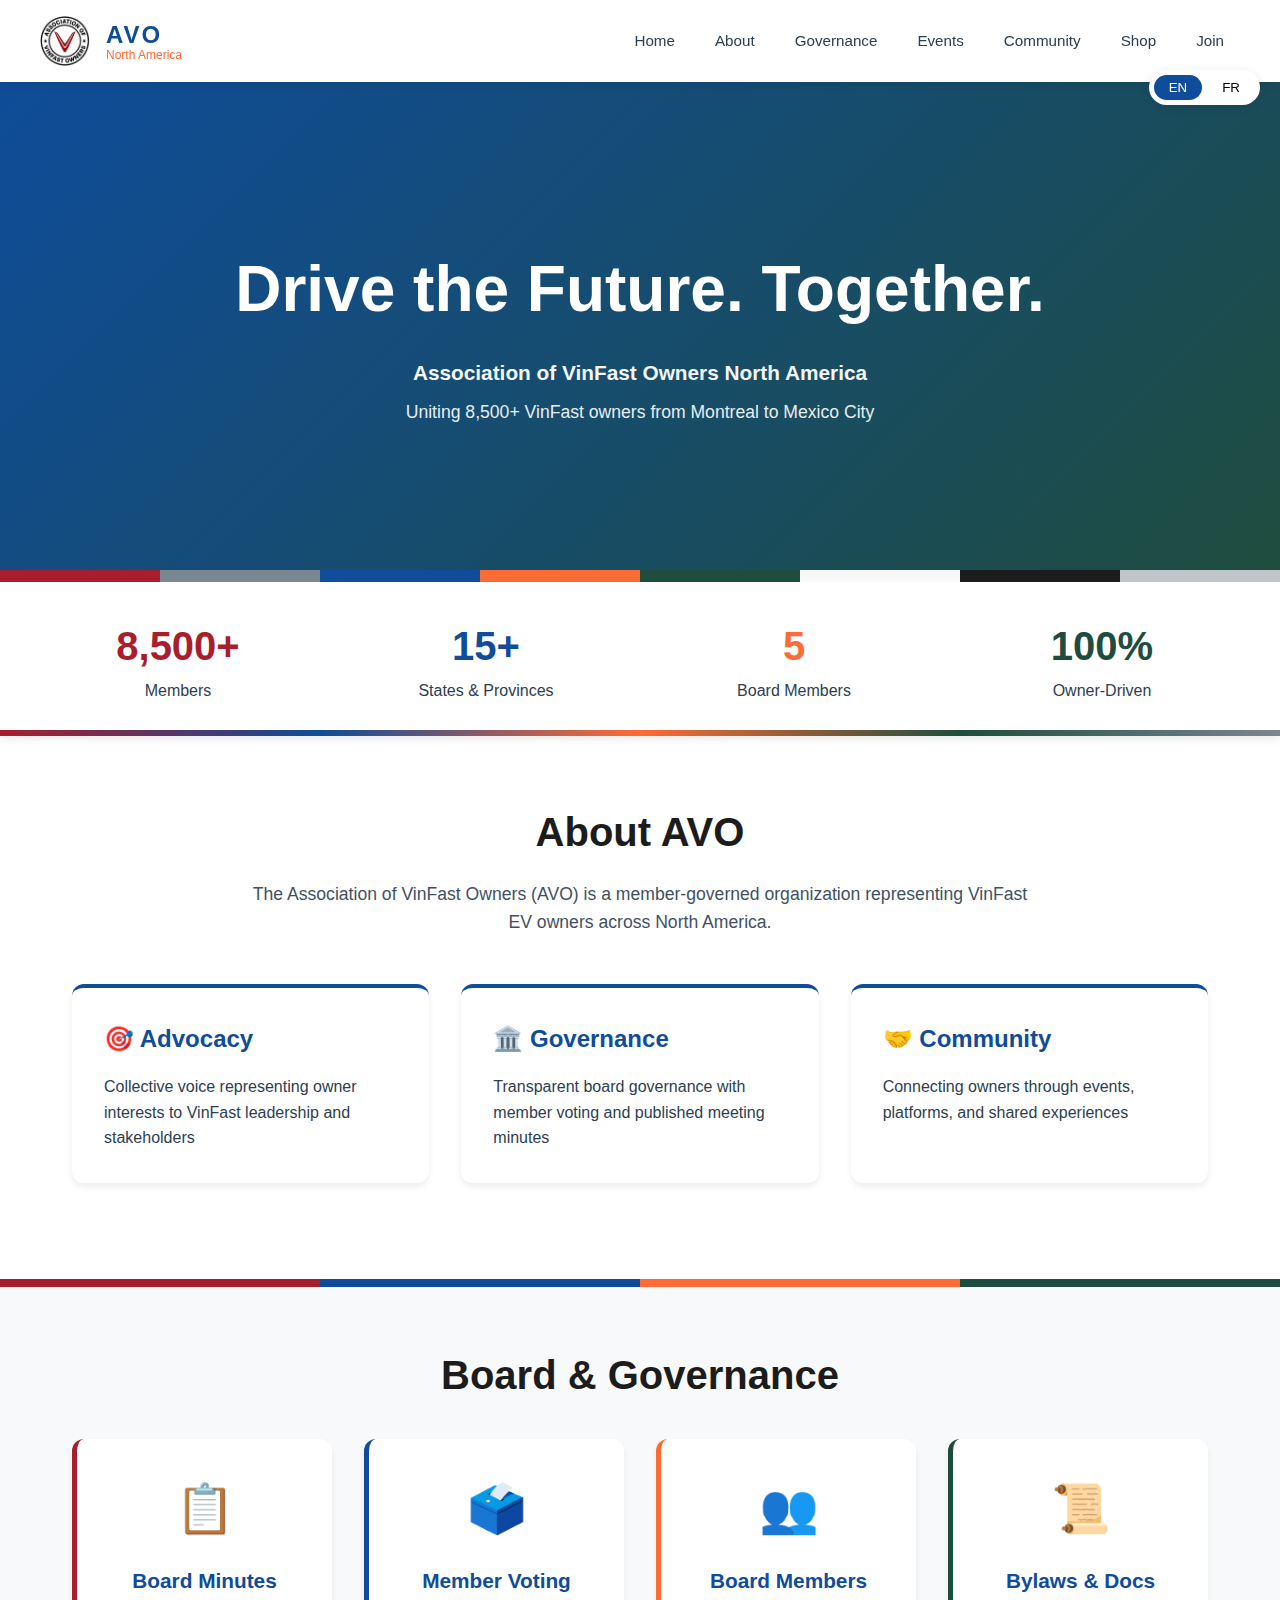
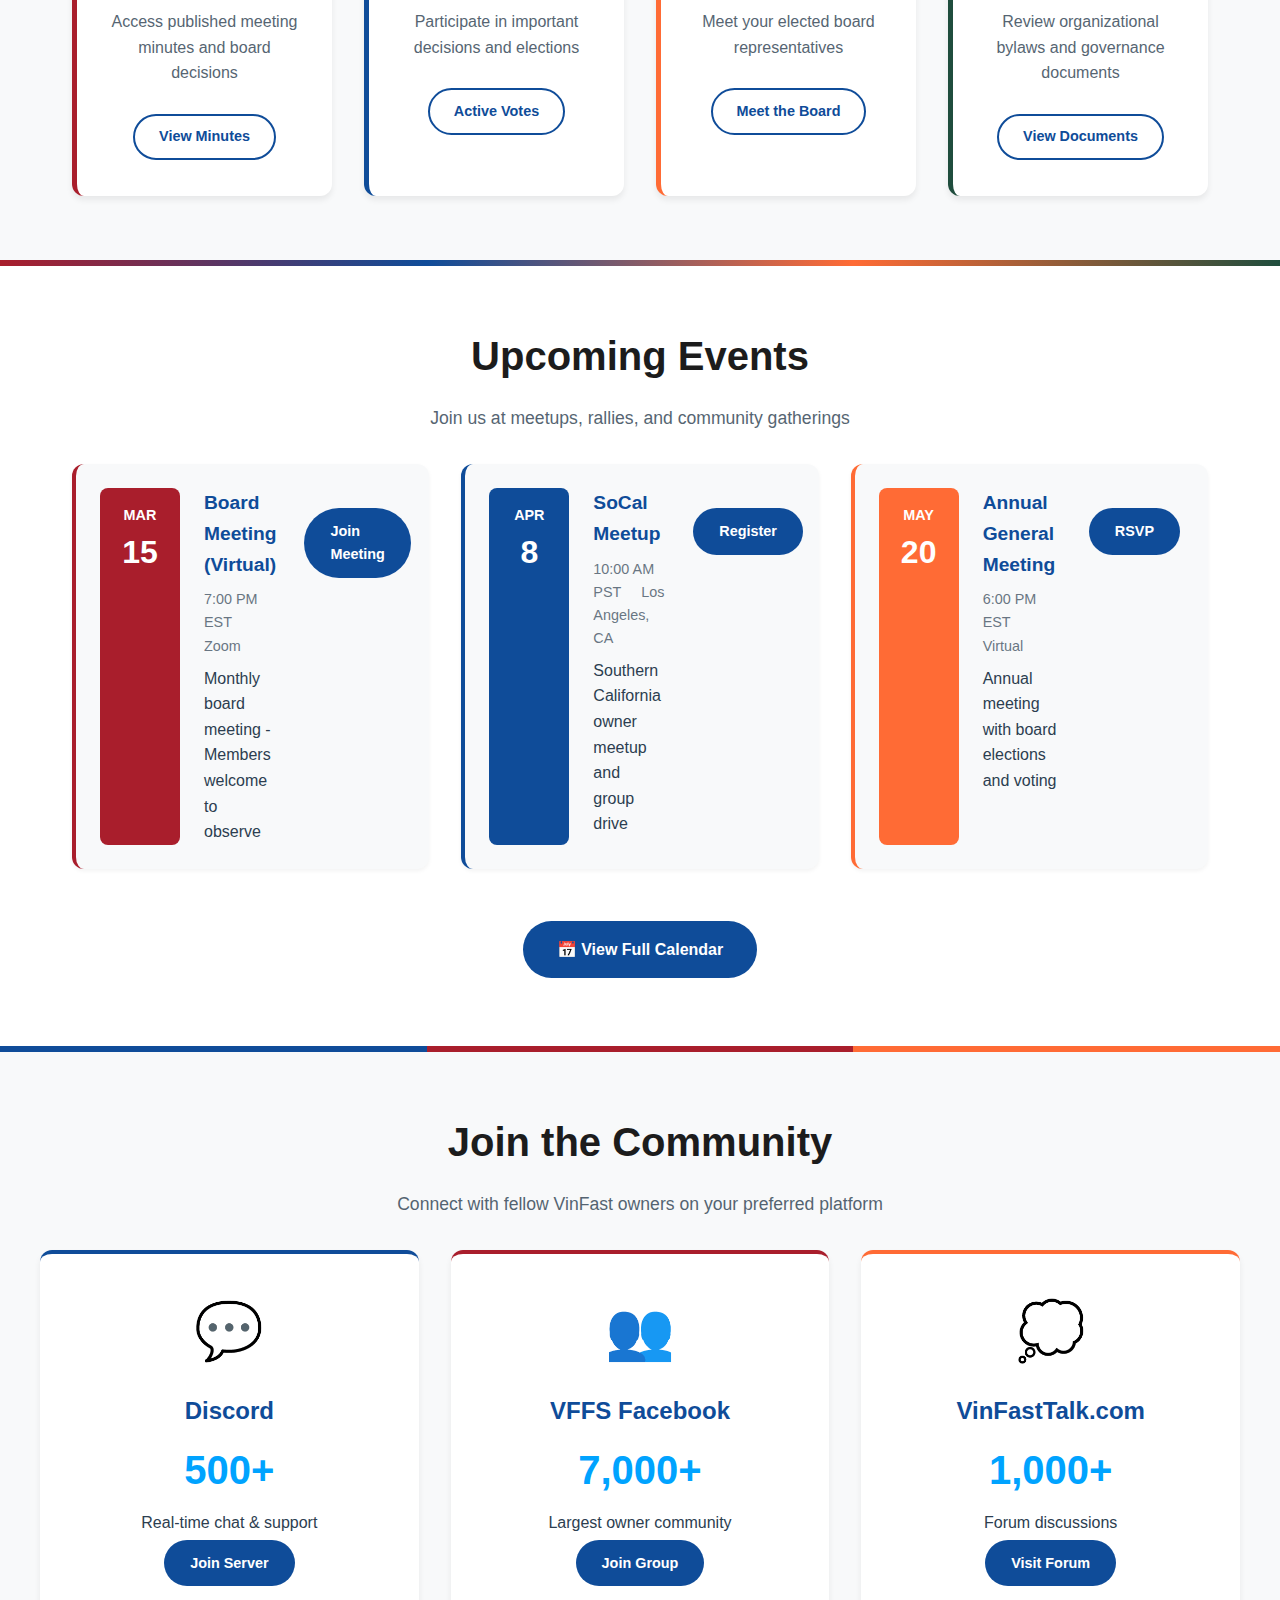
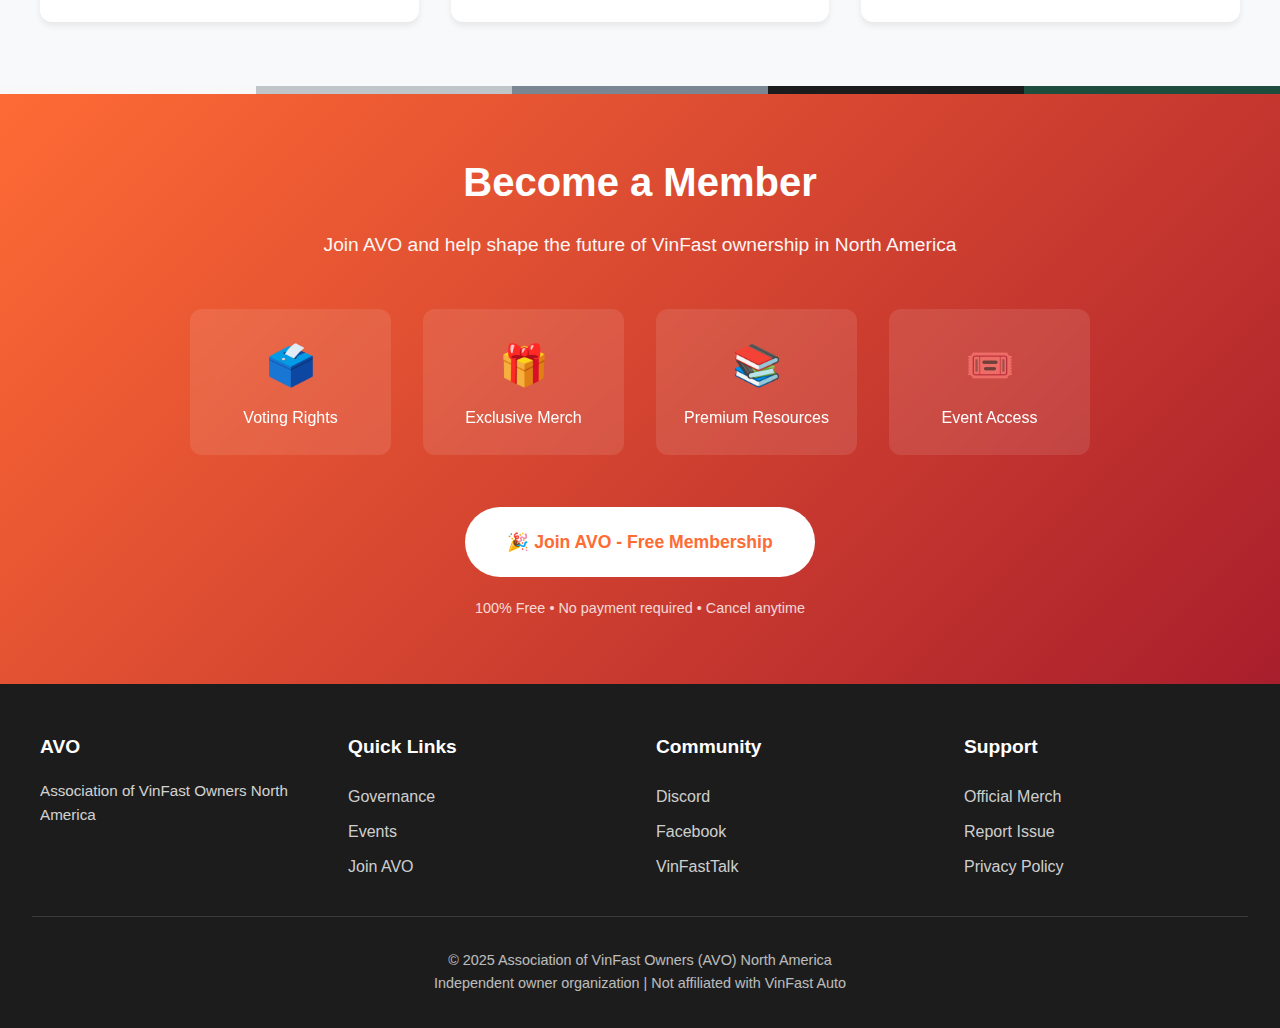
<file: index.html>
<!DOCTYPE html>
<html lang="en">
<head>
    <meta charset="UTF-8">
    <meta name="viewport" content="width=device-width, initial-scale=1.0">
    <title>AVO - Association of VinFast Owners North America</title>
    <meta name="description" content="Association of VinFast Owners (AVO) - North American advocacy, governance, and community for VinFast EV owners.">
    <link rel="stylesheet" href="css/styles.css">
</head>
<body>
    <!-- Language Toggle -->
    <div class="lang-toggle">
        <button class="active" onclick="setLang('en')">EN</button>
        <button onclick="setLang('fr')">FR</button>
    </div>

    <!-- Navigation -->
    <nav>
        <div class="nav-container">
            <div class="logo">
                <img src="images/icons/avo-logo.png" alt="AVO Logo" class="logo-img">
                <div class="logo-text-container">
                    <span class="logo-text">AVO</span>
                    <span class="logo-subtitle">
                        <span lang="en">North America</span>
                        <span lang="fr">Amérique du Nord</span>
                    </span>
                </div>
            </div>
            <div class="nav-links">
                <a href="#home">
                    <span lang="en">Home</span>
                    <span lang="fr">Accueil</span>
                </a>
                <a href="#about">
                    <span lang="en">About</span>
                    <span lang="fr">À Propos</span>
                </a>
                <a href="#governance">
                    <span lang="en">Governance</span>
                    <span lang="fr">Gouvernance</span>
                </a>
                <a href="#events">
                    <span lang="en">Events</span>
                    <span lang="fr">Événements</span>
                </a>
                <a href="#community">
                    <span lang="en">Community</span>
                    <span lang="fr">Communauté</span>
                </a>
                <a href="https://www.bonfire.com/store/association-of-vinfast-owners/" target="_blank">
                    <span lang="en">Shop</span>
                    <span lang="fr">Boutique</span>
                </a>
                <a href="#membership">
                    <span lang="en">Join</span>
                    <span lang="fr">Rejoindre</span>
                </a>
            </div>
        </div>
    </nav>

    <!-- Hero Section -->
    <section class="hero" id="home">
        <div class="hero-overlay"></div>
        <div class="hero-content">
            <h1>
                <span lang="en">Drive the Future. Together.</span>
                <span lang="fr">Conduisons l'Avenir. Ensemble.</span>
            </h1>
            <p class="tagline">
                <span lang="en">Association of VinFast Owners North America</span>
                <span lang="fr">Association des Propriétaires VinFast Amérique du Nord</span>
            </p>
            <p class="hero-subtitle">
                <span lang="en">Uniting 8,500+ VinFast owners from Montreal to Mexico City</span>
                <span lang="fr">Unissant 8,500+ propriétaires VinFast de Montréal à Mexico</span>
            </p>
        </div>
    </section>

    <!-- Stats Bar -->
    <section class="stats-bar">
        <div class="stats-container">
            <div class="stat-item">
                <strong>8,500+</strong>
                <span lang="en">Members</span>
                <span lang="fr">Membres</span>
            </div>
            <div class="stat-item">
                <strong>15+</strong>
                <span lang="en">States & Provinces</span>
                <span lang="fr">États et Provinces</span>
            </div>
            <div class="stat-item">
                <strong>5</strong>
                <span lang="en">Board Members</span>
                <span lang="fr">Membres du Conseil</span>
            </div>
            <div class="stat-item">
                <strong>100%</strong>
                <span lang="en">Owner-Driven</span>
                <span lang="fr">Par les Propriétaires</span>
            </div>
        </div>
    </section>

    <!-- About AVO Section -->
    <section class="content-section" id="about">
        <h2>
            <span lang="en">About AVO</span>
            <span lang="fr">À Propos d'AVO</span>
        </h2>
        <p class="section-intro">
            <span lang="en">The Association of VinFast Owners (AVO) is a member-governed organization representing VinFast EV owners across North America.</span>
            <span lang="fr">L'Association des Propriétaires VinFast (AVO) est une organisation gouvernée par ses membres représentant les propriétaires de VE VinFast en Amérique du Nord.</span>
        </p>

        <div class="card-grid">
            <div class="card">
                <h3>
                    <span lang="en">🎯 Advocacy</span>
                    <span lang="fr">🎯 Défense</span>
                </h3>
                <p lang="en">Collective voice representing owner interests to VinFast leadership and stakeholders</p>
                <p lang="fr">Voix collective représentant les intérêts des propriétaires auprès de VinFast</p>
            </div>

            <div class="card">
                <h3>
                    <span lang="en">🏛️ Governance</span>
                    <span lang="fr">🏛️ Gouvernance</span>
                </h3>
                <p lang="en">Transparent board governance with member voting and published meeting minutes</p>
                <p lang="fr">Gouvernance transparente avec vote des membres et procès-verbaux publiés</p>
            </div>

            <div class="card">
                <h3>
                    <span lang="en">🤝 Community</span>
                    <span lang="fr">🤝 Communauté</span>
                </h3>
                <p lang="en">Connecting owners through events, platforms, and shared experiences</p>
                <p lang="fr">Connecter les propriétaires par des événements et expériences partagées</p>
            </div>
        </div>
    </section>

    <!-- Governance Section -->
    <section class="governance-section" id="governance">
        <div class="container">
            <h2>
                <span lang="en">Board & Governance</span>
                <span lang="fr">Conseil et Gouvernance</span>
            </h2>

            <div class="governance-grid">
                <div class="governance-card">
                    <div class="card-icon">📋</div>
                    <h3>
                        <span lang="en">Board Minutes</span>
                        <span lang="fr">Procès-Verbaux</span>
                    </h3>
                    <p lang="en">Access published meeting minutes and board decisions</p>
                    <p lang="fr">Accéder aux procès-verbaux et décisions du conseil</p>
                    <a href="#" class="btn btn-small btn-outline">
                        <span lang="en">View Minutes</span>
                        <span lang="fr">Voir Procès-Verbaux</span>
                    </a>
                </div>

                <div class="governance-card">
                    <div class="card-icon">🗳️</div>
                    <h3>
                        <span lang="en">Member Voting</span>
                        <span lang="fr">Vote des Membres</span>
                    </h3>
                    <p lang="en">Participate in important decisions and elections</p>
                    <p lang="fr">Participer aux décisions importantes et élections</p>
                    <a href="#" class="btn btn-small btn-outline">
                        <span lang="en">Active Votes</span>
                        <span lang="fr">Votes Actifs</span>
                    </a>
                </div>

                <div class="governance-card">
                    <div class="card-icon">👥</div>
                    <h3>
                        <span lang="en">Board Members</span>
                        <span lang="fr">Membres du Conseil</span>
                    </h3>
                    <p lang="en">Meet your elected board representatives</p>
                    <p lang="fr">Rencontrez vos représentants élus</p>
                    <a href="board.html" class="btn btn-small btn-outline">
                        <span lang="en">Meet the Board</span>
                        <span lang="fr">Voir le Conseil</span>
                    </a>
                </div>

                <div class="governance-card">
                    <div class="card-icon">📜</div>
                    <h3>
                        <span lang="en">Bylaws & Docs</span>
                        <span lang="fr">Règlements</span>
                    </h3>
                    <p lang="en">Review organizational bylaws and governance documents</p>
                    <p lang="fr">Consulter les règlements et documents de gouvernance</p>
                    <a href="documents.html" class="btn btn-small btn-outline">
                        <span lang="en">View Documents</span>
                        <span lang="fr">Voir Documents</span>
                    </a>
                </div>
            </div>
        </div>
    </section>

    <!-- Events Calendar Section -->
    <section class="events-section" id="events">
        <div class="container">
            <h2>
                <span lang="en">Upcoming Events</span>
                <span lang="fr">Événements à Venir</span>
            </h2>
            <p class="section-description">
                <span lang="en">Join us at meetups, rallies, and community gatherings</span>
                <span lang="fr">Rejoignez-nous lors de rencontres, rallyes et rassemblements</span>
            </p>

            <div class="events-grid">
                <div class="event-card">
                    <div class="event-date">
                        <span class="month">
                            <span lang="en">MAR</span>
                            <span lang="fr">MARS</span>
                        </span>
                        <span class="day">15</span>
                    </div>
                    <div class="event-details">
                        <h3>
                            <span lang="en">Board Meeting (Virtual)</span>
                            <span lang="fr">Réunion du Conseil (Virtuelle)</span>
                        </h3>
                        <p class="event-info">
                            <span class="event-time">7:00 PM EST</span>
                            <span class="event-location">
                                <span lang="en">Zoom</span>
                                <span lang="fr">Zoom</span>
                            </span>
                        </p>
                        <p lang="en">Monthly board meeting - Members welcome to observe</p>
                        <p lang="fr">Réunion mensuelle du conseil - Membres bienvenus</p>
                    </div>
                    <div class="event-actions">
                        <a href="#" class="btn btn-small">
                            <span lang="en">Join Meeting</span>
                            <span lang="fr">Rejoindre</span>
                        </a>
                    </div>
                </div>

                <div class="event-card">
                    <div class="event-date">
                        <span class="month">
                            <span lang="en">APR</span>
                            <span lang="fr">AVR</span>
                        </span>
                        <span class="day">8</span>
                    </div>
                    <div class="event-details">
                        <h3>
                            <span lang="en">SoCal Meetup</span>
                            <span lang="fr">Rencontre SoCal</span>
                        </h3>
                        <p class="event-info">
                            <span class="event-time">10:00 AM PST</span>
                            <span class="event-location">Los Angeles, CA</span>
                        </p>
                        <p lang="en">Southern California owner meetup and group drive</p>
                        <p lang="fr">Rencontre et conduite de groupe en Californie du Sud</p>
                    </div>
                    <div class="event-actions">
                        <a href="#" class="btn btn-small">
                            <span lang="en">Register</span>
                            <span lang="fr">S'inscrire</span>
                        </a>
                    </div>
                </div>

                <div class="event-card">
                    <div class="event-date">
                        <span class="month">
                            <span lang="en">MAY</span>
                            <span lang="fr">MAI</span>
                        </span>
                        <span class="day">20</span>
                    </div>
                    <div class="event-details">
                        <h3>
                            <span lang="en">Annual General Meeting</span>
                            <span lang="fr">Assemblée Générale Annuelle</span>
                        </h3>
                        <p class="event-info">
                            <span class="event-time">6:00 PM EST</span>
                            <span class="event-location">
                                <span lang="en">Virtual</span>
                                <span lang="fr">Virtuel</span>
                            </span>
                        </p>
                        <p lang="en">Annual meeting with board elections and voting</p>
                        <p lang="fr">Assemblée annuelle avec élections et votes</p>
                    </div>
                    <div class="event-actions">
                        <a href="#" class="btn btn-small">
                            <span lang="en">RSVP</span>
                            <span lang="fr">RSVP</span>
                        </a>
                    </div>
                </div>
            </div>

            <div class="events-cta">
                <a href="#" class="btn">
                    <span lang="en">📅 View Full Calendar</span>
                    <span lang="fr">📅 Voir Calendrier Complet</span>
                </a>
            </div>
        </div>
    </section>

    <!-- Community Platforms -->
    <section class="communities-section" id="community">
        <h2>
            <span lang="en">Join the Community</span>
            <span lang="fr">Rejoindre la Communauté</span>
        </h2>
        <p class="section-description">
            <span lang="en">Connect with fellow VinFast owners on your preferred platform</span>
            <span lang="fr">Connectez-vous avec d'autres propriétaires VinFast</span>
        </p>

        <div class="platform-grid">
            <div class="platform">
                <div class="platform-icon">💬</div>
                <h3>Discord</h3>
                <div class="platform-number">500+</div>
                <p lang="en">Real-time chat & support</p>
                <p lang="fr">Chat et support en temps réel</p>
                <a href="https://discord.gg/puQqaEZFAQ" class="btn btn-small" target="_blank" rel="noopener noreferrer">
                    <span lang="en">Join Server</span>
                    <span lang="fr">Rejoindre</span>
                </a>
            </div>

            <div class="platform">
                <div class="platform-icon">👥</div>
                <h3>VFFS Facebook</h3>
                <div class="platform-number">7,000+</div>
                <p lang="en">Largest owner community</p>
                <p lang="fr">Plus grande communauté</p>
                <a href="https://www.facebook.com/share/g/17dH6oZRA4/" class="btn btn-small" target="_blank" rel="noopener noreferrer">
                    <span lang="en">Join Group</span>
                    <span lang="fr">Rejoindre</span>
                </a>
            </div>

            <div class="platform">
                <div class="platform-icon">💭</div>
                <h3>VinFastTalk.com</h3>
                <div class="platform-number">1,000+</div>
                <p lang="en">Forum discussions</p>
                <p lang="fr">Discussions forum</p>
                <a href="https://vinfasttalk.com" class="btn btn-small" target="_blank">
                    <span lang="en">Visit Forum</span>
                    <span lang="fr">Visiter</span>
                </a>
            </div>
        </div>
    </section>

    <!-- Membership Section -->
    <section class="membership-section" id="membership">
        <div class="membership-content">
            <h2>
                <span lang="en">Become a Member</span>
                <span lang="fr">Devenir Membre</span>
            </h2>
            <p lang="en">Join AVO and help shape the future of VinFast ownership in North America</p>
            <p lang="fr">Rejoignez AVO et aidez à façonner l'avenir de la propriété VinFast</p>

            <div class="membership-benefits">
                <div class="benefit">
                    <span class="benefit-icon">🗳️</span>
                    <span lang="en">Voting Rights</span>
                    <span lang="fr">Droit de Vote</span>
                </div>
                <div class="benefit">
                    <span class="benefit-icon">🎁</span>
                    <span lang="en">Exclusive Merch</span>
                    <span lang="fr">Marchandise Exclusive</span>
                </div>
                <div class="benefit">
                    <span class="benefit-icon">📚</span>
                    <span lang="en">Premium Resources</span>
                    <span lang="fr">Ressources Premium</span>
                </div>
                <div class="benefit">
                    <span class="benefit-icon">🎟️</span>
                    <span lang="en">Event Access</span>
                    <span lang="fr">Accès Événements</span>
                </div>
            </div>

            <div class="membership-cta">
                <a href="join.html" class="btn btn-large">
                    <span lang="en">🎉 Join AVO - Free Membership</span>
                    <span lang="fr">🎉 Rejoindre AVO - Adhésion Gratuite</span>
                </a>
                <p class="small-text">
                    <span lang="en">100% Free • No payment required • Cancel anytime</span>
                    <span lang="fr">100% Gratuit • Aucun paiement requis • Annuler à tout moment</span>
                </p>
            </div>
        </div>
    </section>

    <!-- Footer -->
    <footer>
        <div class="footer-content">
            <div class="footer-section">
                <h4>AVO</h4>
                <p lang="en">Association of VinFast Owners North America</p>
                <p lang="fr">Association des Propriétaires VinFast Amérique du Nord</p>
            </div>

            <div class="footer-section">
                <h4>
                    <span lang="en">Quick Links</span>
                    <span lang="fr">Liens Rapides</span>
                </h4>
                <ul class="footer-links">
                    <li><a href="#governance">
                        <span lang="en">Governance</span>
                        <span lang="fr">Gouvernance</span>
                    </a></li>
                    <li><a href="#events">
                        <span lang="en">Events</span>
                        <span lang="fr">Événements</span>
                    </a></li>
                    <li><a href="#membership">
                        <span lang="en">Join AVO</span>
                        <span lang="fr">Rejoindre AVO</span>
                    </a></li>
                </ul>
            </div>

            <div class="footer-section">
                <h4>
                    <span lang="en">Community</span>
                    <span lang="fr">Communauté</span>
                </h4>
                <ul class="footer-links">
                    <li><a href="https://discord.gg/puQqaEZFAQ" target="_blank">Discord</a></li>
                    <li><a href="https://www.facebook.com/share/g/17dH6oZRA4/" target="_blank">Facebook</a></li>
                    <li><a href="https://vinfasttalk.com" target="_blank">VinFastTalk</a></li>
                </ul>
            </div>

            <div class="footer-section">
                <h4>
                    <span lang="en">Support</span>
                    <span lang="fr">Support</span>
                </h4>
                <ul class="footer-links">
                    <li><a href="https://www.bonfire.com/store/association-of-vinfast-owners/" target="_blank">
                        <span lang="en">Official Merch</span>
                        <span lang="fr">Marchandise Officielle</span>
                    </a></li>
                    <li><a href="report-issue.html">
                        <span lang="en">Report Issue</span>
                        <span lang="fr">Signaler un Problème</span>
                    </a></li>
                    <li><a href="privacy.html">
                        <span lang="en">Privacy Policy</span>
                        <span lang="fr">Politique de Confidentialité</span>
                    </a></li>
                </ul>
            </div>
        </div>

        <div class="footer-bottom">
            <p>
                <span lang="en">© 2025 Association of VinFast Owners (AVO) North America</span>
                <span lang="fr">© 2025 Association des Propriétaires VinFast (AVO) Amérique du Nord</span>
            </p>
            <p>
                <span lang="en">Independent owner organization | Not affiliated with VinFast Auto</span>
                <span lang="fr">Organisation indépendante | Non affiliée à VinFast Auto</span>
            </p>
        </div>
    </footer>

    <script src="js/main.js"></script>
</body>
</html>
</file>
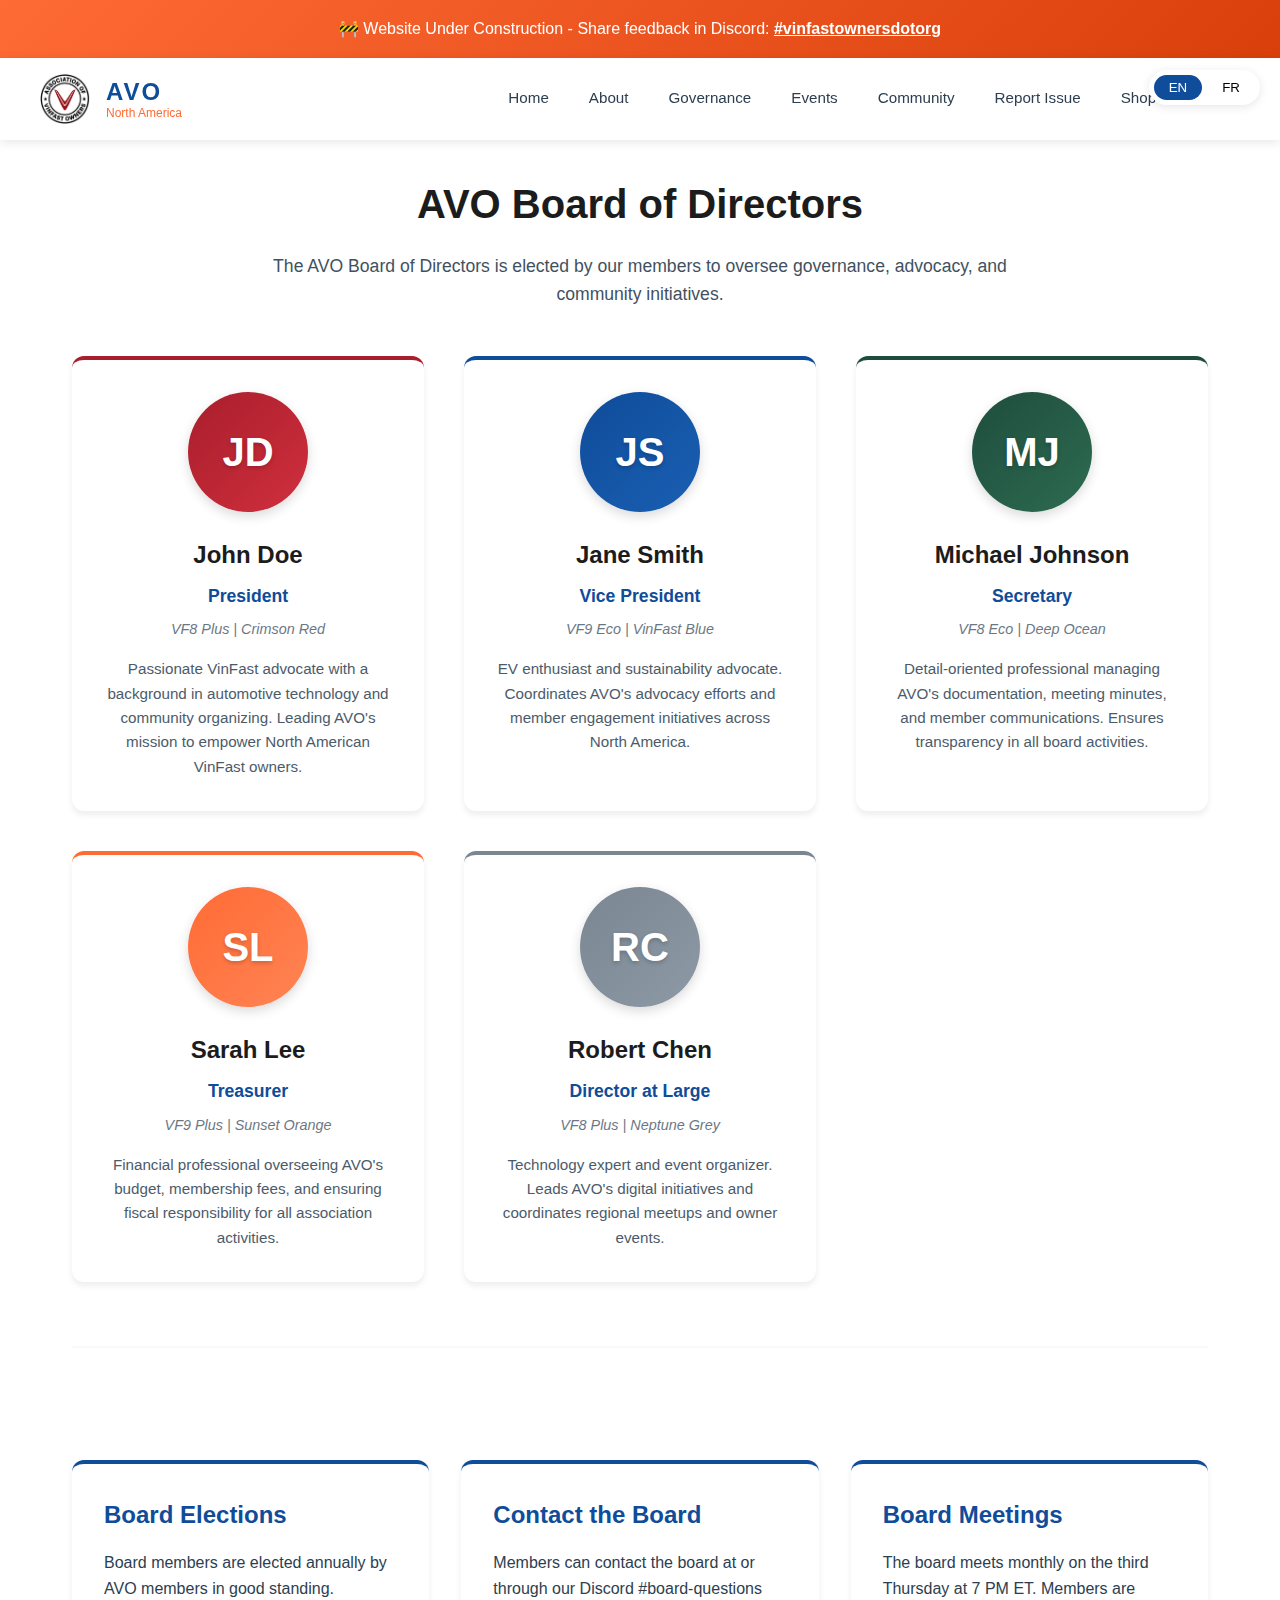
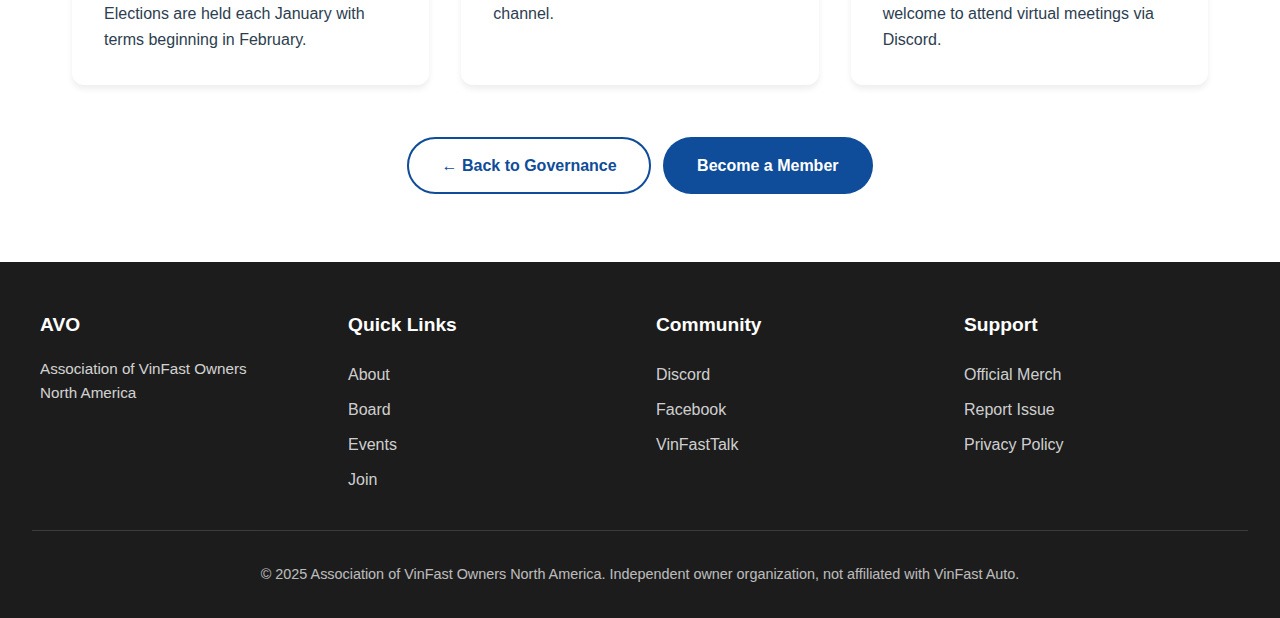
<file: board.html>
<!DOCTYPE html>
<html lang="en">
<head>
    <meta charset="UTF-8">
    <meta name="viewport" content="width=device-width, initial-scale=1.0">

    <!-- Primary Meta Tags -->
    <title>AVO Board of Directors | VinFast Owner Leadership | North America</title>
    <meta name="title" content="AVO Board of Directors | VinFast Owner Leadership | North America">
    <meta name="description" content="Meet the elected Board of Directors representing 8,500+ VinFast owners across North America. Transparent governance, monthly meetings, and member advocacy for VF8 & VF9 owners.">
    <meta name="keywords" content="VinFast board of directors, VinFast owner leadership, AVO board members, VinFast governance, owner elected board">

    <!-- Multilingual SEO -->
    <link rel="alternate" hreflang="en" href="https://vinfastowners.org/board.html" />
    <link rel="alternate" hreflang="en-US" href="https://vinfastowners.org/board.html" />
    <link rel="alternate" hreflang="en-CA" href="https://vinfastowners.org/board.html" />
    <link rel="alternate" hreflang="fr-CA" href="https://vinfastowners.org/board.html?lang=fr" />
    <link rel="alternate" hreflang="x-default" href="https://vinfastowners.org/board.html" />

    <!-- Open Graph / Facebook -->
    <meta property="og:type" content="website">
    <meta property="og:url" content="https://vinfastowners.org/board.html">
    <meta property="og:title" content="AVO Board of Directors | VinFast Owner Leadership">
    <meta property="og:description" content="Meet the elected Board of Directors representing 8,500+ VinFast owners across North America.">
    <meta property="og:image" content="https://vinfastowners.org/images/icons/avo-logo.png">

    <!-- Twitter Card -->
    <meta name="twitter:card" content="summary">
    <meta name="twitter:url" content="https://vinfastowners.org/board.html">
    <meta name="twitter:title" content="AVO Board of Directors | VinFast Owner Leadership">
    <meta name="twitter:description" content="Meet the elected Board of Directors representing 8,500+ VinFast owners.">

    <!-- Canonical URL -->
    <link rel="canonical" href="https://vinfastowners.org/board.html" />

    <link rel="stylesheet" href="css/styles.css">
</head>
<body>
    <!-- Under Construction Banner -->
    <div style="background: linear-gradient(135deg, #FF6B35 0%, #d93f0b 100%); color: white; text-align: center; padding: 1rem 1.5rem; font-weight: 500; box-shadow: 0 2px 8px rgba(0,0,0,0.1); position: sticky; top: 0; z-index: 1000;">
        <span lang="en">🚧 Website Under Construction - Share feedback in Discord: <a href="https://discord.gg/WRVqmKuFFA" target="_blank" style="color: white; text-decoration: underline; font-weight: 700;">#vinfastownersdotorg</a></span>
        <span lang="fr">🚧 Site en Construction - Partagez vos commentaires sur Discord: <a href="https://discord.gg/WRVqmKuFFA" target="_blank" style="color: white; text-decoration: underline; font-weight: 700;">#vinfastownersdotorg</a></span>
    </div>

    <!-- Language Toggle -->
    <div class="lang-toggle">
        <button onclick="setLang('en')" class="active">EN</button>
        <button onclick="setLang('fr')">FR</button>
    </div>

    <!-- Navigation -->
    <nav>
        <div class="nav-container">
            <div class="logo">
                <img src="images/icons/avo-logo.png" alt="AVO Logo" class="logo-img">
                <div class="logo-text-container">
                    <span class="logo-text">AVO</span>
                    <span class="logo-subtitle">
                        <span lang="en">North America</span>
                        <span lang="fr">Amérique du Nord</span>
                    </span>
                </div>
            </div>
            <div class="nav-links">
                <a href="index.html">
                    <span lang="en">Home</span>
                    <span lang="fr">Accueil</span>
                </a>
                <a href="index.html#about">
                    <span lang="en">About</span>
                    <span lang="fr">À Propos</span>
                </a>
                <a href="index.html#governance">
                    <span lang="en">Governance</span>
                    <span lang="fr">Gouvernance</span>
                </a>
                <a href="index.html#events">
                    <span lang="en">Events</span>
                    <span lang="fr">Événements</span>
                </a>
                <a href="index.html#community">
                    <span lang="en">Community</span>
                    <span lang="fr">Communauté</span>
                </a>
                <a href="report-issue.html">
                    <span lang="en">Report Issue</span>
                    <span lang="fr">Signaler</span>
                </a>
                <a href="https://www.bonfire.com/store/association-of-vinfast-owners/" target="_blank">
                    <span lang="en">Shop</span>
                    <span lang="fr">Boutique</span>
                </a>
                <a href="index.html#membership">
                    <span lang="en">Join</span>
                    <span lang="fr">Adhérer</span>
                </a>
            </div>
        </div>
    </nav>

    <!-- Board Members Section -->
    <section class="content-section" style="padding-top: 2rem;">
        <h2>
            <span lang="en">AVO Board of Directors</span>
            <span lang="fr">Conseil d'Administration AVO</span>
        </h2>
        <p class="section-intro" lang="en">
            The AVO Board of Directors is elected by our members to oversee governance, advocacy, and community initiatives.
        </p>
        <p class="section-intro" lang="fr">
            Le conseil d'administration d'AVO est élu par nos membres pour superviser la gouvernance, le plaidoyer et les initiatives communautaires.
        </p>

        <div class="board-grid">
            <!-- Board Member 1 - President -->
            <div class="board-member-card">
                <div class="board-member-photo">
                    <div class="photo-placeholder">
                        <span class="initials">JD</span>
                    </div>
                </div>
                <div class="board-member-info">
                    <h3 class="board-member-name">John Doe</h3>
                    <div class="board-member-title">
                        <span lang="en">President</span>
                        <span lang="fr">Président</span>
                    </div>
                    <div class="board-member-vehicle">VF8 Plus | Crimson Red</div>
                    <p class="board-member-bio" lang="en">
                        Passionate VinFast advocate with a background in automotive technology and community organizing. Leading AVO's mission to empower North American VinFast owners.
                    </p>
                    <p class="board-member-bio" lang="fr">
                        Défenseur passionné de VinFast avec une expérience en technologie automobile et organisation communautaire.
                    </p>
                </div>
            </div>

            <!-- Board Member 2 - Vice President -->
            <div class="board-member-card">
                <div class="board-member-photo">
                    <div class="photo-placeholder">
                        <span class="initials">JS</span>
                    </div>
                </div>
                <div class="board-member-info">
                    <h3 class="board-member-name">Jane Smith</h3>
                    <div class="board-member-title">
                        <span lang="en">Vice President</span>
                        <span lang="fr">Vice-Présidente</span>
                    </div>
                    <div class="board-member-vehicle">VF9 Eco | VinFast Blue</div>
                    <p class="board-member-bio" lang="en">
                        EV enthusiast and sustainability advocate. Coordinates AVO's advocacy efforts and member engagement initiatives across North America.
                    </p>
                    <p class="board-member-bio" lang="fr">
                        Passionnée de VE et défenseure de la durabilité. Coordonne les efforts de plaidoyer d'AVO.
                    </p>
                </div>
            </div>

            <!-- Board Member 3 - Secretary -->
            <div class="board-member-card">
                <div class="board-member-photo">
                    <div class="photo-placeholder">
                        <span class="initials">MJ</span>
                    </div>
                </div>
                <div class="board-member-info">
                    <h3 class="board-member-name">Michael Johnson</h3>
                    <div class="board-member-title">
                        <span lang="en">Secretary</span>
                        <span lang="fr">Secrétaire</span>
                    </div>
                    <div class="board-member-vehicle">VF8 Eco | Deep Ocean</div>
                    <p class="board-member-bio" lang="en">
                        Detail-oriented professional managing AVO's documentation, meeting minutes, and member communications. Ensures transparency in all board activities.
                    </p>
                    <p class="board-member-bio" lang="fr">
                        Professionnel méticuleux gérant la documentation d'AVO et les communications avec les membres.
                    </p>
                </div>
            </div>

            <!-- Board Member 4 - Treasurer -->
            <div class="board-member-card">
                <div class="board-member-photo">
                    <div class="photo-placeholder">
                        <span class="initials">SL</span>
                    </div>
                </div>
                <div class="board-member-info">
                    <h3 class="board-member-name">Sarah Lee</h3>
                    <div class="board-member-title">
                        <span lang="en">Treasurer</span>
                        <span lang="fr">Trésorière</span>
                    </div>
                    <div class="board-member-vehicle">VF9 Plus | Sunset Orange</div>
                    <p class="board-member-bio" lang="en">
                        Financial professional overseeing AVO's budget, membership fees, and ensuring fiscal responsibility for all association activities.
                    </p>
                    <p class="board-member-bio" lang="fr">
                        Professionnelle financière supervisant le budget d'AVO et garantissant la responsabilité fiscale.
                    </p>
                </div>
            </div>

            <!-- Board Member 5 - Director at Large -->
            <div class="board-member-card">
                <div class="board-member-photo">
                    <div class="photo-placeholder">
                        <span class="initials">RC</span>
                    </div>
                </div>
                <div class="board-member-info">
                    <h3 class="board-member-name">Robert Chen</h3>
                    <div class="board-member-title">
                        <span lang="en">Director at Large</span>
                        <span lang="fr">Directeur Général</span>
                    </div>
                    <div class="board-member-vehicle">VF8 Plus | Neptune Grey</div>
                    <p class="board-member-bio" lang="en">
                        Technology expert and event organizer. Leads AVO's digital initiatives and coordinates regional meetups and owner events.
                    </p>
                    <p class="board-member-bio" lang="fr">
                        Expert en technologie et organisateur d'événements. Dirige les initiatives numériques d'AVO.
                    </p>
                </div>
            </div>
        </div>

        <!-- Board Information -->
        <div class="board-info-section">
            <div class="card-grid" style="margin-top: 4rem;">
                <div class="card">
                    <h3>
                        <span lang="en">Board Elections</span>
                        <span lang="fr">Élections du Conseil</span>
                    </h3>
                    <p lang="en">
                        Board members are elected annually by AVO members in good standing. Elections are held each January with terms beginning in February.
                    </p>
                    <p lang="fr">
                        Les membres du conseil sont élus chaque année par les membres d'AVO en règle.
                    </p>
                </div>

                <div class="card">
                    <h3>
                        <span lang="en">Contact the Board</span>
                        <span lang="fr">Contacter le Conseil</span>
                    </h3>
                    <p lang="en">
                        Members can contact the board at <strong data-email="obneq@ivasnfgbjaref.bet"></strong> or through our Discord #board-questions channel.
                    </p>
                    <p lang="fr">
                        Les membres peuvent contacter le conseil à <strong data-email="obneq@ivasnfgbjaref.bet"></strong>.
                    </p>
                </div>

                <div class="card">
                    <h3>
                        <span lang="en">Board Meetings</span>
                        <span lang="fr">Réunions du Conseil</span>
                    </h3>
                    <p lang="en">
                        The board meets monthly on the third Thursday at 7 PM ET. Members are welcome to attend virtual meetings via Discord.
                    </p>
                    <p lang="fr">
                        Le conseil se réunit mensuellement le troisième jeudi à 19h HE.
                    </p>
                </div>
            </div>
        </div>

        <div class="text-center" style="margin-top: 3rem;">
            <a href="index.html#governance" class="btn btn-outline">
                <span lang="en">← Back to Governance</span>
                <span lang="fr">← Retour à la Gouvernance</span>
            </a>
            <a href="index.html#membership" class="btn">
                <span lang="en">Become a Member</span>
                <span lang="fr">Devenir Membre</span>
            </a>
        </div>
    </section>

    <!-- Footer -->
    <footer>
        <div class="footer-content">
            <div class="footer-section">
                <h4>AVO</h4>
                <p lang="en">Association of VinFast Owners<br>North America</p>
                <p lang="fr">Association des Propriétaires VinFast<br>Amérique du Nord</p>
            </div>
            <div class="footer-section">
                <h4>
                    <span lang="en">Quick Links</span>
                    <span lang="fr">Liens Rapides</span>
                </h4>
                <ul class="footer-links">
                    <li><a href="index.html#about"><span lang="en">About</span><span lang="fr">À Propos</span></a></li>
                    <li><a href="board.html"><span lang="en">Board</span><span lang="fr">Conseil</span></a></li>
                    <li><a href="index.html#events"><span lang="en">Events</span><span lang="fr">Événements</span></a></li>
                    <li><a href="index.html#membership"><span lang="en">Join</span><span lang="fr">Adhérer</span></a></li>
                </ul>
            </div>
            <div class="footer-section">
                <h4>
                    <span lang="en">Community</span>
                    <span lang="fr">Communauté</span>
                </h4>
                <ul class="footer-links">
                    <li><a href="https://discord.gg/puQqaEZFAQ" target="_blank">Discord</a></li>
                    <li><a href="https://www.facebook.com/share/g/17dH6oZRA4/" target="_blank">Facebook</a></li>
                    <li><a href="https://vinfasttalk.com" target="_blank">VinFastTalk</a></li>
                </ul>
            </div>
            <div class="footer-section">
                <h4>
                    <span lang="en">Support</span>
                    <span lang="fr">Support</span>
                </h4>
                <ul class="footer-links">
                    <li><a href="https://www.bonfire.com/store/association-of-vinfast-owners/" target="_blank">
                        <span lang="en">Official Merch</span>
                        <span lang="fr">Marchandise Officielle</span>
                    </a></li>
                    <li><a href="report-issue.html">
                        <span lang="en">Report Issue</span>
                        <span lang="fr">Signaler un Problème</span>
                    </a></li>
                    <li><a href="privacy.html">
                        <span lang="en">Privacy Policy</span>
                        <span lang="fr">Politique de Confidentialité</span>
                    </a></li>
                </ul>
            </div>
        </div>
        <div class="footer-bottom">
            <p lang="en">&copy; 2025 Association of VinFast Owners North America. Independent owner organization, not affiliated with VinFast Auto.</p>
            <p lang="fr">&copy; 2025 Association des Propriétaires VinFast Amérique du Nord. Organisation indépendante, non affiliée à VinFast Auto.</p>
        </div>
    </footer>

    <script src="js/main.js"></script>
</body>
</html>
</file>
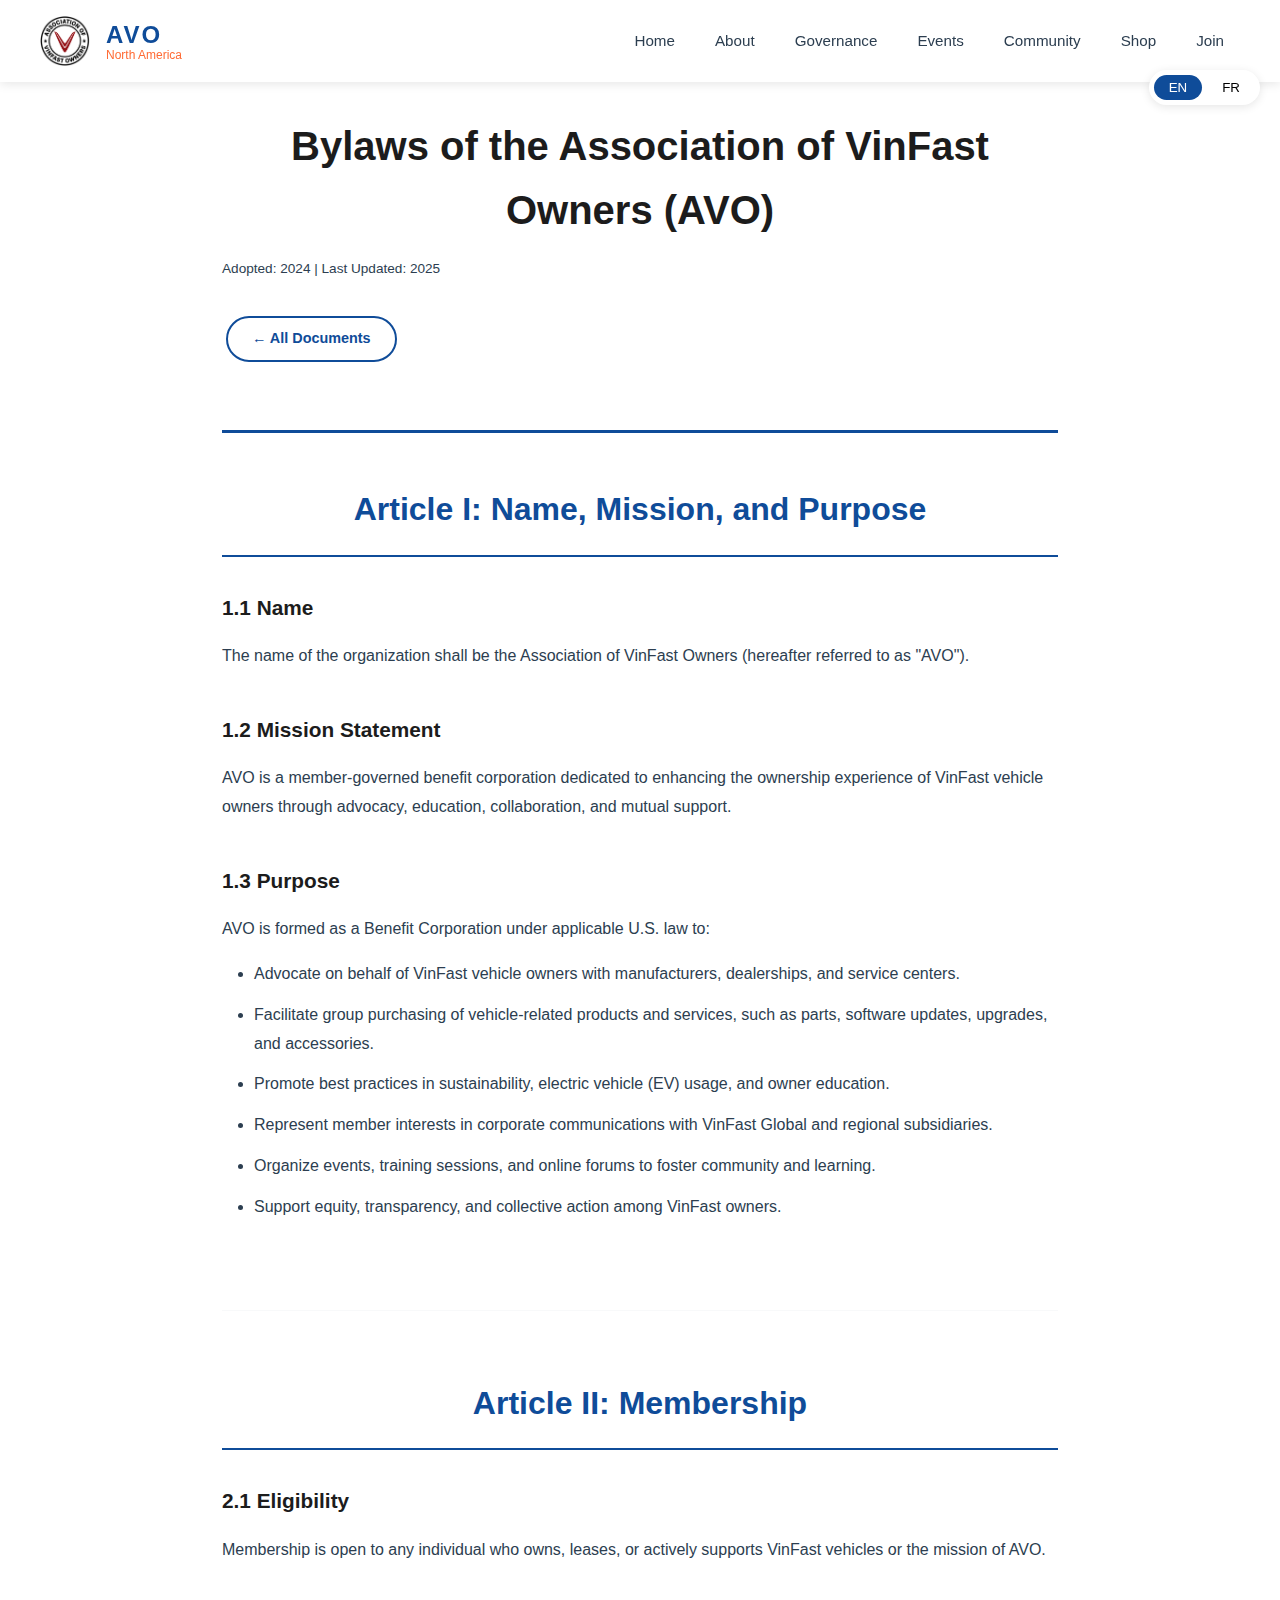
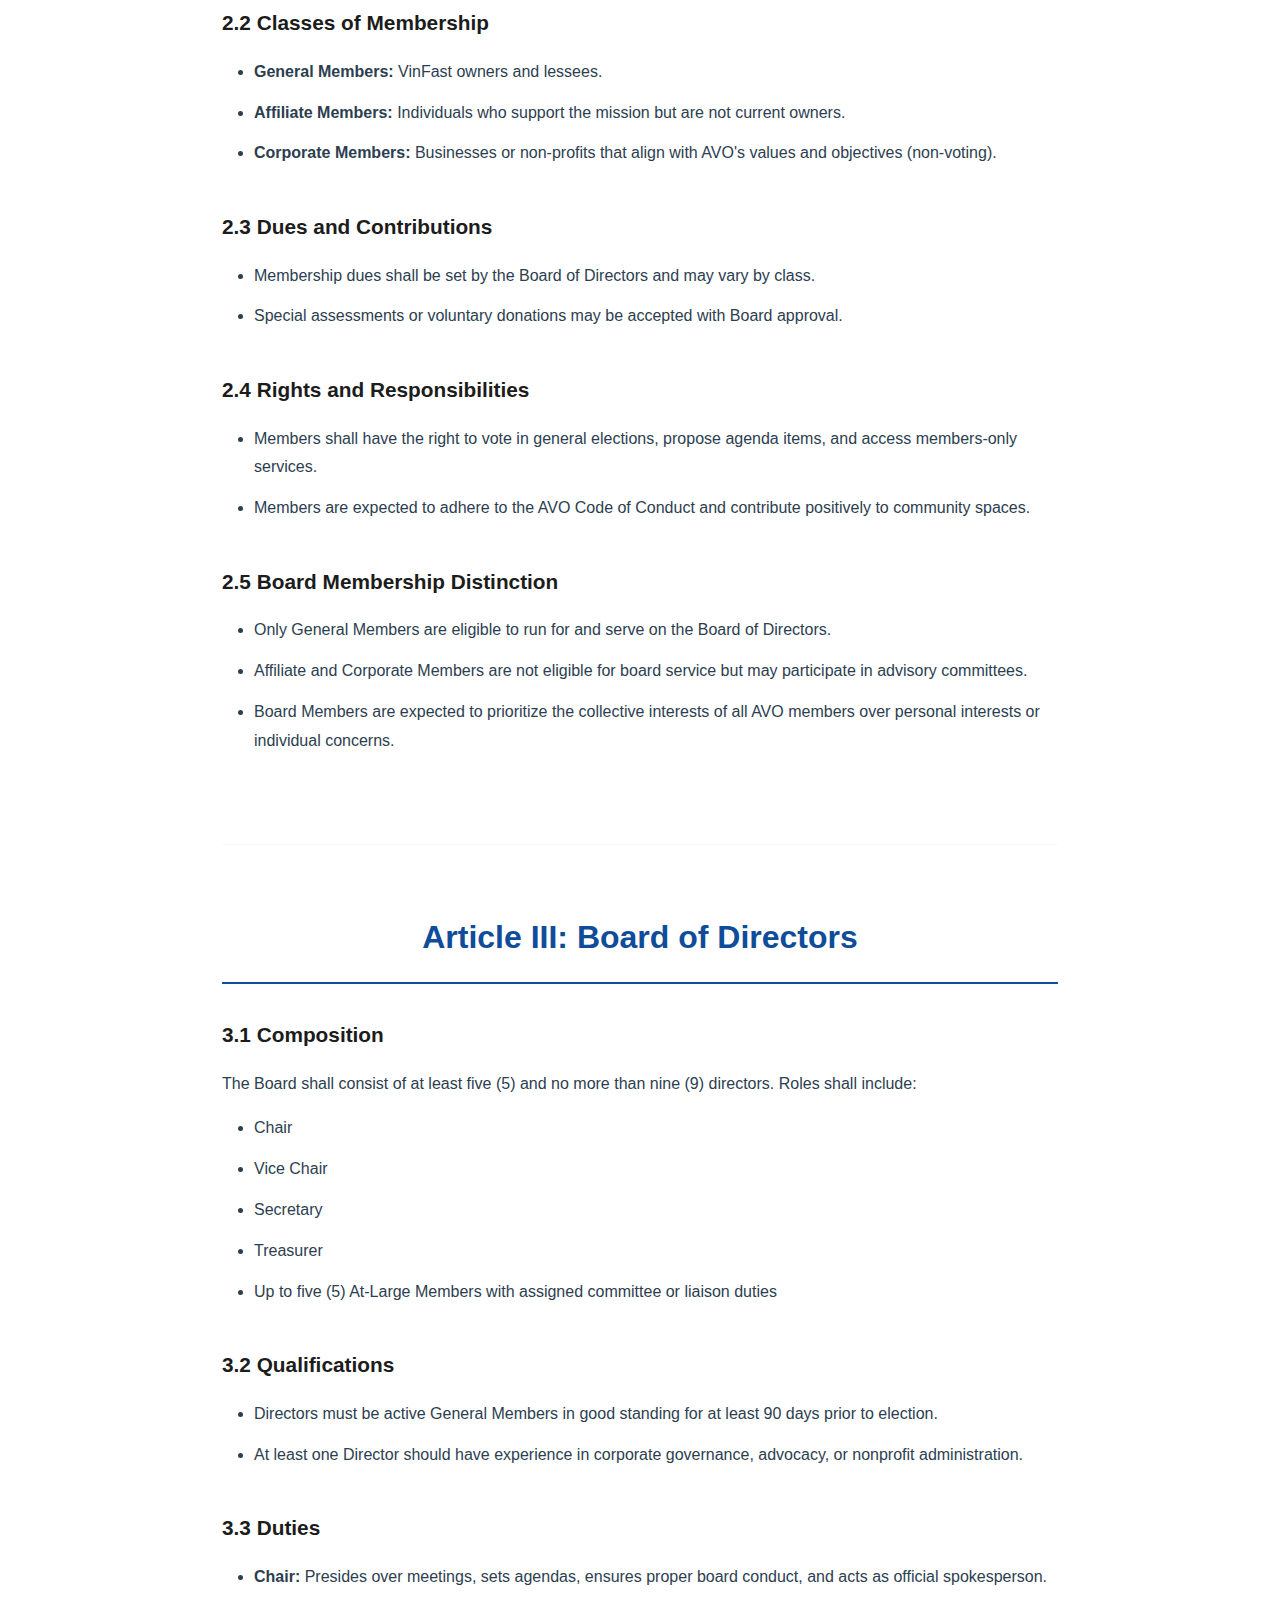
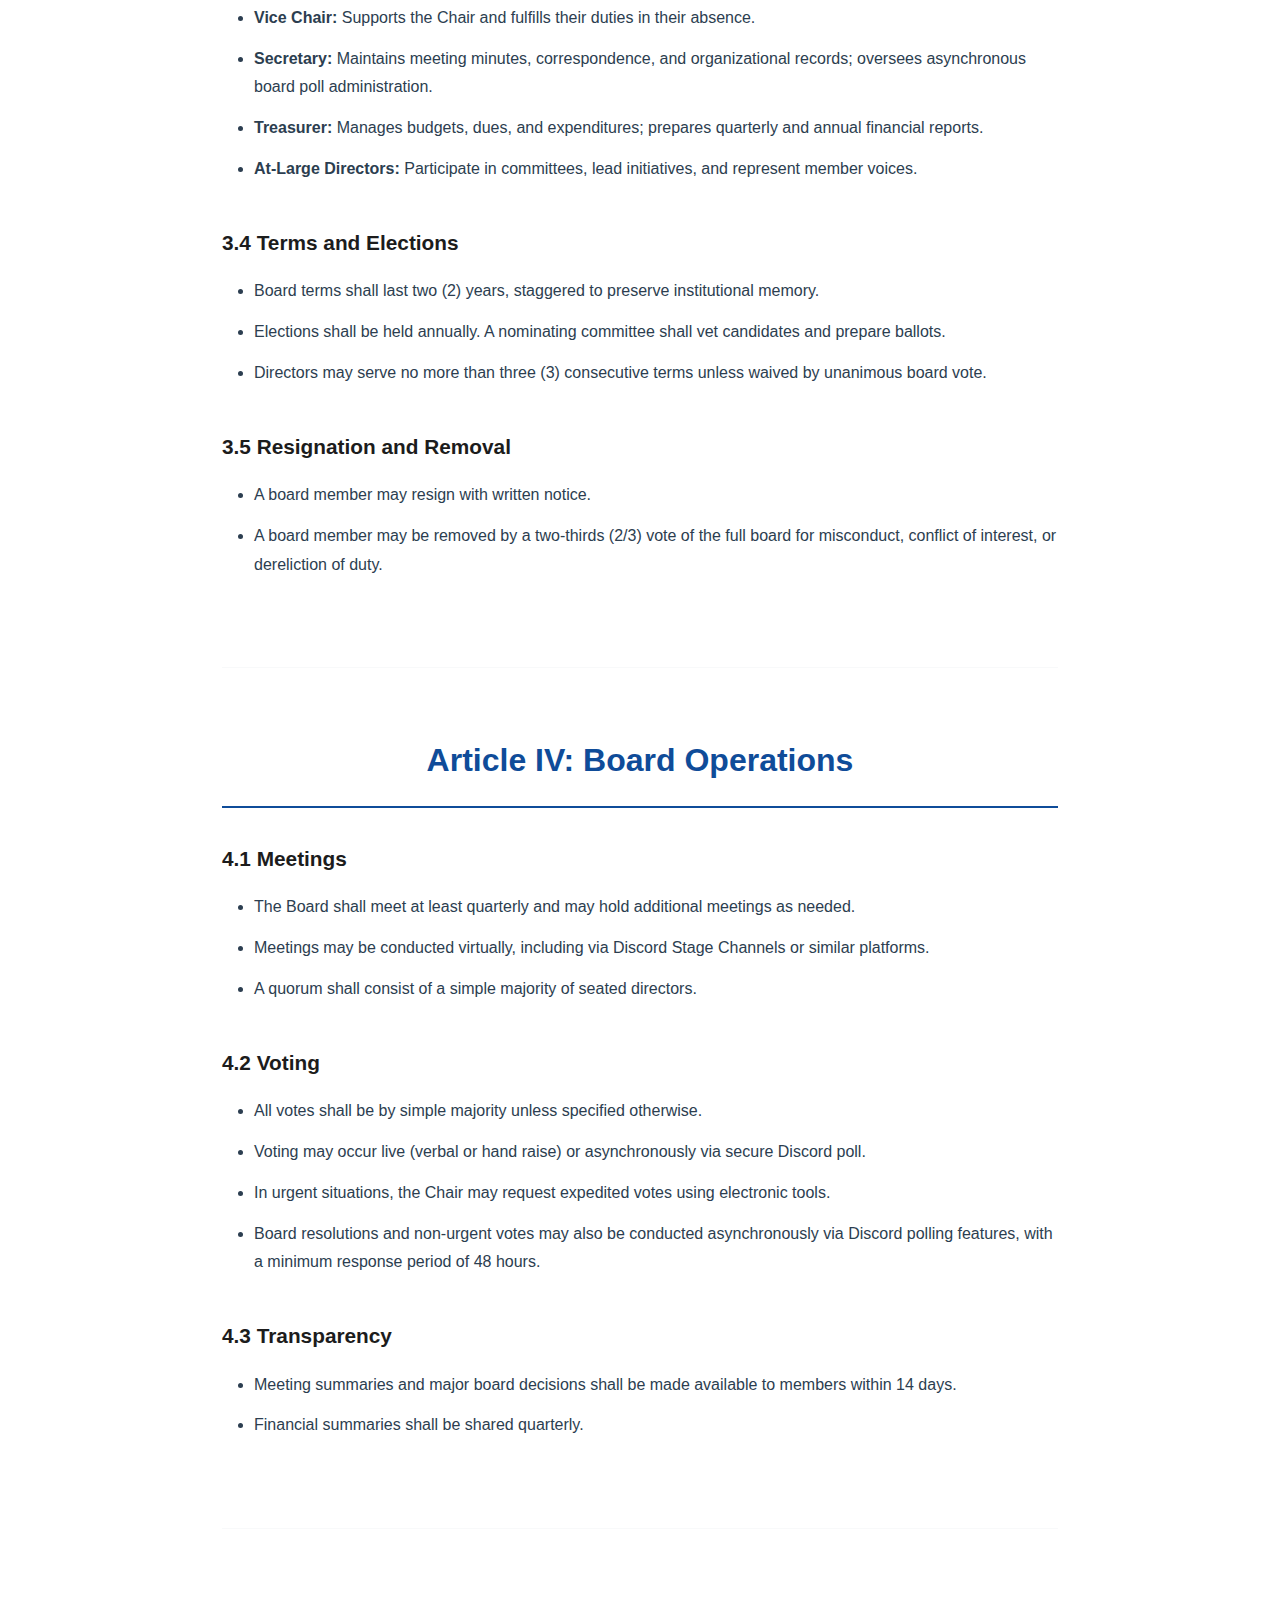
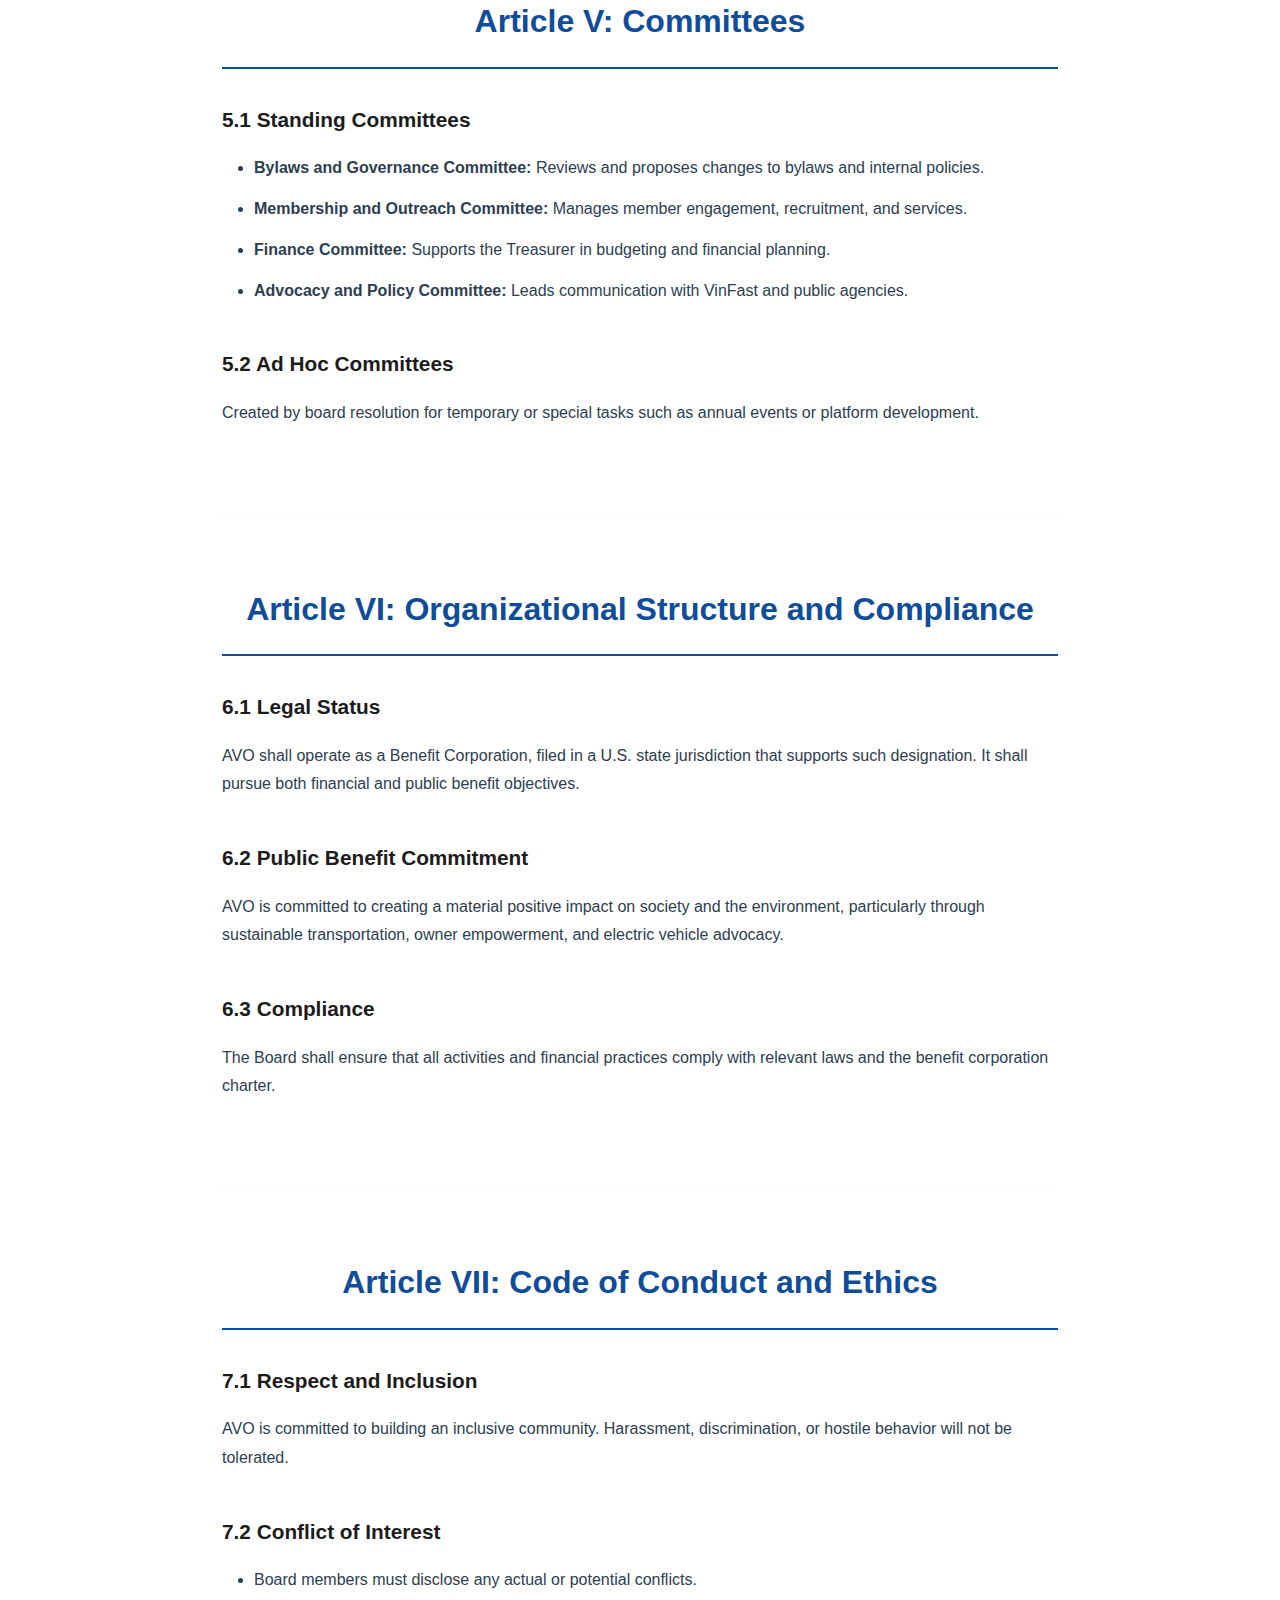
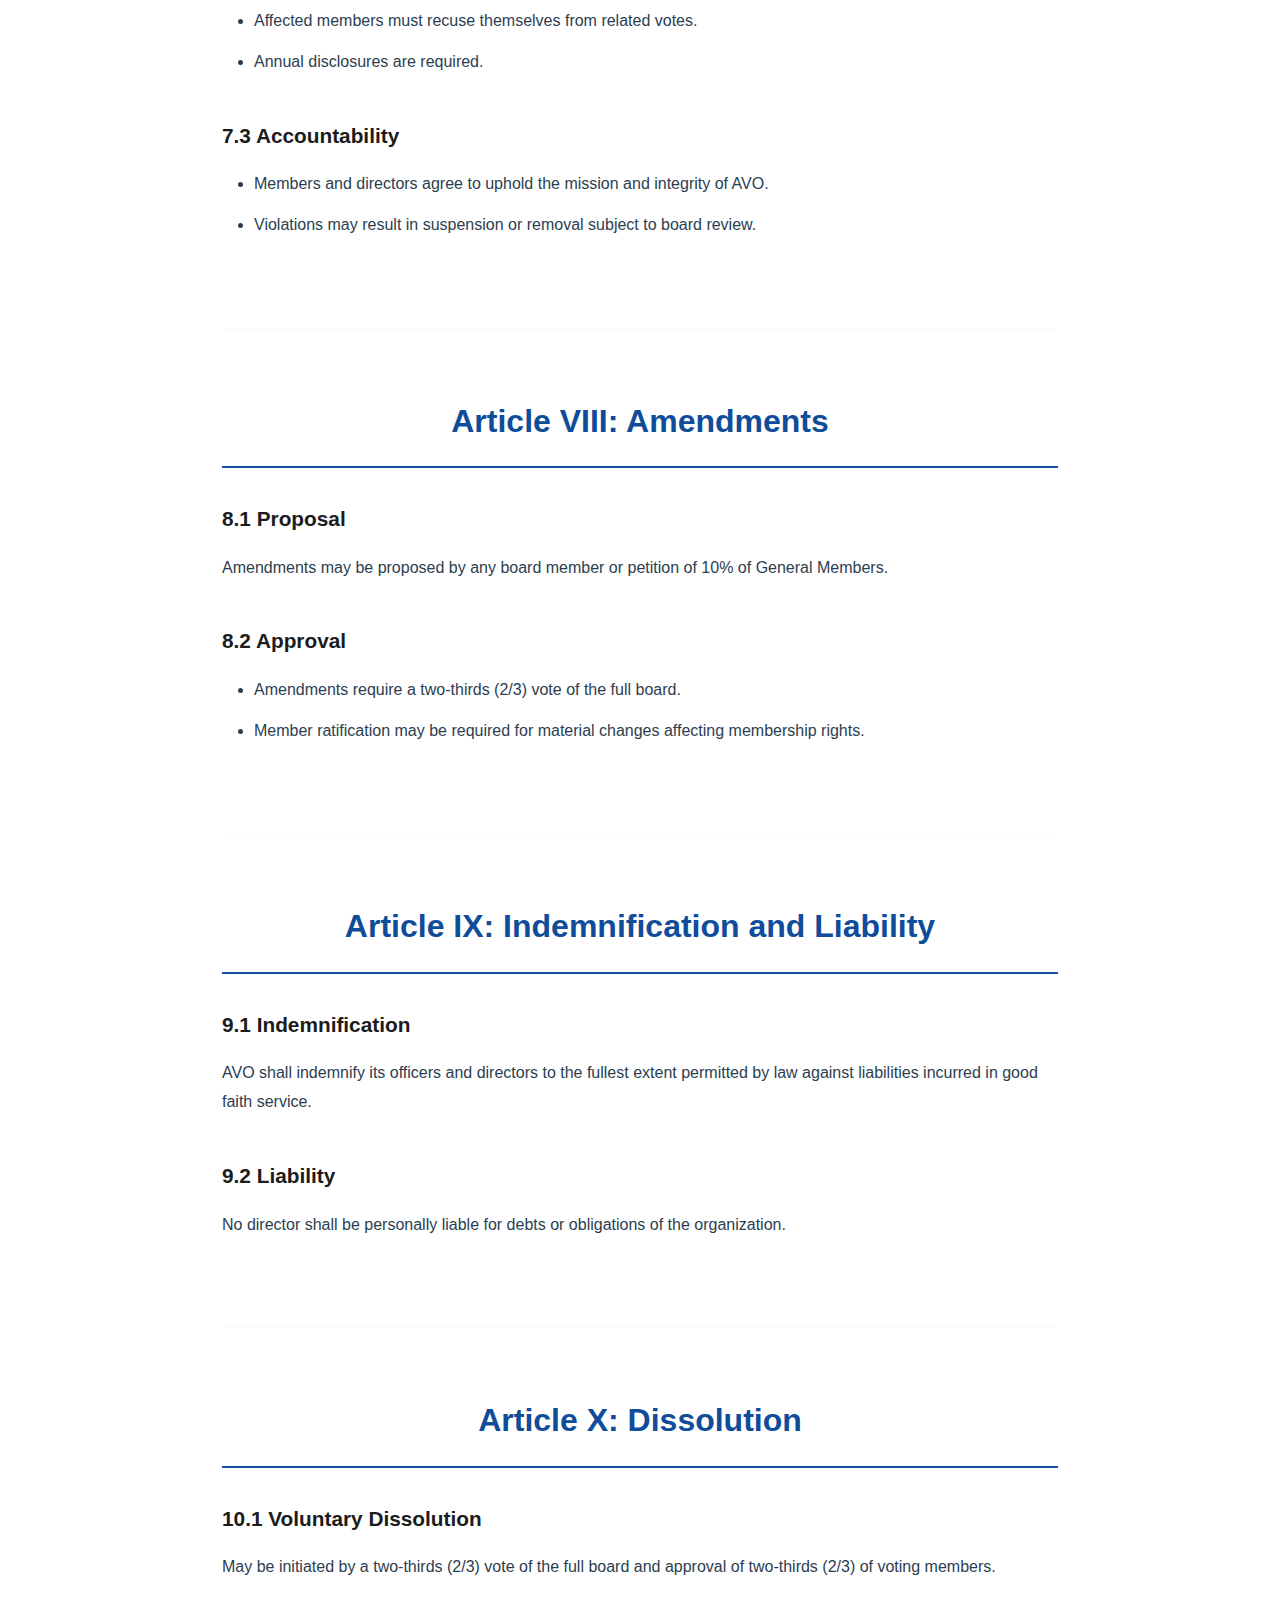
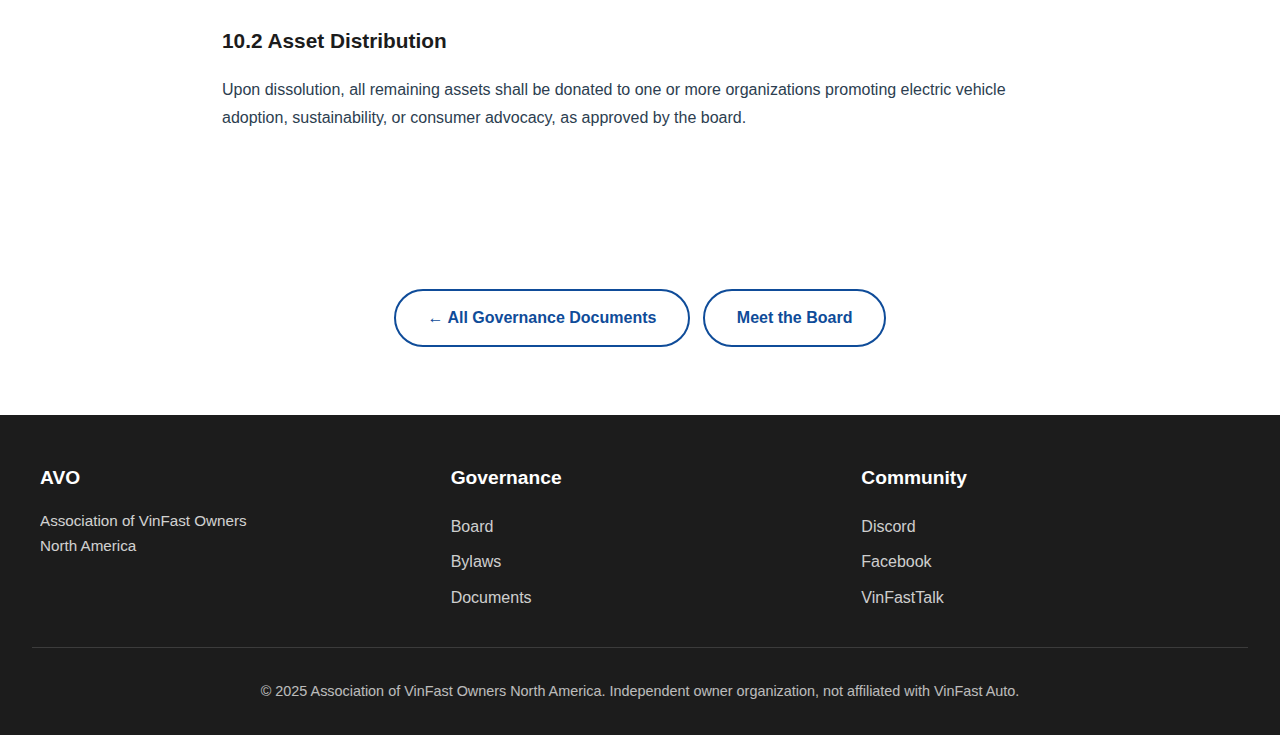
<file: bylaws.html>
<!DOCTYPE html>
<html lang="en">
<head>
    <meta charset="UTF-8">
    <meta name="viewport" content="width=device-width, initial-scale=1.0">
    <title>AVO Bylaws - Association of VinFast Owners</title>
    <link rel="stylesheet" href="css/styles.css">
</head>
<body>
    <!-- Language Toggle -->
    <div class="lang-toggle">
        <button onclick="setLang('en')" class="active">EN</button>
        <button onclick="setLang('fr')">FR</button>
    </div>

    <!-- Navigation -->
    <nav>
        <div class="nav-container">
            <div class="logo">
                <img src="images/icons/avo-logo.png" alt="AVO Logo" class="logo-img">
                <div class="logo-text-container">
                    <span class="logo-text">AVO</span>
                    <span class="logo-subtitle">
                        <span lang="en">North America</span>
                        <span lang="fr">Amérique du Nord</span>
                    </span>
                </div>
            </div>
            <div class="nav-links">
                <a href="index.html">
                    <span lang="en">Home</span>
                    <span lang="fr">Accueil</span>
                </a>
                <a href="index.html#about">
                    <span lang="en">About</span>
                    <span lang="fr">À Propos</span>
                </a>
                <a href="index.html#governance">
                    <span lang="en">Governance</span>
                    <span lang="fr">Gouvernance</span>
                </a>
                <a href="index.html#events">
                    <span lang="en">Events</span>
                    <span lang="fr">Événements</span>
                </a>
                <a href="index.html#community">
                    <span lang="en">Community</span>
                    <span lang="fr">Communauté</span>
                </a>
                <a href="https://www.bonfire.com/store/association-of-vinfast-owners/" target="_blank">
                    <span lang="en">Shop</span>
                    <span lang="fr">Boutique</span>
                </a>
                <a href="index.html#membership">
                    <span lang="en">Join</span>
                    <span lang="fr">Adhérer</span>
                </a>
            </div>
        </div>
    </nav>

    <!-- Bylaws Content -->
    <section class="content-section bylaws-page" style="padding-top: 2rem;">
        <div class="document-header">
            <h1>
                <span lang="en">Bylaws of the Association of VinFast Owners (AVO)</span>
                <span lang="fr">Règlements de l'Association des Propriétaires VinFast (AVO)</span>
            </h1>
            <p class="document-meta">
                <span lang="en">Adopted: 2024 | Last Updated: 2025</span>
                <span lang="fr">Adopté: 2024 | Dernière mise à jour: 2025</span>
            </p>
            <div class="document-actions" style="text-align: center; margin: 2rem 0;">
                <a href="documents.html" class="btn btn-small btn-outline">
                    <span lang="en">← All Documents</span>
                    <span lang="fr">← Tous les Documents</span>
                </a>
            </div>
        </div>

        <div class="bylaws-content">
            <!-- Article I -->
            <article class="bylaws-article">
                <h2>
                    <span lang="en">Article I: Name, Mission, and Purpose</span>
                    <span lang="fr">Article I: Nom, Mission et Objectif</span>
                </h2>

                <div class="bylaws-section">
                    <h3>
                        <span lang="en">1.1 Name</span>
                        <span lang="fr">1.1 Nom</span>
                    </h3>
                    <p lang="en">The name of the organization shall be the Association of VinFast Owners (hereafter referred to as "AVO").</p>
                    <p lang="fr">Le nom de l'organisation sera l'Association des Propriétaires VinFast (ci-après dénommée « AVO »).</p>
                </div>

                <div class="bylaws-section">
                    <h3>
                        <span lang="en">1.2 Mission Statement</span>
                        <span lang="fr">1.2 Énoncé de Mission</span>
                    </h3>
                    <p lang="en">AVO is a member-governed benefit corporation dedicated to enhancing the ownership experience of VinFast vehicle owners through advocacy, education, collaboration, and mutual support.</p>
                    <p lang="fr">AVO est une société à bénéfice commun gouvernée par ses membres, dédiée à améliorer l'expérience de propriété des propriétaires de véhicules VinFast par le plaidoyer, l'éducation, la collaboration et le soutien mutuel.</p>
                </div>

                <div class="bylaws-section">
                    <h3>
                        <span lang="en">1.3 Purpose</span>
                        <span lang="fr">1.3 Objectif</span>
                    </h3>
                    <p lang="en">AVO is formed as a Benefit Corporation under applicable U.S. law to:</p>
                    <p lang="fr">AVO est constituée en tant que Société à Bénéfice Commun en vertu de la loi américaine applicable pour:</p>
                    <ul>
                        <li lang="en">Advocate on behalf of VinFast vehicle owners with manufacturers, dealerships, and service centers.</li>
                        <li lang="fr">Plaider au nom des propriétaires de véhicules VinFast auprès des fabricants, concessionnaires et centres de service.</li>

                        <li lang="en">Facilitate group purchasing of vehicle-related products and services, such as parts, software updates, upgrades, and accessories.</li>
                        <li lang="fr">Faciliter l'achat groupé de produits et services liés aux véhicules, tels que pièces, mises à jour logicielles, améliorations et accessoires.</li>

                        <li lang="en">Promote best practices in sustainability, electric vehicle (EV) usage, and owner education.</li>
                        <li lang="fr">Promouvoir les meilleures pratiques en matière de durabilité, d'utilisation de véhicules électriques (VE) et d'éducation des propriétaires.</li>

                        <li lang="en">Represent member interests in corporate communications with VinFast Global and regional subsidiaries.</li>
                        <li lang="fr">Représenter les intérêts des membres dans les communications d'entreprise avec VinFast Global et ses filiales régionales.</li>

                        <li lang="en">Organize events, training sessions, and online forums to foster community and learning.</li>
                        <li lang="fr">Organiser des événements, séances de formation et forums en ligne pour favoriser la communauté et l'apprentissage.</li>

                        <li lang="en">Support equity, transparency, and collective action among VinFast owners.</li>
                        <li lang="fr">Soutenir l'équité, la transparence et l'action collective parmi les propriétaires VinFast.</li>
                    </ul>
                </div>
            </article>

            <!-- Article II -->
            <article class="bylaws-article">
                <h2>
                    <span lang="en">Article II: Membership</span>
                    <span lang="fr">Article II: Adhésion</span>
                </h2>

                <div class="bylaws-section">
                    <h3>
                        <span lang="en">2.1 Eligibility</span>
                        <span lang="fr">2.1 Admissibilité</span>
                    </h3>
                    <p lang="en">Membership is open to any individual who owns, leases, or actively supports VinFast vehicles or the mission of AVO.</p>
                    <p lang="fr">L'adhésion est ouverte à toute personne qui possède, loue ou soutient activement les véhicules VinFast ou la mission d'AVO.</p>
                </div>

                <div class="bylaws-section">
                    <h3>
                        <span lang="en">2.2 Classes of Membership</span>
                        <span lang="fr">2.2 Classes d'Adhésion</span>
                    </h3>
                    <ul>
                        <li><strong lang="en">General Members:</strong><strong lang="fr">Membres Généraux:</strong> <span lang="en">VinFast owners and lessees.</span><span lang="fr">Propriétaires et locataires VinFast.</span></li>
                        <li><strong lang="en">Affiliate Members:</strong><strong lang="fr">Membres Affiliés:</strong> <span lang="en">Individuals who support the mission but are not current owners.</span><span lang="fr">Personnes qui soutiennent la mission mais ne sont pas propriétaires actuels.</span></li>
                        <li><strong lang="en">Corporate Members:</strong><strong lang="fr">Membres Corporatifs:</strong> <span lang="en">Businesses or non-profits that align with AVO's values and objectives (non-voting).</span><span lang="fr">Entreprises ou organisations à but non lucratif alignées avec les valeurs et objectifs d'AVO (sans droit de vote).</span></li>
                    </ul>
                </div>

                <div class="bylaws-section">
                    <h3>
                        <span lang="en">2.3 Dues and Contributions</span>
                        <span lang="fr">2.3 Cotisations et Contributions</span>
                    </h3>
                    <ul>
                        <li lang="en">Membership dues shall be set by the Board of Directors and may vary by class.</li>
                        <li lang="fr">Les cotisations d'adhésion seront fixées par le conseil d'administration et peuvent varier selon la classe.</li>
                        <li lang="en">Special assessments or voluntary donations may be accepted with Board approval.</li>
                        <li lang="fr">Des évaluations spéciales ou des dons volontaires peuvent être acceptés avec l'approbation du conseil.</li>
                    </ul>
                </div>

                <div class="bylaws-section">
                    <h3>
                        <span lang="en">2.4 Rights and Responsibilities</span>
                        <span lang="fr">2.4 Droits et Responsabilités</span>
                    </h3>
                    <ul>
                        <li lang="en">Members shall have the right to vote in general elections, propose agenda items, and access members-only services.</li>
                        <li lang="fr">Les membres ont le droit de voter aux élections générales, de proposer des points à l'ordre du jour et d'accéder aux services réservés aux membres.</li>
                        <li lang="en">Members are expected to adhere to the AVO Code of Conduct and contribute positively to community spaces.</li>
                        <li lang="fr">Les membres sont tenus de respecter le code de conduite d'AVO et de contribuer positivement aux espaces communautaires.</li>
                    </ul>
                </div>

                <div class="bylaws-section">
                    <h3>
                        <span lang="en">2.5 Board Membership Distinction</span>
                        <span lang="fr">2.5 Distinction des Membres du Conseil</span>
                    </h3>
                    <ul>
                        <li lang="en">Only General Members are eligible to run for and serve on the Board of Directors.</li>
                        <li lang="fr">Seuls les membres généraux sont éligibles pour se présenter et siéger au conseil d'administration.</li>
                        <li lang="en">Affiliate and Corporate Members are not eligible for board service but may participate in advisory committees.</li>
                        <li lang="fr">Les membres affiliés et corporatifs ne sont pas éligibles au conseil mais peuvent participer aux comités consultatifs.</li>
                        <li lang="en">Board Members are expected to prioritize the collective interests of all AVO members over personal interests or individual concerns.</li>
                        <li lang="fr">Les membres du conseil doivent prioriser les intérêts collectifs de tous les membres d'AVO plutôt que les intérêts personnels ou individuels.</li>
                    </ul>
                </div>
            </article>

            <!-- Article III -->
            <article class="bylaws-article">
                <h2>
                    <span lang="en">Article III: Board of Directors</span>
                    <span lang="fr">Article III: Conseil d'Administration</span>
                </h2>

                <div class="bylaws-section">
                    <h3>
                        <span lang="en">3.1 Composition</span>
                        <span lang="fr">3.1 Composition</span>
                    </h3>
                    <p lang="en">The Board shall consist of at least five (5) and no more than nine (9) directors. Roles shall include:</p>
                    <p lang="fr">Le conseil sera composé d'au moins cinq (5) et d'au plus neuf (9) administrateurs. Les rôles comprennent:</p>
                    <ul>
                        <li lang="en">Chair</li>
                        <li lang="fr">Président</li>
                        <li lang="en">Vice Chair</li>
                        <li lang="fr">Vice-Président</li>
                        <li lang="en">Secretary</li>
                        <li lang="fr">Secrétaire</li>
                        <li lang="en">Treasurer</li>
                        <li lang="fr">Trésorier</li>
                        <li lang="en">Up to five (5) At-Large Members with assigned committee or liaison duties</li>
                        <li lang="fr">Jusqu'à cinq (5) membres généraux avec des fonctions de comité ou de liaison assignées</li>
                    </ul>
                </div>

                <div class="bylaws-section">
                    <h3>
                        <span lang="en">3.2 Qualifications</span>
                        <span lang="fr">3.2 Qualifications</span>
                    </h3>
                    <ul>
                        <li lang="en">Directors must be active General Members in good standing for at least 90 days prior to election.</li>
                        <li lang="fr">Les administrateurs doivent être des membres généraux actifs en règle depuis au moins 90 jours avant l'élection.</li>
                        <li lang="en">At least one Director should have experience in corporate governance, advocacy, or nonprofit administration.</li>
                        <li lang="fr">Au moins un administrateur devrait avoir de l'expérience en gouvernance d'entreprise, plaidoyer ou administration d'organismes à but non lucratif.</li>
                    </ul>
                </div>

                <div class="bylaws-section">
                    <h3>
                        <span lang="en">3.3 Duties</span>
                        <span lang="fr">3.3 Fonctions</span>
                    </h3>
                    <ul>
                        <li><strong lang="en">Chair:</strong><strong lang="fr">Président:</strong> <span lang="en">Presides over meetings, sets agendas, ensures proper board conduct, and acts as official spokesperson.</span><span lang="fr">Préside les réunions, établit les ordres du jour, assure la bonne conduite du conseil et agit comme porte-parole officiel.</span></li>
                        <li><strong lang="en">Vice Chair:</strong><strong lang="fr">Vice-Président:</strong> <span lang="en">Supports the Chair and fulfills their duties in their absence.</span><span lang="fr">Soutient le président et remplit ses fonctions en son absence.</span></li>
                        <li><strong lang="en">Secretary:</strong><strong lang="fr">Secrétaire:</strong> <span lang="en">Maintains meeting minutes, correspondence, and organizational records; oversees asynchronous board poll administration.</span><span lang="fr">Maintient les procès-verbaux, la correspondance et les dossiers organisationnels; supervise l'administration des sondages du conseil asynchrones.</span></li>
                        <li><strong lang="en">Treasurer:</strong><strong lang="fr">Trésorier:</strong> <span lang="en">Manages budgets, dues, and expenditures; prepares quarterly and annual financial reports.</span><span lang="fr">Gère les budgets, cotisations et dépenses; prépare les rapports financiers trimestriels et annuels.</span></li>
                        <li><strong lang="en">At-Large Directors:</strong><strong lang="fr">Administrateurs Généraux:</strong> <span lang="en">Participate in committees, lead initiatives, and represent member voices.</span><span lang="fr">Participent aux comités, dirigent des initiatives et représentent les voix des membres.</span></li>
                    </ul>
                </div>

                <div class="bylaws-section">
                    <h3>
                        <span lang="en">3.4 Terms and Elections</span>
                        <span lang="fr">3.4 Mandats et Élections</span>
                    </h3>
                    <ul>
                        <li lang="en">Board terms shall last two (2) years, staggered to preserve institutional memory.</li>
                        <li lang="fr">Les mandats du conseil durent deux (2) ans, échelonnés pour préserver la mémoire institutionnelle.</li>
                        <li lang="en">Elections shall be held annually. A nominating committee shall vet candidates and prepare ballots.</li>
                        <li lang="fr">Les élections ont lieu annuellement. Un comité de nomination examinera les candidats et préparera les bulletins de vote.</li>
                        <li lang="en">Directors may serve no more than three (3) consecutive terms unless waived by unanimous board vote.</li>
                        <li lang="fr">Les administrateurs ne peuvent servir plus de trois (3) mandats consécutifs sauf si renoncé par vote unanime du conseil.</li>
                    </ul>
                </div>

                <div class="bylaws-section">
                    <h3>
                        <span lang="en">3.5 Resignation and Removal</span>
                        <span lang="fr">3.5 Démission et Révocation</span>
                    </h3>
                    <ul>
                        <li lang="en">A board member may resign with written notice.</li>
                        <li lang="fr">Un membre du conseil peut démissionner avec un avis écrit.</li>
                        <li lang="en">A board member may be removed by a two-thirds (2/3) vote of the full board for misconduct, conflict of interest, or dereliction of duty.</li>
                        <li lang="fr">Un membre du conseil peut être révoqué par un vote des deux tiers (2/3) du conseil complet pour faute, conflit d'intérêts ou manquement au devoir.</li>
                    </ul>
                </div>
            </article>

            <!-- Article IV -->
            <article class="bylaws-article">
                <h2>
                    <span lang="en">Article IV: Board Operations</span>
                    <span lang="fr">Article IV: Opérations du Conseil</span>
                </h2>

                <div class="bylaws-section">
                    <h3>
                        <span lang="en">4.1 Meetings</span>
                        <span lang="fr">4.1 Réunions</span>
                    </h3>
                    <ul>
                        <li lang="en">The Board shall meet at least quarterly and may hold additional meetings as needed.</li>
                        <li lang="fr">Le conseil se réunira au moins trimestriellement et pourra tenir des réunions supplémentaires au besoin.</li>
                        <li lang="en">Meetings may be conducted virtually, including via Discord Stage Channels or similar platforms.</li>
                        <li lang="fr">Les réunions peuvent être menées virtuellement, y compris via Discord Stage Channels ou des plateformes similaires.</li>
                        <li lang="en">A quorum shall consist of a simple majority of seated directors.</li>
                        <li lang="fr">Un quorum consistera en une simple majorité des administrateurs siégeants.</li>
                    </ul>
                </div>

                <div class="bylaws-section">
                    <h3>
                        <span lang="en">4.2 Voting</span>
                        <span lang="fr">4.2 Vote</span>
                    </h3>
                    <ul>
                        <li lang="en">All votes shall be by simple majority unless specified otherwise.</li>
                        <li lang="fr">Tous les votes se feront à la majorité simple sauf indication contraire.</li>
                        <li lang="en">Voting may occur live (verbal or hand raise) or asynchronously via secure Discord poll.</li>
                        <li lang="fr">Le vote peut se faire en direct (verbal ou lever la main) ou de manière asynchrone via un sondage Discord sécurisé.</li>
                        <li lang="en">In urgent situations, the Chair may request expedited votes using electronic tools.</li>
                        <li lang="fr">Dans des situations urgentes, le président peut demander des votes accélérés à l'aide d'outils électroniques.</li>
                        <li lang="en">Board resolutions and non-urgent votes may also be conducted asynchronously via Discord polling features, with a minimum response period of 48 hours.</li>
                        <li lang="fr">Les résolutions du conseil et les votes non urgents peuvent également être effectués de manière asynchrone via les fonctionnalités de sondage Discord, avec une période de réponse minimale de 48 heures.</li>
                    </ul>
                </div>

                <div class="bylaws-section">
                    <h3>
                        <span lang="en">4.3 Transparency</span>
                        <span lang="fr">4.3 Transparence</span>
                    </h3>
                    <ul>
                        <li lang="en">Meeting summaries and major board decisions shall be made available to members within 14 days.</li>
                        <li lang="fr">Les résumés de réunions et les décisions importantes du conseil seront mis à disposition des membres dans les 14 jours.</li>
                        <li lang="en">Financial summaries shall be shared quarterly.</li>
                        <li lang="fr">Les résumés financiers seront partagés trimestriellement.</li>
                    </ul>
                </div>
            </article>

            <!-- Article V -->
            <article class="bylaws-article">
                <h2>
                    <span lang="en">Article V: Committees</span>
                    <span lang="fr">Article V: Comités</span>
                </h2>

                <div class="bylaws-section">
                    <h3>
                        <span lang="en">5.1 Standing Committees</span>
                        <span lang="fr">5.1 Comités Permanents</span>
                    </h3>
                    <ul>
                        <li><strong lang="en">Bylaws and Governance Committee:</strong><strong lang="fr">Comité des Règlements et de la Gouvernance:</strong> <span lang="en">Reviews and proposes changes to bylaws and internal policies.</span><span lang="fr">Examine et propose des modifications aux règlements et aux politiques internes.</span></li>
                        <li><strong lang="en">Membership and Outreach Committee:</strong><strong lang="fr">Comité des Membres et de la Sensibilisation:</strong> <span lang="en">Manages member engagement, recruitment, and services.</span><span lang="fr">Gère l'engagement, le recrutement et les services des membres.</span></li>
                        <li><strong lang="en">Finance Committee:</strong><strong lang="fr">Comité des Finances:</strong> <span lang="en">Supports the Treasurer in budgeting and financial planning.</span><span lang="fr">Soutient le trésorier dans la budgétisation et la planification financière.</span></li>
                        <li><strong lang="en">Advocacy and Policy Committee:</strong><strong lang="fr">Comité de Plaidoyer et de Politique:</strong> <span lang="en">Leads communication with VinFast and public agencies.</span><span lang="fr">Dirige la communication avec VinFast et les agences publiques.</span></li>
                    </ul>
                </div>

                <div class="bylaws-section">
                    <h3>
                        <span lang="en">5.2 Ad Hoc Committees</span>
                        <span lang="fr">5.2 Comités Ad Hoc</span>
                    </h3>
                    <p lang="en">Created by board resolution for temporary or special tasks such as annual events or platform development.</p>
                    <p lang="fr">Créés par résolution du conseil pour des tâches temporaires ou spéciales telles que des événements annuels ou le développement de plateformes.</p>
                </div>
            </article>

            <!-- Article VI -->
            <article class="bylaws-article">
                <h2>
                    <span lang="en">Article VI: Organizational Structure and Compliance</span>
                    <span lang="fr">Article VI: Structure Organisationnelle et Conformité</span>
                </h2>

                <div class="bylaws-section">
                    <h3>
                        <span lang="en">6.1 Legal Status</span>
                        <span lang="fr">6.1 Statut Juridique</span>
                    </h3>
                    <p lang="en">AVO shall operate as a Benefit Corporation, filed in a U.S. state jurisdiction that supports such designation. It shall pursue both financial and public benefit objectives.</p>
                    <p lang="fr">AVO opérera en tant que société à avantages, enregistrée dans une juridiction d'État américain qui supporte une telle désignation. Elle poursuivra des objectifs financiers et d'avantages publics.</p>
                </div>

                <div class="bylaws-section">
                    <h3>
                        <span lang="en">6.2 Public Benefit Commitment</span>
                        <span lang="fr">6.2 Engagement d'Avantage Public</span>
                    </h3>
                    <p lang="en">AVO is committed to creating a material positive impact on society and the environment, particularly through sustainable transportation, owner empowerment, and electric vehicle advocacy.</p>
                    <p lang="fr">AVO s'engage à créer un impact positif matériel sur la société et l'environnement, en particulier par le transport durable, l'autonomisation des propriétaires et le plaidoyer pour les véhicules électriques.</p>
                </div>

                <div class="bylaws-section">
                    <h3>
                        <span lang="en">6.3 Compliance</span>
                        <span lang="fr">6.3 Conformité</span>
                    </h3>
                    <p lang="en">The Board shall ensure that all activities and financial practices comply with relevant laws and the benefit corporation charter.</p>
                    <p lang="fr">Le conseil veillera à ce que toutes les activités et pratiques financières soient conformes aux lois pertinentes et à la charte de la société à avantages.</p>
                </div>
            </article>

            <!-- Article VII -->
            <article class="bylaws-article">
                <h2>
                    <span lang="en">Article VII: Code of Conduct and Ethics</span>
                    <span lang="fr">Article VII: Code de Conduite et Éthique</span>
                </h2>

                <div class="bylaws-section">
                    <h3>
                        <span lang="en">7.1 Respect and Inclusion</span>
                        <span lang="fr">7.1 Respect et Inclusion</span>
                    </h3>
                    <p lang="en">AVO is committed to building an inclusive community. Harassment, discrimination, or hostile behavior will not be tolerated.</p>
                    <p lang="fr">AVO s'engage à bâtir une communauté inclusive. Le harcèlement, la discrimination ou les comportements hostiles ne seront pas tolérés.</p>
                </div>

                <div class="bylaws-section">
                    <h3>
                        <span lang="en">7.2 Conflict of Interest</span>
                        <span lang="fr">7.2 Conflit d'Intérêts</span>
                    </h3>
                    <ul>
                        <li lang="en">Board members must disclose any actual or potential conflicts.</li>
                        <li lang="fr">Les membres du conseil doivent divulguer tout conflit réel ou potentiel.</li>
                        <li lang="en">Affected members must recuse themselves from related votes.</li>
                        <li lang="fr">Les membres concernés doivent se récuser des votes connexes.</li>
                        <li lang="en">Annual disclosures are required.</li>
                        <li lang="fr">Des divulgations annuelles sont requises.</li>
                    </ul>
                </div>

                <div class="bylaws-section">
                    <h3>
                        <span lang="en">7.3 Accountability</span>
                        <span lang="fr">7.3 Responsabilité</span>
                    </h3>
                    <ul>
                        <li lang="en">Members and directors agree to uphold the mission and integrity of AVO.</li>
                        <li lang="fr">Les membres et administrateurs s'engagent à maintenir la mission et l'intégrité d'AVO.</li>
                        <li lang="en">Violations may result in suspension or removal subject to board review.</li>
                        <li lang="fr">Les violations peuvent entraîner une suspension ou une révocation sous réserve d'examen du conseil.</li>
                    </ul>
                </div>
            </article>

            <!-- Article VIII -->
            <article class="bylaws-article">
                <h2>
                    <span lang="en">Article VIII: Amendments</span>
                    <span lang="fr">Article VIII: Amendements</span>
                </h2>

                <div class="bylaws-section">
                    <h3>
                        <span lang="en">8.1 Proposal</span>
                        <span lang="fr">8.1 Proposition</span>
                    </h3>
                    <p lang="en">Amendments may be proposed by any board member or petition of 10% of General Members.</p>
                    <p lang="fr">Des amendements peuvent être proposés par n'importe quel membre du conseil ou par pétition de 10% des membres généraux.</p>
                </div>

                <div class="bylaws-section">
                    <h3>
                        <span lang="en">8.2 Approval</span>
                        <span lang="fr">8.2 Approbation</span>
                    </h3>
                    <ul>
                        <li lang="en">Amendments require a two-thirds (2/3) vote of the full board.</li>
                        <li lang="fr">Les amendements nécessitent un vote des deux tiers (2/3) du conseil complet.</li>
                        <li lang="en">Member ratification may be required for material changes affecting membership rights.</li>
                        <li lang="fr">La ratification des membres peut être requise pour les changements matériels affectant les droits des membres.</li>
                    </ul>
                </div>
            </article>

            <!-- Article IX -->
            <article class="bylaws-article">
                <h2>
                    <span lang="en">Article IX: Indemnification and Liability</span>
                    <span lang="fr">Article IX: Indemnisation et Responsabilité</span>
                </h2>

                <div class="bylaws-section">
                    <h3>
                        <span lang="en">9.1 Indemnification</span>
                        <span lang="fr">9.1 Indemnisation</span>
                    </h3>
                    <p lang="en">AVO shall indemnify its officers and directors to the fullest extent permitted by law against liabilities incurred in good faith service.</p>
                    <p lang="fr">AVO indemnisera ses dirigeants et administrateurs dans toute la mesure permise par la loi contre les responsabilités encourues dans le service de bonne foi.</p>
                </div>

                <div class="bylaws-section">
                    <h3>
                        <span lang="en">9.2 Liability</span>
                        <span lang="fr">9.2 Responsabilité</span>
                    </h3>
                    <p lang="en">No director shall be personally liable for debts or obligations of the organization.</p>
                    <p lang="fr">Aucun administrateur ne sera personnellement responsable des dettes ou obligations de l'organisation.</p>
                </div>
            </article>

            <!-- Article X -->
            <article class="bylaws-article">
                <h2>
                    <span lang="en">Article X: Dissolution</span>
                    <span lang="fr">Article X: Dissolution</span>
                </h2>

                <div class="bylaws-section">
                    <h3>
                        <span lang="en">10.1 Voluntary Dissolution</span>
                        <span lang="fr">10.1 Dissolution Volontaire</span>
                    </h3>
                    <p lang="en">May be initiated by a two-thirds (2/3) vote of the full board and approval of two-thirds (2/3) of voting members.</p>
                    <p lang="fr">Peut être initiée par un vote des deux tiers (2/3) du conseil complet et approbation des deux tiers (2/3) des membres votants.</p>
                </div>

                <div class="bylaws-section">
                    <h3>
                        <span lang="en">10.2 Asset Distribution</span>
                        <span lang="fr">10.2 Distribution des Actifs</span>
                    </h3>
                    <p lang="en">Upon dissolution, all remaining assets shall be donated to one or more organizations promoting electric vehicle adoption, sustainability, or consumer advocacy, as approved by the board.</p>
                    <p lang="fr">Lors de la dissolution, tous les actifs restants seront donnés à une ou plusieurs organisations promouvant l'adoption de véhicules électriques, la durabilité ou le plaidoyer des consommateurs, tel qu'approuvé par le conseil.</p>
                </div>
            </article>
        </div>

        <div class="text-center" style="margin-top: 3rem;">
            <a href="documents.html" class="btn btn-outline">
                <span lang="en">← All Governance Documents</span>
                <span lang="fr">← Tous les Documents de Gouvernance</span>
            </a>
            <a href="board.html" class="btn btn-outline">
                <span lang="en">Meet the Board</span>
                <span lang="fr">Rencontrer le Conseil</span>
            </a>
        </div>
    </section>

    <!-- Footer -->
    <footer>
        <div class="footer-content">
            <div class="footer-section">
                <h4>AVO</h4>
                <p lang="en">Association of VinFast Owners<br>North America</p>
                <p lang="fr">Association des Propriétaires VinFast<br>Amérique du Nord</p>
            </div>
            <div class="footer-section">
                <h4>
                    <span lang="en">Governance</span>
                    <span lang="fr">Gouvernance</span>
                </h4>
                <ul class="footer-links">
                    <li><a href="board.html"><span lang="en">Board</span><span lang="fr">Conseil</span></a></li>
                    <li><a href="bylaws.html"><span lang="en">Bylaws</span><span lang="fr">Règlements</span></a></li>
                    <li><a href="documents.html"><span lang="en">Documents</span><span lang="fr">Documents</span></a></li>
                </ul>
            </div>
            <div class="footer-section">
                <h4>
                    <span lang="en">Community</span>
                    <span lang="fr">Communauté</span>
                </h4>
                <ul class="footer-links">
                    <li><a href="https://discord.gg/puQqaEZFAQ" target="_blank">Discord</a></li>
                    <li><a href="https://www.facebook.com/share/g/17dH6oZRA4/" target="_blank">Facebook</a></li>
                    <li><a href="https://vinfasttalk.com" target="_blank">VinFastTalk</a></li>
                </ul>
            </div>
        </div>
        <div class="footer-bottom">
            <p lang="en">&copy; 2025 Association of VinFast Owners North America. Independent owner organization, not affiliated with VinFast Auto.</p>
            <p lang="fr">&copy; 2025 Association des Propriétaires VinFast Amérique du Nord. Organisation indépendante, non affiliée à VinFast Auto.</p>
        </div>
    </footer>

    <script src="js/main.js"></script>
</body>
</html>
</file>
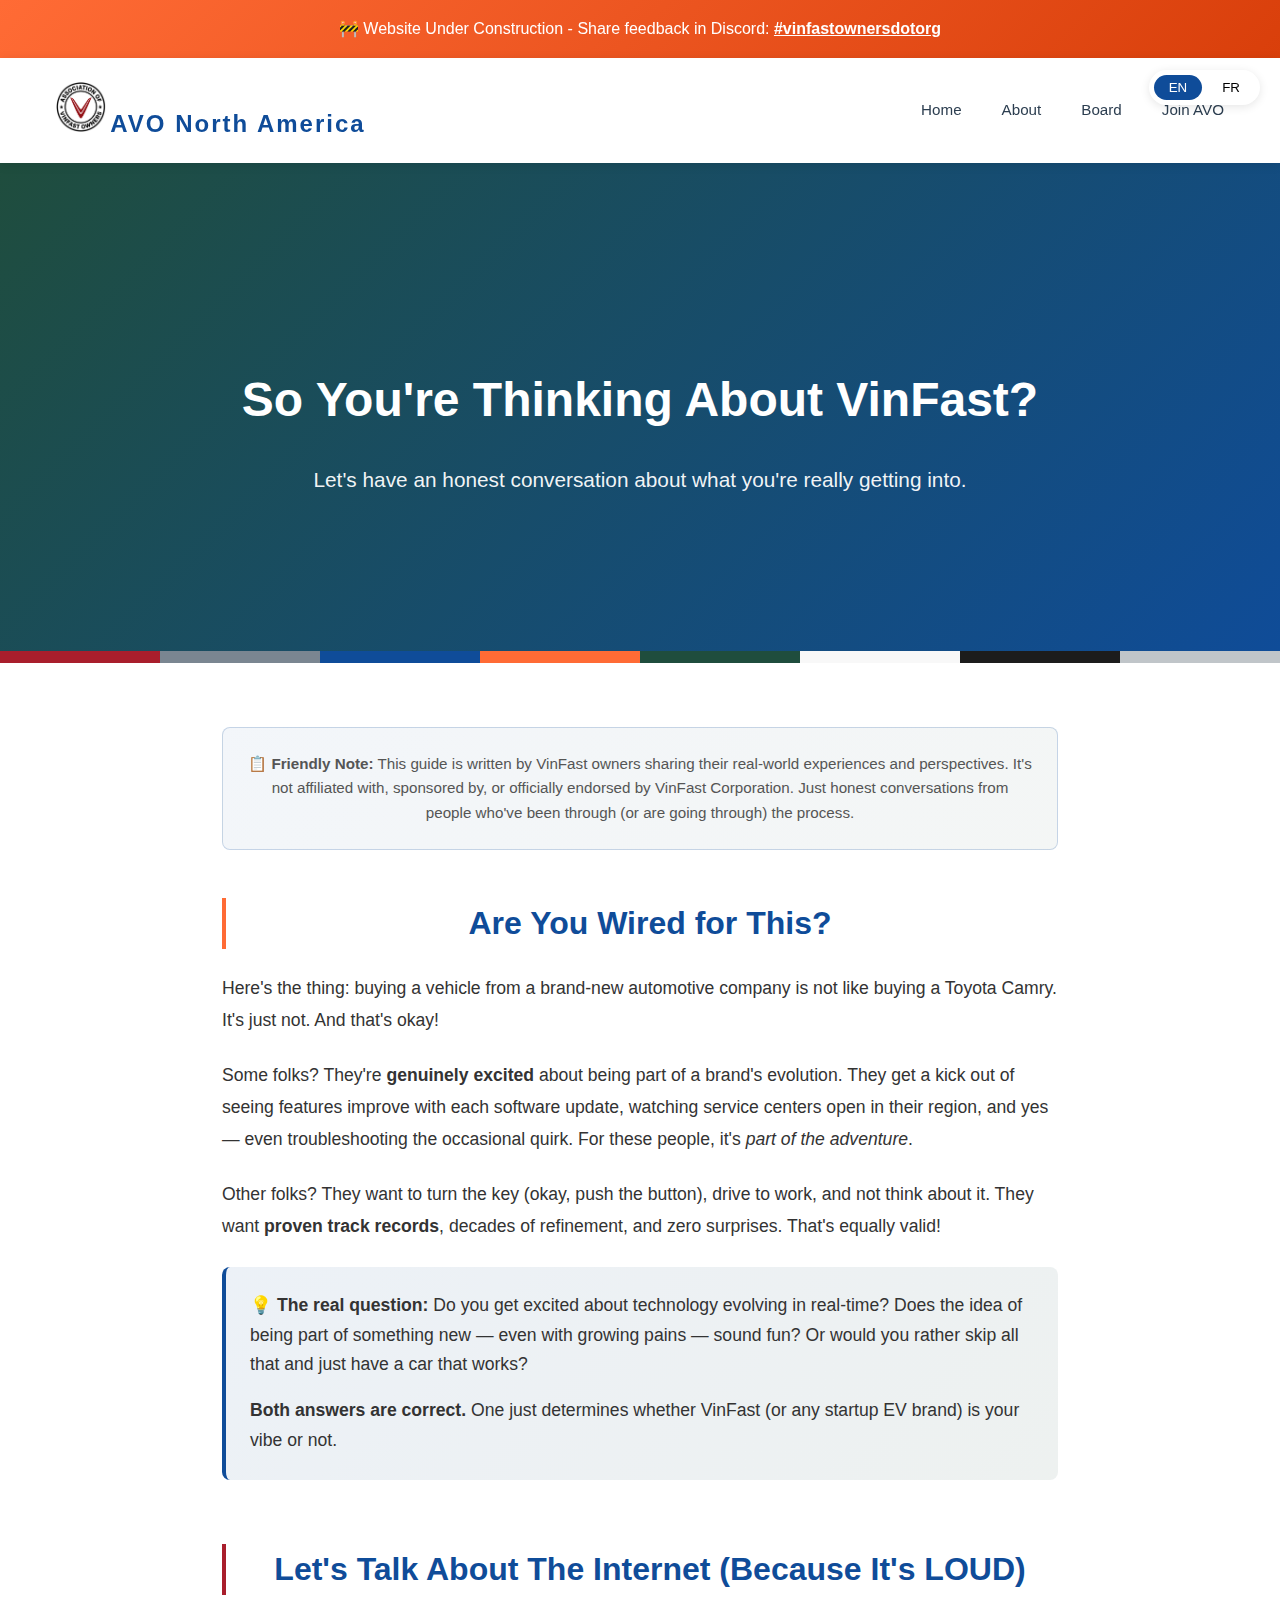
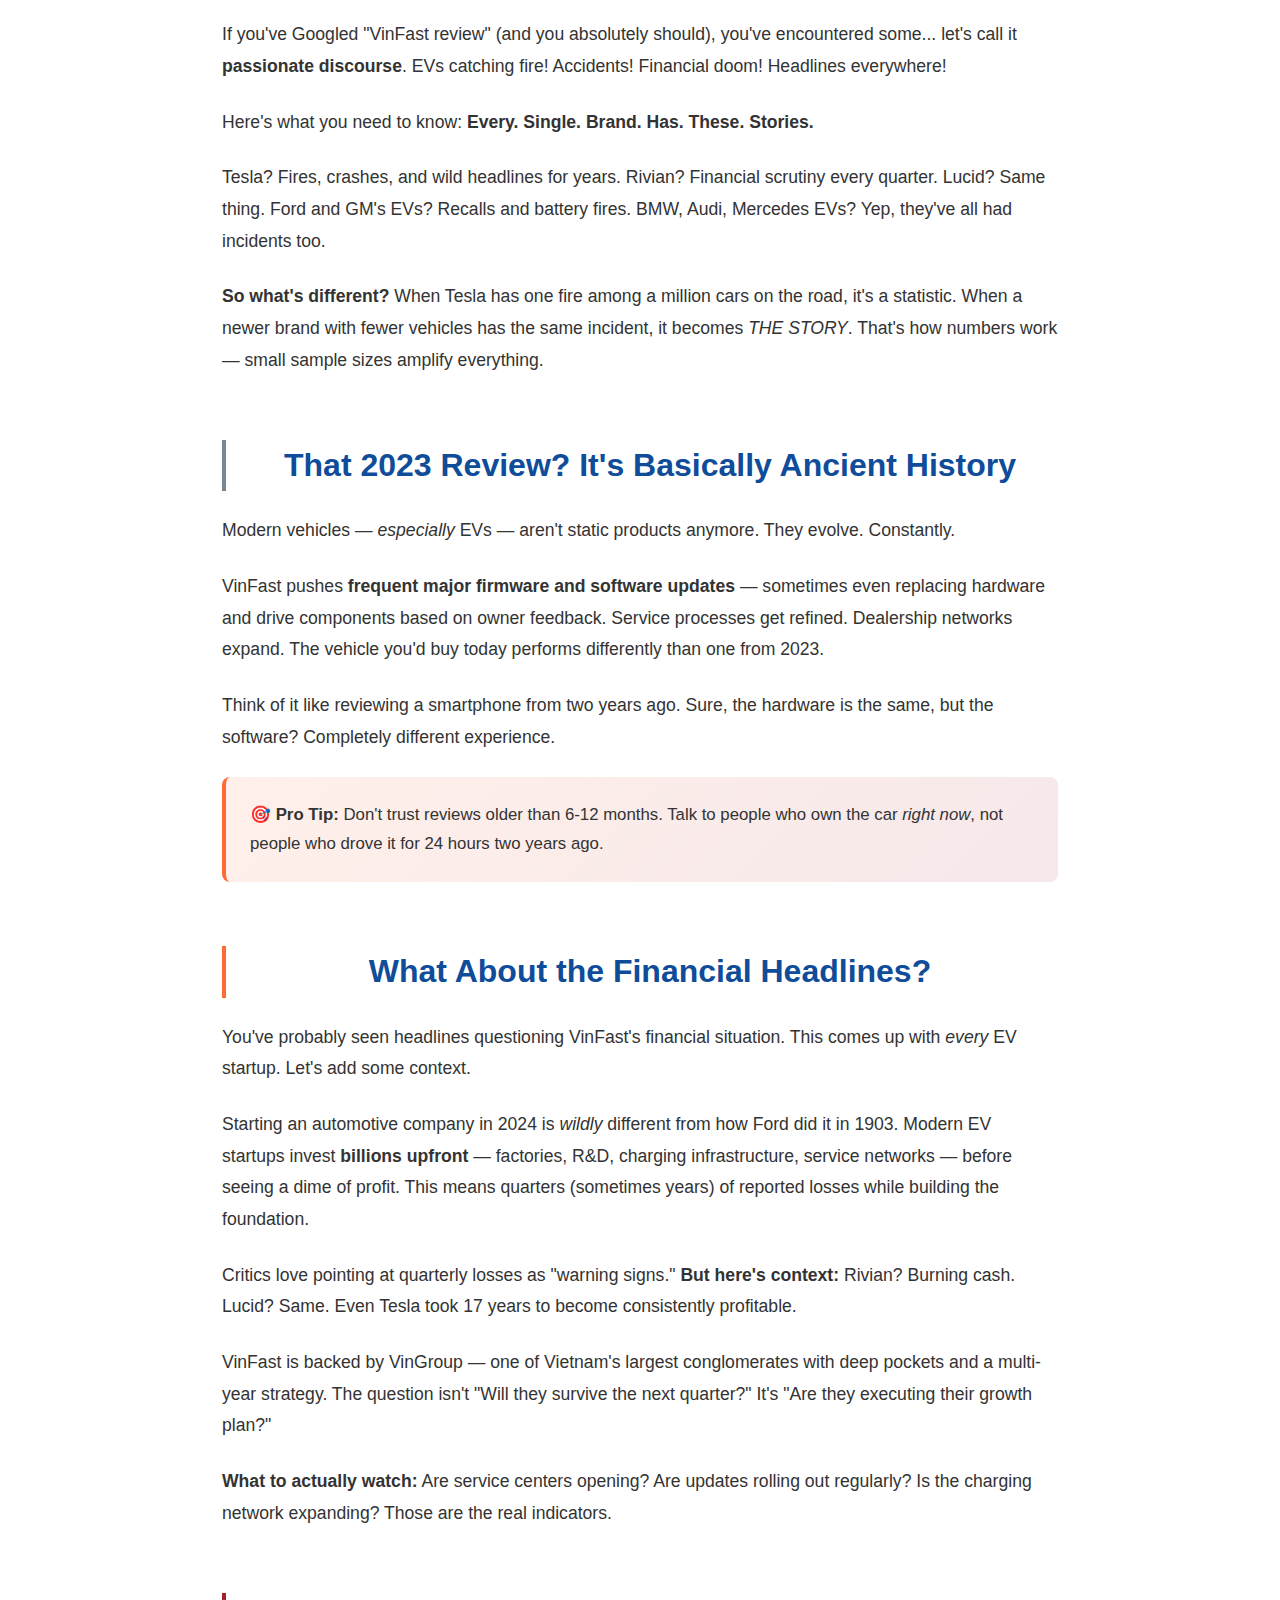
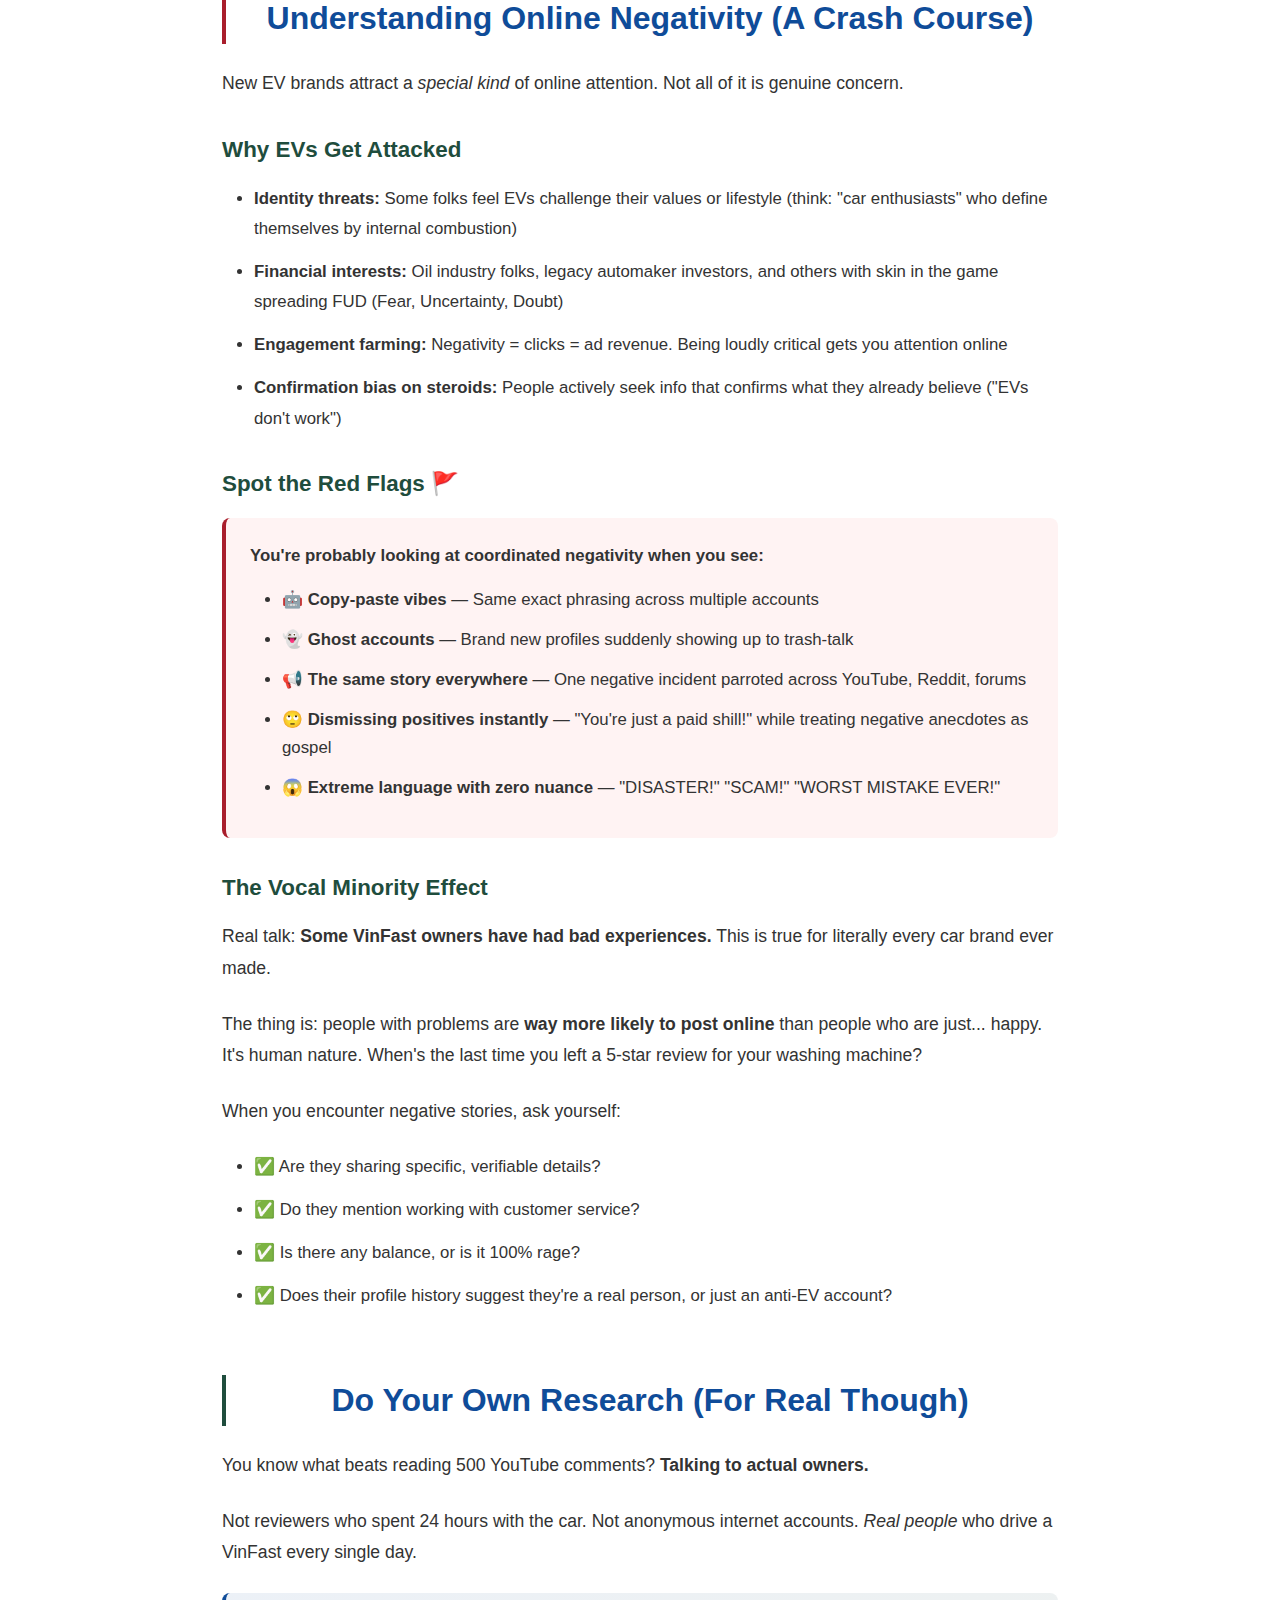
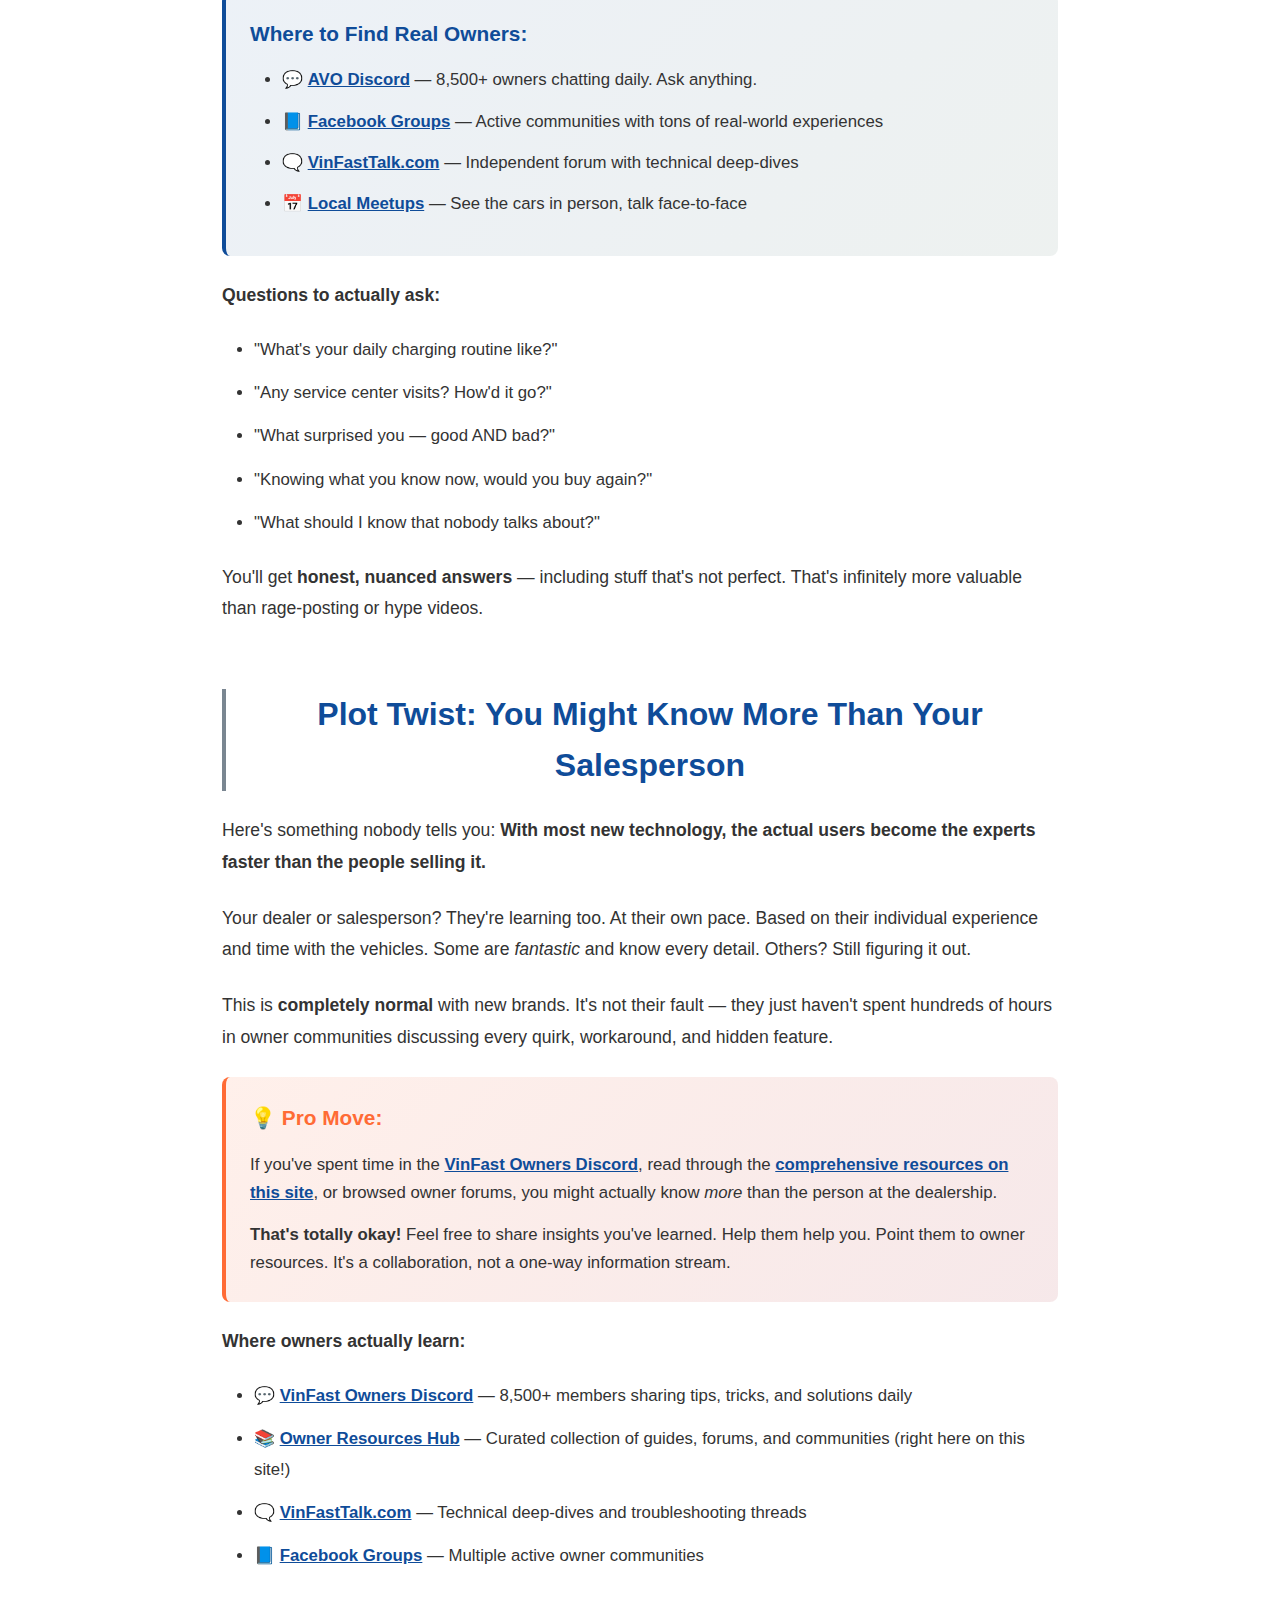
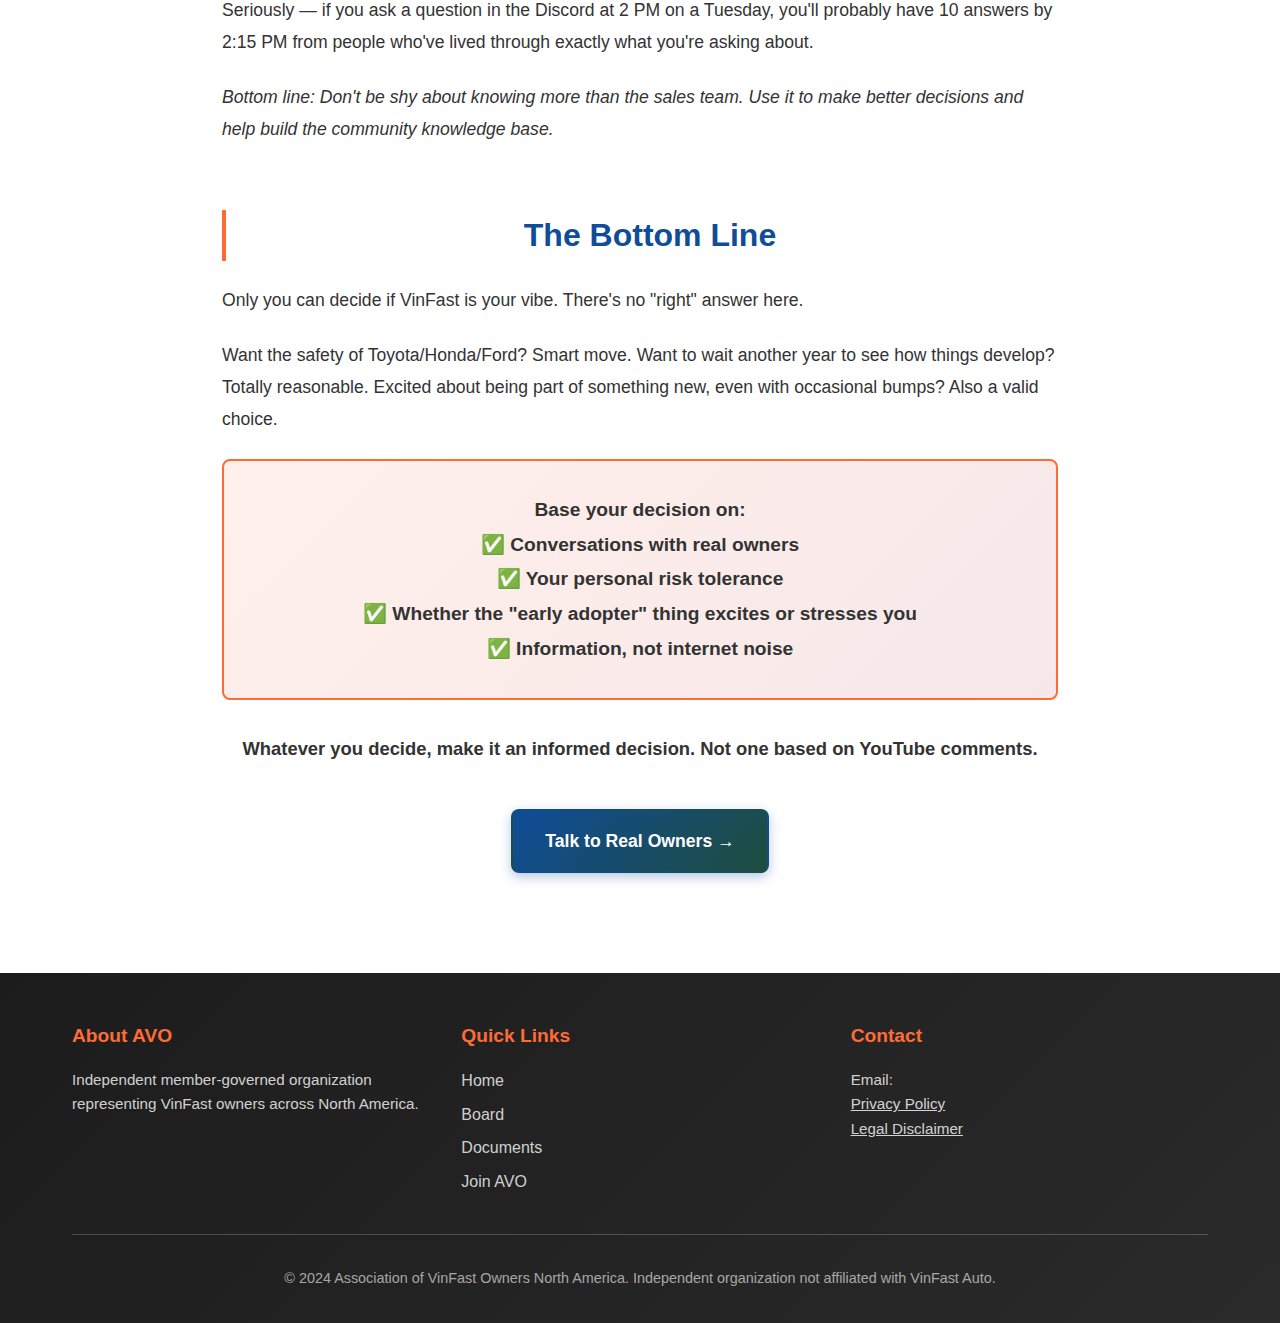
<file: considering-vinfast.html>
<!DOCTYPE html>
<html lang="en">
<head>
    <meta charset="UTF-8">
    <meta name="viewport" content="width=device-width, initial-scale=1.0">

    <!-- Primary Meta Tags -->
    <title>Considering VinFast? | A Guide for Prospective Buyers | AVO</title>
    <meta name="title" content="Considering VinFast? | A Guide for Prospective Buyers">
    <meta name="description" content="Honest insights for prospective VinFast buyers on the early adopter journey, navigating online information, and understanding the EV startup landscape.">

    <!-- Open Graph / Facebook -->
    <meta property="og:type" content="website">
    <meta property="og:url" content="https://vinfastowners.org/considering-vinfast.html">
    <meta property="og:title" content="Considering VinFast? A Guide for Prospective Buyers">
    <meta property="og:description" content="Honest insights for prospective VinFast buyers on the early adopter journey and understanding the EV landscape.">

    <!-- Canonical URL -->
    <link rel="canonical" href="https://vinfastowners.org/considering-vinfast.html" />

    <link rel="stylesheet" href="css/styles.css">
</head>
<body>
    <!-- Under Construction Banner -->
    <div style="background: linear-gradient(135deg, #FF6B35 0%, #d93f0b 100%); color: white; text-align: center; padding: 1rem 1.5rem; font-weight: 500; box-shadow: 0 2px 8px rgba(0,0,0,0.1); position: sticky; top: 0; z-index: 1000;">
        <span lang="en">🚧 Website Under Construction - Share feedback in Discord: <a href="https://discord.gg/WRVqmKuFFA" target="_blank" style="color: white; text-decoration: underline; font-weight: 700;">#vinfastownersdotorg</a></span>
        <span lang="fr">🚧 Site en Construction - Partagez vos commentaires sur Discord: <a href="https://discord.gg/WRVqmKuFFA" target="_blank" style="color: white; text-decoration: underline; font-weight: 700;">#vinfastownersdotorg</a></span>
    </div>

    <!-- Language Toggle -->
    <div class="lang-toggle">
        <button onclick="setLang('en')" class="active">EN</button>
        <button onclick="setLang('fr')">FR</button>
    </div>

    <!-- Navigation -->
    <nav>
        <div class="nav-container">
            <div class="logo">
                <a href="index.html">
                    <img src="images/icons/avo-logo.png" alt="AVO Logo" class="logo-img">
                    <span class="logo-text">
                        <strong>AVO</strong>
                        <span lang="en">North America</span>
                        <span lang="fr">Amérique du Nord</span>
                    </span>
                </a>
            </div>
            <div class="nav-links">
                <a href="index.html">
                    <span lang="en">Home</span>
                    <span lang="fr">Accueil</span>
                </a>
                <a href="index.html#about">
                    <span lang="en">About</span>
                    <span lang="fr">À Propos</span>
                </a>
                <a href="board.html">
                    <span lang="en">Board</span>
                    <span lang="fr">Conseil</span>
                </a>
                <a href="join.html" class="btn-nav">
                    <span lang="en">Join AVO</span>
                    <span lang="fr">Rejoindre</span>
                </a>
            </div>
        </div>
    </nav>

    <!-- Hero Section -->
    <section class="hero" style="background: linear-gradient(135deg, var(--vf-deep-ocean) 0%, var(--vf-vinfast-blue) 100%); padding: 6rem 2rem 4rem;">
        <div class="container" style="max-width: 900px; margin: 0 auto; text-align: center;">
            <h1 style="font-size: 3rem; margin-bottom: 1.5rem; color: white;">
                <span lang="en">So You're Thinking About VinFast?</span>
                <span lang="fr">Vous envisagez VinFast?</span>
            </h1>
            <p style="font-size: 1.3rem; color: rgba(255,255,255,0.95); max-width: 700px; margin: 0 auto; line-height: 1.6;">
                <span lang="en">Let's have an honest conversation about what you're really getting into.</span>
                <span lang="fr">Ayons une conversation honnête sur ce dans quoi vous vous engagez vraiment.</span>
            </p>
        </div>
    </section>

    <!-- Main Content -->
    <section style="padding: 4rem 2rem; background: white;">
        <div class="container" style="max-width: 900px; margin: 0 auto;">

            <!-- Friendly Disclaimer -->
            <div style="background: linear-gradient(135deg, rgba(15,76,153,0.05) 0%, rgba(31,77,61,0.05) 100%); padding: 1.5rem; border-radius: 8px; margin-bottom: 3rem; border: 1px solid rgba(15,76,153,0.2);">
                <p style="font-size: 0.95rem; line-height: 1.6; margin: 0; color: #555; text-align: center;">
                    <span lang="en">
                        <strong>📋 Friendly Note:</strong> This guide is written by VinFast owners sharing their real-world experiences and perspectives. It's not affiliated with, sponsored by, or officially endorsed by VinFast Corporation. Just honest conversations from people who've been through (or are going through) the process.
                    </span>
                    <span lang="fr">
                        <strong>📋 Note Amicale:</strong> Ce guide est écrit par des propriétaires de VinFast partageant leurs expériences et perspectives réelles. Il n'est pas affilié, sponsorisé ou officiellement approuvé par VinFast Corporation. Juste des conversations honnêtes de personnes qui ont vécu (ou vivent) le processus.
                    </span>
                </p>
            </div>

            <!-- Early Adopter Mindset -->
            <div style="margin-bottom: 4rem;">
                <h2 style="font-size: 2rem; color: var(--vf-vinfast-blue); margin-bottom: 1.5rem; border-left: 4px solid var(--vf-sunset-orange); padding-left: 1rem;">
                    <span lang="en">Are You Wired for This?</span>
                    <span lang="fr">Êtes-vous fait pour cela?</span>
                </h2>

                <p style="font-size: 1.1rem; line-height: 1.8; margin-bottom: 1.5rem; color: #333;">
                    <span lang="en">
                        Here's the thing: buying a vehicle from a brand-new automotive company is not like buying a Toyota Camry. It's just not. And that's okay!
                    </span>
                    <span lang="fr">
                        Voici la chose: acheter un véhicule d'une toute nouvelle entreprise automobile n'est pas comme acheter une Toyota Camry. Ce n'est tout simplement pas le cas. Et c'est correct!
                    </span>
                </p>

                <p style="font-size: 1.1rem; line-height: 1.8; margin-bottom: 1.5rem; color: #333;">
                    <span lang="en">
                        Some folks? They're <strong>genuinely excited</strong> about being part of a brand's evolution. They get a kick out of seeing features improve with each software update, watching service centers open in their region, and yes — even troubleshooting the occasional quirk. For these people, it's <em>part of the adventure</em>.
                    </span>
                    <span lang="fr">
                        Certaines personnes? Elles sont <strong>vraiment enthousiastes</strong> à l'idée de faire partie de l'évolution d'une marque. Elles sont ravies de voir les fonctionnalités s'améliorer avec chaque mise à jour logicielle, de voir des centres de service ouvrir dans leur région, et oui — même de résoudre des problèmes occasionnels. Pour ces personnes, cela <em>fait partie de l'aventure</em>.
                    </span>
                </p>

                <p style="font-size: 1.1rem; line-height: 1.8; margin-bottom: 1.5rem; color: #333;">
                    <span lang="en">
                        Other folks? They want to turn the key (okay, push the button), drive to work, and not think about it. They want <strong>proven track records</strong>, decades of refinement, and zero surprises. That's equally valid!
                    </span>
                    <span lang="fr">
                        D'autres personnes? Elles veulent tourner la clé (d'accord, appuyer sur le bouton), se rendre au travail et ne pas y penser. Elles veulent des <strong>antécédents éprouvés</strong>, des décennies de raffinement et zéro surprise. C'est tout aussi valable!
                    </span>
                </p>

                <div style="background: linear-gradient(135deg, rgba(15,76,153,0.08) 0%, rgba(31,77,61,0.08) 100%); padding: 1.5rem; border-radius: 8px; border-left: 4px solid var(--vf-vinfast-blue);">
                    <p style="font-size: 1.1rem; line-height: 1.7; margin: 0; color: #333; font-weight: 500;">
                        <span lang="en">
                            💡 <strong>The real question:</strong> Do you get excited about technology evolving in real-time? Does the idea of being part of something new — even with growing pains — sound fun? Or would you rather skip all that and just have a car that works?
                        </span>
                        <span lang="fr">
                            💡 <strong>La vraie question:</strong> Êtes-vous enthousiasmé par la technologie qui évolue en temps réel? L'idée de faire partie de quelque chose de nouveau — même avec des difficultés de croissance — vous semble-t-elle amusante? Ou préféreriez-vous sauter tout cela et avoir simplement une voiture qui fonctionne?
                        </span>
                    </p>
                    <p style="font-size: 1.1rem; line-height: 1.7; margin: 1rem 0 0; color: #333;">
                        <span lang="en">
                            <strong>Both answers are correct.</strong> One just determines whether VinFast (or any startup EV brand) is your vibe or not.
                        </span>
                        <span lang="fr">
                            <strong>Les deux réponses sont correctes.</strong> L'une détermine simplement si VinFast (ou toute marque de VE startup) est votre style ou non.
                        </span>
                    </p>
                </div>
            </div>

            <!-- The Internet is Loud -->
            <div style="margin-bottom: 4rem;">
                <h2 style="font-size: 2rem; color: var(--vf-vinfast-blue); margin-bottom: 1.5rem; border-left: 4px solid var(--vf-crimson-red); padding-left: 1rem;">
                    <span lang="en">Let's Talk About The Internet (Because It's LOUD)</span>
                    <span lang="fr">Parlons d'Internet (parce que c'est BRUYANT)</span>
                </h2>

                <p style="font-size: 1.1rem; line-height: 1.8; margin-bottom: 1.5rem; color: #333;">
                    <span lang="en">
                        If you've Googled "VinFast review" (and you absolutely should), you've encountered some... let's call it <strong>passionate discourse</strong>. EVs catching fire! Accidents! Financial doom! Headlines everywhere!
                    </span>
                    <span lang="fr">
                        Si vous avez recherché "VinFast critique" sur Google (et vous devriez absolument le faire), vous avez rencontré certains... appelons cela un <strong>discours passionné</strong>. Des VE qui prennent feu! Des accidents! La ruine financière! Des titres partout!
                    </span>
                </p>

                <p style="font-size: 1.1rem; line-height: 1.8; margin-bottom: 1.5rem; color: #333;">
                    <span lang="en">
                        Here's what you need to know: <strong>Every. Single. Brand. Has. These. Stories.</strong>
                    </span>
                    <span lang="fr">
                        Voici ce que vous devez savoir: <strong>Chaque. Marque. A. Ces. Histoires.</strong>
                    </span>
                </p>

                <p style="font-size: 1.1rem; line-height: 1.8; margin-bottom: 1.5rem; color: #333;">
                    <span lang="en">
                        Tesla? Fires, crashes, and wild headlines for years. Rivian? Financial scrutiny every quarter. Lucid? Same thing. Ford and GM's EVs? Recalls and battery fires. BMW, Audi, Mercedes EVs? Yep, they've all had incidents too.
                    </span>
                    <span lang="fr">
                        Tesla? Incendies, accidents et titres fous pendant des années. Rivian? Examen financier à chaque trimestre. Lucid? La même chose. Les VE de Ford et GM? Rappels et incendies de batteries. Les VE de BMW, Audi, Mercedes? Oui, ils ont tous eu des incidents aussi.
                    </span>
                </p>

                <p style="font-size: 1.1rem; line-height: 1.8; margin-bottom: 1.5rem; color: #333;">
                    <span lang="en">
                        <strong>So what's different?</strong> When Tesla has one fire among a million cars on the road, it's a statistic. When a newer brand with fewer vehicles has the same incident, it becomes <em>THE STORY</em>. That's how numbers work — small sample sizes amplify everything.
                    </span>
                    <span lang="fr">
                        <strong>Alors quelle est la différence?</strong> Lorsque Tesla a un incendie parmi un million de voitures sur la route, c'est une statistique. Lorsqu'une marque plus récente avec moins de véhicules a le même incident, cela devient <em>L'HISTOIRE</em>. C'est ainsi que fonctionnent les chiffres — les petits échantillons amplifient tout.
                    </span>
                </p>
            </div>

            <!-- Reviews Get Old Fast -->
            <div style="margin-bottom: 4rem;">
                <h2 style="font-size: 2rem; color: var(--vf-vinfast-blue); margin-bottom: 1.5rem; border-left: 4px solid var(--vf-neptune-grey); padding-left: 1rem;">
                    <span lang="en">That 2023 Review? It's Basically Ancient History</span>
                    <span lang="fr">Cette critique de 2023? C'est pratiquement de l'histoire ancienne</span>
                </h2>

                <p style="font-size: 1.1rem; line-height: 1.8; margin-bottom: 1.5rem; color: #333;">
                    <span lang="en">
                        Modern vehicles — <em>especially</em> EVs — aren't static products anymore. They evolve. Constantly.
                    </span>
                    <span lang="fr">
                        Les véhicules modernes — <em>surtout</em> les VE — ne sont plus des produits statiques. Ils évoluent. Constamment.
                    </span>
                </p>

                <p style="font-size: 1.1rem; line-height: 1.8; margin-bottom: 1.5rem; color: #333;">
                    <span lang="en">
                        VinFast pushes <strong>frequent major firmware and software updates</strong> — sometimes even replacing hardware and drive components based on owner feedback. Service processes get refined. Dealership networks expand. The vehicle you'd buy today performs differently than one from 2023.
                    </span>
                    <span lang="fr">
                        VinFast déploie des <strong>mises à jour majeures fréquentes de firmware et de logiciels</strong> — parfois même en remplaçant le matériel et les composants d'entraînement en fonction des commentaires des propriétaires. Les processus de service sont affinés. Les réseaux de concessionnaires s'étendent. Le véhicule que vous achèteriez aujourd'hui fonctionne différemment de celui de 2023.
                    </span>
                </p>

                <p style="font-size: 1.1rem; line-height: 1.8; margin-bottom: 1.5rem; color: #333;">
                    <span lang="en">
                        Think of it like reviewing a smartphone from two years ago. Sure, the hardware is the same, but the software? Completely different experience.
                    </span>
                    <span lang="fr">
                        Pensez-y comme à l'évaluation d'un smartphone d'il y a deux ans. Bien sûr, le matériel est le même, mais le logiciel? Expérience complètement différente.
                    </span>
                </p>

                <div style="background: linear-gradient(135deg, rgba(255,107,53,0.1) 0%, rgba(169,30,44,0.1) 100%); padding: 1.5rem; border-radius: 8px; border-left: 4px solid var(--vf-sunset-orange);">
                    <p style="font-size: 1.05rem; line-height: 1.7; margin: 0; color: #333; font-weight: 500;">
                        <span lang="en">
                            🎯 <strong>Pro Tip:</strong> Don't trust reviews older than 6-12 months. Talk to people who own the car <em>right now</em>, not people who drove it for 24 hours two years ago.
                        </span>
                        <span lang="fr">
                            🎯 <strong>Conseil Pro:</strong> Ne faites pas confiance aux critiques de plus de 6 à 12 mois. Parlez aux personnes qui possèdent la voiture <em>en ce moment</em>, pas aux personnes qui l'ont conduite pendant 24 heures il y a deux ans.
                        </span>
                    </p>
                </div>
            </div>

            <!-- Money Talk -->
            <div style="margin-bottom: 4rem;">
                <h2 style="font-size: 2rem; color: var(--vf-vinfast-blue); margin-bottom: 1.5rem; border-left: 4px solid var(--vf-sunset-orange); padding-left: 1rem;">
                    <span lang="en">What About the Financial Headlines?</span>
                    <span lang="fr">Qu'en est-il des Titres Financiers?</span>
                </h2>

                <p style="font-size: 1.1rem; line-height: 1.8; margin-bottom: 1.5rem; color: #333;">
                    <span lang="en">
                        You've probably seen headlines questioning VinFast's financial situation. This comes up with <em>every</em> EV startup. Let's add some context.
                    </span>
                    <span lang="fr">
                        Vous avez probablement vu des titres questionnant la situation financière de VinFast. Cela arrive avec <em>chaque</em> startup de VE. Ajoutons du contexte.
                    </span>
                </p>

                <p style="font-size: 1.1rem; line-height: 1.8; margin-bottom: 1.5rem; color: #333;">
                    <span lang="en">
                        Starting an automotive company in 2024 is <em>wildly</em> different from how Ford did it in 1903. Modern EV startups invest <strong>billions upfront</strong> — factories, R&D, charging infrastructure, service networks — before seeing a dime of profit. This means quarters (sometimes years) of reported losses while building the foundation.
                    </span>
                    <span lang="fr">
                        Démarrer une entreprise automobile en 2024 est <em>radicalement</em> différent de la façon dont Ford l'a fait en 1903. Les startups modernes de VE investissent des <strong>milliards dès le départ</strong> — usines, R&D, infrastructure de recharge, réseaux de service — avant de voir un centime de profit. Cela signifie des trimestres (parfois des années) de pertes déclarées tout en construisant la fondation.
                    </span>
                </p>

                <p style="font-size: 1.1rem; line-height: 1.8; margin-bottom: 1.5rem; color: #333;">
                    <span lang="en">
                        Critics love pointing at quarterly losses as "warning signs." <strong>But here's context:</strong> Rivian? Burning cash. Lucid? Same. Even Tesla took 17 years to become consistently profitable.
                    </span>
                    <span lang="fr">
                        Les critiques adorent pointer les pertes trimestrielles comme des "signes d'avertissement". <strong>Mais voici le contexte:</strong> Rivian? Brûle de l'argent. Lucid? Pareil. Même Tesla a pris 17 ans pour devenir constamment rentable.
                    </span>
                </p>

                <p style="font-size: 1.1rem; line-height: 1.8; margin-bottom: 1.5rem; color: #333;">
                    <span lang="en">
                        VinFast is backed by VinGroup — one of Vietnam's largest conglomerates with deep pockets and a multi-year strategy. The question isn't "Will they survive the next quarter?" It's "Are they executing their growth plan?"
                    </span>
                    <span lang="fr">
                        VinFast est soutenu par VinGroup — l'un des plus grands conglomérats du Vietnam avec des poches profondes et une stratégie pluriannuelle. La question n'est pas "Vont-ils survivre au prochain trimestre?" C'est "Exécutent-ils leur plan de croissance?"
                    </span>
                </p>

                <p style="font-size: 1.1rem; line-height: 1.8; margin-bottom: 1.5rem; color: #333;">
                    <span lang="en">
                        <strong>What to actually watch:</strong> Are service centers opening? Are updates rolling out regularly? Is the charging network expanding? Those are the real indicators.
                    </span>
                    <span lang="fr">
                        <strong>Ce qu'il faut vraiment surveiller:</strong> Des centres de service s'ouvrent-ils? Les mises à jour sont-elles déployées régulièrement? Le réseau de recharge s'étend-il? Ce sont les vrais indicateurs.
                    </span>
                </p>
            </div>

            <!-- Online Negativity 101 -->
            <div style="margin-bottom: 4rem;">
                <h2 style="font-size: 2rem; color: var(--vf-vinfast-blue); margin-bottom: 1.5rem; border-left: 4px solid var(--vf-crimson-red); padding-left: 1rem;">
                    <span lang="en">Understanding Online Negativity (A Crash Course)</span>
                    <span lang="fr">Comprendre la Négativité en Ligne (un cours intensif)</span>
                </h2>

                <p style="font-size: 1.1rem; line-height: 1.8; margin-bottom: 1.5rem; color: #333;">
                    <span lang="en">
                        New EV brands attract a <em>special kind</em> of online attention. Not all of it is genuine concern.
                    </span>
                    <span lang="fr">
                        Les nouvelles marques de VE attirent une <em>sorte particulière</em> d'attention en ligne. Tout cela n'est pas une préoccupation authentique.
                    </span>
                </p>

                <h3 style="font-size: 1.4rem; color: var(--vf-deep-ocean); margin: 2rem 0 1rem;">
                    <span lang="en">Why EVs Get Attacked</span>
                    <span lang="fr">Pourquoi les VE sont attaqués</span>
                </h3>

                <ul style="font-size: 1.05rem; line-height: 1.8; margin-bottom: 1.5rem; color: #333; padding-left: 2rem;">
                    <li style="margin-bottom: 0.8rem;">
                        <span lang="en"><strong>Identity threats:</strong> Some folks feel EVs challenge their values or lifestyle (think: "car enthusiasts" who define themselves by internal combustion)</span>
                        <span lang="fr"><strong>Menaces d'identité:</strong> Certaines personnes sentent que les VE remettent en question leurs valeurs ou leur mode de vie (pensez: "passionnés de voitures" qui se définissent par la combustion interne)</span>
                    </li>
                    <li style="margin-bottom: 0.8rem;">
                        <span lang="en"><strong>Financial interests:</strong> Oil industry folks, legacy automaker investors, and others with skin in the game spreading FUD (Fear, Uncertainty, Doubt)</span>
                        <span lang="fr"><strong>Intérêts financiers:</strong> Les gens de l'industrie pétrolière, les investisseurs des constructeurs automobiles traditionnels et d'autres ayant un intérêt dans le jeu répandant la FUD (Peur, Incertitude, Doute)</span>
                    </li>
                    <li style="margin-bottom: 0.8rem;">
                        <span lang="en"><strong>Engagement farming:</strong> Negativity = clicks = ad revenue. Being loudly critical gets you attention online</span>
                        <span lang="fr"><strong>Agriculture d'engagement:</strong> Négativité = clics = revenus publicitaires. Être bruyamment critique vous attire l'attention en ligne</span>
                    </li>
                    <li style="margin-bottom: 0.8rem;">
                        <span lang="en"><strong>Confirmation bias on steroids:</strong> People actively seek info that confirms what they already believe ("EVs don't work")</span>
                        <span lang="fr"><strong>Biais de confirmation sous stéroïdes:</strong> Les gens recherchent activement des informations qui confirment ce qu'ils croient déjà ("Les VE ne fonctionnent pas")</span>
                    </li>
                </ul>

                <h3 style="font-size: 1.4rem; color: var(--vf-deep-ocean); margin: 2rem 0 1rem;">
                    <span lang="en">Spot the Red Flags 🚩</span>
                    <span lang="fr">Repérez les signaux d'alarme 🚩</span>
                </h3>

                <div style="background: #fff3f3; padding: 1.5rem; border-radius: 8px; border-left: 4px solid var(--vf-crimson-red); margin-bottom: 1.5rem;">
                    <p style="font-size: 1.05rem; line-height: 1.7; margin: 0 0 1rem; color: #333; font-weight: 600;">
                        <span lang="en">You're probably looking at coordinated negativity when you see:</span>
                        <span lang="fr">Vous regardez probablement une négativité coordonnée lorsque vous voyez:</span>
                    </p>
                    <ul style="font-size: 1.05rem; line-height: 1.7; margin: 0; padding-left: 2rem; color: #333;">
                        <li style="margin-bottom: 0.7rem;">
                            <span lang="en">🤖 <strong>Copy-paste vibes</strong> — Same exact phrasing across multiple accounts</span>
                            <span lang="fr">🤖 <strong>Vibrations copier-coller</strong> — Même formulation exacte sur plusieurs comptes</span>
                        </li>
                        <li style="margin-bottom: 0.7rem;">
                            <span lang="en">👻 <strong>Ghost accounts</strong> — Brand new profiles suddenly showing up to trash-talk</span>
                            <span lang="fr">👻 <strong>Comptes fantômes</strong> — De nouveaux profils apparaissant soudainement pour dénigrer</span>
                        </li>
                        <li style="margin-bottom: 0.7rem;">
                            <span lang="en">📢 <strong>The same story everywhere</strong> — One negative incident parroted across YouTube, Reddit, forums</span>
                            <span lang="fr">📢 <strong>La même histoire partout</strong> — Un incident négatif répété sur YouTube, Reddit, forums</span>
                        </li>
                        <li style="margin-bottom: 0.7rem;">
                            <span lang="en">🙄 <strong>Dismissing positives instantly</strong> — "You're just a paid shill!" while treating negative anecdotes as gospel</span>
                            <span lang="fr">🙄 <strong>Rejet instantané des aspects positifs</strong> — "Vous êtes juste un sbire payé!" tout en traitant les anecdotes négatives comme un évangile</span>
                        </li>
                        <li style="margin-bottom: 0.7rem;">
                            <span lang="en">😱 <strong>Extreme language with zero nuance</strong> — "DISASTER!" "SCAM!" "WORST MISTAKE EVER!"</span>
                            <span lang="fr">😱 <strong>Langage extrême sans nuance</strong> — "DÉSASTRE!" "ARNAQUE!" "PIRE ERREUR JAMAIS!"</span>
                        </li>
                    </ul>
                </div>

                <h3 style="font-size: 1.4rem; color: var(--vf-deep-ocean); margin: 2rem 0 1rem;">
                    <span lang="en">The Vocal Minority Effect</span>
                    <span lang="fr">L'effet de la minorité vocale</span>
                </h3>

                <p style="font-size: 1.1rem; line-height: 1.8; margin-bottom: 1.5rem; color: #333;">
                    <span lang="en">
                        Real talk: <strong>Some VinFast owners have had bad experiences.</strong> This is true for literally every car brand ever made.
                    </span>
                    <span lang="fr">
                        Parlons franchement: <strong>Certains propriétaires de VinFast ont eu de mauvaises expériences.</strong> C'est vrai pour littéralement chaque marque de voiture jamais fabriquée.
                    </span>
                </p>

                <p style="font-size: 1.1rem; line-height: 1.8; margin-bottom: 1.5rem; color: #333;">
                    <span lang="en">
                        The thing is: people with problems are <strong>way more likely to post online</strong> than people who are just... happy. It's human nature. When's the last time you left a 5-star review for your washing machine?
                    </span>
                    <span lang="fr">
                        Le fait est: les personnes ayant des problèmes sont <strong>beaucoup plus susceptibles de publier en ligne</strong> que les personnes qui sont juste... heureuses. C'est la nature humaine. Quand avez-vous laissé un avis 5 étoiles pour votre machine à laver la dernière fois?
                    </span>
                </p>

                <p style="font-size: 1.1rem; line-height: 1.8; margin-bottom: 1.5rem; color: #333;">
                    <span lang="en">
                        When you encounter negative stories, ask yourself:
                    </span>
                    <span lang="fr">
                        Lorsque vous rencontrez des histoires négatives, demandez-vous:
                    </span>
                </p>

                <ul style="font-size: 1.05rem; line-height: 1.8; margin-bottom: 1.5rem; color: #333; padding-left: 2rem;">
                    <li style="margin-bottom: 0.8rem;">
                        <span lang="en">✅ Are they sharing specific, verifiable details?</span>
                        <span lang="fr">✅ Partagent-ils des détails spécifiques et vérifiables?</span>
                    </li>
                    <li style="margin-bottom: 0.8rem;">
                        <span lang="en">✅ Do they mention working with customer service?</span>
                        <span lang="fr">✅ Mentionnent-ils travailler avec le service client?</span>
                    </li>
                    <li style="margin-bottom: 0.8rem;">
                        <span lang="en">✅ Is there any balance, or is it 100% rage?</span>
                        <span lang="fr">✅ Y a-t-il un équilibre, ou est-ce 100% de rage?</span>
                    </li>
                    <li style="margin-bottom: 0.8rem;">
                        <span lang="en">✅ Does their profile history suggest they're a real person, or just an anti-EV account?</span>
                        <span lang="fr">✅ L'historique de leur profil suggère-t-il qu'ils sont une vraie personne, ou juste un compte anti-VE?</span>
                    </li>
                </ul>
            </div>

            <!-- Do Your Own Research (For Real Though) -->
            <div style="margin-bottom: 4rem;">
                <h2 style="font-size: 2rem; color: var(--vf-vinfast-blue); margin-bottom: 1.5rem; border-left: 4px solid var(--vf-deep-ocean); padding-left: 1rem;">
                    <span lang="en">Do Your Own Research (For Real Though)</span>
                    <span lang="fr">Faites vos propres recherches (pour de vrai)</span>
                </h2>

                <p style="font-size: 1.1rem; line-height: 1.8; margin-bottom: 1.5rem; color: #333;">
                    <span lang="en">
                        You know what beats reading 500 YouTube comments? <strong>Talking to actual owners.</strong>
                    </span>
                    <span lang="fr">
                        Vous savez ce qui bat la lecture de 500 commentaires YouTube? <strong>Parler à de vrais propriétaires.</strong>
                    </span>
                </p>

                <p style="font-size: 1.1rem; line-height: 1.8; margin-bottom: 1.5rem; color: #333;">
                    <span lang="en">
                        Not reviewers who spent 24 hours with the car. Not anonymous internet accounts. <em>Real people</em> who drive a VinFast every single day.
                    </span>
                    <span lang="fr">
                        Pas des critiques qui ont passé 24 heures avec la voiture. Pas des comptes Internet anonymes. <em>De vraies personnes</em> qui conduisent un VinFast tous les jours.
                    </span>
                </p>

                <div style="background: linear-gradient(135deg, rgba(15,76,153,0.08) 0%, rgba(31,77,61,0.08) 100%); padding: 1.5rem; border-radius: 8px; border-left: 4px solid var(--vf-vinfast-blue);">
                    <h3 style="font-size: 1.3rem; color: var(--vf-vinfast-blue); margin: 0 0 1rem;">
                        <span lang="en">Where to Find Real Owners:</span>
                        <span lang="fr">Où trouver de vrais propriétaires:</span>
                    </h3>
                    <ul style="font-size: 1.05rem; line-height: 1.7; margin: 0; padding-left: 2rem; color: #333;">
                        <li style="margin-bottom: 0.8rem;">
                            <span lang="en">💬 <strong><a href="https://discord.gg/puQqaEZFAQ" target="_blank" style="color: var(--vf-vinfast-blue); text-decoration: underline;">AVO Discord</a></strong> — 8,500+ owners chatting daily. Ask anything.</span>
                            <span lang="fr">💬 <strong><a href="https://discord.gg/puQqaEZFAQ" target="_blank" style="color: var(--vf-vinfast-blue); text-decoration: underline;">AVO Discord</a></strong> — 8 500+ propriétaires discutant quotidiennement. Demandez n'importe quoi.</span>
                        </li>
                        <li style="margin-bottom: 0.8rem;">
                            <span lang="en">📘 <strong><a href="https://www.facebook.com/share/g/17dH6oZRA4/" target="_blank" style="color: var(--vf-vinfast-blue); text-decoration: underline;">Facebook Groups</a></strong> — Active communities with tons of real-world experiences</span>
                            <span lang="fr">📘 <strong><a href="https://www.facebook.com/share/g/17dH6oZRA4/" target="_blank" style="color: var(--vf-vinfast-blue); text-decoration: underline;">Groupes Facebook</a></strong> — Communautés actives avec des tonnes d'expériences réelles</span>
                        </li>
                        <li style="margin-bottom: 0.8rem;">
                            <span lang="en">🗨️ <strong><a href="https://vinfasttalk.com" target="_blank" style="color: var(--vf-vinfast-blue); text-decoration: underline;">VinFastTalk.com</a></strong> — Independent forum with technical deep-dives</span>
                            <span lang="fr">🗨️ <strong><a href="https://vinfasttalk.com" target="_blank" style="color: var(--vf-vinfast-blue); text-decoration: underline;">VinFastTalk.com</a></strong> — Forum indépendant avec des plongées techniques</span>
                        </li>
                        <li style="margin-bottom: 0.8rem;">
                            <span lang="en">📅 <strong><a href="index.html#events" style="color: var(--vf-vinfast-blue); text-decoration: underline;">Local Meetups</a></strong> — See the cars in person, talk face-to-face</span>
                            <span lang="fr">📅 <strong><a href="index.html#events" style="color: var(--vf-vinfast-blue); text-decoration: underline;">Rencontres locales</a></strong> — Voyez les voitures en personne, parlez face à face</span>
                        </li>
                    </ul>
                </div>

                <p style="font-size: 1.1rem; line-height: 1.8; margin: 1.5rem 0; color: #333;">
                    <span lang="en">
                        <strong>Questions to actually ask:</strong>
                    </span>
                    <span lang="fr">
                        <strong>Questions à vraiment poser:</strong>
                    </span>
                </p>

                <ul style="font-size: 1.05rem; line-height: 1.8; margin-bottom: 1.5rem; color: #333; padding-left: 2rem;">
                    <li style="margin-bottom: 0.8rem;">
                        <span lang="en">"What's your daily charging routine like?"</span>
                        <span lang="fr">"À quoi ressemble votre routine de recharge quotidienne?"</span>
                    </li>
                    <li style="margin-bottom: 0.8rem;">
                        <span lang="en">"Any service center visits? How'd it go?"</span>
                        <span lang="fr">"Des visites au centre de service? Comment ça s'est passé?"</span>
                    </li>
                    <li style="margin-bottom: 0.8rem;">
                        <span lang="en">"What surprised you — good AND bad?"</span>
                        <span lang="fr">"Qu'est-ce qui vous a surpris — le bon ET le mauvais?"</span>
                    </li>
                    <li style="margin-bottom: 0.8rem;">
                        <span lang="en">"Knowing what you know now, would you buy again?"</span>
                        <span lang="fr">"Sachant ce que vous savez maintenant, achèteriez-vous à nouveau?"</span>
                    </li>
                    <li style="margin-bottom: 0.8rem;">
                        <span lang="en">"What should I know that nobody talks about?"</span>
                        <span lang="fr">"Que devrais-je savoir dont personne ne parle?"</span>
                    </li>
                </ul>

                <p style="font-size: 1.1rem; line-height: 1.8; margin-bottom: 1.5rem; color: #333;">
                    <span lang="en">
                        You'll get <strong>honest, nuanced answers</strong> — including stuff that's not perfect. That's infinitely more valuable than rage-posting or hype videos.
                    </span>
                    <span lang="fr">
                        Vous obtiendrez des <strong>réponses honnêtes et nuancées</strong> — y compris des choses qui ne sont pas parfaites. C'est infiniment plus précieux que les publications de rage ou les vidéos de hype.
                    </span>
                </p>
            </div>

            <!-- Your Dealer Might Know Less Than You (And That's Okay) -->
            <div style="margin-bottom: 4rem;">
                <h2 style="font-size: 2rem; color: var(--vf-vinfast-blue); margin-bottom: 1.5rem; border-left: 4px solid var(--vf-neptune-grey); padding-left: 1rem;">
                    <span lang="en">Plot Twist: You Might Know More Than Your Salesperson</span>
                    <span lang="fr">Rebondissement: Vous pourriez en savoir plus que votre vendeur</span>
                </h2>

                <p style="font-size: 1.1rem; line-height: 1.8; margin-bottom: 1.5rem; color: #333;">
                    <span lang="en">
                        Here's something nobody tells you: <strong>With most new technology, the actual users become the experts faster than the people selling it.</strong>
                    </span>
                    <span lang="fr">
                        Voici quelque chose que personne ne vous dit: <strong>Avec la plupart des nouvelles technologies, les utilisateurs réels deviennent experts plus rapidement que les personnes qui les vendent.</strong>
                    </span>
                </p>

                <p style="font-size: 1.1rem; line-height: 1.8; margin-bottom: 1.5rem; color: #333;">
                    <span lang="en">
                        Your dealer or salesperson? They're learning too. At their own pace. Based on their individual experience and time with the vehicles. Some are <em>fantastic</em> and know every detail. Others? Still figuring it out.
                    </span>
                    <span lang="fr">
                        Votre concessionnaire ou vendeur? Ils apprennent aussi. À leur propre rythme. Basé sur leur expérience individuelle et leur temps avec les véhicules. Certains sont <em>fantastiques</em> et connaissent chaque détail. D'autres? Encore en train de comprendre.
                    </span>
                </p>

                <p style="font-size: 1.1rem; line-height: 1.8; margin-bottom: 1.5rem; color: #333;">
                    <span lang="en">
                        This is <strong>completely normal</strong> with new brands. It's not their fault — they just haven't spent hundreds of hours in owner communities discussing every quirk, workaround, and hidden feature.
                    </span>
                    <span lang="fr">
                        C'est <strong>complètement normal</strong> avec les nouvelles marques. Ce n'est pas leur faute — ils n'ont tout simplement pas passé des centaines d'heures dans les communautés de propriétaires à discuter de chaque bizarrerie, solution de contournement et fonctionnalité cachée.
                    </span>
                </p>

                <div style="background: linear-gradient(135deg, rgba(255,107,53,0.1) 0%, rgba(169,30,44,0.1) 100%); padding: 1.5rem; border-radius: 8px; border-left: 4px solid var(--vf-sunset-orange); margin-bottom: 1.5rem;">
                    <h3 style="font-size: 1.3rem; color: var(--vf-sunset-orange); margin: 0 0 1rem;">
                        <span lang="en">💡 Pro Move:</span>
                        <span lang="fr">💡 Coup Pro:</span>
                    </h3>
                    <p style="font-size: 1.05rem; line-height: 1.7; margin: 0 0 0.8rem; color: #333;">
                        <span lang="en">
                            If you've spent time in the <strong><a href="https://discord.gg/puQqaEZFAQ" target="_blank" style="color: var(--vf-vinfast-blue); text-decoration: underline;">VinFast Owners Discord</a></strong>, read through the <strong><a href="index.html#resources" style="color: var(--vf-vinfast-blue); text-decoration: underline;">comprehensive resources on this site</a></strong>, or browsed owner forums, you might actually know <em>more</em> than the person at the dealership.
                        </span>
                        <span lang="fr">
                            Si vous avez passé du temps sur le <strong><a href="https://discord.gg/puQqaEZFAQ" target="_blank" style="color: var(--vf-vinfast-blue); text-decoration: underline;">Discord des Propriétaires VinFast</a></strong>, lu les <strong><a href="index.html#resources" style="color: var(--vf-vinfast-blue); text-decoration: underline;">ressources complètes sur ce site</a></strong>, ou parcouru les forums de propriétaires, vous pourriez en fait en savoir <em>plus</em> que la personne au concessionnaire.
                        </span>
                    </p>
                    <p style="font-size: 1.05rem; line-height: 1.7; margin: 0; color: #333; font-weight: 500;">
                        <span lang="en">
                            <strong>That's totally okay!</strong> Feel free to share insights you've learned. Help them help you. Point them to owner resources. It's a collaboration, not a one-way information stream.
                        </span>
                        <span lang="fr">
                            <strong>C'est tout à fait correct!</strong> N'hésitez pas à partager les idées que vous avez apprises. Aidez-les à vous aider. Pointez-les vers les ressources des propriétaires. C'est une collaboration, pas un flux d'informations à sens unique.
                        </span>
                    </p>
                </div>

                <p style="font-size: 1.1rem; line-height: 1.8; margin-bottom: 1.5rem; color: #333;">
                    <span lang="en">
                        <strong>Where owners actually learn:</strong>
                    </span>
                    <span lang="fr">
                        <strong>Où les propriétaires apprennent réellement:</strong>
                    </span>
                </p>

                <ul style="font-size: 1.05rem; line-height: 1.8; margin-bottom: 1.5rem; color: #333; padding-left: 2rem;">
                    <li style="margin-bottom: 0.8rem;">
                        <span lang="en">💬 <strong><a href="https://discord.gg/puQqaEZFAQ" target="_blank" style="color: var(--vf-vinfast-blue); text-decoration: underline;">VinFast Owners Discord</a></strong> — 8,500+ members sharing tips, tricks, and solutions daily</span>
                        <span lang="fr">💬 <strong><a href="https://discord.gg/puQqaEZFAQ" target="_blank" style="color: var(--vf-vinfast-blue); text-decoration: underline;">Discord Propriétaires VinFast</a></strong> — 8 500+ membres partageant astuces, trucs et solutions quotidiennement</span>
                    </li>
                    <li style="margin-bottom: 0.8rem;">
                        <span lang="en">📚 <strong><a href="index.html#resources" style="color: var(--vf-vinfast-blue); text-decoration: underline;">Owner Resources Hub</a></strong> — Curated collection of guides, forums, and communities (right here on this site!)</span>
                        <span lang="fr">📚 <strong><a href="index.html#resources" style="color: var(--vf-vinfast-blue); text-decoration: underline;">Centre de Ressources Propriétaires</a></strong> — Collection organisée de guides, forums et communautés (ici sur ce site!)</span>
                    </li>
                    <li style="margin-bottom: 0.8rem;">
                        <span lang="en">🗨️ <strong><a href="https://vinfasttalk.com" target="_blank" style="color: var(--vf-vinfast-blue); text-decoration: underline;">VinFastTalk.com</a></strong> — Technical deep-dives and troubleshooting threads</span>
                        <span lang="fr">🗨️ <strong><a href="https://vinfasttalk.com" target="_blank" style="color: var(--vf-vinfast-blue); text-decoration: underline;">VinFastTalk.com</a></strong> — Plongées techniques et fils de dépannage</span>
                    </li>
                    <li style="margin-bottom: 0.8rem;">
                        <span lang="en">📘 <strong><a href="https://www.facebook.com/share/g/17dH6oZRA4/" target="_blank" style="color: var(--vf-vinfast-blue); text-decoration: underline;">Facebook Groups</a></strong> — Multiple active owner communities</span>
                        <span lang="fr">📘 <strong><a href="https://www.facebook.com/share/g/17dH6oZRA4/" target="_blank" style="color: var(--vf-vinfast-blue); text-decoration: underline;">Groupes Facebook</a></strong> — Plusieurs communautés de propriétaires actives</span>
                    </li>
                </ul>

                <p style="font-size: 1.1rem; line-height: 1.8; margin-bottom: 1.5rem; color: #333;">
                    <span lang="en">
                        Seriously — if you ask a question in the Discord at 2 PM on a Tuesday, you'll probably have 10 answers by 2:15 PM from people who've lived through exactly what you're asking about.
                    </span>
                    <span lang="fr">
                        Sérieusement — si vous posez une question sur Discord à 14h un mardi, vous aurez probablement 10 réponses d'ici 14h15 de personnes qui ont vécu exactement ce que vous demandez.
                    </span>
                </p>

                <p style="font-size: 1.1rem; line-height: 1.8; margin-bottom: 1.5rem; color: #333; font-style: italic;">
                    <span lang="en">
                        Bottom line: Don't be shy about knowing more than the sales team. Use it to make better decisions and help build the community knowledge base.
                    </span>
                    <span lang="fr">
                        Conclusion: N'ayez pas peur d'en savoir plus que l'équipe de vente. Utilisez-le pour prendre de meilleures décisions et aider à construire la base de connaissances communautaires.
                    </span>
                </p>
            </div>

            <!-- Bottom Line -->
            <div style="margin-bottom: 2rem;">
                <h2 style="font-size: 2rem; color: var(--vf-vinfast-blue); margin-bottom: 1.5rem; border-left: 4px solid var(--vf-sunset-orange); padding-left: 1rem;">
                    <span lang="en">The Bottom Line</span>
                    <span lang="fr">L'essentiel</span>
                </h2>

                <p style="font-size: 1.1rem; line-height: 1.8; margin-bottom: 1.5rem; color: #333;">
                    <span lang="en">
                        Only you can decide if VinFast is your vibe. There's no "right" answer here.
                    </span>
                    <span lang="fr">
                        Seul vous pouvez décider si VinFast est votre truc. Il n'y a pas de "bonne" réponse ici.
                    </span>
                </p>

                <p style="font-size: 1.1rem; line-height: 1.8; margin-bottom: 1.5rem; color: #333;">
                    <span lang="en">
                        Want the safety of Toyota/Honda/Ford? Smart move. Want to wait another year to see how things develop? Totally reasonable. Excited about being part of something new, even with occasional bumps? Also a valid choice.
                    </span>
                    <span lang="fr">
                        Vous voulez la sécurité de Toyota/Honda/Ford? Bon choix. Vous voulez attendre encore un an pour voir comment les choses évoluent? Tout à fait raisonnable. Enthousiasmé à l'idée de faire partie de quelque chose de nouveau, même avec des bosses occasionnelles? Aussi un choix valide.
                    </span>
                </p>

                <div style="background: linear-gradient(135deg, rgba(255,107,53,0.1) 0%, rgba(169,30,44,0.1) 100%); padding: 2rem; border-radius: 8px; border: 2px solid var(--vf-sunset-orange);">
                    <p style="font-size: 1.2rem; line-height: 1.8; margin: 0; color: #333; text-align: center; font-weight: 600;">
                        <span lang="en">
                            Base your decision on:<br>
                            ✅ Conversations with real owners<br>
                            ✅ Your personal risk tolerance<br>
                            ✅ Whether the "early adopter" thing excites or stresses you<br>
                            ✅ <strong>Information, not internet noise</strong>
                        </span>
                        <span lang="fr">
                            Basez votre décision sur:<br>
                            ✅ Conversations avec de vrais propriétaires<br>
                            ✅ Votre tolérance personnelle au risque<br>
                            ✅ Si la chose "adopteur précoce" vous enthousiasme ou vous stresse<br>
                            ✅ <strong>Information, pas bruit d'Internet</strong>
                        </span>
                    </p>
                </div>

                <p style="font-size: 1.15rem; line-height: 1.8; margin: 2rem 0 1rem; color: #333; text-align: center; font-weight: 500;">
                    <span lang="en">
                        <strong>Whatever you decide, make it an informed decision. Not one based on YouTube comments.</strong>
                    </span>
                    <span lang="fr">
                        <strong>Quelle que soit votre décision, faites-en une décision éclairée. Pas une basée sur les commentaires YouTube.</strong>
                    </span>
                </p>

                <div style="text-align: center; margin-top: 2.5rem;">
                    <a href="index.html#resources" class="btn" style="display: inline-block; padding: 1rem 2rem; background: linear-gradient(135deg, var(--vf-vinfast-blue) 0%, var(--vf-deep-ocean) 100%); color: white; text-decoration: none; border-radius: 8px; font-weight: 600; font-size: 1.1rem; box-shadow: 0 4px 12px rgba(15,76,153,0.3);">
                        <span lang="en">Talk to Real Owners →</span>
                        <span lang="fr">Parlez à de vrais propriétaires →</span>
                    </a>
                </div>
            </div>

        </div>
    </section>

    <!-- Footer -->
    <footer style="background: linear-gradient(135deg, var(--vf-jet-black) 0%, #2a2a2a 100%); color: white; padding: 3rem 2rem 2rem;">
        <div class="container" style="max-width: 1200px; margin: 0 auto;">
            <div style="display: grid; grid-template-columns: repeat(auto-fit, minmax(250px, 1fr)); gap: 2rem; margin-bottom: 2rem;">

                <!-- About -->
                <div>
                    <h3 style="font-size: 1.2rem; margin-bottom: 1rem; color: var(--vf-sunset-orange);">
                        <span lang="en">About AVO</span>
                        <span lang="fr">À Propos d'AVO</span>
                    </h3>
                    <p style="font-size: 0.95rem; line-height: 1.6; color: rgba(255,255,255,0.8);">
                        <span lang="en">Independent member-governed organization representing VinFast owners across North America.</span>
                        <span lang="fr">Organisation indépendante gouvernée par les membres représentant les propriétaires de VinFast en Amérique du Nord.</span>
                    </p>
                </div>

                <!-- Quick Links -->
                <div>
                    <h3 style="font-size: 1.2rem; margin-bottom: 1rem; color: var(--vf-sunset-orange);">
                        <span lang="en">Quick Links</span>
                        <span lang="fr">Liens Rapides</span>
                    </h3>
                    <ul style="list-style: none; padding: 0; margin: 0;">
                        <li style="margin-bottom: 0.5rem;"><a href="index.html" style="color: rgba(255,255,255,0.8); text-decoration: none;"><span lang="en">Home</span><span lang="fr">Accueil</span></a></li>
                        <li style="margin-bottom: 0.5rem;"><a href="board.html" style="color: rgba(255,255,255,0.8); text-decoration: none;"><span lang="en">Board</span><span lang="fr">Conseil</span></a></li>
                        <li style="margin-bottom: 0.5rem;"><a href="documents.html" style="color: rgba(255,255,255,0.8); text-decoration: none;"><span lang="en">Documents</span><span lang="fr">Documents</span></a></li>
                        <li style="margin-bottom: 0.5rem;"><a href="join.html" style="color: rgba(255,255,255,0.8); text-decoration: none;"><span lang="en">Join AVO</span><span lang="fr">Rejoindre</span></a></li>
                    </ul>
                </div>

                <!-- Contact -->
                <div>
                    <h3 style="font-size: 1.2rem; margin-bottom: 1rem; color: var(--vf-sunset-orange);">
                        <span lang="en">Contact</span>
                        <span lang="fr">Contact</span>
                    </h3>
                    <p style="font-size: 0.95rem; line-height: 1.6; color: rgba(255,255,255,0.8);">
                        <span lang="en">Email:</span>
                        <span lang="fr">Courriel:</span>
                        <span data-email="obneq@ivasnfgbjaref.bet"></span>
                    </p>
                    <p style="font-size: 0.95rem; line-height: 1.6; color: rgba(255,255,255,0.8);">
                        <a href="privacy.html" style="color: rgba(255,255,255,0.8); text-decoration: underline;">
                            <span lang="en">Privacy Policy</span>
                            <span lang="fr">Politique de Confidentialité</span>
                        </a>
                    </p>
                    <p style="font-size: 0.95rem; line-height: 1.6; color: rgba(255,255,255,0.8);">
                        <a href="disclaimer.html" style="color: rgba(255,255,255,0.8); text-decoration: underline;">
                            <span lang="en">Legal Disclaimer</span>
                            <span lang="fr">Avertissement Légal</span>
                        </a>
                    </p>
                </div>
            </div>

            <!-- Copyright -->
            <div style="text-align: center; padding-top: 2rem; border-top: 1px solid rgba(255,255,255,0.2); font-size: 0.9rem; color: rgba(255,255,255,0.6);">
                <p style="margin: 0;">
                    <span lang="en">© 2024 Association of VinFast Owners North America. Independent organization not affiliated with VinFast Auto.</span>
                    <span lang="fr">© 2024 Association des Propriétaires de VinFast Amérique du Nord. Organisation indépendante non affiliée à VinFast Auto.</span>
                </p>
            </div>
        </div>
    </footer>

    <script src="js/main.js"></script>
</body>
</html>
</file>
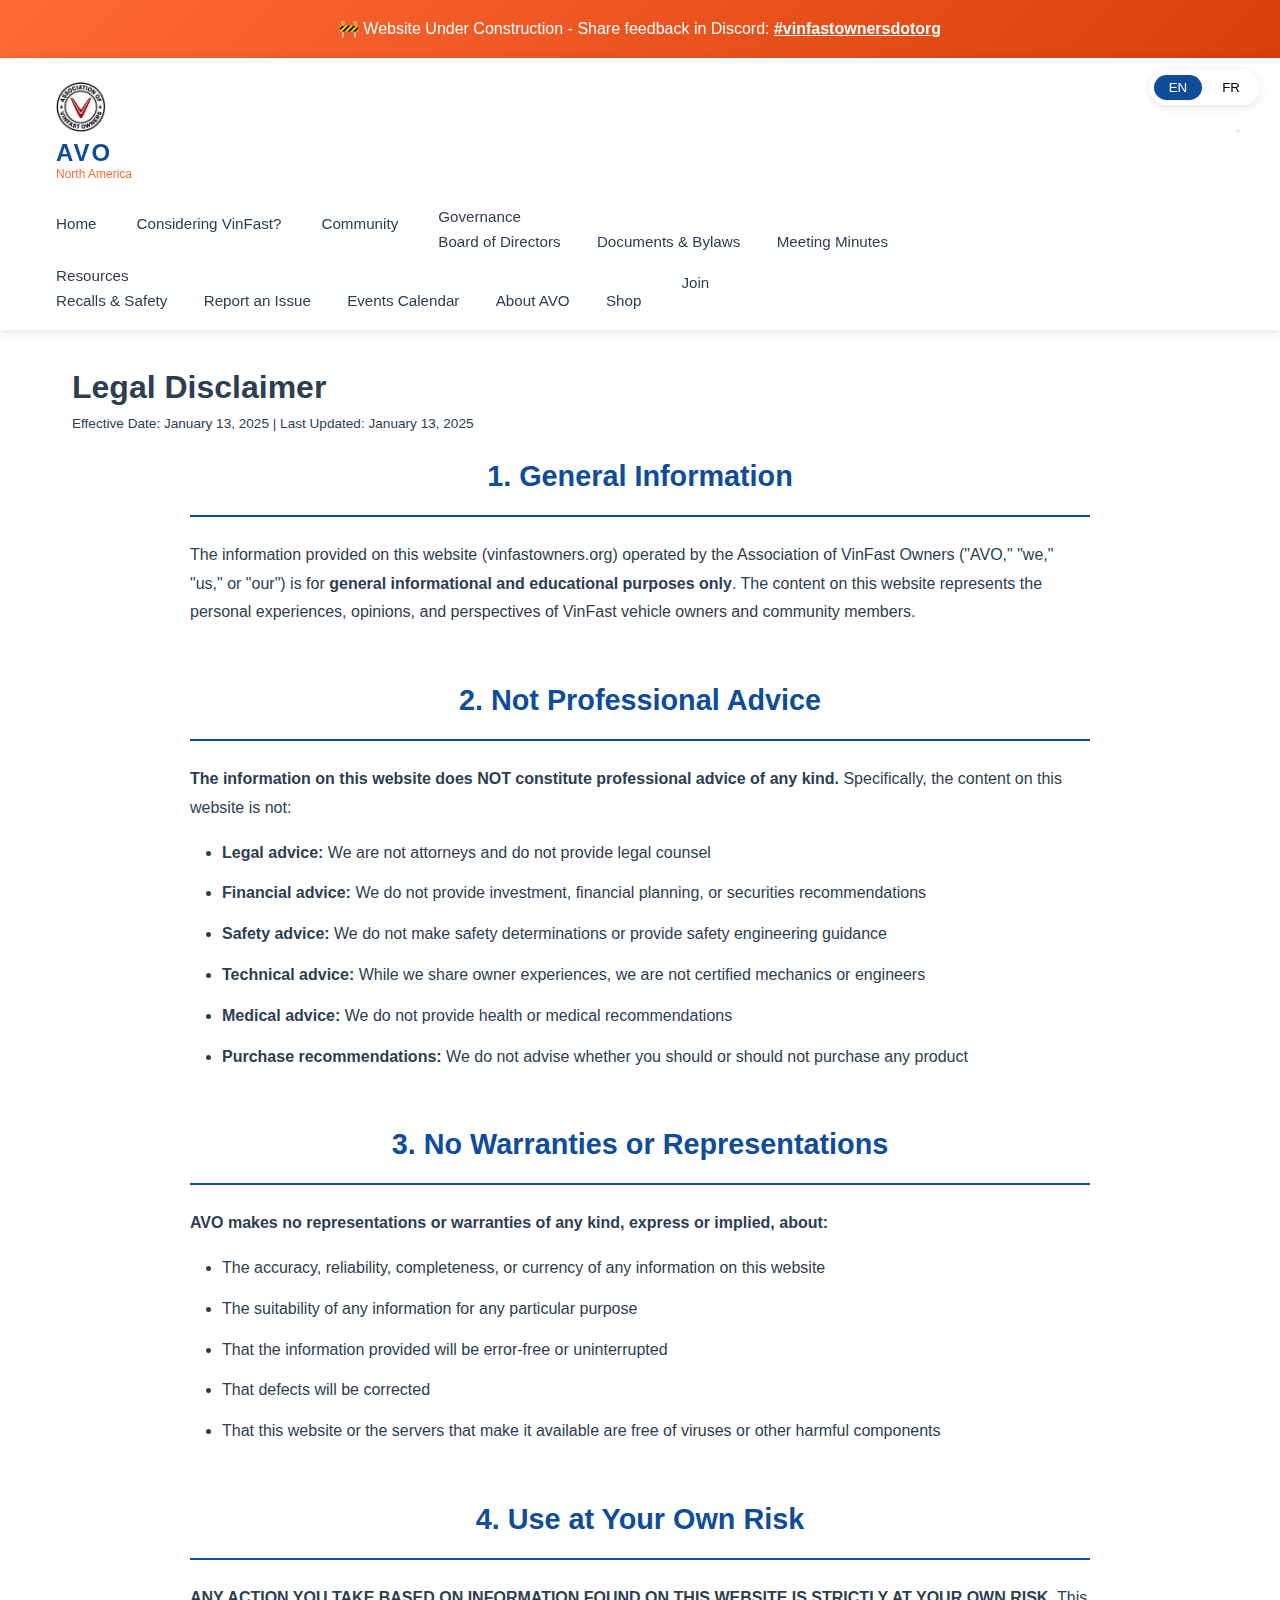
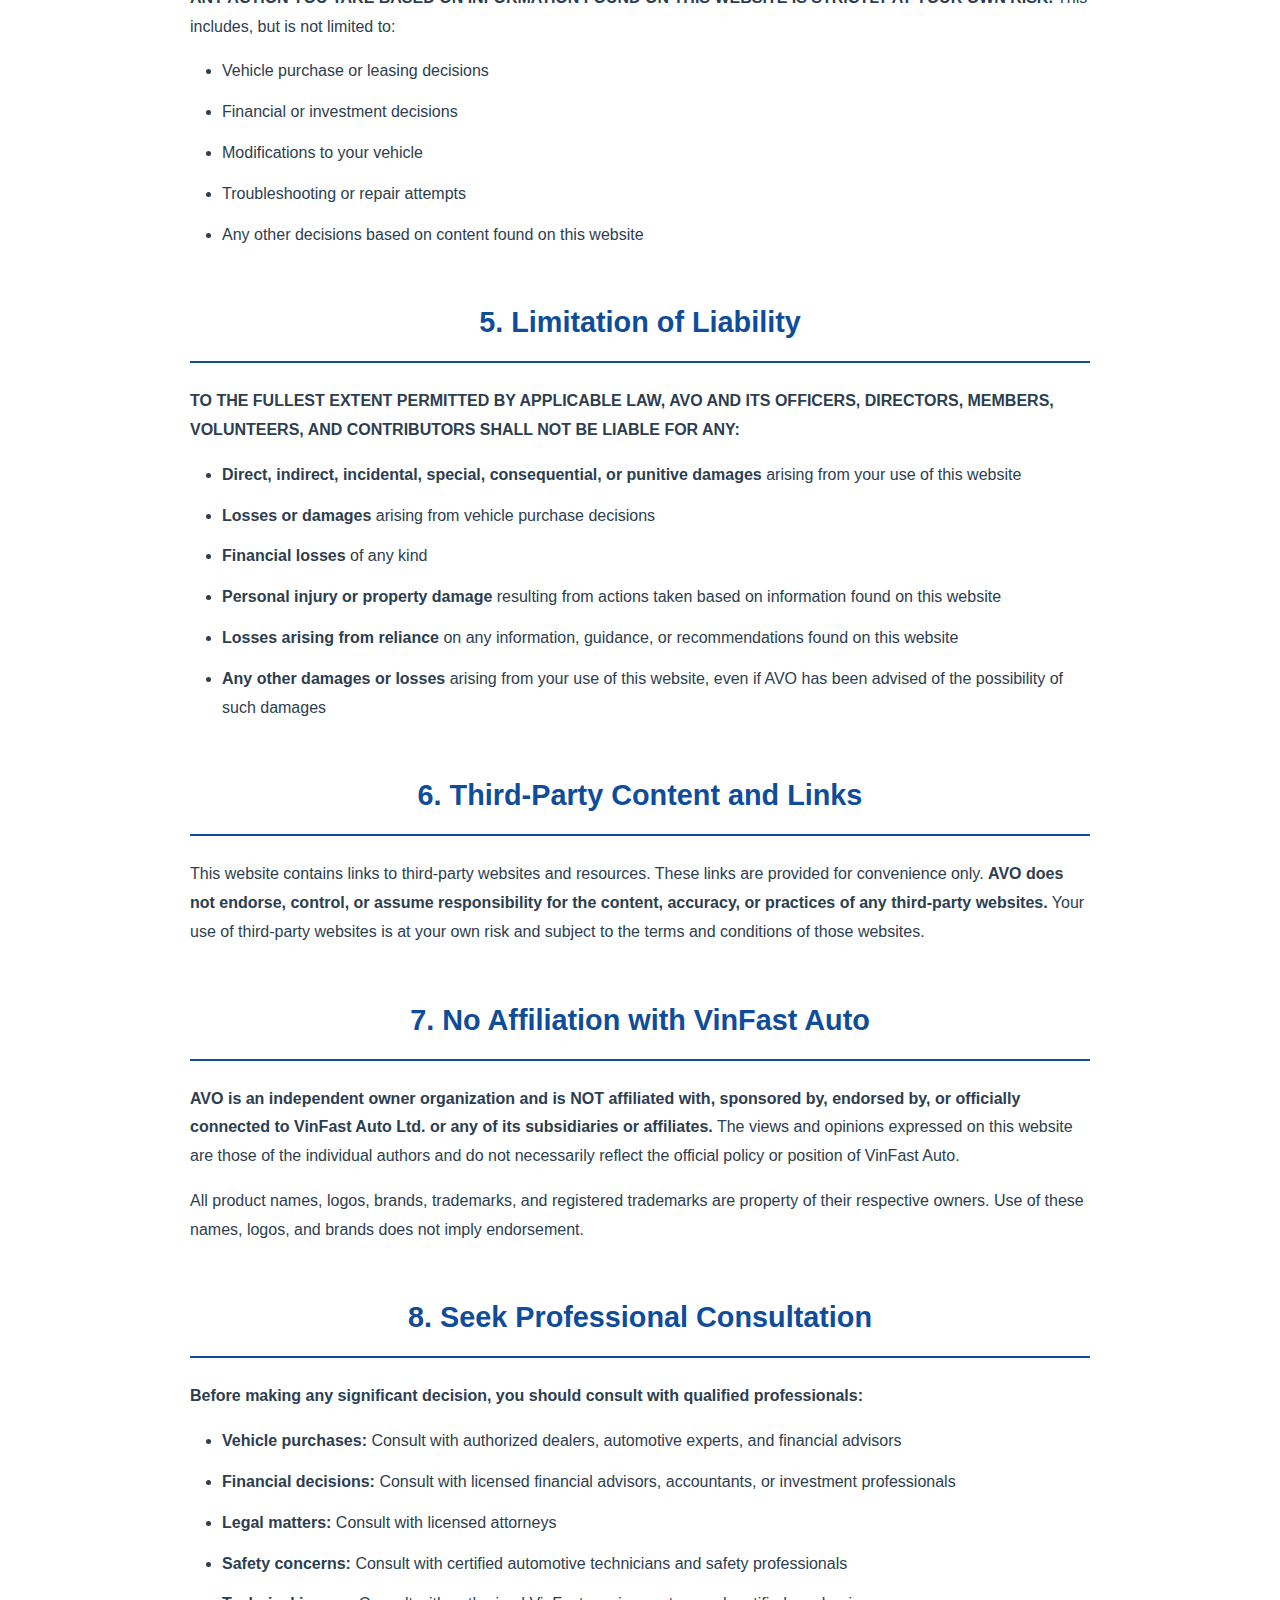
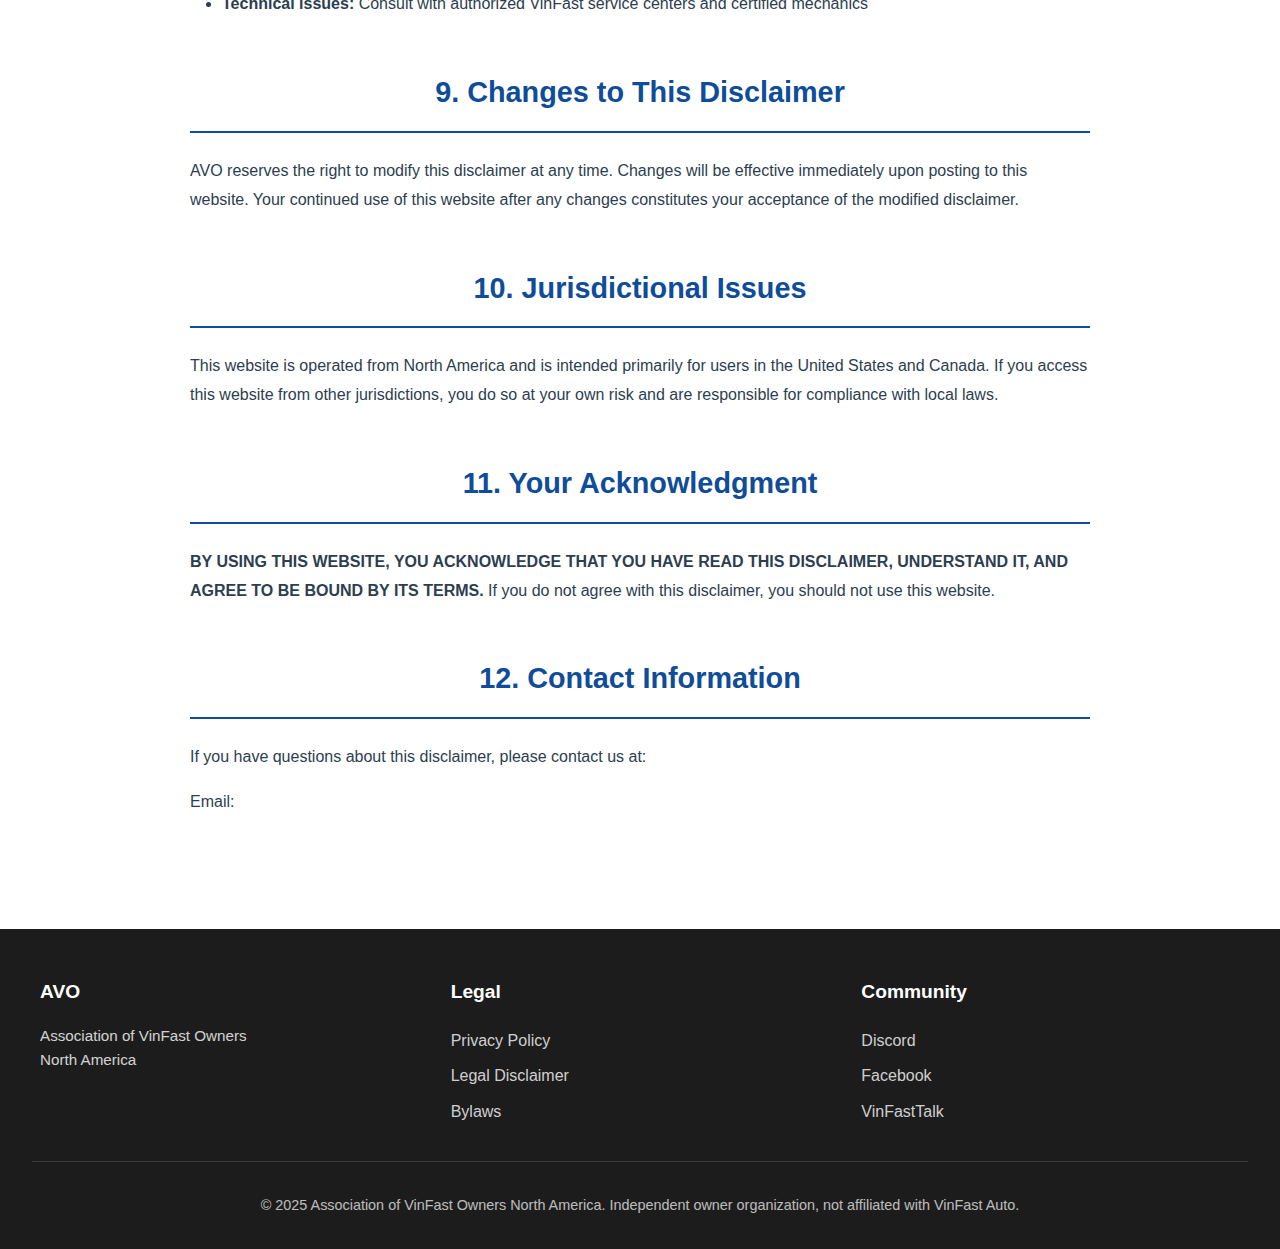
<file: disclaimer.html>
<!DOCTYPE html>
<html lang="en">
<head>
    <meta charset="UTF-8">
    <meta name="viewport" content="width=device-width, initial-scale=1.0">
    <title>Legal Disclaimer - AVO</title>
    <link rel="stylesheet" href="css/styles.css?v=202511130107">
</head>
<body>
    <!-- Under Construction Banner -->
    <div style="background: linear-gradient(135deg, #FF6B35 0%, #d93f0b 100%); color: white; text-align: center; padding: 1rem 1.5rem; font-weight: 500; box-shadow: 0 2px 8px rgba(0,0,0,0.1); position: sticky; top: 0; z-index: 1000;">
        <span lang="en">🚧 Website Under Construction - Share feedback in Discord: <a href="https://discord.gg/puQqaEZFAQ" target="_blank" style="color: white; text-decoration: underline; font-weight: 700;">#vinfastownersdotorg</a></span>
        <span lang="fr">🚧 Site en Construction - Partagez vos commentaires sur Discord: <a href="https://discord.gg/puQqaEZFAQ" target="_blank" style="color: white; text-decoration: underline; font-weight: 700;">#vinfastownersdotorg</a></span>
    </div>

    <!-- Language Toggle -->
    <div class="lang-toggle">
        <button onclick="setLang('en')" class="active">EN</button>
        <button onclick="setLang('fr')">FR</button>
    </div>    <!-- Navigation -->
    <nav>
        <div class="nav-container">
            <div class="logo">
                <a href="index.html">
                    <img src="images/icons/avo-logo.png" alt="AVO Logo" class="logo-img">
                    <div class="logo-text-container">
                        <span class="logo-text">AVO</span>
                        <span class="logo-subtitle">
                            <span lang="en">North America</span>
                            <span lang="fr">Amérique du Nord</span>
                        </span>
                    </div>
                </a>
            </div>

            <!-- Hamburger Menu for Mobile -->
            <button class="hamburger" aria-label="Toggle navigation">
                <span></span>
                <span></span>
                <span></span>
            </button>            <div class="nav-links">
                <a href="index.html">
                    <span lang="en">Home</span>
                    <span lang="fr">Accueil</span>
                </a>
                <a href="considering-vinfast.html">
                    <span lang="en">Considering VinFast?</span>
                    <span lang="fr">Vous Envisagez VinFast?</span>
                </a>
                <a href="index.html#community">
                    <span lang="en">Community</span>
                    <span lang="fr">Communauté</span>
                </a>

                <!-- Governance Dropdown -->
                <div class="nav-dropdown">
                    <a href="index.html#governance">
                        <span lang="en">Governance</span>
                        <span lang="fr">Gouvernance</span>
                    </a>
                    <div class="dropdown-menu">
                        <a href="board.html">
                            <span lang="en">Board of Directors</span>
                            <span lang="fr">Conseil d'Administration</span>
                        </a>
                        <a href="documents.html">
                            <span lang="en">Documents & Bylaws</span>
                            <span lang="fr">Documents & Règlements</span>
                        </a>
                        <a href="meeting-minutes.html">
                            <span lang="en">Meeting Minutes</span>
                            <span lang="fr">Procès-Verbaux</span>
                        </a>
                    </div>
                </div>

                <!-- Resources Dropdown -->
                <div class="nav-dropdown">
                    <a href="index.html#resources">
                        <span lang="en">Resources</span>
                        <span lang="fr">Ressources</span>
                    </a>
                    <div class="dropdown-menu">
                        <a href="recalls.html">
                            <span lang="en">Recalls & Safety</span>
                            <span lang="fr">Rappels et Sécurité</span>
                        </a>
                        <a href="report-issue.html">
                            <span lang="en">Report an Issue</span>
                            <span lang="fr">Signaler un Problème</span>
                        </a>
                        <a href="index.html#events">
                            <span lang="en">Events Calendar</span>
                            <span lang="fr">Calendrier d'Événements</span>
                        </a>
                        <a href="index.html#about">
                            <span lang="en">About AVO</span>
                            <span lang="fr">À Propos d'AVO</span>
                        </a>
                        <a href="https://www.bonfire.com/store/association-of-vinfast-owners/" target="_blank">
                            <span lang="en">Shop</span>
                            <span lang="fr">Boutique</span>
                        </a>
                    </div>
                </div>

                <!-- Join CTA Button -->
                <a href="join.html" class="btn-join-cta">
                    <span lang="en">Join</span>
                    <span lang="fr">Adhérer</span>
                </a>
            </div>
        </div>
    </nav>

    <!-- Legal Disclaimer Content -->
    <section class="content-section" style="padding-top: 2rem;">
        <h1>
            <span lang="en">Legal Disclaimer</span>
            <span lang="fr">Avertissement Légal</span>
        </h1>
        <p class="document-meta">
            <span lang="en">Effective Date: January 13, 2025 | Last Updated: January 13, 2025</span>
            <span lang="fr">Date d'entrée en vigueur: 13 janvier 2025 | Dernière mise à jour: 13 janvier 2025</span>
        </p>

        <div class="privacy-content">

            <!-- General Information -->
            <section class="privacy-section">
                <h2>
                    <span lang="en">1. General Information</span>
                    <span lang="fr">1. Informations Générales</span>
                </h2>
                <p lang="en">
                    The information provided on this website (vinfastowners.org) operated by the Association of VinFast Owners ("AVO," "we," "us," or "our") is for <strong>general informational and educational purposes only</strong>. The content on this website represents the personal experiences, opinions, and perspectives of VinFast vehicle owners and community members.
                </p>
                <p lang="fr">
                    Les informations fournies sur ce site Web (vinfastowners.org) exploité par l'Association des Propriétaires VinFast (« AVO », « nous » ou « notre ») sont à des <strong>fins d'information générale et éducatives uniquement</strong>. Le contenu de ce site Web représente les expériences personnelles, opinions et perspectives des propriétaires de véhicules VinFast et des membres de la communauté.
                </p>
            </section>

            <!-- Not Professional Advice -->
            <section class="privacy-section">
                <h2>
                    <span lang="en">2. Not Professional Advice</span>
                    <span lang="fr">2. Pas de Conseil Professionnel</span>
                </h2>
                <p lang="en">
                    <strong>The information on this website does NOT constitute professional advice of any kind.</strong> Specifically, the content on this website is not:
                </p>
                <p lang="fr">
                    <strong>Les informations sur ce site Web ne constituent PAS de conseil professionnel de quelque nature que ce soit.</strong> Plus précisément, le contenu de ce site Web n'est pas:
                </p>
                <ul lang="en">
                    <li><strong>Legal advice:</strong> We are not attorneys and do not provide legal counsel</li>
                    <li><strong>Financial advice:</strong> We do not provide investment, financial planning, or securities recommendations</li>
                    <li><strong>Safety advice:</strong> We do not make safety determinations or provide safety engineering guidance</li>
                    <li><strong>Technical advice:</strong> While we share owner experiences, we are not certified mechanics or engineers</li>
                    <li><strong>Medical advice:</strong> We do not provide health or medical recommendations</li>
                    <li><strong>Purchase recommendations:</strong> We do not advise whether you should or should not purchase any product</li>
                </ul>
                <ul lang="fr">
                    <li><strong>Conseil juridique:</strong> Nous ne sommes pas des avocats et ne fournissons pas de conseils juridiques</li>
                    <li><strong>Conseil financier:</strong> Nous ne fournissons pas de planification d'investissement, financière ou de recommandations sur les valeurs mobilières</li>
                    <li><strong>Conseil de sécurité:</strong> Nous ne faisons pas de déterminations de sécurité ni ne fournissons de conseils en ingénierie de sécurité</li>
                    <li><strong>Conseil technique:</strong> Bien que nous partagions les expériences des propriétaires, nous ne sommes pas des mécaniciens ou ingénieurs certifiés</li>
                    <li><strong>Conseil médical:</strong> Nous ne fournissons pas de recommandations de santé ou médicales</li>
                    <li><strong>Recommandations d'achat:</strong> Nous ne conseillons pas si vous devriez ou non acheter un produit</li>
                </ul>
            </section>

            <!-- No Warranties -->
            <section class="privacy-section">
                <h2>
                    <span lang="en">3. No Warranties or Representations</span>
                    <span lang="fr">3. Aucune Garantie ou Représentation</span>
                </h2>
                <p lang="en">
                    <strong>AVO makes no representations or warranties of any kind, express or implied, about:</strong>
                </p>
                <p lang="fr">
                    <strong>AVO ne fait aucune représentation ou garantie de quelque nature que ce soit, expresse ou implicite, concernant:</strong>
                </p>
                <ul lang="en">
                    <li>The accuracy, reliability, completeness, or currency of any information on this website</li>
                    <li>The suitability of any information for any particular purpose</li>
                    <li>That the information provided will be error-free or uninterrupted</li>
                    <li>That defects will be corrected</li>
                    <li>That this website or the servers that make it available are free of viruses or other harmful components</li>
                </ul>
                <ul lang="fr">
                    <li>L'exactitude, la fiabilité, l'exhaustivité ou l'actualité de toute information sur ce site Web</li>
                    <li>La pertinence de toute information pour un but particulier</li>
                    <li>Que les informations fournies seront sans erreur ou ininterrompues</li>
                    <li>Que les défauts seront corrigés</li>
                    <li>Que ce site Web ou les serveurs qui le rendent disponible sont exempts de virus ou d'autres composants nuisibles</li>
                </ul>
            </section>

            <!-- Use at Your Own Risk -->
            <section class="privacy-section">
                <h2>
                    <span lang="en">4. Use at Your Own Risk</span>
                    <span lang="fr">4. Utilisation à Vos Propres Risques</span>
                </h2>
                <p lang="en">
                    <strong>ANY ACTION YOU TAKE BASED ON INFORMATION FOUND ON THIS WEBSITE IS STRICTLY AT YOUR OWN RISK.</strong> This includes, but is not limited to:
                </p>
                <p lang="fr">
                    <strong>TOUTE ACTION QUE VOUS PRENEZ BASÉE SUR LES INFORMATIONS TROUVÉES SUR CE SITE WEB EST STRICTEMENT À VOS PROPRES RISQUES.</strong> Cela comprend, mais sans s'y limiter:
                </p>
                <ul lang="en">
                    <li>Vehicle purchase or leasing decisions</li>
                    <li>Financial or investment decisions</li>
                    <li>Modifications to your vehicle</li>
                    <li>Troubleshooting or repair attempts</li>
                    <li>Any other decisions based on content found on this website</li>
                </ul>
                <ul lang="fr">
                    <li>Décisions d'achat ou de location de véhicule</li>
                    <li>Décisions financières ou d'investissement</li>
                    <li>Modifications de votre véhicule</li>
                    <li>Tentatives de dépannage ou de réparation</li>
                    <li>Toute autre décision basée sur le contenu trouvé sur ce site Web</li>
                </ul>
            </section>

            <!-- Limitation of Liability -->
            <section class="privacy-section">
                <h2>
                    <span lang="en">5. Limitation of Liability</span>
                    <span lang="fr">5. Limitation de Responsabilité</span>
                </h2>
                <p lang="en">
                    <strong>TO THE FULLEST EXTENT PERMITTED BY APPLICABLE LAW, AVO AND ITS OFFICERS, DIRECTORS, MEMBERS, VOLUNTEERS, AND CONTRIBUTORS SHALL NOT BE LIABLE FOR ANY:</strong>
                </p>
                <p lang="fr">
                    <strong>DANS TOUTE LA MESURE PERMISE PAR LA LOI APPLICABLE, AVO ET SES DIRIGEANTS, ADMINISTRATEURS, MEMBRES, BÉNÉVOLES ET CONTRIBUTEURS NE SERONT PAS RESPONSABLES DE:</strong>
                </p>
                <ul lang="en">
                    <li><strong>Direct, indirect, incidental, special, consequential, or punitive damages</strong> arising from your use of this website</li>
                    <li><strong>Losses or damages</strong> arising from vehicle purchase decisions</li>
                    <li><strong>Financial losses</strong> of any kind</li>
                    <li><strong>Personal injury or property damage</strong> resulting from actions taken based on information found on this website</li>
                    <li><strong>Losses arising from reliance</strong> on any information, guidance, or recommendations found on this website</li>
                    <li><strong>Any other damages or losses</strong> arising from your use of this website, even if AVO has been advised of the possibility of such damages</li>
                </ul>
                <ul lang="fr">
                    <li><strong>Dommages directs, indirects, accessoires, spéciaux, consécutifs ou punitifs</strong> découlant de votre utilisation de ce site Web</li>
                    <li><strong>Pertes ou dommages</strong> découlant de décisions d'achat de véhicule</li>
                    <li><strong>Pertes financières</strong> de toute nature</li>
                    <li><strong>Blessures corporelles ou dommages matériels</strong> résultant d'actions prises sur la base d'informations trouvées sur ce site Web</li>
                    <li><strong>Pertes découlant de la confiance</strong> en toute information, conseil ou recommandation trouvée sur ce site Web</li>
                    <li><strong>Tout autre dommage ou perte</strong> découlant de votre utilisation de ce site Web, même si AVO a été informé de la possibilité de tels dommages</li>
                </ul>
            </section>

            <!-- Third-Party Content -->
            <section class="privacy-section">
                <h2>
                    <span lang="en">6. Third-Party Content and Links</span>
                    <span lang="fr">6. Contenu et Liens Tiers</span>
                </h2>
                <p lang="en">
                    This website contains links to third-party websites and resources. These links are provided for convenience only. <strong>AVO does not endorse, control, or assume responsibility for the content, accuracy, or practices of any third-party websites.</strong> Your use of third-party websites is at your own risk and subject to the terms and conditions of those websites.
                </p>
                <p lang="fr">
                    Ce site Web contient des liens vers des sites Web et des ressources tiers. Ces liens sont fournis pour la commodité seulement. <strong>AVO n'approuve, ne contrôle ni n'assume la responsabilité du contenu, de l'exactitude ou des pratiques de tout site Web tiers.</strong> Votre utilisation de sites Web tiers est à vos propres risques et soumise aux termes et conditions de ces sites Web.
                </p>
            </section>

            <!-- No Affiliation with VinFast -->
            <section class="privacy-section">
                <h2>
                    <span lang="en">7. No Affiliation with VinFast Auto</span>
                    <span lang="fr">7. Aucune Affiliation avec VinFast Auto</span>
                </h2>
                <p lang="en">
                    <strong>AVO is an independent owner organization and is NOT affiliated with, sponsored by, endorsed by, or officially connected to VinFast Auto Ltd. or any of its subsidiaries or affiliates.</strong> The views and opinions expressed on this website are those of the individual authors and do not necessarily reflect the official policy or position of VinFast Auto.
                </p>
                <p lang="fr">
                    <strong>AVO est une organisation de propriétaires indépendante et n'est PAS affiliée, sponsorisée, approuvée ou officiellement connectée à VinFast Auto Ltd. ou à l'une de ses filiales ou affiliées.</strong> Les points de vue et opinions exprimés sur ce site Web sont ceux des auteurs individuels et ne reflètent pas nécessairement la politique officielle ou la position de VinFast Auto.
                </p>
                <p lang="en">
                    All product names, logos, brands, trademarks, and registered trademarks are property of their respective owners. Use of these names, logos, and brands does not imply endorsement.
                </p>
                <p lang="fr">
                    Tous les noms de produits, logos, marques et marques déposées sont la propriété de leurs propriétaires respectifs. L'utilisation de ces noms, logos et marques n'implique pas d'approbation.
                </p>
            </section>

            <!-- Professional Consultation -->
            <section class="privacy-section">
                <h2>
                    <span lang="en">8. Seek Professional Consultation</span>
                    <span lang="fr">8. Consultez des Professionnels</span>
                </h2>
                <p lang="en">
                    <strong>Before making any significant decision, you should consult with qualified professionals:</strong>
                </p>
                <p lang="fr">
                    <strong>Avant de prendre toute décision importante, vous devriez consulter des professionnels qualifiés:</strong>
                </p>
                <ul lang="en">
                    <li><strong>Vehicle purchases:</strong> Consult with authorized dealers, automotive experts, and financial advisors</li>
                    <li><strong>Financial decisions:</strong> Consult with licensed financial advisors, accountants, or investment professionals</li>
                    <li><strong>Legal matters:</strong> Consult with licensed attorneys</li>
                    <li><strong>Safety concerns:</strong> Consult with certified automotive technicians and safety professionals</li>
                    <li><strong>Technical issues:</strong> Consult with authorized VinFast service centers and certified mechanics</li>
                </ul>
                <ul lang="fr">
                    <li><strong>Achats de véhicules:</strong> Consultez des concessionnaires autorisés, des experts automobiles et des conseillers financiers</li>
                    <li><strong>Décisions financières:</strong> Consultez des conseillers financiers agréés, des comptables ou des professionnels de l'investissement</li>
                    <li><strong>Questions juridiques:</strong> Consultez des avocats agréés</li>
                    <li><strong>Préoccupations de sécurité:</strong> Consultez des techniciens automobiles certifiés et des professionnels de la sécurité</li>
                    <li><strong>Problèmes techniques:</strong> Consultez des centres de service VinFast autorisés et des mécaniciens certifiés</li>
                </ul>
            </section>

            <!-- Changes to Disclaimer -->
            <section class="privacy-section">
                <h2>
                    <span lang="en">9. Changes to This Disclaimer</span>
                    <span lang="fr">9. Modifications de Cet Avertissement</span>
                </h2>
                <p lang="en">
                    AVO reserves the right to modify this disclaimer at any time. Changes will be effective immediately upon posting to this website. Your continued use of this website after any changes constitutes your acceptance of the modified disclaimer.
                </p>
                <p lang="fr">
                    AVO se réserve le droit de modifier cet avertissement à tout moment. Les modifications prendront effet immédiatement après leur publication sur ce site Web. Votre utilisation continue de ce site Web après toute modification constitue votre acceptation de l'avertissement modifié.
                </p>
            </section>

            <!-- Jurisdictional Issues -->
            <section class="privacy-section">
                <h2>
                    <span lang="en">10. Jurisdictional Issues</span>
                    <span lang="fr">10. Questions Juridictionnelles</span>
                </h2>
                <p lang="en">
                    This website is operated from North America and is intended primarily for users in the United States and Canada. If you access this website from other jurisdictions, you do so at your own risk and are responsible for compliance with local laws.
                </p>
                <p lang="fr">
                    Ce site Web est exploité depuis l'Amérique du Nord et est principalement destiné aux utilisateurs aux États-Unis et au Canada. Si vous accédez à ce site Web à partir d'autres juridictions, vous le faites à vos propres risques et êtes responsable du respect des lois locales.
                </p>
            </section>

            <!-- Acknowledgment -->
            <section class="privacy-section">
                <h2>
                    <span lang="en">11. Your Acknowledgment</span>
                    <span lang="fr">11. Votre Reconnaissance</span>
                </h2>
                <p lang="en">
                    <strong>BY USING THIS WEBSITE, YOU ACKNOWLEDGE THAT YOU HAVE READ THIS DISCLAIMER, UNDERSTAND IT, AND AGREE TO BE BOUND BY ITS TERMS.</strong> If you do not agree with this disclaimer, you should not use this website.
                </p>
                <p lang="fr">
                    <strong>EN UTILISANT CE SITE WEB, VOUS RECONNAISSEZ AVOIR LU CET AVERTISSEMENT, LE COMPRENDRE ET ACCEPTER D'ÊTRE LIÉ PAR SES TERMES.</strong> Si vous n'êtes pas d'accord avec cet avertissement, vous ne devriez pas utiliser ce site Web.
                </p>
            </section>

            <!-- Contact -->
            <section class="privacy-section">
                <h2>
                    <span lang="en">12. Contact Information</span>
                    <span lang="fr">12. Coordonnées</span>
                </h2>
                <p lang="en">
                    If you have questions about this disclaimer, please contact us at:
                </p>
                <p lang="fr">
                    Si vous avez des questions concernant cet avertissement, veuillez nous contacter à:
                </p>
                <p>
                    <span lang="en">Email:</span>
                    <span lang="fr">Courriel:</span>
                    <span data-email="obneq@ivasnfgbjaref.bet"></span>
                </p>
            </section>

        </div>
    </section>

    <footer>
        <div class="footer-content">
            <div class="footer-section">
                <h4>AVO</h4>
                <p lang="en">Association of VinFast Owners<br>North America</p>
                <p lang="fr">Association des Propriétaires VinFast<br>Amérique du Nord</p>
            </div>
            <div class="footer-section">
                <h4>
                    <span lang="en">Legal</span>
                    <span lang="fr">Légal</span>
                </h4>
                <ul class="footer-links">
                    <li><a href="privacy.html"><span lang="en">Privacy Policy</span><span lang="fr">Confidentialité</span></a></li>
                    <li><a href="disclaimer.html"><span lang="en">Legal Disclaimer</span><span lang="fr">Avertissement</span></a></li>
                    <li><a href="bylaws.html"><span lang="en">Bylaws</span><span lang="fr">Règlements</span></a></li>
                </ul>
            </div>
            <div class="footer-section">
                <h4>
                    <span lang="en">Community</span>
                    <span lang="fr">Communauté</span>
                </h4>
                <ul class="footer-links">
                    <li><a href="https://discord.gg/puQqaEZFAQ" target="_blank">Discord</a></li>
                    <li><a href="https://www.facebook.com/share/g/17dH6oZRA4/" target="_blank">Facebook</a></li>
                    <li><a href="https://vinfasttalk.com" target="_blank">VinFastTalk</a></li>
                </ul>
            </div>
        </div>
        <div class="footer-bottom">
            <p lang="en">&copy; 2025 Association of VinFast Owners North America. Independent owner organization, not affiliated with VinFast Auto.</p>
            <p lang="fr">&copy; 2025 Association des Propriétaires VinFast Amérique du Nord. Organisation indépendante, non affiliée à VinFast Auto.</p>
        </div>
    </footer>

    <script src="js/main.js?v=202511130107"></script>
</body>
</html>
</file>
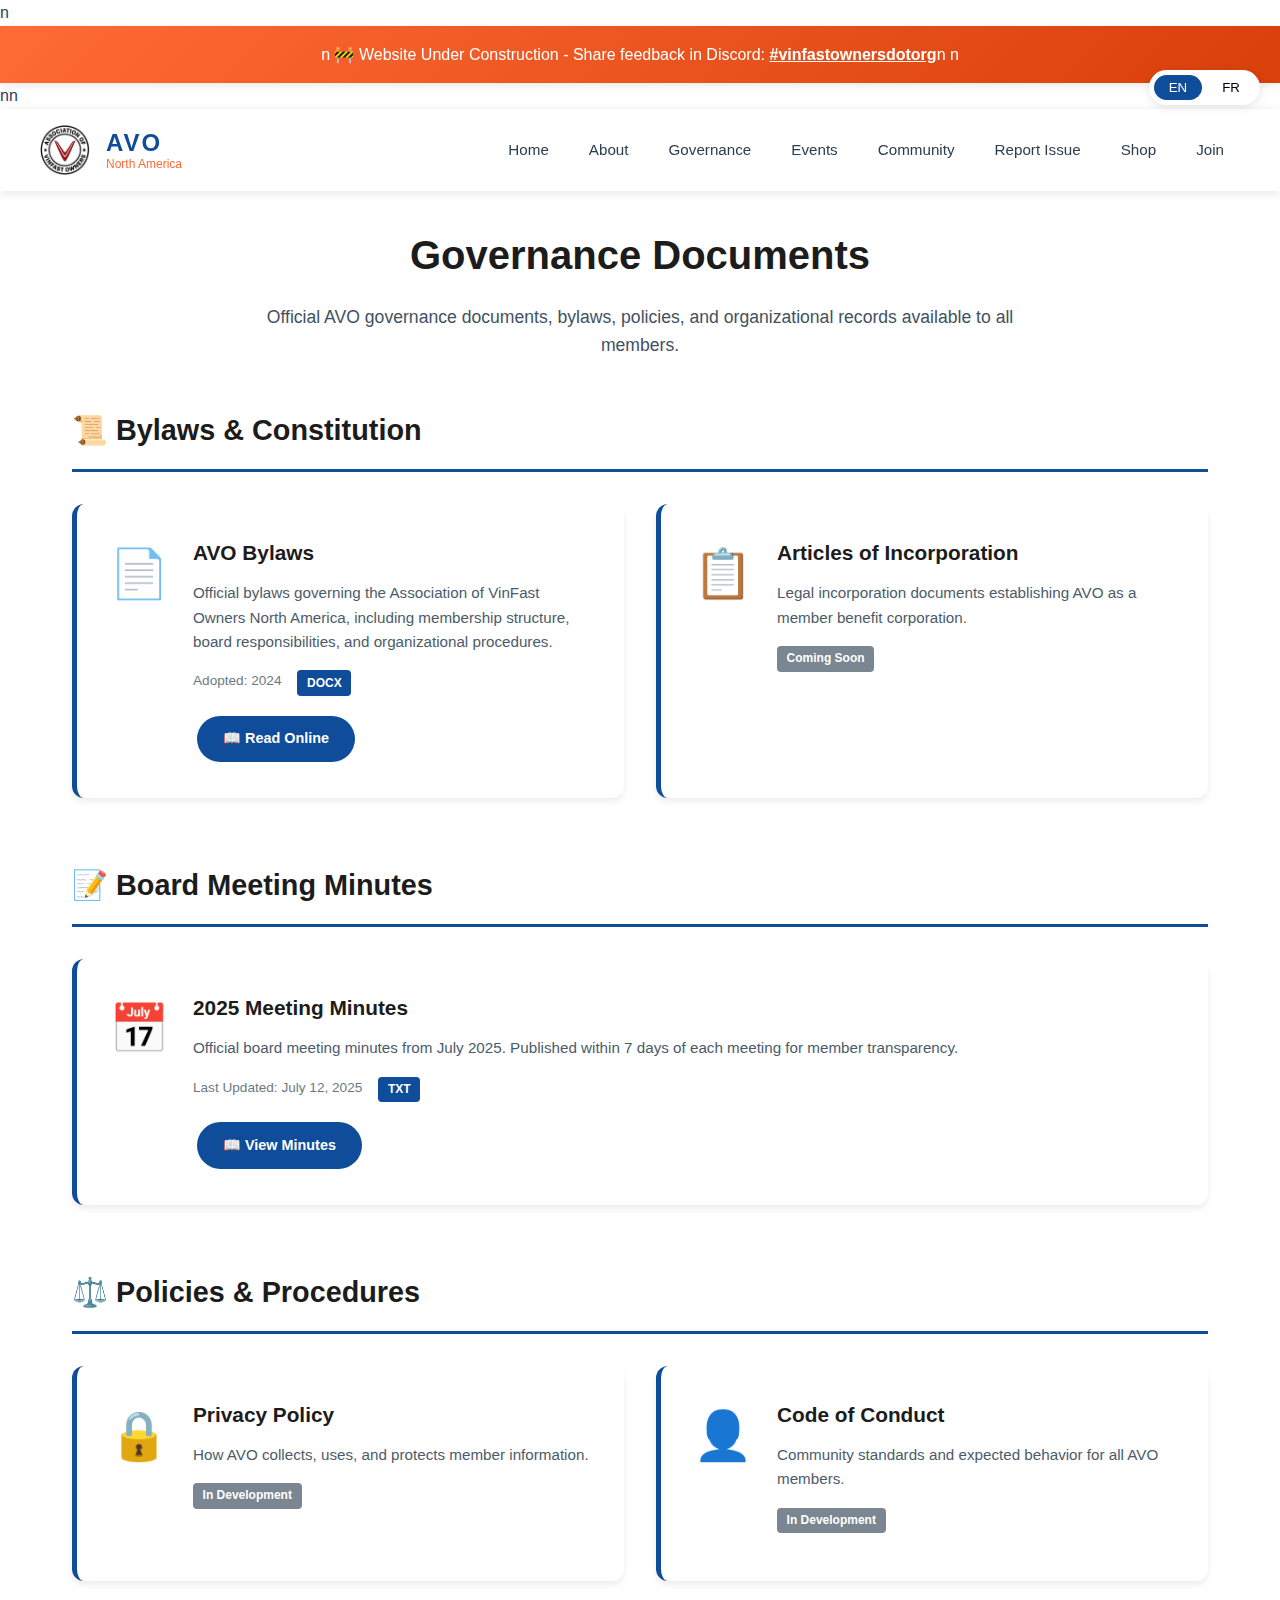
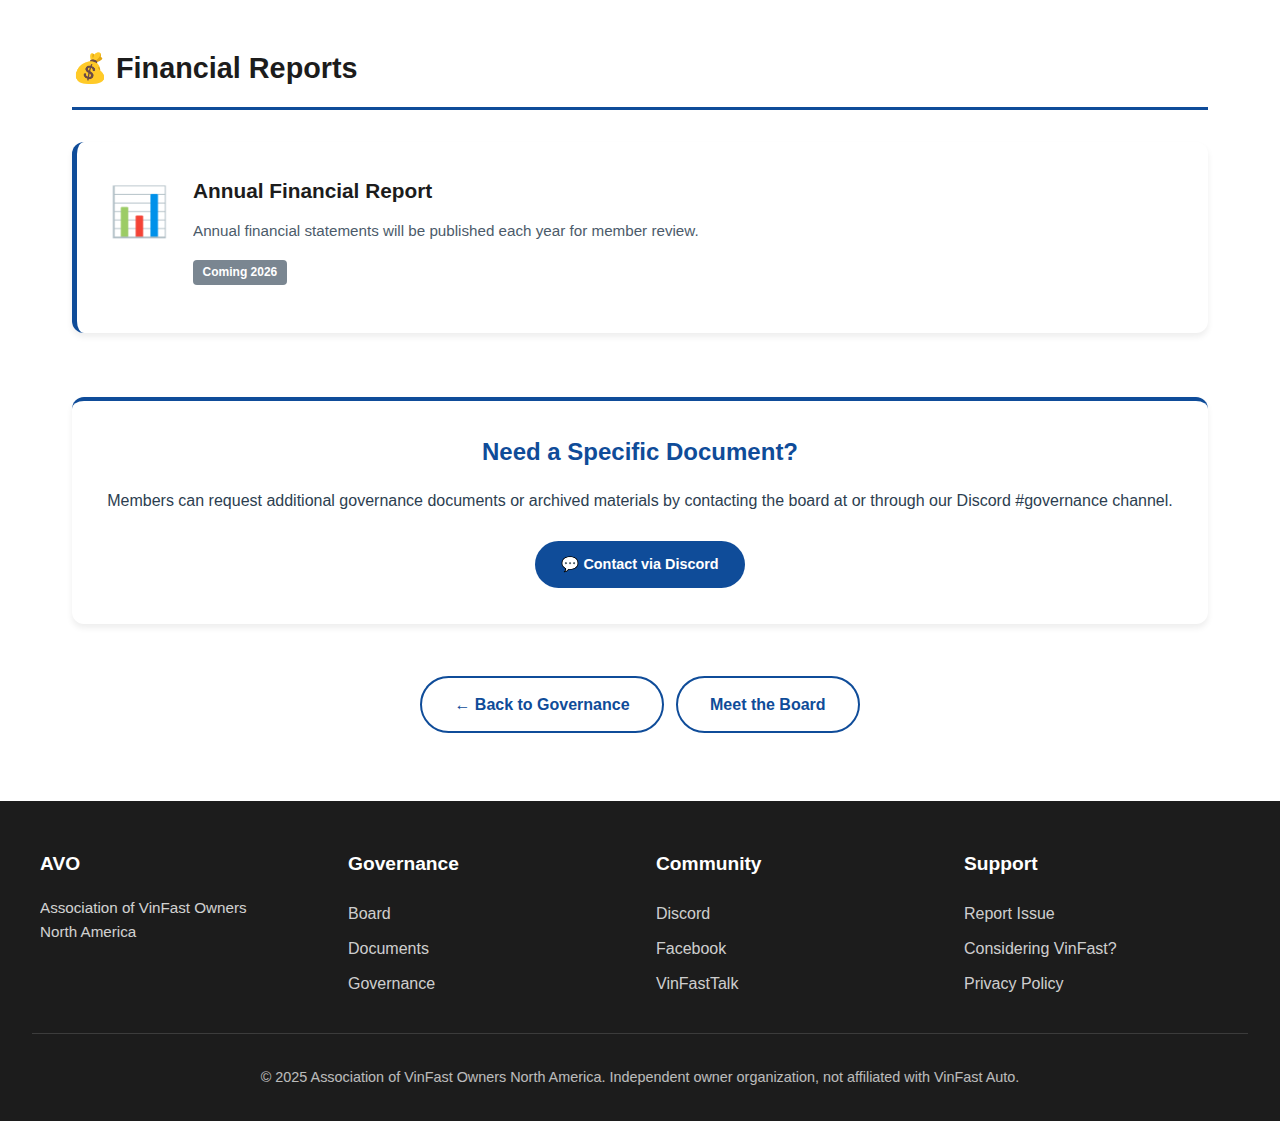
<file: documents.html>
<!DOCTYPE html>
<html lang="en">
<head>
    <meta charset="UTF-8">
    <meta name="viewport" content="width=device-width, initial-scale=1.0">
    <title>Governance Documents - AVO North America</title>
    <link rel="stylesheet" href="css/styles.css">
</head>
<body>
    <!-- Under Construction Banner -->n    <div style="background: linear-gradient(135deg, #FF6B35 0%, #d93f0b 100%); color: white; text-align: center; padding: 1rem 1.5rem; font-weight: 500; box-shadow: 0 2px 8px rgba(0,0,0,0.1); position: sticky; top: 0; z-index: 1000;">n        <span lang="en">🚧 Website Under Construction - Share feedback in Discord: <a href="https://discord.gg/WRVqmKuFFA" target="_blank" style="color: white; text-decoration: underline; font-weight: 700;">#vinfastownersdotorg</a></span>n        <span lang="fr">🚧 Site en Construction - Partagez vos commentaires sur Discord: <a href="https://discord.gg/WRVqmKuFFA" target="_blank" style="color: white; text-decoration: underline; font-weight: 700;">#vinfastownersdotorg</a></span>n    </div>nn
    <!-- Language Toggle -->
    <div class="lang-toggle">
        <button onclick="setLang('en')" class="active">EN</button>
        <button onclick="setLang('fr')">FR</button>
    </div>

    <!-- Navigation -->
    <nav>
        <div class="nav-container">
            <div class="logo">
                <img src="images/icons/avo-logo.png" alt="AVO Logo" class="logo-img">
                <div class="logo-text-container">
                    <span class="logo-text">AVO</span>
                    <span class="logo-subtitle">
                        <span lang="en">North America</span>
                        <span lang="fr">Amérique du Nord</span>
                    </span>
                </div>
            </div>
            <div class="nav-links">
                <a href="index.html">
                    <span lang="en">Home</span>
                    <span lang="fr">Accueil</span>
                </a>
                <a href="index.html#about">
                    <span lang="en">About</span>
                    <span lang="fr">À Propos</span>
                </a>
                <a href="index.html#governance">
                    <span lang="en">Governance</span>
                    <span lang="fr">Gouvernance</span>
                </a>
                <a href="index.html#events">
                    <span lang="en">Events</span>
                    <span lang="fr">Événements</span>
                </a>
                <a href="index.html#community">
                    <span lang="en">Community</span>
                    <span lang="fr">Communauté</span>
                </a>
                <a href="report-issue.html">
                    <span lang="en">Report Issue</span>
                    <span lang="fr">Signaler</span>
                </a>
                <a href="https://www.bonfire.com/store/association-of-vinfast-owners/" target="_blank">
                    <span lang="en">Shop</span>
                    <span lang="fr">Boutique</span>
                </a>
                <a href="index.html#membership">
                    <span lang="en">Join</span>
                    <span lang="fr">Adhérer</span>
                </a>
            </div>
        </div>
    </nav>

    <!-- Governance Documents Section -->
    <section class="content-section" style="padding-top: 2rem;">
        <h2>
            <span lang="en">Governance Documents</span>
            <span lang="fr">Documents de Gouvernance</span>
        </h2>
        <p class="section-intro" lang="en">
            Official AVO governance documents, bylaws, policies, and organizational records available to all members.
        </p>
        <p class="section-intro" lang="fr">
            Documents officiels de gouvernance d'AVO, règlements, politiques et registres organisationnels disponibles pour tous les membres.
        </p>

        <!-- Bylaws Section -->
        <div class="documents-section">
            <div class="document-category">
                <h3>
                    <span lang="en">📜 Bylaws & Constitution</span>
                    <span lang="fr">📜 Règlements & Constitution</span>
                </h3>
                <div class="document-grid">
                    <div class="document-card">
                        <div class="document-icon">📄</div>
                        <div class="document-info">
                            <h4 class="document-title">AVO Bylaws</h4>
                            <p class="document-description" lang="en">
                                Official bylaws governing the Association of VinFast Owners North America, including membership structure, board responsibilities, and organizational procedures.
                            </p>
                            <p class="document-description" lang="fr">
                                Règlements officiels régissant l'Association des Propriétaires VinFast Amérique du Nord.
                            </p>
                            <div class="document-meta">
                                <span class="document-date">
                                    <span lang="en">Adopted: 2024</span>
                                    <span lang="fr">Adopté: 2024</span>
                                </span>
                                <span class="document-type">DOCX</span>
                            </div>
                            <div class="document-actions">
                                <a href="bylaws.html" class="btn btn-small">
                                    <span lang="en">📖 Read Online</span>
                                    <span lang="fr">📖 Lire en Ligne</span>
                                </a>
                            </div>
                        </div>
                    </div>

                    <div class="document-card">
                        <div class="document-icon">📋</div>
                        <div class="document-info">
                            <h4 class="document-title">
                                <span lang="en">Articles of Incorporation</span>
                                <span lang="fr">Statuts Constitutifs</span>
                            </h4>
                            <p class="document-description" lang="en">
                                Legal incorporation documents establishing AVO as a member benefit corporation.
                            </p>
                            <p class="document-description" lang="fr">
                                Documents légaux d'incorporation établissant AVO en tant que société à but non lucratif.
                            </p>
                            <div class="document-meta">
                                <span class="document-status">
                                    <span lang="en">Coming Soon</span>
                                    <span lang="fr">Bientôt Disponible</span>
                                </span>
                            </div>
                        </div>
                    </div>
                </div>
            </div>

            <!-- Board Minutes Section -->
            <div class="document-category">
                <h3>
                    <span lang="en">📝 Board Meeting Minutes</span>
                    <span lang="fr">📝 Procès-Verbaux des Réunions</span>
                </h3>
                <div class="document-grid">
                    <div class="document-card">
                        <div class="document-icon">📅</div>
                        <div class="document-info">
                            <h4 class="document-title">
                                <span lang="en">2025 Meeting Minutes</span>
                                <span lang="fr">Procès-Verbaux 2025</span>
                            </h4>
                            <p class="document-description" lang="en">
                                Official board meeting minutes from July 2025. Published within 7 days of each meeting for member transparency.
                            </p>
                            <p class="document-description" lang="fr">
                                Procès-verbaux officiels de la réunion du conseil de juillet 2025. Publiés dans les 7 jours suivant chaque réunion.
                            </p>
                            <div class="document-meta">
                                <span class="document-date">
                                    <span lang="en">Last Updated: July 12, 2025</span>
                                    <span lang="fr">Dernière mise à jour: 12 juillet 2025</span>
                                </span>
                                <span class="document-type">TXT</span>
                            </div>
                            <div class="document-actions">
                                <a href="meeting-minutes.html" class="btn btn-small">
                                    <span lang="en">📖 View Minutes</span>
                                    <span lang="fr">📖 Voir Procès-Verbaux</span>
                                </a>
                            </div>
                        </div>
                    </div>
                </div>
            </div>

            <!-- Policies Section -->
            <div class="document-category">
                <h3>
                    <span lang="en">⚖️ Policies & Procedures</span>
                    <span lang="fr">⚖️ Politiques & Procédures</span>
                </h3>
                <div class="document-grid">
                    <div class="document-card">
                        <div class="document-icon">🔒</div>
                        <div class="document-info">
                            <h4 class="document-title">
                                <span lang="en">Privacy Policy</span>
                                <span lang="fr">Politique de Confidentialité</span>
                            </h4>
                            <p class="document-description" lang="en">
                                How AVO collects, uses, and protects member information.
                            </p>
                            <p class="document-description" lang="fr">
                                Comment AVO collecte, utilise et protège les informations des membres.
                            </p>
                            <div class="document-meta">
                                <span class="document-status">
                                    <span lang="en">In Development</span>
                                    <span lang="fr">En Développement</span>
                                </span>
                            </div>
                        </div>
                    </div>

                    <div class="document-card">
                        <div class="document-icon">👤</div>
                        <div class="document-info">
                            <h4 class="document-title">
                                <span lang="en">Code of Conduct</span>
                                <span lang="fr">Code de Conduite</span>
                            </h4>
                            <p class="document-description" lang="en">
                                Community standards and expected behavior for all AVO members.
                            </p>
                            <p class="document-description" lang="fr">
                                Normes communautaires et comportement attendu de tous les membres d'AVO.
                            </p>
                            <div class="document-meta">
                                <span class="document-status">
                                    <span lang="en">In Development</span>
                                    <span lang="fr">En Développement</span>
                                </span>
                            </div>
                        </div>
                    </div>
                </div>
            </div>

            <!-- Financial Reports -->
            <div class="document-category">
                <h3>
                    <span lang="en">💰 Financial Reports</span>
                    <span lang="fr">💰 Rapports Financiers</span>
                </h3>
                <div class="document-grid">
                    <div class="document-card">
                        <div class="document-icon">📊</div>
                        <div class="document-info">
                            <h4 class="document-title">
                                <span lang="en">Annual Financial Report</span>
                                <span lang="fr">Rapport Financier Annuel</span>
                            </h4>
                            <p class="document-description" lang="en">
                                Annual financial statements will be published each year for member review.
                            </p>
                            <p class="document-description" lang="fr">
                                Les états financiers annuels seront publiés chaque année.
                            </p>
                            <div class="document-meta">
                                <span class="document-status">
                                    <span lang="en">Coming 2026</span>
                                    <span lang="fr">Bientôt 2026</span>
                                </span>
                            </div>
                        </div>
                    </div>
                </div>
            </div>
        </div>

        <!-- Document Request Section -->
        <div class="card" style="margin-top: 4rem; text-align: center;">
            <h3>
                <span lang="en">Need a Specific Document?</span>
                <span lang="fr">Besoin d'un Document Spécifique?</span>
            </h3>
            <p lang="en">
                Members can request additional governance documents or archived materials by contacting the board at <strong data-email="obneq@ivasnfgbjaref.bet"></strong> or through our Discord #governance channel.
            </p>
            <p lang="fr">
                Les membres peuvent demander des documents de gouvernance supplémentaires en contactant le conseil à <strong data-email="obneq@ivasnfgbjaref.bet"></strong>.
            </p>
            <div style="margin-top: 1.5rem;">
                <a href="https://discord.gg/puQqaEZFAQ" class="btn btn-small" target="_blank">
                    <span lang="en">💬 Contact via Discord</span>
                    <span lang="fr">💬 Contacter via Discord</span>
                </a>
            </div>
        </div>

        <div class="text-center" style="margin-top: 3rem;">
            <a href="index.html#governance" class="btn btn-outline">
                <span lang="en">← Back to Governance</span>
                <span lang="fr">← Retour à la Gouvernance</span>
            </a>
            <a href="board.html" class="btn btn-outline">
                <span lang="en">Meet the Board</span>
                <span lang="fr">Voir le Conseil</span>
            </a>
        </div>
    </section>

    <!-- Footer -->
    <footer>
        <div class="footer-content">
            <div class="footer-section">
                <h4>AVO</h4>
                <p lang="en">Association of VinFast Owners<br>North America</p>
                <p lang="fr">Association des Propriétaires VinFast<br>Amérique du Nord</p>
            </div>
            <div class="footer-section">
                <h4>
                    <span lang="en">Governance</span>
                    <span lang="fr">Gouvernance</span>
                </h4>
                <ul class="footer-links">
                    <li><a href="board.html"><span lang="en">Board</span><span lang="fr">Conseil</span></a></li>
                    <li><a href="documents.html"><span lang="en">Documents</span><span lang="fr">Documents</span></a></li>
                    <li><a href="index.html#governance"><span lang="en">Governance</span><span lang="fr">Gouvernance</span></a></li>
                </ul>
            </div>
            <div class="footer-section">
                <h4>
                    <span lang="en">Community</span>
                    <span lang="fr">Communauté</span>
                </h4>
                <ul class="footer-links">
                    <li><a href="https://discord.gg/puQqaEZFAQ" target="_blank">Discord</a></li>
                    <li><a href="https://www.facebook.com/share/g/17dH6oZRA4/" target="_blank">Facebook</a></li>
                    <li><a href="https://vinfasttalk.com" target="_blank">VinFastTalk</a></li>
                </ul>
            </div>
            <div class="footer-section">
                <h4>
                    <span lang="en">Support</span>
                    <span lang="fr">Support</span>
                </h4>
                <ul class="footer-links">
                    <li><a href="report-issue.html">
                        <span lang="en">Report Issue</span>
                        <span lang="fr">Signaler un Problème</span>
                    </a></li>
                    <li><a href="considering-vinfast.html">
                        <span lang="en">Considering VinFast?</span>
                        <span lang="fr">Vous envisagez VinFast?</span>
                    </a></li>
                    <li><a href="privacy.html">
                        <span lang="en">Privacy Policy</span>
                        <span lang="fr">Politique de Confidentialité</span>
                    </a></li>
                </ul>
            </div>
        </div>
        <div class="footer-bottom">
            <p lang="en">&copy; 2025 Association of VinFast Owners North America. Independent owner organization, not affiliated with VinFast Auto.</p>
            <p lang="fr">&copy; 2025 Association des Propriétaires VinFast Amérique du Nord. Organisation indépendante, non affiliée à VinFast Auto.</p>
        </div>
    </footer>

    <script src="js/main.js"></script>
</body>
</html>
</file>
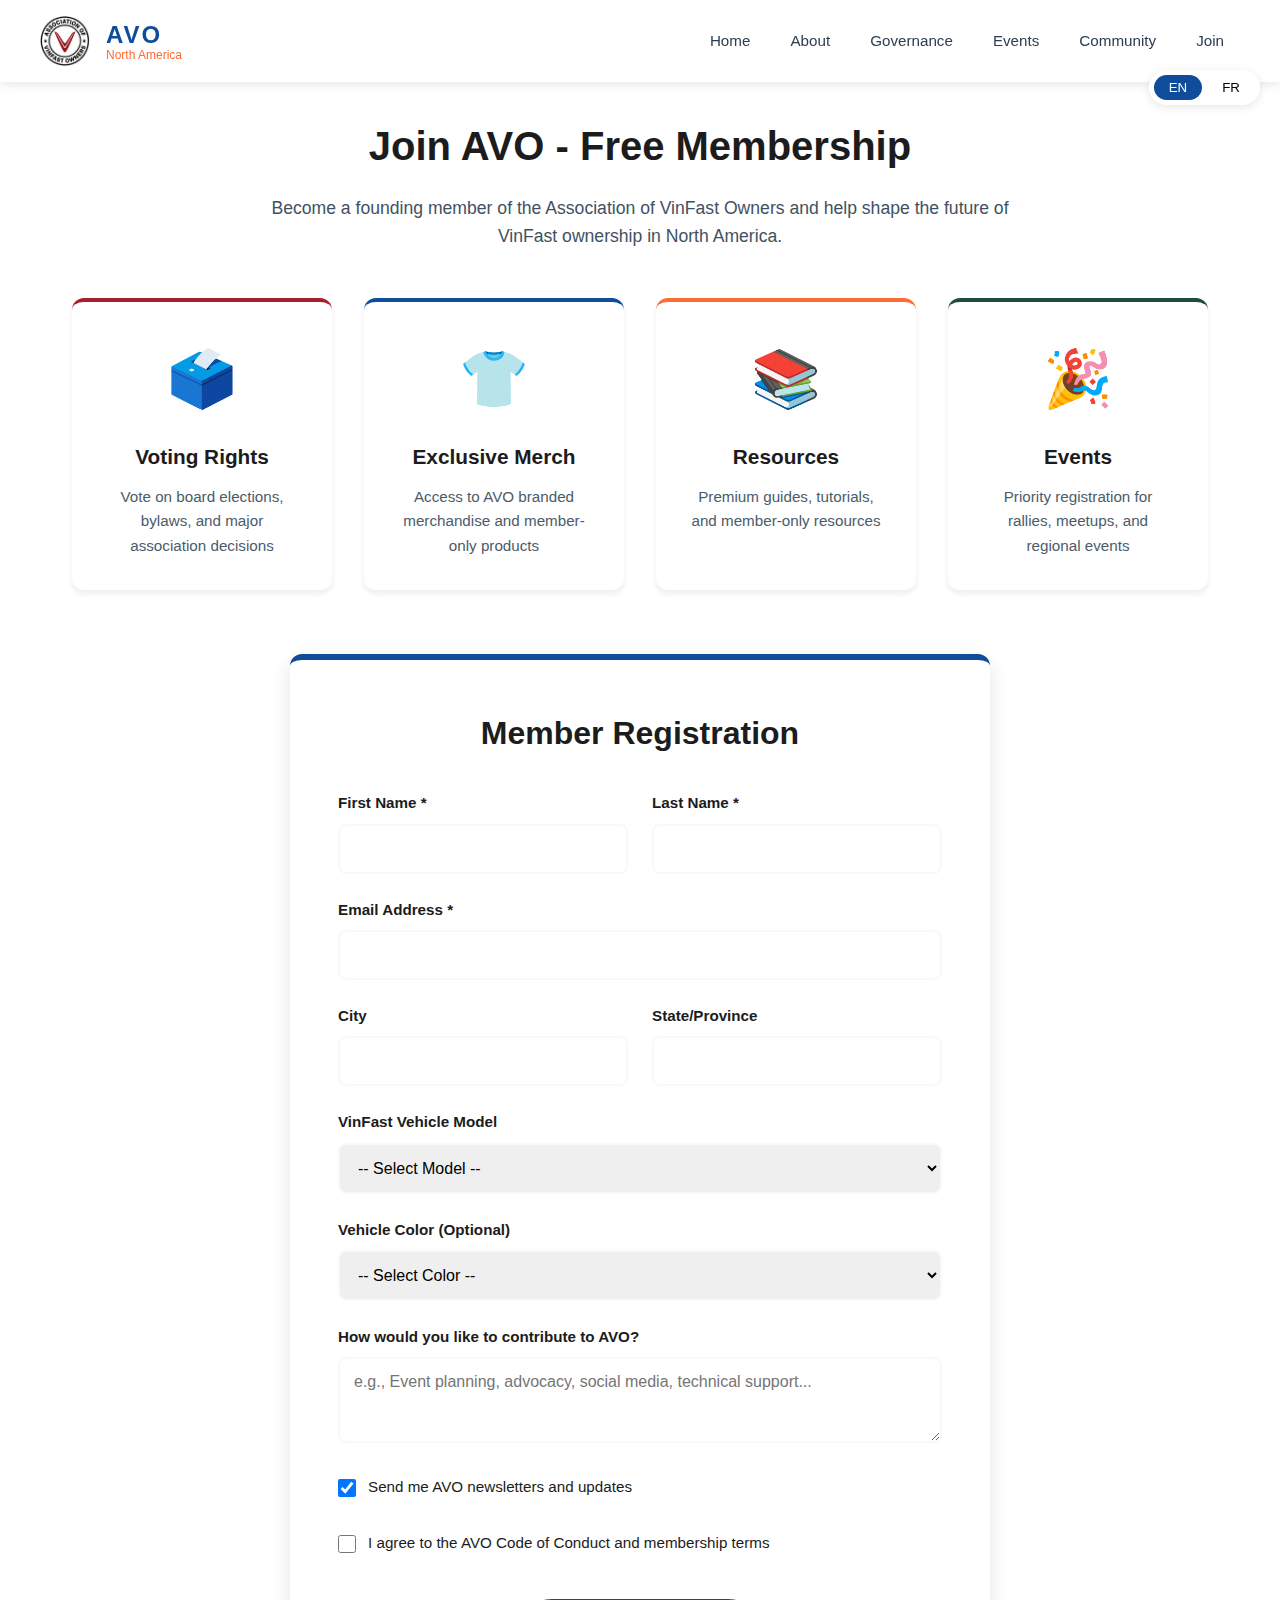
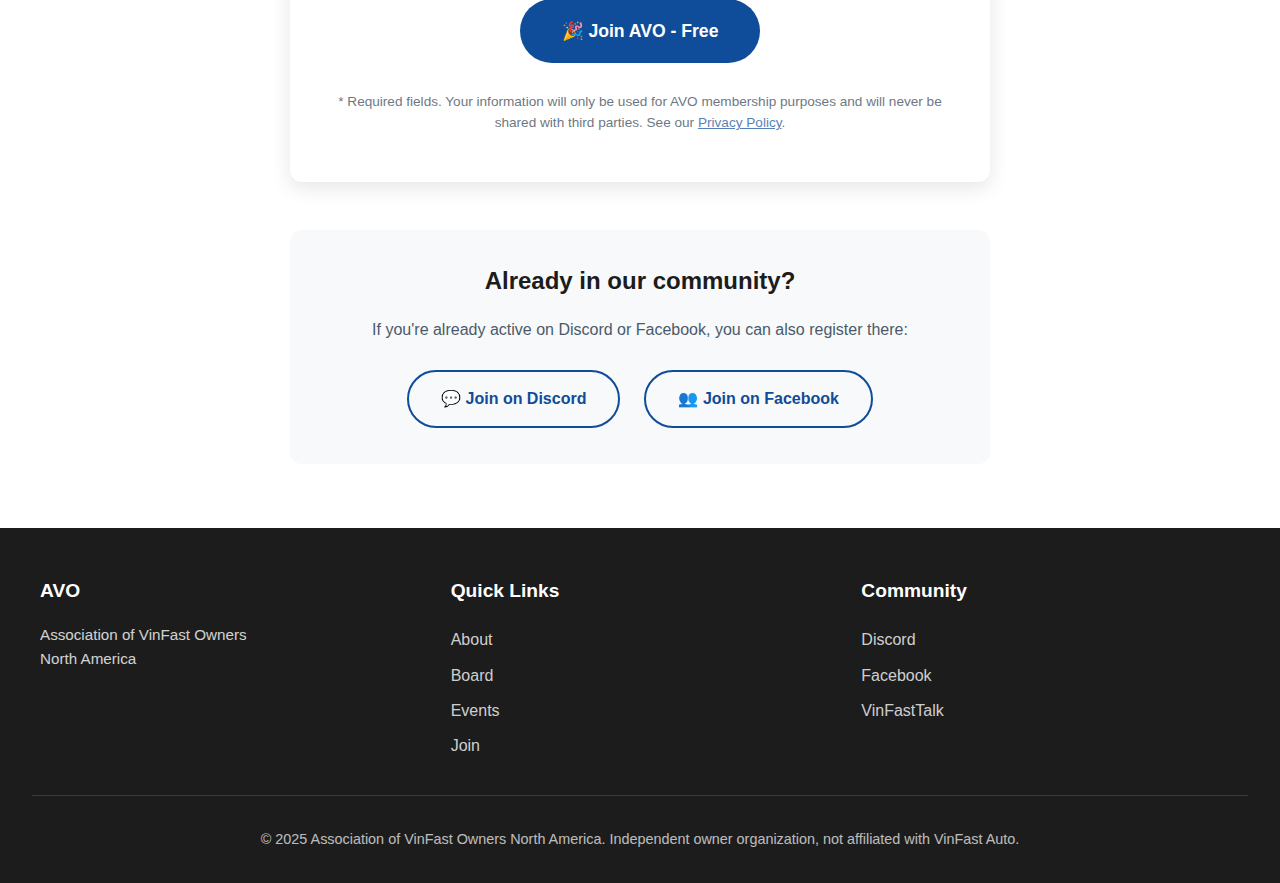
<file: join.html>
<!DOCTYPE html>
<html lang="en">
<head>
    <meta charset="UTF-8">
    <meta name="viewport" content="width=device-width, initial-scale=1.0">
    <title>Join AVO - Free Membership</title>
    <link rel="stylesheet" href="css/styles.css">
</head>
<body>
    <!-- Language Toggle -->
    <div class="lang-toggle">
        <button onclick="setLang('en')" class="active">EN</button>
        <button onclick="setLang('fr')">FR</button>
    </div>

    <!-- Navigation -->
    <nav>
        <div class="nav-container">
            <div class="logo">
                <img src="images/icons/avo-logo.png" alt="AVO Logo" class="logo-img">
                <div class="logo-text-container">
                    <span class="logo-text">AVO</span>
                    <span class="logo-subtitle">
                        <span lang="en">North America</span>
                        <span lang="fr">Amérique du Nord</span>
                    </span>
                </div>
            </div>
            <div class="nav-links">
                <a href="index.html">
                    <span lang="en">Home</span>
                    <span lang="fr">Accueil</span>
                </a>
                <a href="index.html#about">
                    <span lang="en">About</span>
                    <span lang="fr">À Propos</span>
                </a>
                <a href="index.html#governance">
                    <span lang="en">Governance</span>
                    <span lang="fr">Gouvernance</span>
                </a>
                <a href="index.html#events">
                    <span lang="en">Events</span>
                    <span lang="fr">Événements</span>
                </a>
                <a href="index.html#community">
                    <span lang="en">Community</span>
                    <span lang="fr">Communauté</span>
                </a>
                <a href="join.html">
                    <span lang="en">Join</span>
                    <span lang="fr">Adhérer</span>
                </a>
            </div>
        </div>
    </nav>

    <!-- Membership Section -->
    <section class="content-section" style="padding-top: 2rem;">
        <h2>
            <span lang="en">Join AVO - Free Membership</span>
            <span lang="fr">Rejoignez AVO - Adhésion Gratuite</span>
        </h2>
        <p class="section-intro" lang="en">
            Become a founding member of the Association of VinFast Owners and help shape the future of VinFast ownership in North America.
        </p>
        <p class="section-intro" lang="fr">
            Devenez membre fondateur de l'Association des Propriétaires VinFast et aidez à façonner l'avenir de la propriété VinFast en Amérique du Nord.
        </p>

        <!-- Membership Benefits -->
        <div class="membership-benefits-grid">
            <div class="benefit-card">
                <div class="benefit-icon-large">🗳️</div>
                <h3 lang="en">Voting Rights</h3>
                <h3 lang="fr">Droit de Vote</h3>
                <p lang="en">Vote on board elections, bylaws, and major association decisions</p>
                <p lang="fr">Votez pour les élections du conseil et les décisions importantes</p>
            </div>
            <div class="benefit-card">
                <div class="benefit-icon-large">👕</div>
                <h3 lang="en">Exclusive Merch</h3>
                <h3 lang="fr">Marchandise Exclusive</h3>
                <p lang="en">Access to AVO branded merchandise and member-only products</p>
                <p lang="fr">Accès à la marchandise de marque AVO et produits exclusifs</p>
            </div>
            <div class="benefit-card">
                <div class="benefit-icon-large">📚</div>
                <h3 lang="en">Resources</h3>
                <h3 lang="fr">Ressources</h3>
                <p lang="en">Premium guides, tutorials, and member-only resources</p>
                <p lang="fr">Guides premium, tutoriels et ressources exclusives</p>
            </div>
            <div class="benefit-card">
                <div class="benefit-icon-large">🎉</div>
                <h3 lang="en">Events</h3>
                <h3 lang="fr">Événements</h3>
                <p lang="en">Priority registration for rallies, meetups, and regional events</p>
                <p lang="fr">Inscription prioritaire pour les rallyes et événements</p>
            </div>
        </div>

        <!-- Membership Form -->
        <div class="membership-form-container">
            <form class="membership-form" id="membershipForm" netlify>
                <h3 lang="en">Member Registration</h3>
                <h3 lang="fr">Inscription des Membres</h3>

                <div class="form-row">
                    <div class="form-group">
                        <label for="firstName">
                            <span lang="en">First Name *</span>
                            <span lang="fr">Prénom *</span>
                        </label>
                        <input type="text" id="firstName" name="firstName" required>
                    </div>
                    <div class="form-group">
                        <label for="lastName">
                            <span lang="en">Last Name *</span>
                            <span lang="fr">Nom *</span>
                        </label>
                        <input type="text" id="lastName" name="lastName" required>
                    </div>
                </div>

                <div class="form-group">
                    <label for="email">
                        <span lang="en">Email Address *</span>
                        <span lang="fr">Adresse Email *</span>
                    </label>
                    <input type="email" id="email" name="email" required>
                </div>

                <div class="form-row">
                    <div class="form-group">
                        <label for="city">
                            <span lang="en">City</span>
                            <span lang="fr">Ville</span>
                        </label>
                        <input type="text" id="city" name="city">
                    </div>
                    <div class="form-group">
                        <label for="state">
                            <span lang="en">State/Province</span>
                            <span lang="fr">État/Province</span>
                        </label>
                        <input type="text" id="state" name="state">
                    </div>
                </div>

                <div class="form-group">
                    <label for="vehicle">
                        <span lang="en">VinFast Vehicle Model</span>
                        <span lang="fr">Modèle de Véhicule VinFast</span>
                    </label>
                    <select id="vehicle" name="vehicle">
                        <option value="">-- Select Model --</option>
                        <option value="VF8 Eco">VF8 Eco</option>
                        <option value="VF8 Plus">VF8 Plus</option>
                        <option value="VF9 Eco">VF9 Eco</option>
                        <option value="VF9 Plus">VF9 Plus</option>
                        <option value="VF5">VF5</option>
                        <option value="VF6">VF6</option>
                        <option value="VF7">VF7</option>
                        <option value="Future Owner">Future Owner (Don't own yet)</option>
                    </select>
                </div>

                <div class="form-group">
                    <label for="vehicleColor">
                        <span lang="en">Vehicle Color (Optional)</span>
                        <span lang="fr">Couleur du Véhicule (Optionnel)</span>
                    </label>
                    <select id="vehicleColor" name="vehicleColor">
                        <option value="">-- Select Color --</option>
                        <option value="Crimson Red">Crimson Red Metallic</option>
                        <option value="VinFast Blue">VinFast Blue Metallic</option>
                        <option value="Sunset Orange">Sunset Orange Metallic</option>
                        <option value="Deep Ocean">Deep Ocean Metallic</option>
                        <option value="Neptune Grey">Neptune Grey Metallic</option>
                        <option value="Desat Silver">Desat Silver Metallic</option>
                        <option value="Brahminy White">Brahminy White</option>
                        <option value="Jet Black">Jet Black</option>
                    </select>
                </div>

                <div class="form-group">
                    <label for="interests">
                        <span lang="en">How would you like to contribute to AVO?</span>
                        <span lang="fr">Comment souhaitez-vous contribuer à AVO?</span>
                    </label>
                    <textarea id="interests" name="interests" rows="3" placeholder="e.g., Event planning, advocacy, social media, technical support..."></textarea>
                </div>

                <div class="form-group checkbox-group">
                    <label>
                        <input type="checkbox" name="newsletter" value="yes" checked>
                        <span lang="en">Send me AVO newsletters and updates</span>
                        <span lang="fr">Envoyez-moi les newsletters et mises à jour d'AVO</span>
                    </label>
                </div>

                <div class="form-group checkbox-group">
                    <label>
                        <input type="checkbox" name="agreeTerms" value="yes" required>
                        <span lang="en">I agree to the AVO Code of Conduct and membership terms</span>
                        <span lang="fr">J'accepte le code de conduite et les conditions d'adhésion d'AVO</span>
                    </label>
                </div>

                <div class="form-actions">
                    <button type="submit" class="btn btn-large">
                        <span lang="en">🎉 Join AVO - Free</span>
                        <span lang="fr">🎉 Rejoindre AVO - Gratuit</span>
                    </button>
                </div>

                <p class="form-note" lang="en">
                    * Required fields. Your information will only be used for AVO membership purposes and will never be shared with third parties. See our <a href="documents.html">Privacy Policy</a>.
                </p>
                <p class="form-note" lang="fr">
                    * Champs requis. Vos informations ne seront utilisées qu'à des fins d'adhésion à AVO et ne seront jamais partagées avec des tiers.
                </p>
            </form>

            <!-- Alternative Signup Options -->
            <div class="signup-alternatives">
                <h3 lang="en">Already in our community?</h3>
                <h3 lang="fr">Déjà dans notre communauté?</h3>
                <p lang="en">If you're already active on Discord or Facebook, you can also register there:</p>
                <p lang="fr">Si vous êtes déjà actif sur Discord ou Facebook, vous pouvez également vous inscrire là-bas:</p>
                <div style="margin-top: 1rem; display: flex; gap: 1rem; flex-wrap: wrap; justify-content: center;">
                    <a href="https://discord.gg/puQqaEZFAQ" class="btn btn-outline" target="_blank">
                        <span lang="en">💬 Join on Discord</span>
                        <span lang="fr">💬 Rejoindre sur Discord</span>
                    </a>
                    <a href="https://www.facebook.com/share/g/17dH6oZRA4/" class="btn btn-outline" target="_blank">
                        <span lang="en">👥 Join on Facebook</span>
                        <span lang="fr">👥 Rejoindre sur Facebook</span>
                    </a>
                </div>
            </div>
        </div>
    </section>

    <!-- Footer -->
    <footer>
        <div class="footer-content">
            <div class="footer-section">
                <h4>AVO</h4>
                <p lang="en">Association of VinFast Owners<br>North America</p>
                <p lang="fr">Association des Propriétaires VinFast<br>Amérique du Nord</p>
            </div>
            <div class="footer-section">
                <h4>
                    <span lang="en">Quick Links</span>
                    <span lang="fr">Liens Rapides</span>
                </h4>
                <ul class="footer-links">
                    <li><a href="index.html#about"><span lang="en">About</span><span lang="fr">À Propos</span></a></li>
                    <li><a href="board.html"><span lang="en">Board</span><span lang="fr">Conseil</span></a></li>
                    <li><a href="index.html#events"><span lang="en">Events</span><span lang="fr">Événements</span></a></li>
                    <li><a href="join.html"><span lang="en">Join</span><span lang="fr">Adhérer</span></a></li>
                </ul>
            </div>
            <div class="footer-section">
                <h4>
                    <span lang="en">Community</span>
                    <span lang="fr">Communauté</span>
                </h4>
                <ul class="footer-links">
                    <li><a href="https://discord.gg/puQqaEZFAQ" target="_blank">Discord</a></li>
                    <li><a href="https://www.facebook.com/share/g/17dH6oZRA4/" target="_blank">Facebook</a></li>
                    <li><a href="https://vinfasttalk.com" target="_blank">VinFastTalk</a></li>
                </ul>
            </div>
        </div>
        <div class="footer-bottom">
            <p lang="en">&copy; 2025 Association of VinFast Owners North America. Independent owner organization, not affiliated with VinFast Auto.</p>
            <p lang="fr">&copy; 2025 Association des Propriétaires VinFast Amérique du Nord. Organisation indépendante, non affiliée à VinFast Auto.</p>
        </div>
    </footer>

    <script src="js/main.js"></script>
    <script>
        // Form submission handler
        document.getElementById('membershipForm').addEventListener('submit', function(e) {
            e.preventDefault();

            // Show success message
            alert('Thank you for joining AVO! We will send a confirmation email to ' + document.getElementById('email').value + ' within 24 hours.');

            // Reset form
            this.reset();

            // Redirect to home
            setTimeout(function() {
                window.location.href = 'index.html';
            }, 2000);
        });
    </script>
</body>
</html>
</file>
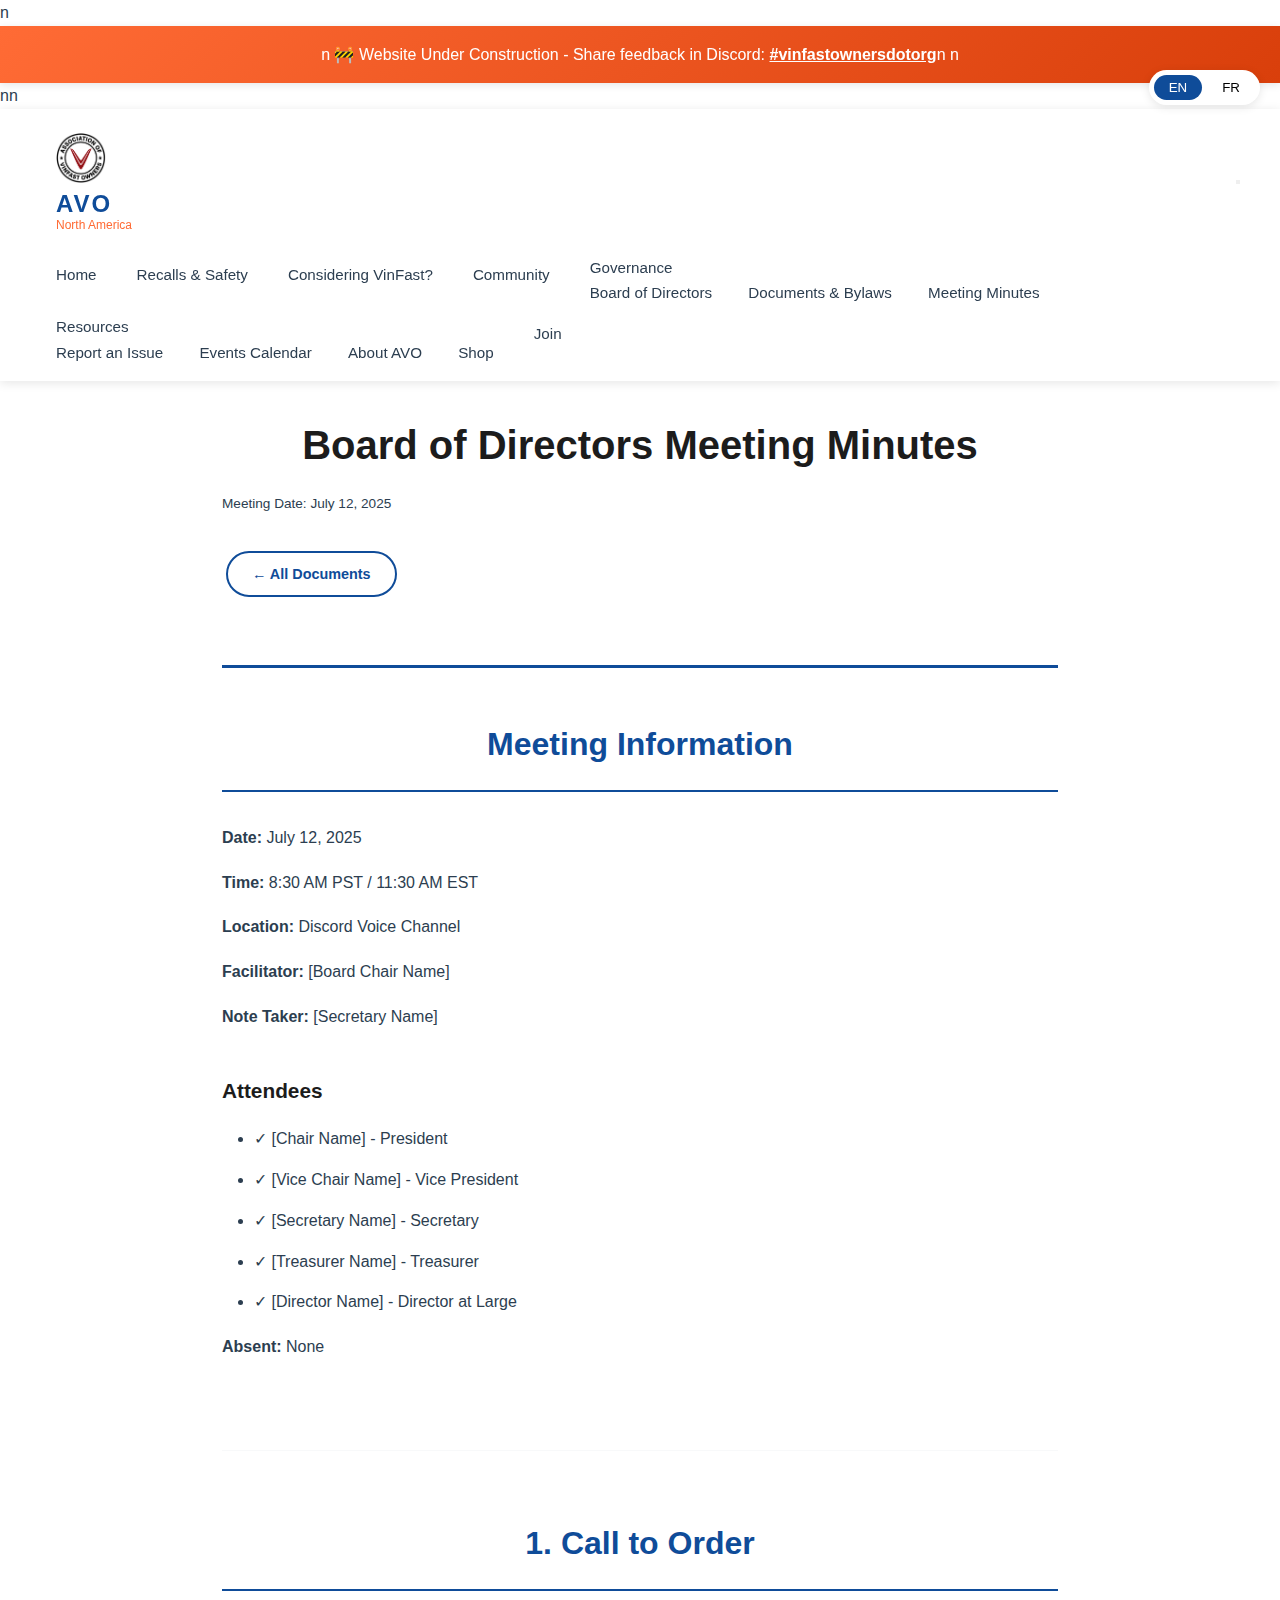
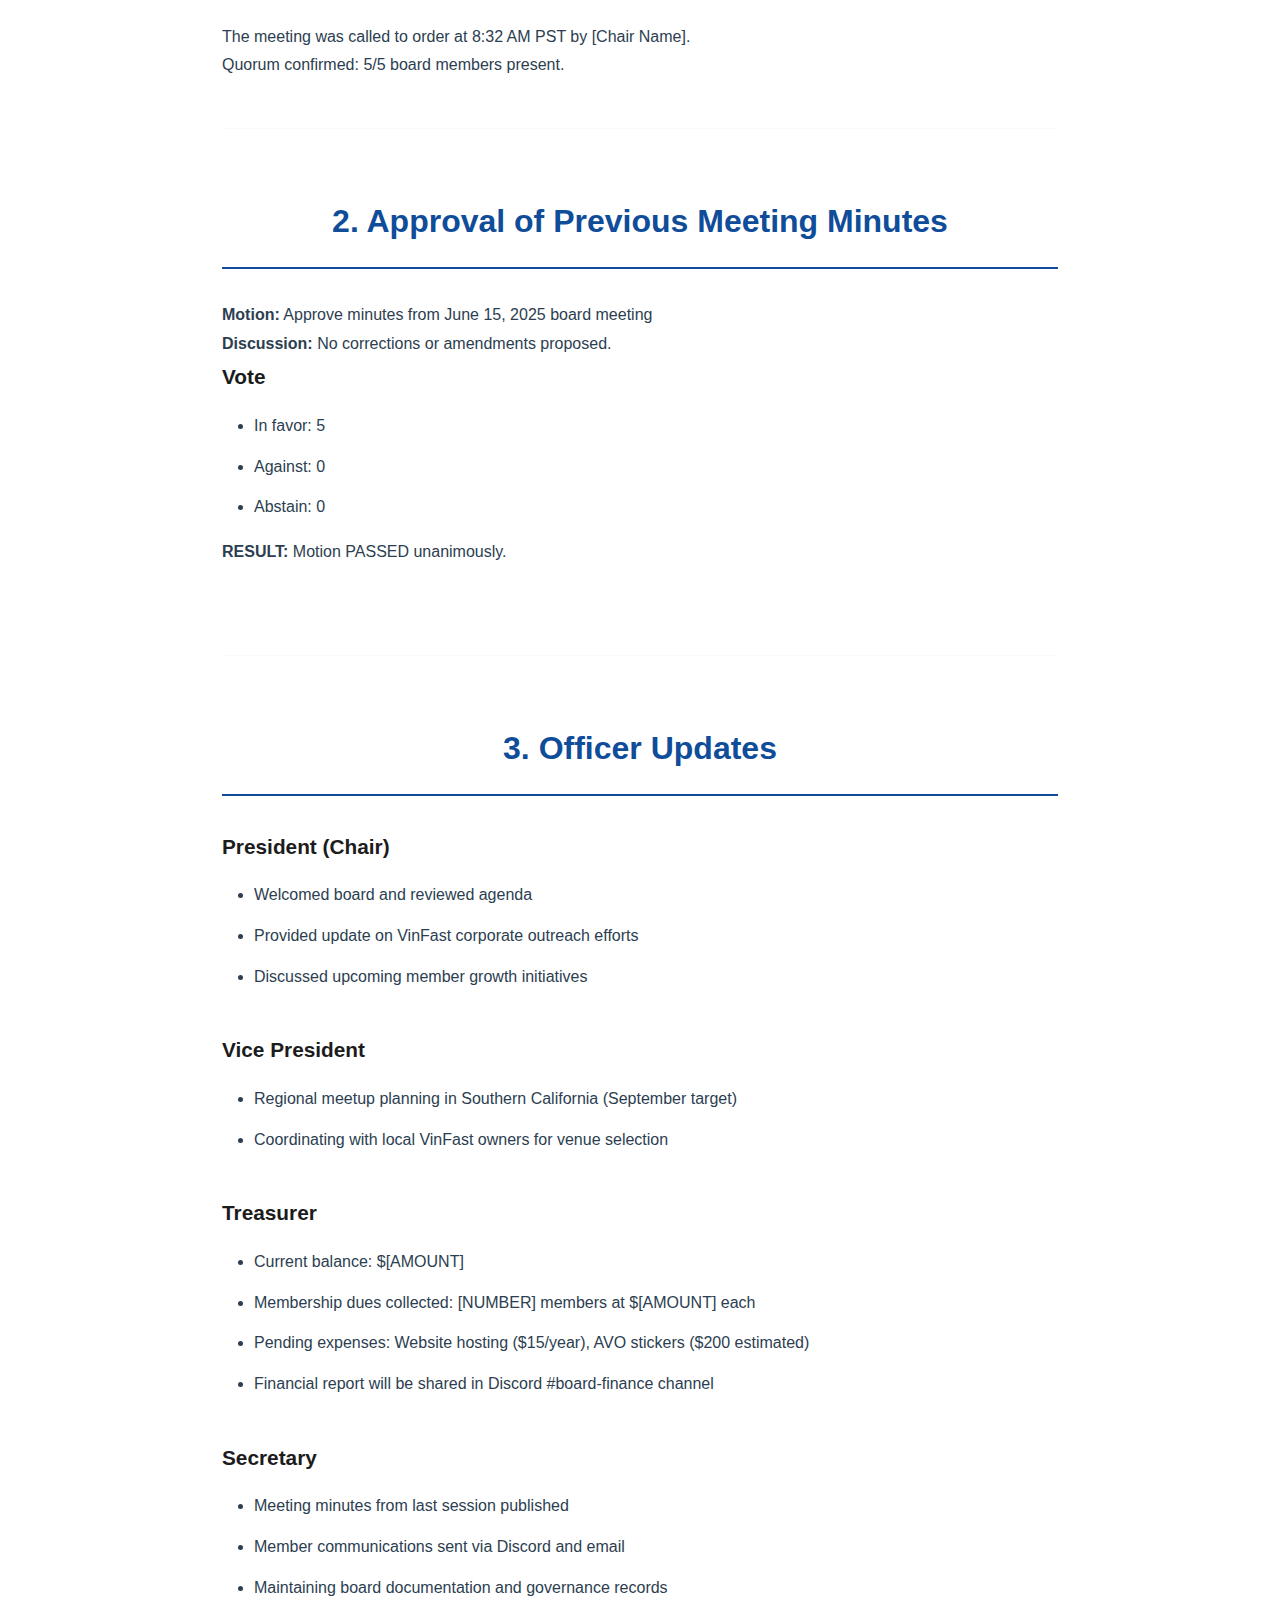
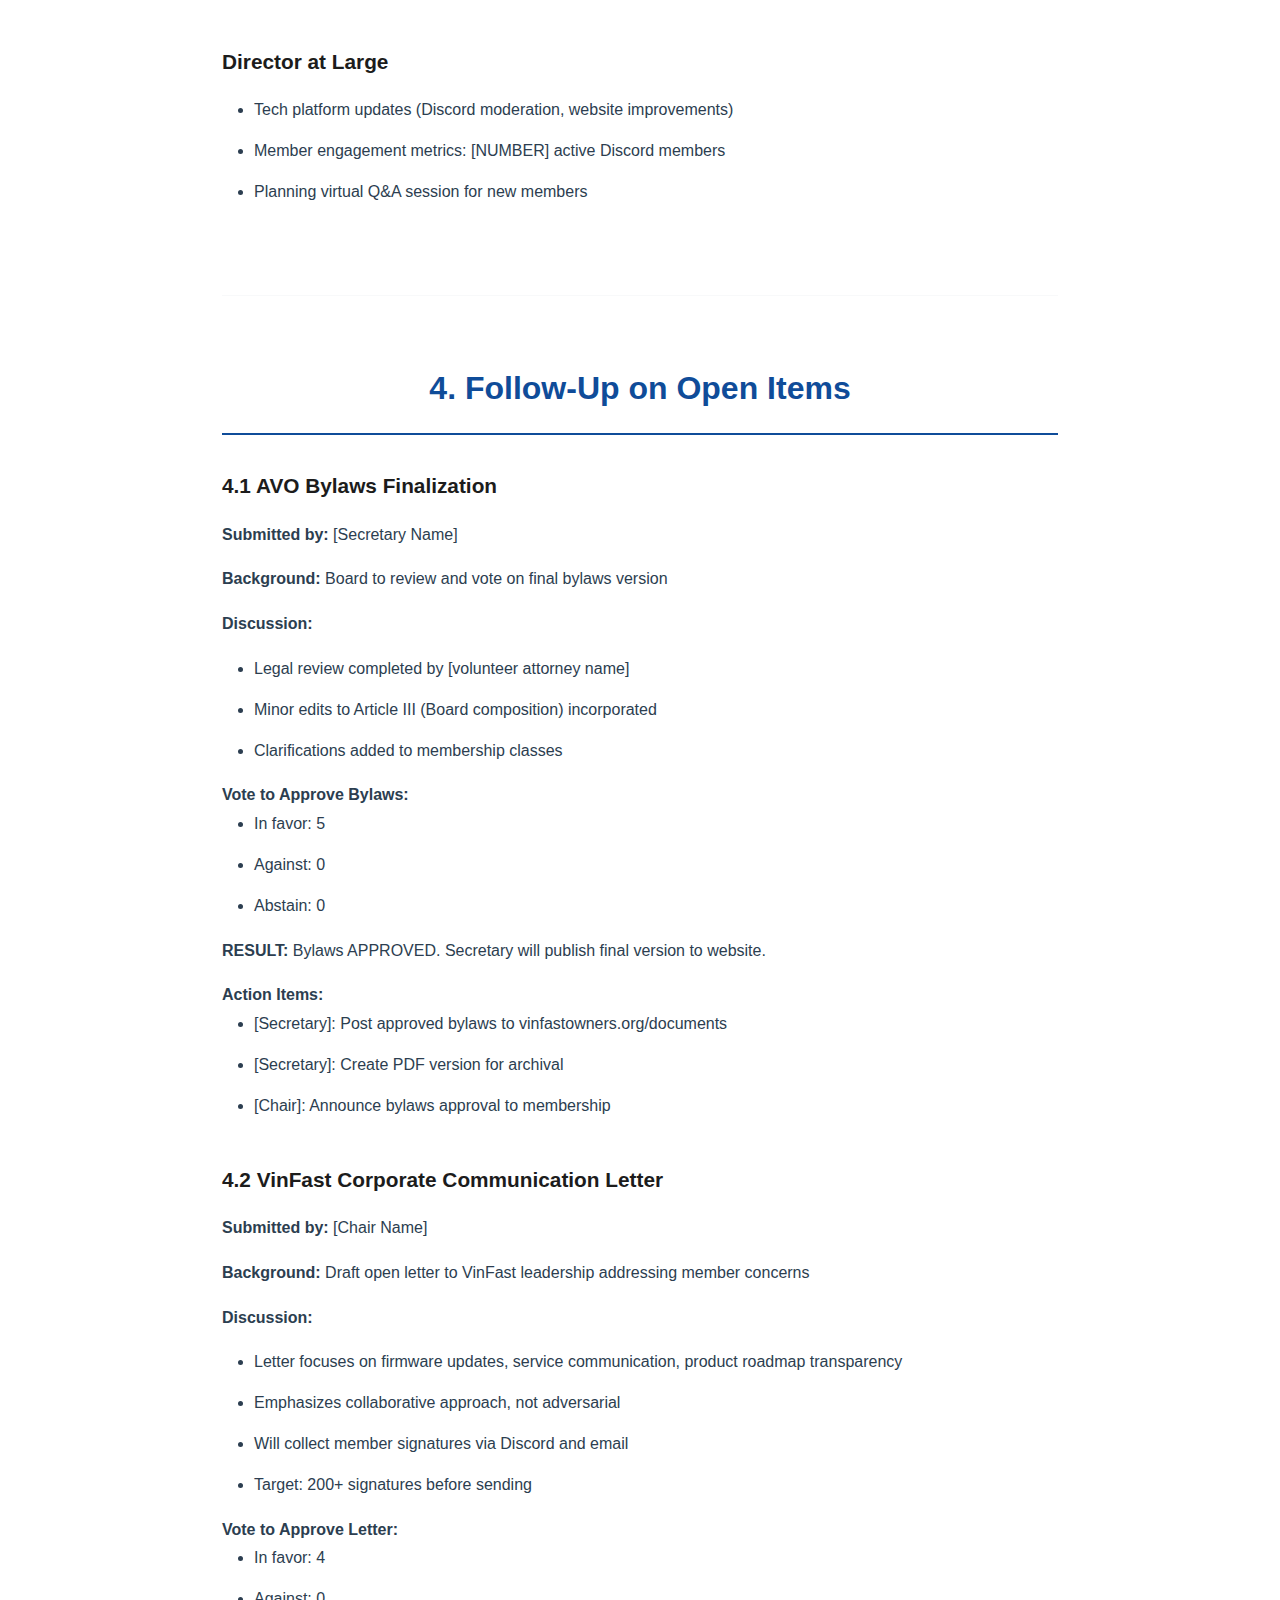
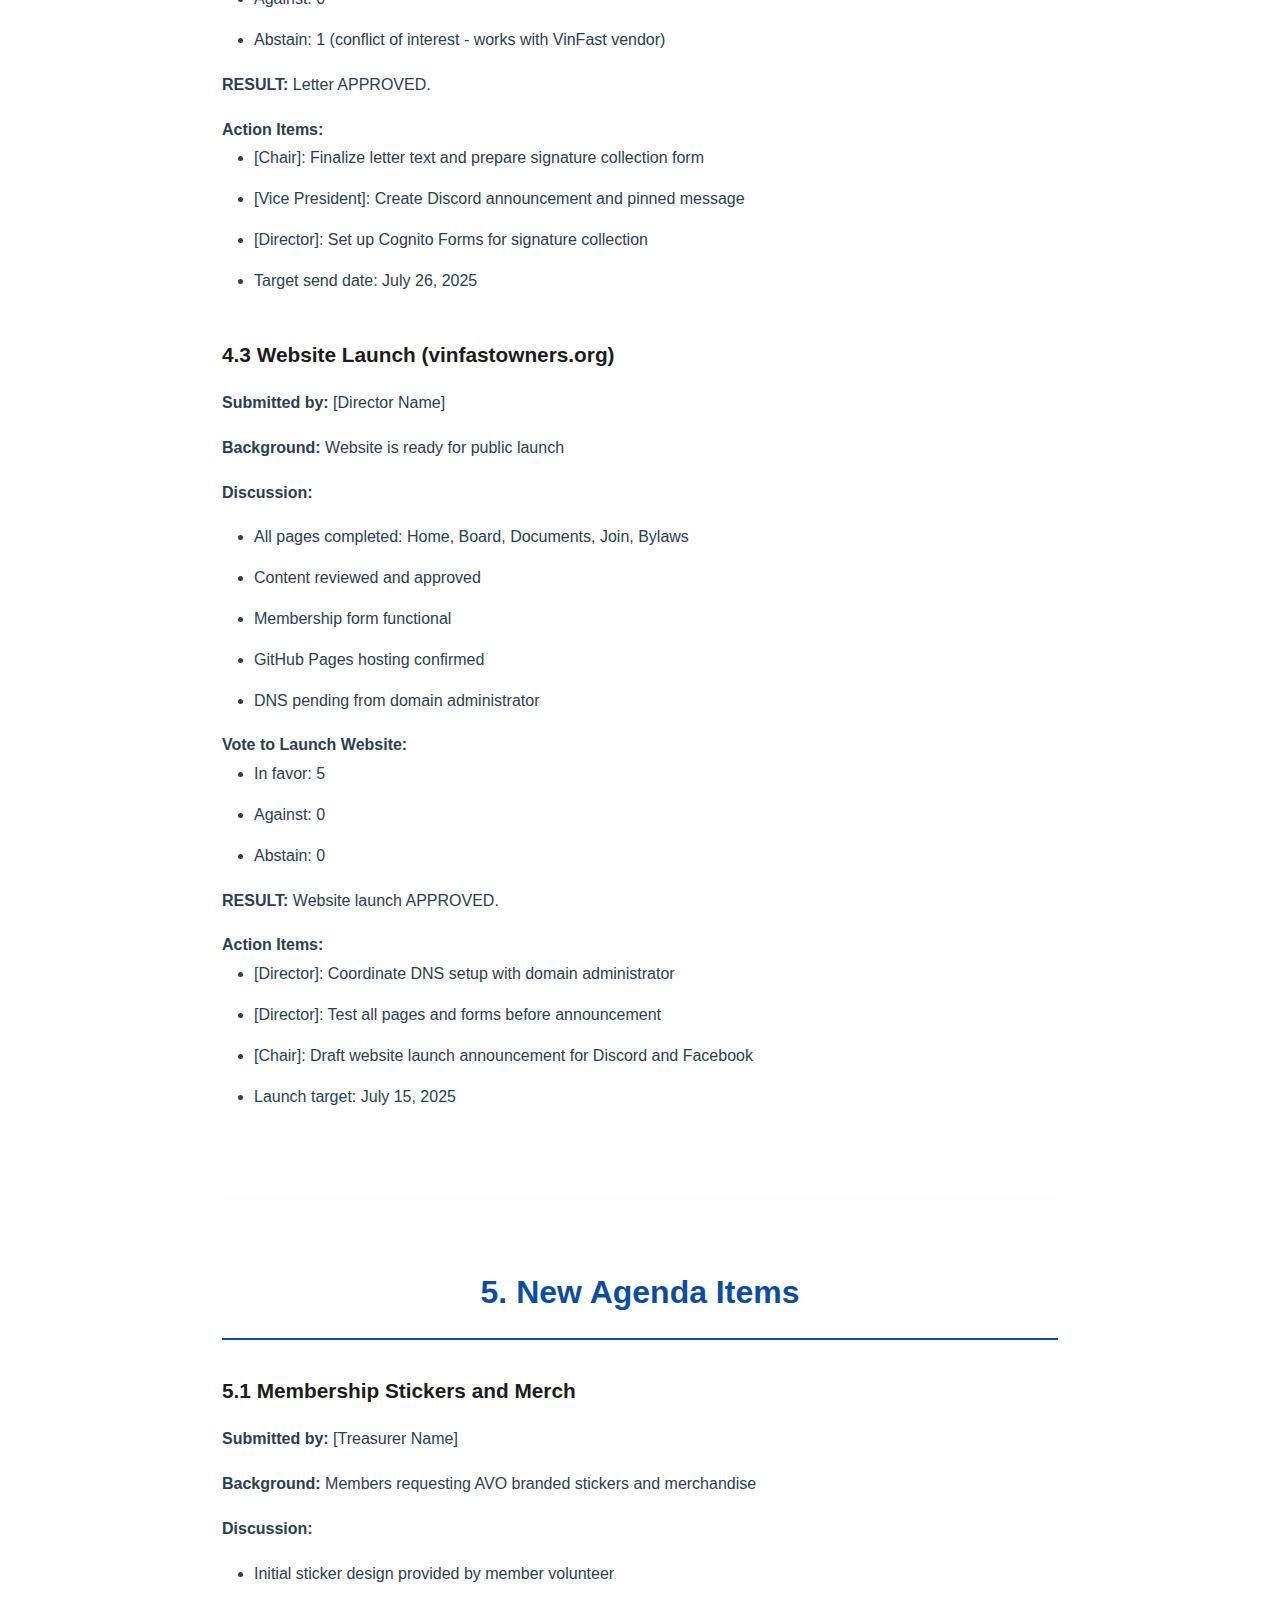
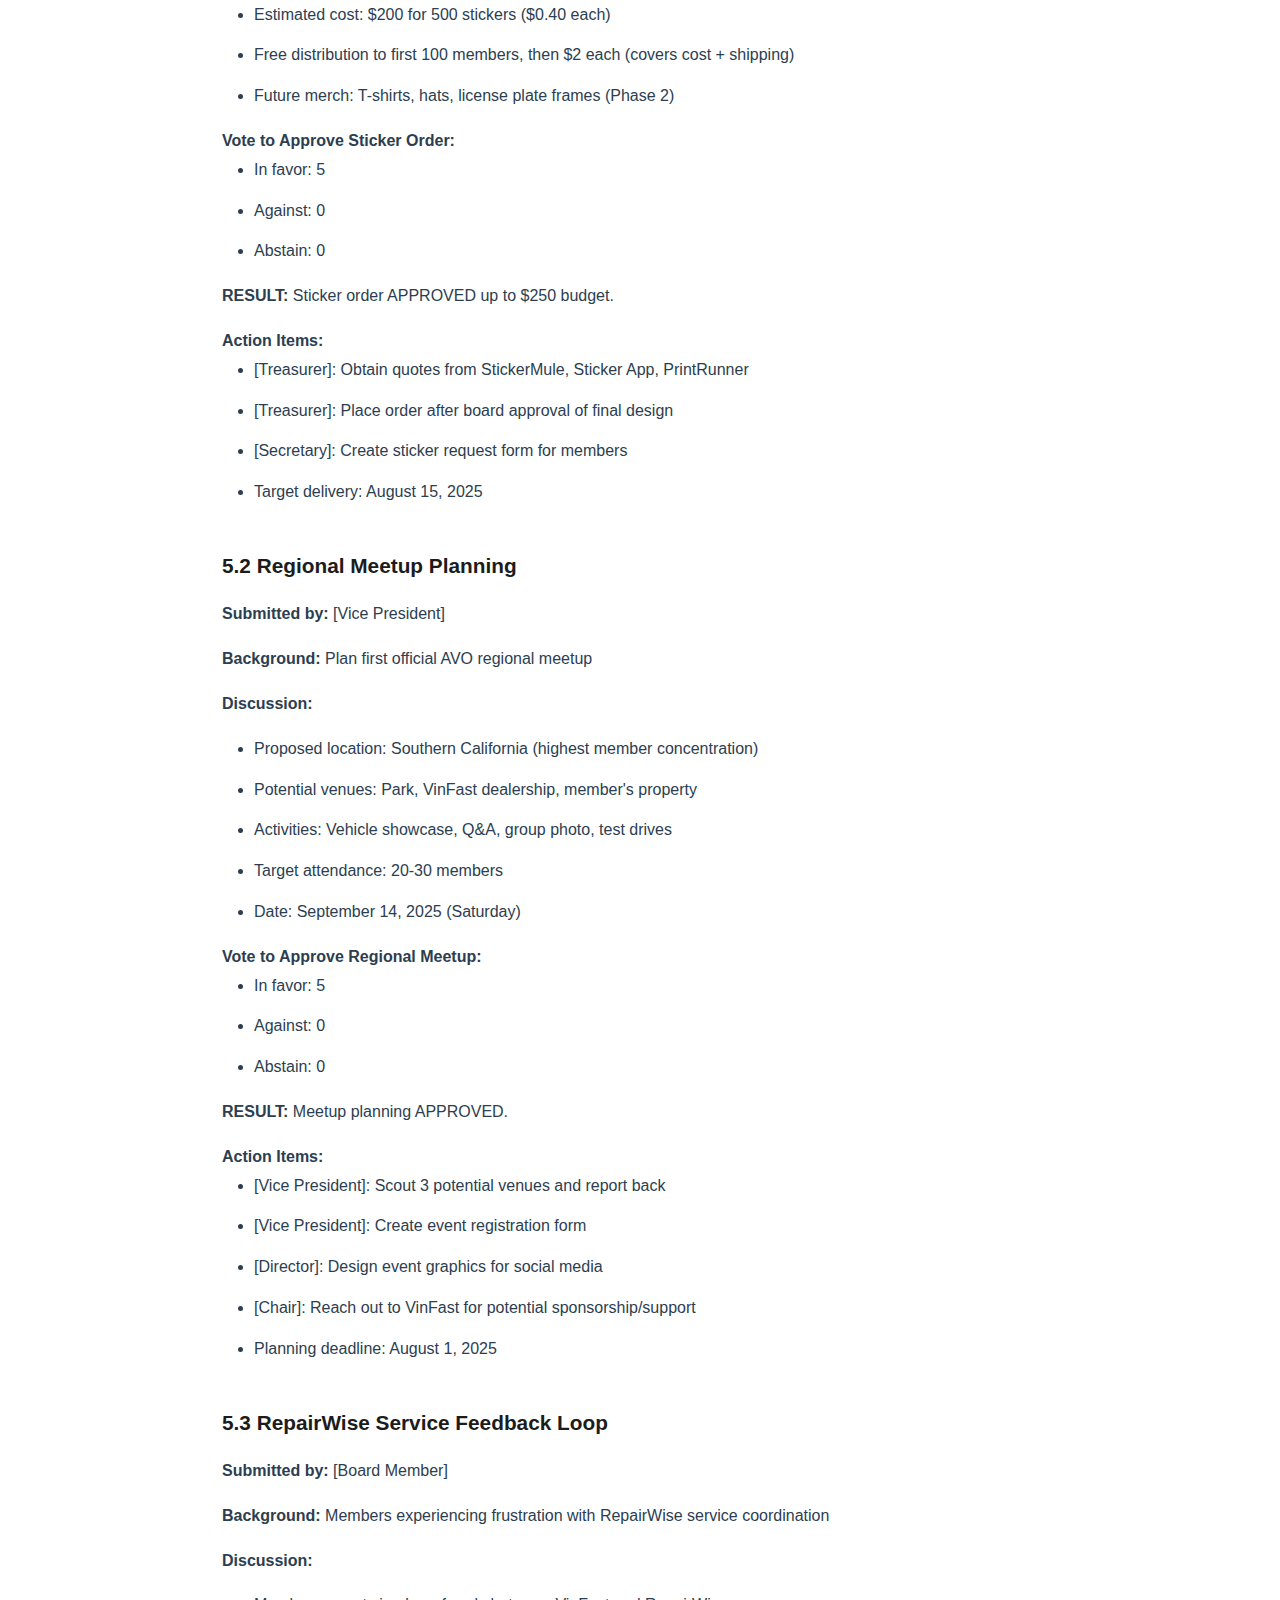
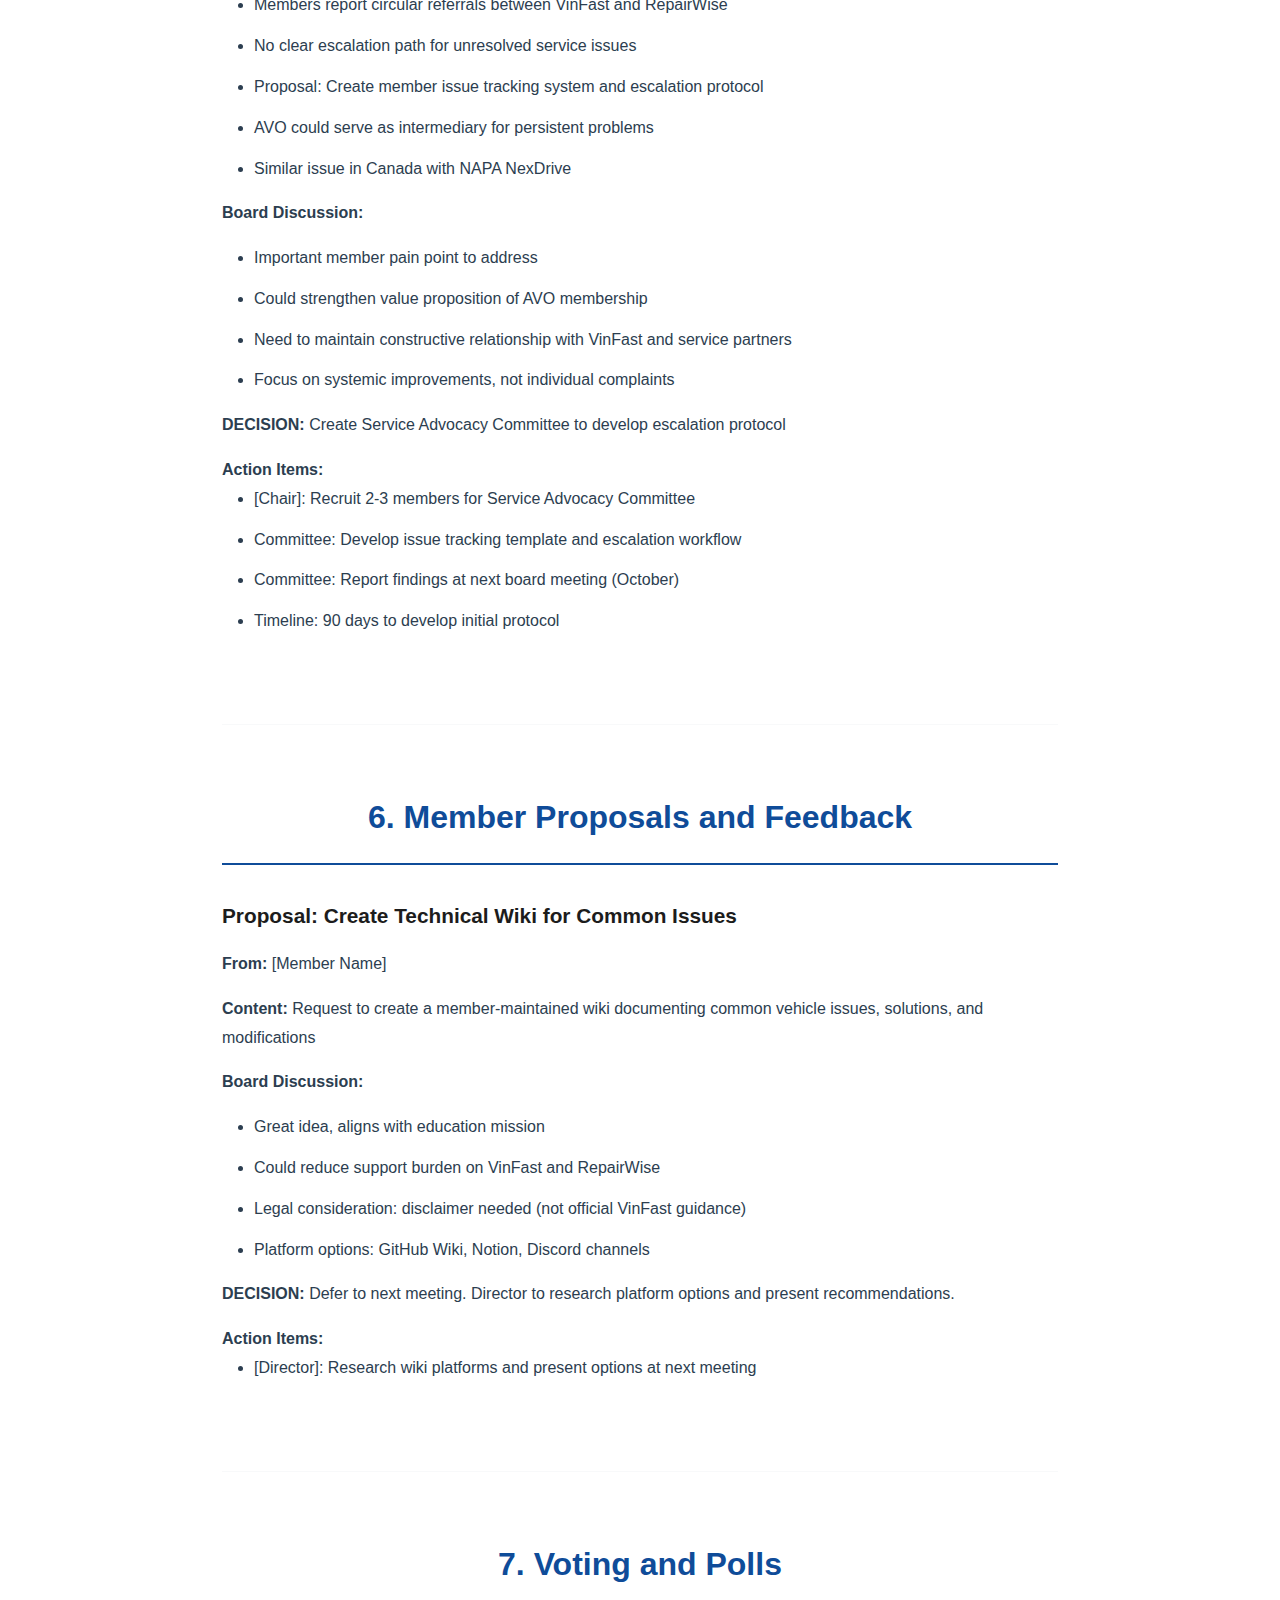
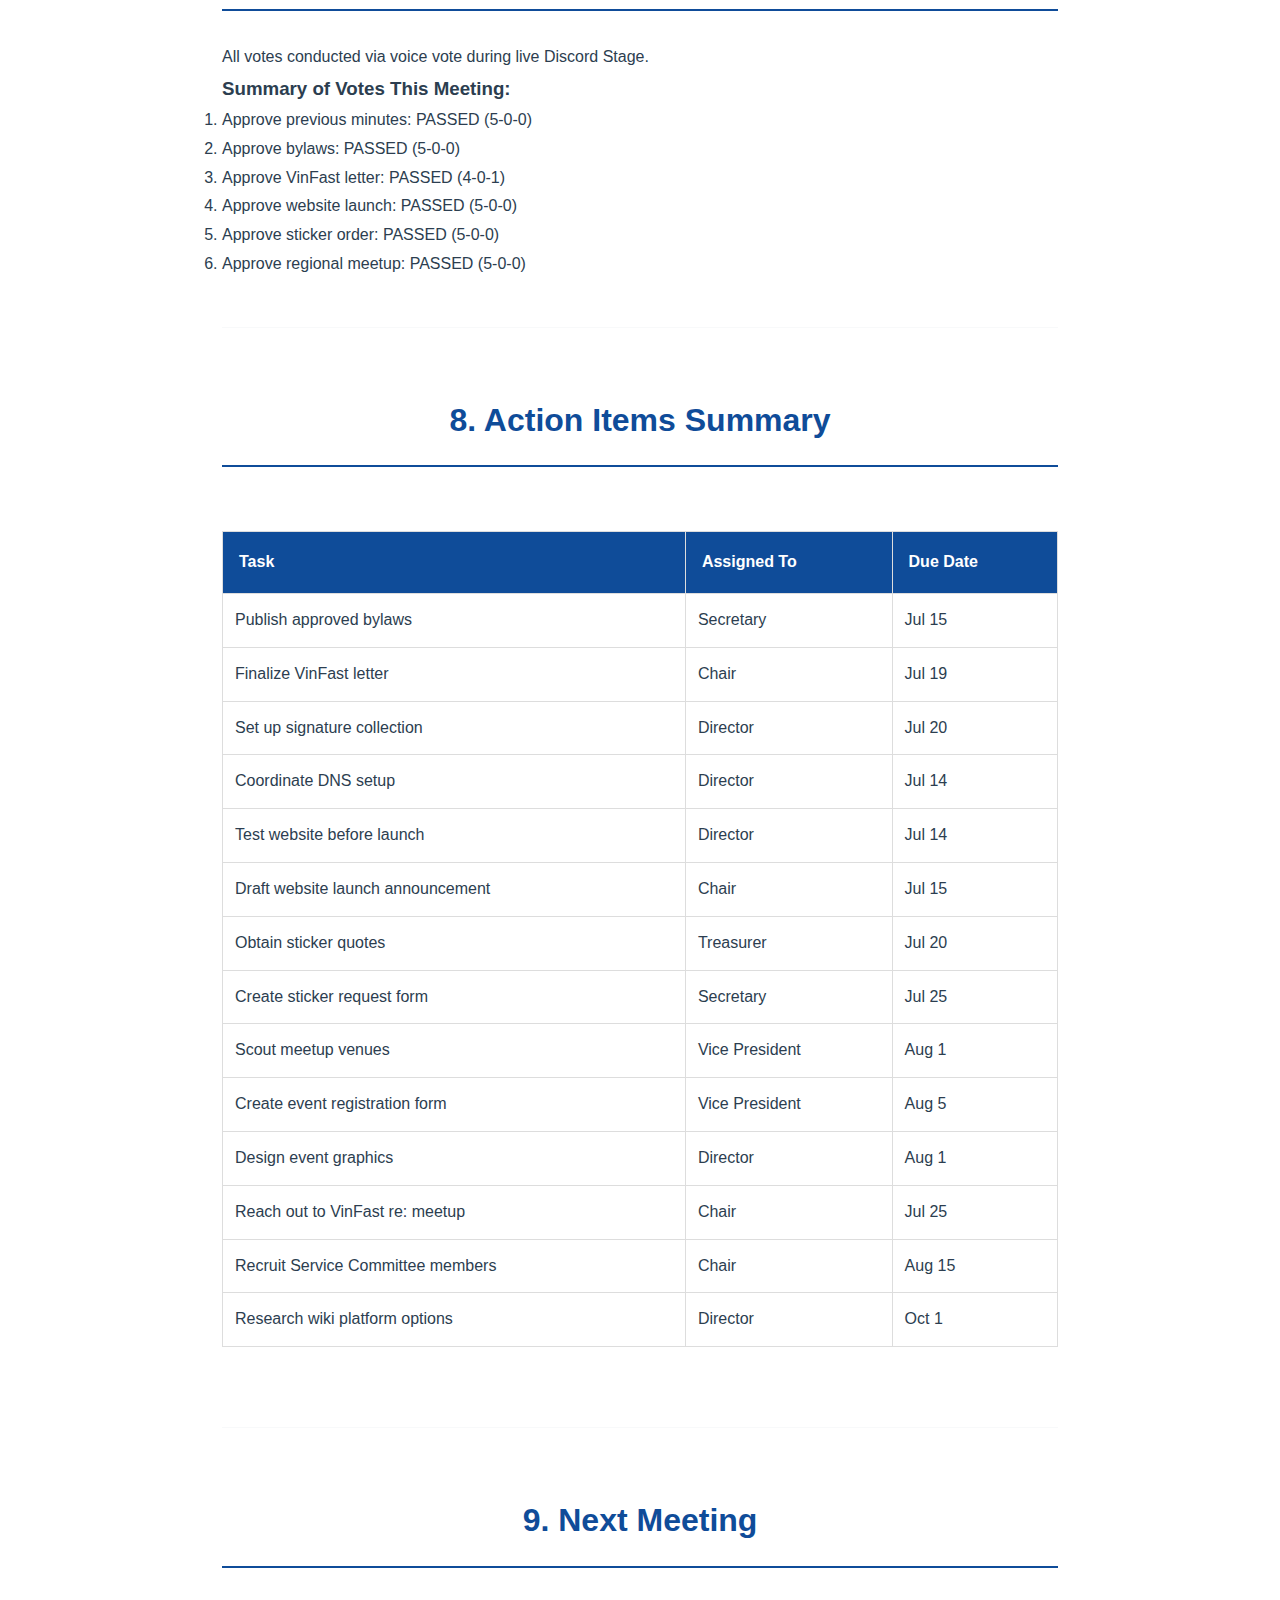
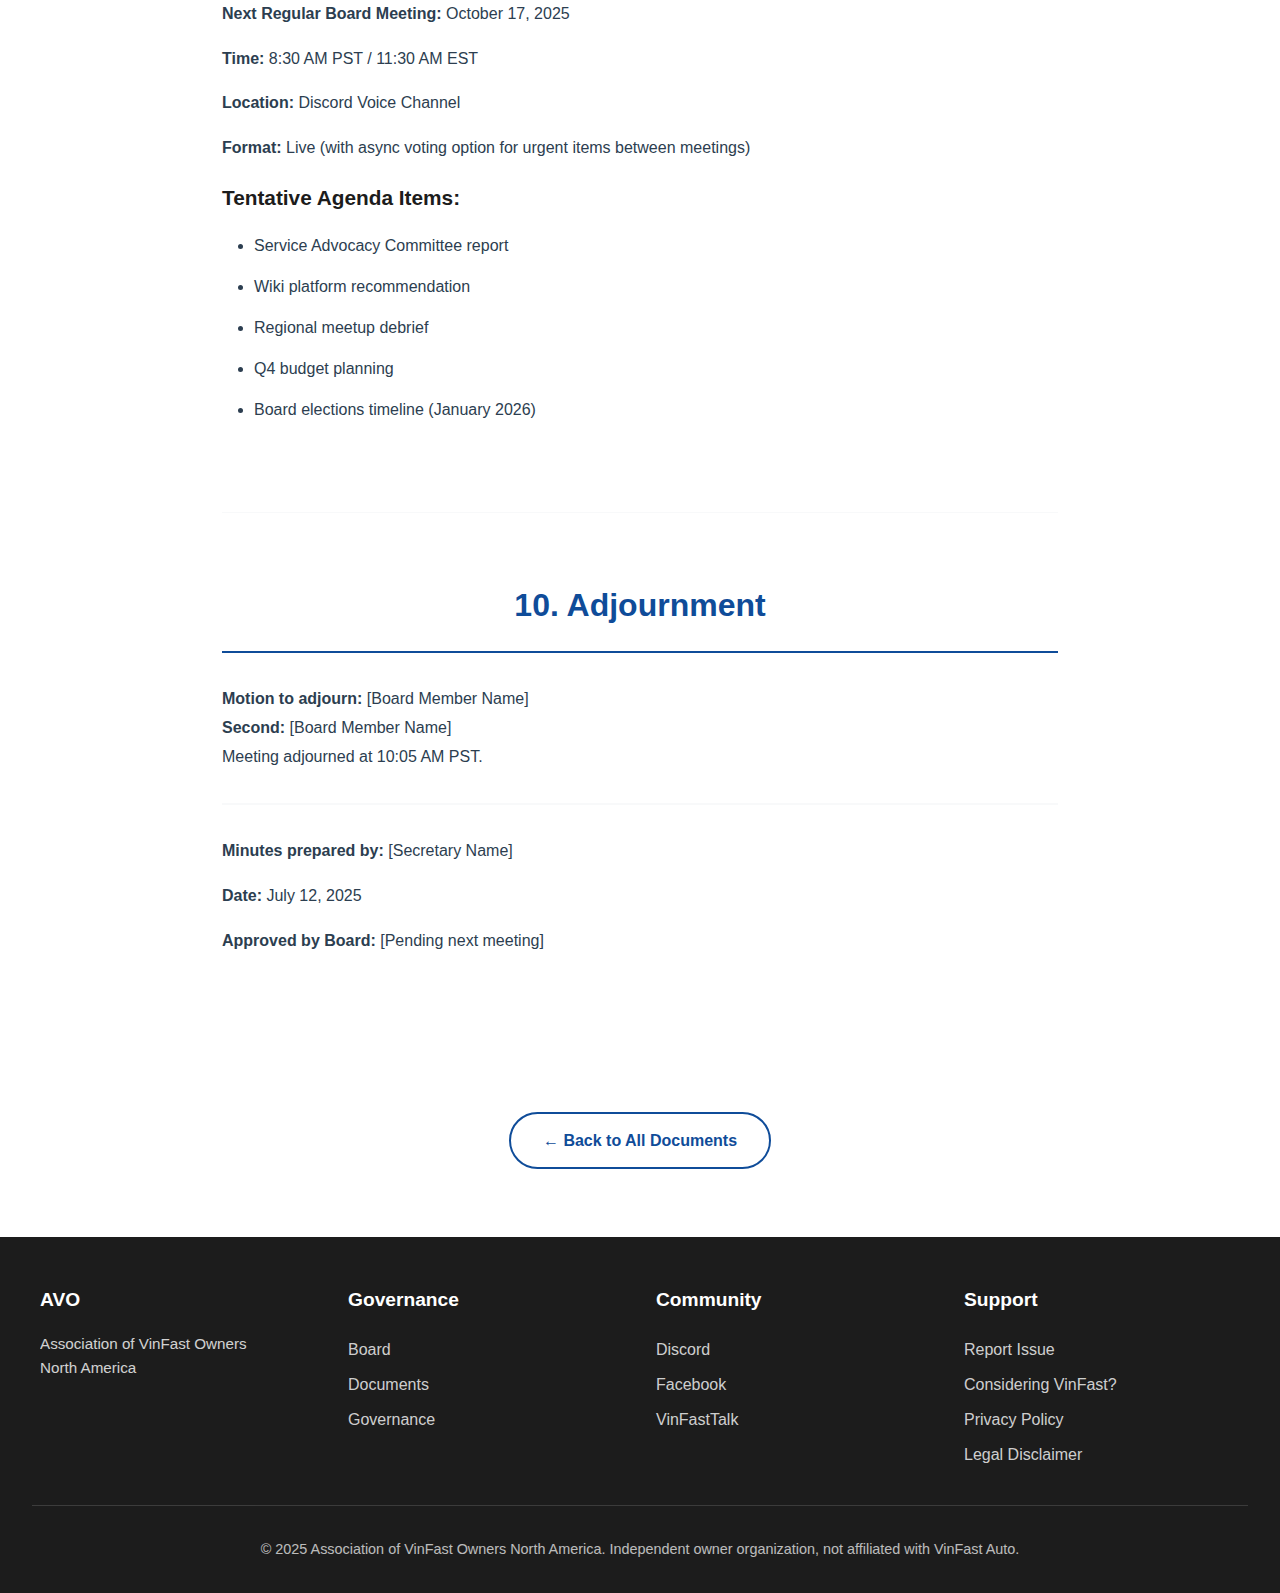
<file: meeting-minutes.html>
<!DOCTYPE html>
<html lang="en">
<head>
    <meta charset="UTF-8">
    <meta name="viewport" content="width=device-width, initial-scale=1.0">
    <title>Board Meeting Minutes - AVO</title>
    <link rel="stylesheet" href="css/styles.css">
</head>
<body>
    <!-- Under Construction Banner -->n    <div style="background: linear-gradient(135deg, #FF6B35 0%, #d93f0b 100%); color: white; text-align: center; padding: 1rem 1.5rem; font-weight: 500; box-shadow: 0 2px 8px rgba(0,0,0,0.1); position: sticky; top: 0; z-index: 1000;">n        <span lang="en">🚧 Website Under Construction - Share feedback in Discord: <a href="https://discord.gg/WRVqmKuFFA" target="_blank" style="color: white; text-decoration: underline; font-weight: 700;">#vinfastownersdotorg</a></span>n        <span lang="fr">🚧 Site en Construction - Partagez vos commentaires sur Discord: <a href="https://discord.gg/WRVqmKuFFA" target="_blank" style="color: white; text-decoration: underline; font-weight: 700;">#vinfastownersdotorg</a></span>n    </div>nn
    <!-- Language Toggle -->
    <div class="lang-toggle">
        <button onclick="setLang('en')" class="active">EN</button>
        <button onclick="setLang('fr')">FR</button>
    </div>    <!-- Navigation -->
    <nav>
        <div class="nav-container">
            <div class="logo">
                <a href="index.html">
                    <img src="images/icons/avo-logo.png" alt="AVO Logo" class="logo-img">
                    <div class="logo-text-container">
                        <span class="logo-text">AVO</span>
                        <span class="logo-subtitle">
                            <span lang="en">North America</span>
                            <span lang="fr">Amérique du Nord</span>
                        </span>
                    </div>
                </a>
            </div>

            <!-- Hamburger Menu for Mobile -->
            <button class="hamburger" aria-label="Toggle navigation">
                <span></span>
                <span></span>
                <span></span>
            </button>

            <div class="nav-links">
                <a href="index.html">
                    <span lang="en">Home</span>
                    <span lang="fr">Accueil</span>
                </a>
                <a href="recalls.html">
                    <span lang="en">Recalls & Safety</span>
                    <span lang="fr">Rappels et Sécurité</span>
                </a>
                <a href="considering-vinfast.html">
                    <span lang="en">Considering VinFast?</span>
                    <span lang="fr">Vous Envisagez VinFast?</span>
                </a>
                <a href="index.html#community">
                    <span lang="en">Community</span>
                    <span lang="fr">Communauté</span>
                </a>

                <!-- Governance Dropdown -->
                <div class="nav-dropdown">
                    <a href="index.html#governance">
                        <span lang="en">Governance</span>
                        <span lang="fr">Gouvernance</span>
                    </a>
                    <div class="dropdown-menu">
                        <a href="board.html">
                            <span lang="en">Board of Directors</span>
                            <span lang="fr">Conseil d'Administration</span>
                        </a>
                        <a href="documents.html">
                            <span lang="en">Documents & Bylaws</span>
                            <span lang="fr">Documents & Règlements</span>
                        </a>
                        <a href="meeting-minutes.html">
                            <span lang="en">Meeting Minutes</span>
                            <span lang="fr">Procès-Verbaux</span>
                        </a>
                    </div>
                </div>

                <!-- Resources Dropdown -->
                <div class="nav-dropdown">
                    <a href="index.html#resources">
                        <span lang="en">Resources</span>
                        <span lang="fr">Ressources</span>
                    </a>
                    <div class="dropdown-menu">
                        <a href="report-issue.html">
                            <span lang="en">Report an Issue</span>
                            <span lang="fr">Signaler un Problème</span>
                        </a>
                        <a href="index.html#events">
                            <span lang="en">Events Calendar</span>
                            <span lang="fr">Calendrier d'Événements</span>
                        </a>
                        <a href="index.html#about">
                            <span lang="en">About AVO</span>
                            <span lang="fr">À Propos d'AVO</span>
                        </a>
                        <a href="https://www.bonfire.com/store/association-of-vinfast-owners/" target="_blank">
                            <span lang="en">Shop</span>
                            <span lang="fr">Boutique</span>
                        </a>
                    </div>
                </div>

                <!-- Join CTA Button -->
                <a href="join.html" class="btn-join-cta">
                    <span lang="en">Join</span>
                    <span lang="fr">Adhérer</span>
                </a>
            </div>
        </div>
    </nav>

    <!-- Meeting Minutes Content -->
    <section class="content-section bylaws-page" style="padding-top: 2rem;">
        <div class="document-header">
            <h1>
                <span lang="en">Board of Directors Meeting Minutes</span>
                <span lang="fr">Procès-Verbaux des Réunions du Conseil</span>
            </h1>
            <p class="document-meta">
                <span lang="en">Meeting Date: July 12, 2025</span>
                <span lang="fr">Date de la Réunion: 12 juillet 2025</span>
            </p>
            <div class="document-actions" style="text-align: center; margin: 2rem 0;">
                <a href="documents.html" class="btn btn-small btn-outline">
                    <span lang="en">← All Documents</span>
                    <span lang="fr">← Tous les Documents</span>
                </a>
            </div>
        </div>

        <div class="bylaws-content">
            <!-- Meeting Info -->
            <article class="bylaws-article">
                <h2>
                    <span lang="en">Meeting Information</span>
                    <span lang="fr">Informations sur la Réunion</span>
                </h2>

                <div class="bylaws-section">
                    <p><strong lang="en">Date:</strong><strong lang="fr">Date:</strong> July 12, 2025</p>
                    <p><strong lang="en">Time:</strong><strong lang="fr">Heure:</strong> 8:30 AM PST / 11:30 AM EST</p>
                    <p><strong lang="en">Location:</strong><strong lang="fr">Lieu:</strong> Discord Voice Channel</p>
                    <p><strong lang="en">Facilitator:</strong><strong lang="fr">Facilitateur:</strong> [Board Chair Name]</p>
                    <p><strong lang="en">Note Taker:</strong><strong lang="fr">Secrétaire:</strong> [Secretary Name]</p>
                </div>

                <div class="bylaws-section">
                    <h3>
                        <span lang="en">Attendees</span>
                        <span lang="fr">Participants</span>
                    </h3>
                    <ul>
                        <li>✓ [Chair Name] - <span lang="en">President</span><span lang="fr">Président</span></li>
                        <li>✓ [Vice Chair Name] - <span lang="en">Vice President</span><span lang="fr">Vice-Président</span></li>
                        <li>✓ [Secretary Name] - <span lang="en">Secretary</span><span lang="fr">Secrétaire</span></li>
                        <li>✓ [Treasurer Name] - <span lang="en">Treasurer</span><span lang="fr">Trésorier</span></li>
                        <li>✓ [Director Name] - <span lang="en">Director at Large</span><span lang="fr">Directeur Général</span></li>
                    </ul>
                    <p lang="en"><strong>Absent:</strong> None</p>
                    <p lang="fr"><strong>Absent:</strong> Aucun</p>
                </div>
            </article>

            <!-- Call to Order -->
            <article class="bylaws-article">
                <h2>
                    <span lang="en">1. Call to Order</span>
                    <span lang="fr">1. Ouverture de la Séance</span>
                </h2>
                <p lang="en">The meeting was called to order at 8:32 AM PST by [Chair Name].</p>
                <p lang="fr">La réunion a été ouverte à 8h32 PST par [Chair Name].</p>
                <p lang="en">Quorum confirmed: 5/5 board members present.</p>
                <p lang="fr">Quorum confirmé: 5/5 membres du conseil présents.</p>
            </article>

            <!-- Approval of Previous Minutes -->
            <article class="bylaws-article">
                <h2>
                    <span lang="en">2. Approval of Previous Meeting Minutes</span>
                    <span lang="fr">2. Approbation du Procès-Verbal de la Réunion Précédente</span>
                </h2>
                <p lang="en"><strong>Motion:</strong> Approve minutes from June 15, 2025 board meeting</p>
                <p lang="fr"><strong>Motion:</strong> Approuver le procès-verbal de la réunion du conseil du 15 juin 2025</p>
                <p lang="en"><strong>Discussion:</strong> No corrections or amendments proposed.</p>
                <p lang="fr"><strong>Discussion:</strong> Aucune correction ou amendement proposé.</p>
                <div class="bylaws-section">
                    <h3>
                        <span lang="en">Vote</span>
                        <span lang="fr">Vote</span>
                    </h3>
                    <ul>
                        <li lang="en">In favor: 5</li>
                        <li lang="fr">Pour: 5</li>
                        <li lang="en">Against: 0</li>
                        <li lang="fr">Contre: 0</li>
                        <li lang="en">Abstain: 0</li>
                        <li lang="fr">Abstention: 0</li>
                    </ul>
                    <p><strong lang="en">RESULT:</strong><strong lang="fr">RÉSULTAT:</strong> <span lang="en">Motion PASSED unanimously.</span><span lang="fr">Motion ADOPTÉE à l'unanimité.</span></p>
                </div>
            </article>

            <!-- Officer Updates -->
            <article class="bylaws-article">
                <h2>
                    <span lang="en">3. Officer Updates</span>
                    <span lang="fr">3. Mises à Jour des Dirigeants</span>
                </h2>

                <div class="bylaws-section">
                    <h3>
                        <span lang="en">President (Chair)</span>
                        <span lang="fr">Président</span>
                    </h3>
                    <ul>
                        <li lang="en">Welcomed board and reviewed agenda</li>
                        <li lang="fr">Accueil du conseil et révision de l'ordre du jour</li>
                        <li lang="en">Provided update on VinFast corporate outreach efforts</li>
                        <li lang="fr">Mise à jour sur les efforts de sensibilisation de VinFast</li>
                        <li lang="en">Discussed upcoming member growth initiatives</li>
                        <li lang="fr">Discussion des initiatives de croissance des membres</li>
                    </ul>
                </div>

                <div class="bylaws-section">
                    <h3>
                        <span lang="en">Vice President</span>
                        <span lang="fr">Vice-Président</span>
                    </h3>
                    <ul>
                        <li lang="en">Regional meetup planning in Southern California (September target)</li>
                        <li lang="fr">Planification de rencontres régionales en Californie du Sud (objectif septembre)</li>
                        <li lang="en">Coordinating with local VinFast owners for venue selection</li>
                        <li lang="fr">Coordination avec les propriétaires locaux pour la sélection du lieu</li>
                    </ul>
                </div>

                <div class="bylaws-section">
                    <h3>
                        <span lang="en">Treasurer</span>
                        <span lang="fr">Trésorier</span>
                    </h3>
                    <ul>
                        <li lang="en">Current balance: $[AMOUNT]</li>
                        <li lang="fr">Solde actuel: $[AMOUNT]</li>
                        <li lang="en">Membership dues collected: [NUMBER] members at $[AMOUNT] each</li>
                        <li lang="fr">Cotisations perçues: [NUMBER] membres à $[AMOUNT] chacun</li>
                        <li lang="en">Pending expenses: Website hosting ($15/year), AVO stickers ($200 estimated)</li>
                        <li lang="fr">Dépenses en attente: Hébergement Web ($15/an), autocollants AVO ($200 estimé)</li>
                        <li lang="en">Financial report will be shared in Discord #board-finance channel</li>
                        <li lang="fr">Le rapport financier sera partagé dans le canal Discord #board-finance</li>
                    </ul>
                </div>

                <div class="bylaws-section">
                    <h3>
                        <span lang="en">Secretary</span>
                        <span lang="fr">Secrétaire</span>
                    </h3>
                    <ul>
                        <li lang="en">Meeting minutes from last session published</li>
                        <li lang="fr">Procès-verbal de la dernière session publié</li>
                        <li lang="en">Member communications sent via Discord and email</li>
                        <li lang="fr">Communications aux membres envoyées par Discord et email</li>
                        <li lang="en">Maintaining board documentation and governance records</li>
                        <li lang="fr">Maintien de la documentation du conseil et des dossiers de gouvernance</li>
                    </ul>
                </div>

                <div class="bylaws-section">
                    <h3>
                        <span lang="en">Director at Large</span>
                        <span lang="fr">Directeur Général</span>
                    </h3>
                    <ul>
                        <li lang="en">Tech platform updates (Discord moderation, website improvements)</li>
                        <li lang="fr">Mises à jour de la plateforme technique (modération Discord, améliorations du site Web)</li>
                        <li lang="en">Member engagement metrics: [NUMBER] active Discord members</li>
                        <li lang="fr">Métriques d'engagement des membres: [NUMBER] membres Discord actifs</li>
                        <li lang="en">Planning virtual Q&A session for new members</li>
                        <li lang="fr">Planification d'une session Q&R virtuelle pour les nouveaux membres</li>
                    </ul>
                </div>
            </article>

            <!-- Follow-up Items -->
            <article class="bylaws-article">
                <h2>
                    <span lang="en">4. Follow-Up on Open Items</span>
                    <span lang="fr">4. Suivi des Points Ouverts</span>
                </h2>

                <div class="bylaws-section">
                    <h3>
                        <span lang="en">4.1 AVO Bylaws Finalization</span>
                        <span lang="fr">4.1 Finalisation des Règlements AVO</span>
                    </h3>
                    <p lang="en"><strong>Submitted by:</strong> [Secretary Name]</p>
                    <p lang="fr"><strong>Soumis par:</strong> [Secretary Name]</p>
                    <p lang="en"><strong>Background:</strong> Board to review and vote on final bylaws version</p>
                    <p lang="fr"><strong>Contexte:</strong> Le conseil doit examiner et voter sur la version finale des règlements</p>

                    <p lang="en"><strong>Discussion:</strong></p>
                    <p lang="fr"><strong>Discussion:</strong></p>
                    <ul>
                        <li lang="en">Legal review completed by [volunteer attorney name]</li>
                        <li lang="fr">Examen juridique complété par [nom de l'avocat bénévole]</li>
                        <li lang="en">Minor edits to Article III (Board composition) incorporated</li>
                        <li lang="fr">Modifications mineures à l'Article III (composition du conseil) incorporées</li>
                        <li lang="en">Clarifications added to membership classes</li>
                        <li lang="fr">Clarifications ajoutées aux classes de membres</li>
                    </ul>

                    <h4 lang="en">Vote to Approve Bylaws:</h4>
                    <h4 lang="fr">Vote pour Approuver les Règlements:</h4>
                    <ul>
                        <li lang="en">In favor: 5</li>
                        <li lang="fr">Pour: 5</li>
                        <li lang="en">Against: 0</li>
                        <li lang="fr">Contre: 0</li>
                        <li lang="en">Abstain: 0</li>
                        <li lang="fr">Abstention: 0</li>
                    </ul>
                    <p><strong lang="en">RESULT:</strong><strong lang="fr">RÉSULTAT:</strong> <span lang="en">Bylaws APPROVED. Secretary will publish final version to website.</span><span lang="fr">Règlements APPROUVÉS. Le secrétaire publiera la version finale sur le site Web.</span></p>

                    <h4 lang="en">Action Items:</h4>
                    <h4 lang="fr">Points d'Action:</h4>
                    <ul>
                        <li lang="en">[Secretary]: Post approved bylaws to vinfastowners.org/documents</li>
                        <li lang="fr">[Secrétaire]: Publier les règlements approuvés sur vinfastowners.org/documents</li>
                        <li lang="en">[Secretary]: Create PDF version for archival</li>
                        <li lang="fr">[Secrétaire]: Créer une version PDF pour archivage</li>
                        <li lang="en">[Chair]: Announce bylaws approval to membership</li>
                        <li lang="fr">[Président]: Annoncer l'approbation des règlements aux membres</li>
                    </ul>
                </div>

                <div class="bylaws-section">
                    <h3>
                        <span lang="en">4.2 VinFast Corporate Communication Letter</span>
                        <span lang="fr">4.2 Lettre de Communication avec VinFast</span>
                    </h3>
                    <p lang="en"><strong>Submitted by:</strong> [Chair Name]</p>
                    <p lang="fr"><strong>Soumis par:</strong> [Chair Name]</p>
                    <p lang="en"><strong>Background:</strong> Draft open letter to VinFast leadership addressing member concerns</p>
                    <p lang="fr"><strong>Contexte:</strong> Projet de lettre ouverte à la direction de VinFast abordant les préoccupations des membres</p>

                    <p lang="en"><strong>Discussion:</strong></p>
                    <p lang="fr"><strong>Discussion:</strong></p>
                    <ul>
                        <li lang="en">Letter focuses on firmware updates, service communication, product roadmap transparency</li>
                        <li lang="fr">La lettre se concentre sur les mises à jour du firmware, la communication du service, la transparence de la feuille de route des produits</li>
                        <li lang="en">Emphasizes collaborative approach, not adversarial</li>
                        <li lang="fr">Met l'accent sur une approche collaborative, non conflictuelle</li>
                        <li lang="en">Will collect member signatures via Discord and email</li>
                        <li lang="fr">Collectera les signatures des membres via Discord et email</li>
                        <li lang="en">Target: 200+ signatures before sending</li>
                        <li lang="fr">Objectif: 200+ signatures avant l'envoi</li>
                    </ul>

                    <h4 lang="en">Vote to Approve Letter:</h4>
                    <h4 lang="fr">Vote pour Approuver la Lettre:</h4>
                    <ul>
                        <li lang="en">In favor: 4</li>
                        <li lang="fr">Pour: 4</li>
                        <li lang="en">Against: 0</li>
                        <li lang="fr">Contre: 0</li>
                        <li lang="en">Abstain: 1 (conflict of interest - works with VinFast vendor)</li>
                        <li lang="fr">Abstention: 1 (conflit d'intérêts - travaille avec un fournisseur VinFast)</li>
                    </ul>
                    <p><strong lang="en">RESULT:</strong><strong lang="fr">RÉSULTAT:</strong> <span lang="en">Letter APPROVED.</span><span lang="fr">Lettre APPROUVÉE.</span></p>

                    <h4 lang="en">Action Items:</h4>
                    <h4 lang="fr">Points d'Action:</h4>
                    <ul>
                        <li lang="en">[Chair]: Finalize letter text and prepare signature collection form</li>
                        <li lang="fr">[Président]: Finaliser le texte de la lettre et préparer le formulaire de collecte de signatures</li>
                        <li lang="en">[Vice President]: Create Discord announcement and pinned message</li>
                        <li lang="fr">[Vice-Président]: Créer une annonce Discord et un message épinglé</li>
                        <li lang="en">[Director]: Set up Cognito Forms for signature collection</li>
                        <li lang="fr">[Directeur]: Configurer Cognito Forms pour la collecte de signatures</li>
                        <li lang="en">Target send date: July 26, 2025</li>
                        <li lang="fr">Date d'envoi cible: 26 juillet 2025</li>
                    </ul>
                </div>

                <div class="bylaws-section">
                    <h3>
                        <span lang="en">4.3 Website Launch (vinfastowners.org)</span>
                        <span lang="fr">4.3 Lancement du Site Web (vinfastowners.org)</span>
                    </h3>
                    <p lang="en"><strong>Submitted by:</strong> [Director Name]</p>
                    <p lang="fr"><strong>Soumis par:</strong> [Director Name]</p>
                    <p lang="en"><strong>Background:</strong> Website is ready for public launch</p>
                    <p lang="fr"><strong>Contexte:</strong> Le site Web est prêt pour le lancement public</p>

                    <p lang="en"><strong>Discussion:</strong></p>
                    <p lang="fr"><strong>Discussion:</strong></p>
                    <ul>
                        <li lang="en">All pages completed: Home, Board, Documents, Join, Bylaws</li>
                        <li lang="fr">Toutes les pages complétées: Accueil, Conseil, Documents, Adhérer, Règlements</li>
                        <li lang="en">Content reviewed and approved</li>
                        <li lang="fr">Contenu examiné et approuvé</li>
                        <li lang="en">Membership form functional</li>
                        <li lang="fr">Formulaire d'adhésion fonctionnel</li>
                        <li lang="en">GitHub Pages hosting confirmed</li>
                        <li lang="fr">Hébergement GitHub Pages confirmé</li>
                        <li lang="en">DNS pending from domain administrator</li>
                        <li lang="fr">DNS en attente de l'administrateur de domaine</li>
                    </ul>

                    <h4 lang="en">Vote to Launch Website:</h4>
                    <h4 lang="fr">Vote pour Lancer le Site Web:</h4>
                    <ul>
                        <li lang="en">In favor: 5</li>
                        <li lang="fr">Pour: 5</li>
                        <li lang="en">Against: 0</li>
                        <li lang="fr">Contre: 0</li>
                        <li lang="en">Abstain: 0</li>
                        <li lang="fr">Abstention: 0</li>
                    </ul>
                    <p><strong lang="en">RESULT:</strong><strong lang="fr">RÉSULTAT:</strong> <span lang="en">Website launch APPROVED.</span><span lang="fr">Lancement du site Web APPROUVÉ.</span></p>

                    <h4 lang="en">Action Items:</h4>
                    <h4 lang="fr">Points d'Action:</h4>
                    <ul>
                        <li lang="en">[Director]: Coordinate DNS setup with domain administrator</li>
                        <li lang="fr">[Directeur]: Coordonner la configuration DNS avec l'administrateur de domaine</li>
                        <li lang="en">[Director]: Test all pages and forms before announcement</li>
                        <li lang="fr">[Directeur]: Tester toutes les pages et formulaires avant l'annonce</li>
                        <li lang="en">[Chair]: Draft website launch announcement for Discord and Facebook</li>
                        <li lang="fr">[Président]: Rédiger l'annonce de lancement du site Web pour Discord et Facebook</li>
                        <li lang="en">Launch target: July 15, 2025</li>
                        <li lang="fr">Objectif de lancement: 15 juillet 2025</li>
                    </ul>
                </div>
            </article>

            <!-- New Agenda Items -->
            <article class="bylaws-article">
                <h2>
                    <span lang="en">5. New Agenda Items</span>
                    <span lang="fr">5. Nouveaux Points à l'Ordre du Jour</span>
                </h2>

                <div class="bylaws-section">
                    <h3>
                        <span lang="en">5.1 Membership Stickers and Merch</span>
                        <span lang="fr">5.1 Autocollants et Marchandises pour Membres</span>
                    </h3>
                    <p lang="en"><strong>Submitted by:</strong> [Treasurer Name]</p>
                    <p lang="fr"><strong>Soumis par:</strong> [Treasurer Name]</p>
                    <p lang="en"><strong>Background:</strong> Members requesting AVO branded stickers and merchandise</p>
                    <p lang="fr"><strong>Contexte:</strong> Les membres demandent des autocollants et des marchandises de marque AVO</p>

                    <p lang="en"><strong>Discussion:</strong></p>
                    <p lang="fr"><strong>Discussion:</strong></p>
                    <ul>
                        <li lang="en">Initial sticker design provided by member volunteer</li>
                        <li lang="fr">Design initial d'autocollant fourni par un membre bénévole</li>
                        <li lang="en">Estimated cost: $200 for 500 stickers ($0.40 each)</li>
                        <li lang="fr">Coût estimé: $200 pour 500 autocollants ($0.40 chacun)</li>
                        <li lang="en">Free distribution to first 100 members, then $2 each (covers cost + shipping)</li>
                        <li lang="fr">Distribution gratuite aux 100 premiers membres, puis $2 chacun (couvre le coût + expédition)</li>
                        <li lang="en">Future merch: T-shirts, hats, license plate frames (Phase 2)</li>
                        <li lang="fr">Marchandises futures: T-shirts, chapeaux, cadres de plaque d'immatriculation (Phase 2)</li>
                    </ul>

                    <h4 lang="en">Vote to Approve Sticker Order:</h4>
                    <h4 lang="fr">Vote pour Approuver la Commande d'Autocollants:</h4>
                    <ul>
                        <li lang="en">In favor: 5</li>
                        <li lang="fr">Pour: 5</li>
                        <li lang="en">Against: 0</li>
                        <li lang="fr">Contre: 0</li>
                        <li lang="en">Abstain: 0</li>
                        <li lang="fr">Abstention: 0</li>
                    </ul>
                    <p><strong lang="en">RESULT:</strong><strong lang="fr">RÉSULTAT:</strong> <span lang="en">Sticker order APPROVED up to $250 budget.</span><span lang="fr">Commande d'autocollants APPROUVÉE jusqu'à un budget de $250.</span></p>

                    <h4 lang="en">Action Items:</h4>
                    <h4 lang="fr">Points d'Action:</h4>
                    <ul>
                        <li lang="en">[Treasurer]: Obtain quotes from StickerMule, Sticker App, PrintRunner</li>
                        <li lang="fr">[Trésorier]: Obtenir des devis de StickerMule, Sticker App, PrintRunner</li>
                        <li lang="en">[Treasurer]: Place order after board approval of final design</li>
                        <li lang="fr">[Trésorier]: Passer commande après approbation du conseil pour le design final</li>
                        <li lang="en">[Secretary]: Create sticker request form for members</li>
                        <li lang="fr">[Secrétaire]: Créer un formulaire de demande d'autocollants pour les membres</li>
                        <li lang="en">Target delivery: August 15, 2025</li>
                        <li lang="fr">Livraison cible: 15 août 2025</li>
                    </ul>
                </div>

                <div class="bylaws-section">
                    <h3>
                        <span lang="en">5.2 Regional Meetup Planning</span>
                        <span lang="fr">5.2 Planification de Rencontre Régionale</span>
                    </h3>
                    <p lang="en"><strong>Submitted by:</strong> [Vice President]</p>
                    <p lang="fr"><strong>Soumis par:</strong> [Vice-Président]</p>
                    <p lang="en"><strong>Background:</strong> Plan first official AVO regional meetup</p>
                    <p lang="fr"><strong>Contexte:</strong> Planifier la première rencontre régionale officielle AVO</p>

                    <p lang="en"><strong>Discussion:</strong></p>
                    <p lang="fr"><strong>Discussion:</strong></p>
                    <ul>
                        <li lang="en">Proposed location: Southern California (highest member concentration)</li>
                        <li lang="fr">Lieu proposé: Californie du Sud (concentration de membres la plus élevée)</li>
                        <li lang="en">Potential venues: Park, VinFast dealership, member's property</li>
                        <li lang="fr">Lieux potentiels: Parc, concessionnaire VinFast, propriété d'un membre</li>
                        <li lang="en">Activities: Vehicle showcase, Q&A, group photo, test drives</li>
                        <li lang="fr">Activités: Présentation de véhicules, Q&R, photo de groupe, essais routiers</li>
                        <li lang="en">Target attendance: 20-30 members</li>
                        <li lang="fr">Participation cible: 20-30 membres</li>
                        <li lang="en">Date: September 14, 2025 (Saturday)</li>
                        <li lang="fr">Date: 14 septembre 2025 (samedi)</li>
                    </ul>

                    <h4 lang="en">Vote to Approve Regional Meetup:</h4>
                    <h4 lang="fr">Vote pour Approuver la Rencontre Régionale:</h4>
                    <ul>
                        <li lang="en">In favor: 5</li>
                        <li lang="fr">Pour: 5</li>
                        <li lang="en">Against: 0</li>
                        <li lang="fr">Contre: 0</li>
                        <li lang="en">Abstain: 0</li>
                        <li lang="fr">Abstention: 0</li>
                    </ul>
                    <p><strong lang="en">RESULT:</strong><strong lang="fr">RÉSULTAT:</strong> <span lang="en">Meetup planning APPROVED.</span><span lang="fr">Planification de rencontre APPROUVÉE.</span></p>

                    <h4 lang="en">Action Items:</h4>
                    <h4 lang="fr">Points d'Action:</h4>
                    <ul>
                        <li lang="en">[Vice President]: Scout 3 potential venues and report back</li>
                        <li lang="fr">[Vice-Président]: Repérer 3 lieux potentiels et faire rapport</li>
                        <li lang="en">[Vice President]: Create event registration form</li>
                        <li lang="fr">[Vice-Président]: Créer un formulaire d'inscription à l'événement</li>
                        <li lang="en">[Director]: Design event graphics for social media</li>
                        <li lang="fr">[Directeur]: Concevoir des graphiques d'événement pour les médias sociaux</li>
                        <li lang="en">[Chair]: Reach out to VinFast for potential sponsorship/support</li>
                        <li lang="fr">[Président]: Contacter VinFast pour un parrainage/soutien potentiel</li>
                        <li lang="en">Planning deadline: August 1, 2025</li>
                        <li lang="fr">Date limite de planification: 1er août 2025</li>
                    </ul>
                </div>

                <div class="bylaws-section">
                    <h3>
                        <span lang="en">5.3 RepairWise Service Feedback Loop</span>
                        <span lang="fr">5.3 Boucle de Rétroaction du Service RepairWise</span>
                    </h3>
                    <p lang="en"><strong>Submitted by:</strong> [Board Member]</p>
                    <p lang="fr"><strong>Soumis par:</strong> [Membre du Conseil]</p>
                    <p lang="en"><strong>Background:</strong> Members experiencing frustration with RepairWise service coordination</p>
                    <p lang="fr"><strong>Contexte:</strong> Les membres éprouvent de la frustration avec la coordination du service RepairWise</p>

                    <p lang="en"><strong>Discussion:</strong></p>
                    <p lang="fr"><strong>Discussion:</strong></p>
                    <ul>
                        <li lang="en">Members report circular referrals between VinFast and RepairWise</li>
                        <li lang="fr">Les membres signalent des références circulaires entre VinFast et RepairWise</li>
                        <li lang="en">No clear escalation path for unresolved service issues</li>
                        <li lang="fr">Aucun chemin d'escalade clair pour les problèmes de service non résolus</li>
                        <li lang="en">Proposal: Create member issue tracking system and escalation protocol</li>
                        <li lang="fr">Proposition: Créer un système de suivi des problèmes des membres et un protocole d'escalade</li>
                        <li lang="en">AVO could serve as intermediary for persistent problems</li>
                        <li lang="fr">AVO pourrait servir d'intermédiaire pour les problèmes persistants</li>
                        <li lang="en">Similar issue in Canada with NAPA NexDrive</li>
                        <li lang="fr">Problème similaire au Canada avec NAPA NexDrive</li>
                    </ul>

                    <p lang="en"><strong>Board Discussion:</strong></p>
                    <p lang="fr"><strong>Discussion du Conseil:</strong></p>
                    <ul>
                        <li lang="en">Important member pain point to address</li>
                        <li lang="fr">Point de douleur important des membres à traiter</li>
                        <li lang="en">Could strengthen value proposition of AVO membership</li>
                        <li lang="fr">Pourrait renforcer la proposition de valeur de l'adhésion AVO</li>
                        <li lang="en">Need to maintain constructive relationship with VinFast and service partners</li>
                        <li lang="fr">Besoin de maintenir une relation constructive avec VinFast et les partenaires de service</li>
                        <li lang="en">Focus on systemic improvements, not individual complaints</li>
                        <li lang="fr">Se concentrer sur les améliorations systémiques, pas sur les plaintes individuelles</li>
                    </ul>

                    <p><strong lang="en">DECISION:</strong><strong lang="fr">DÉCISION:</strong> <span lang="en">Create Service Advocacy Committee to develop escalation protocol</span><span lang="fr">Créer un comité de défense des services pour développer un protocole d'escalade</span></p>

                    <h4 lang="en">Action Items:</h4>
                    <h4 lang="fr">Points d'Action:</h4>
                    <ul>
                        <li lang="en">[Chair]: Recruit 2-3 members for Service Advocacy Committee</li>
                        <li lang="fr">[Président]: Recruter 2-3 membres pour le comité de défense des services</li>
                        <li lang="en">Committee: Develop issue tracking template and escalation workflow</li>
                        <li lang="fr">Comité: Développer un modèle de suivi des problèmes et un flux de travail d'escalade</li>
                        <li lang="en">Committee: Report findings at next board meeting (October)</li>
                        <li lang="fr">Comité: Rapporter les conclusions lors de la prochaine réunion du conseil (octobre)</li>
                        <li lang="en">Timeline: 90 days to develop initial protocol</li>
                        <li lang="fr">Calendrier: 90 jours pour développer le protocole initial</li>
                    </ul>
                </div>
            </article>

            <!-- Member Proposals -->
            <article class="bylaws-article">
                <h2>
                    <span lang="en">6. Member Proposals and Feedback</span>
                    <span lang="fr">6. Propositions et Commentaires des Membres</span>
                </h2>

                <div class="bylaws-section">
                    <h3>
                        <span lang="en">Proposal: Create Technical Wiki for Common Issues</span>
                        <span lang="fr">Proposition: Créer un Wiki Technique pour les Problèmes Courants</span>
                    </h3>
                    <p lang="en"><strong>From:</strong> [Member Name]</p>
                    <p lang="fr"><strong>De:</strong> [Member Name]</p>
                    <p lang="en"><strong>Content:</strong> Request to create a member-maintained wiki documenting common vehicle issues, solutions, and modifications</p>
                    <p lang="fr"><strong>Contenu:</strong> Demande de créer un wiki maintenu par les membres documentant les problèmes de véhicules courants, les solutions et les modifications</p>

                    <p lang="en"><strong>Board Discussion:</strong></p>
                    <p lang="fr"><strong>Discussion du Conseil:</strong></p>
                    <ul>
                        <li lang="en">Great idea, aligns with education mission</li>
                        <li lang="fr">Excellente idée, s'aligne avec la mission éducative</li>
                        <li lang="en">Could reduce support burden on VinFast and RepairWise</li>
                        <li lang="fr">Pourrait réduire la charge de support sur VinFast et RepairWise</li>
                        <li lang="en">Legal consideration: disclaimer needed (not official VinFast guidance)</li>
                        <li lang="fr">Considération juridique: avertissement nécessaire (pas de conseils officiels VinFast)</li>
                        <li lang="en">Platform options: GitHub Wiki, Notion, Discord channels</li>
                        <li lang="fr">Options de plateforme: GitHub Wiki, Notion, canaux Discord</li>
                    </ul>

                    <p><strong lang="en">DECISION:</strong><strong lang="fr">DÉCISION:</strong> <span lang="en">Defer to next meeting. Director to research platform options and present recommendations.</span><span lang="fr">Reporter à la prochaine réunion. Le directeur doit rechercher les options de plateforme et présenter des recommandations.</span></p>

                    <h4 lang="en">Action Items:</h4>
                    <h4 lang="fr">Points d'Action:</h4>
                    <ul>
                        <li lang="en">[Director]: Research wiki platforms and present options at next meeting</li>
                        <li lang="fr">[Directeur]: Rechercher les plateformes wiki et présenter les options lors de la prochaine réunion</li>
                    </ul>
                </div>
            </article>

            <!-- Voting Summary -->
            <article class="bylaws-article">
                <h2>
                    <span lang="en">7. Voting and Polls</span>
                    <span lang="fr">7. Votes et Sondages</span>
                </h2>
                <p lang="en">All votes conducted via voice vote during live Discord Stage.</p>
                <p lang="fr">Tous les votes effectués par vote vocal lors de la scène Discord en direct.</p>

                <h3 lang="en">Summary of Votes This Meeting:</h3>
                <h3 lang="fr">Résumé des Votes de Cette Réunion:</h3>
                <ol>
                    <li lang="en">Approve previous minutes: PASSED (5-0-0)</li>
                    <li lang="fr">Approuver les procès-verbaux précédents: ADOPTÉ (5-0-0)</li>
                    <li lang="en">Approve bylaws: PASSED (5-0-0)</li>
                    <li lang="fr">Approuver les règlements: ADOPTÉ (5-0-0)</li>
                    <li lang="en">Approve VinFast letter: PASSED (4-0-1)</li>
                    <li lang="fr">Approuver la lettre VinFast: ADOPTÉ (4-0-1)</li>
                    <li lang="en">Approve website launch: PASSED (5-0-0)</li>
                    <li lang="fr">Approuver le lancement du site Web: ADOPTÉ (5-0-0)</li>
                    <li lang="en">Approve sticker order: PASSED (5-0-0)</li>
                    <li lang="fr">Approuver la commande d'autocollants: ADOPTÉ (5-0-0)</li>
                    <li lang="en">Approve regional meetup: PASSED (5-0-0)</li>
                    <li lang="fr">Approuver la rencontre régionale: ADOPTÉ (5-0-0)</li>
                </ol>
            </article>

            <!-- Action Items Summary -->
            <article class="bylaws-article">
                <h2>
                    <span lang="en">8. Action Items Summary</span>
                    <span lang="fr">8. Résumé des Points d'Action</span>
                </h2>

                <div style="overflow-x: auto;">
                    <table style="width: 100%; border-collapse: collapse; margin: 2rem 0;">
                        <thead>
                            <tr style="background: var(--vf-vinfast-blue); color: white;">
                                <th style="padding: 1rem; text-align: left; border: 1px solid #ddd;">
                                    <span lang="en">Task</span>
                                    <span lang="fr">Tâche</span>
                                </th>
                                <th style="padding: 1rem; text-align: left; border: 1px solid #ddd;">
                                    <span lang="en">Assigned To</span>
                                    <span lang="fr">Assigné à</span>
                                </th>
                                <th style="padding: 1rem; text-align: left; border: 1px solid #ddd;">
                                    <span lang="en">Due Date</span>
                                    <span lang="fr">Date Limite</span>
                                </th>
                            </tr>
                        </thead>
                        <tbody>
                            <tr>
                                <td style="padding: 0.75rem; border: 1px solid #ddd;" lang="en">Publish approved bylaws</td>
                                <td style="padding: 0.75rem; border: 1px solid #ddd;" lang="fr">Publier les règlements approuvés</td>
                                <td style="padding: 0.75rem; border: 1px solid #ddd;">Secretary</td>
                                <td style="padding: 0.75rem; border: 1px solid #ddd;">Jul 15</td>
                            </tr>
                            <tr>
                                <td style="padding: 0.75rem; border: 1px solid #ddd;" lang="en">Finalize VinFast letter</td>
                                <td style="padding: 0.75rem; border: 1px solid #ddd;" lang="fr">Finaliser la lettre VinFast</td>
                                <td style="padding: 0.75rem; border: 1px solid #ddd;">Chair</td>
                                <td style="padding: 0.75rem; border: 1px solid #ddd;">Jul 19</td>
                            </tr>
                            <tr>
                                <td style="padding: 0.75rem; border: 1px solid #ddd;" lang="en">Set up signature collection</td>
                                <td style="padding: 0.75rem; border: 1px solid #ddd;" lang="fr">Configurer la collecte de signatures</td>
                                <td style="padding: 0.75rem; border: 1px solid #ddd;">Director</td>
                                <td style="padding: 0.75rem; border: 1px solid #ddd;">Jul 20</td>
                            </tr>
                            <tr>
                                <td style="padding: 0.75rem; border: 1px solid #ddd;" lang="en">Coordinate DNS setup</td>
                                <td style="padding: 0.75rem; border: 1px solid #ddd;" lang="fr">Coordonner la configuration DNS</td>
                                <td style="padding: 0.75rem; border: 1px solid #ddd;">Director</td>
                                <td style="padding: 0.75rem; border: 1px solid #ddd;">Jul 14</td>
                            </tr>
                            <tr>
                                <td style="padding: 0.75rem; border: 1px solid #ddd;" lang="en">Test website before launch</td>
                                <td style="padding: 0.75rem; border: 1px solid #ddd;" lang="fr">Tester le site Web avant le lancement</td>
                                <td style="padding: 0.75rem; border: 1px solid #ddd;">Director</td>
                                <td style="padding: 0.75rem; border: 1px solid #ddd;">Jul 14</td>
                            </tr>
                            <tr>
                                <td style="padding: 0.75rem; border: 1px solid #ddd;" lang="en">Draft website launch announcement</td>
                                <td style="padding: 0.75rem; border: 1px solid #ddd;" lang="fr">Rédiger l'annonce de lancement du site</td>
                                <td style="padding: 0.75rem; border: 1px solid #ddd;">Chair</td>
                                <td style="padding: 0.75rem; border: 1px solid #ddd;">Jul 15</td>
                            </tr>
                            <tr>
                                <td style="padding: 0.75rem; border: 1px solid #ddd;" lang="en">Obtain sticker quotes</td>
                                <td style="padding: 0.75rem; border: 1px solid #ddd;" lang="fr">Obtenir des devis d'autocollants</td>
                                <td style="padding: 0.75rem; border: 1px solid #ddd;">Treasurer</td>
                                <td style="padding: 0.75rem; border: 1px solid #ddd;">Jul 20</td>
                            </tr>
                            <tr>
                                <td style="padding: 0.75rem; border: 1px solid #ddd;" lang="en">Create sticker request form</td>
                                <td style="padding: 0.75rem; border: 1px solid #ddd;" lang="fr">Créer un formulaire de demande d'autocollants</td>
                                <td style="padding: 0.75rem; border: 1px solid #ddd;">Secretary</td>
                                <td style="padding: 0.75rem; border: 1px solid #ddd;">Jul 25</td>
                            </tr>
                            <tr>
                                <td style="padding: 0.75rem; border: 1px solid #ddd;" lang="en">Scout meetup venues</td>
                                <td style="padding: 0.75rem; border: 1px solid #ddd;" lang="fr">Repérer des lieux de rencontre</td>
                                <td style="padding: 0.75rem; border: 1px solid #ddd;">Vice President</td>
                                <td style="padding: 0.75rem; border: 1px solid #ddd;">Aug 1</td>
                            </tr>
                            <tr>
                                <td style="padding: 0.75rem; border: 1px solid #ddd;" lang="en">Create event registration form</td>
                                <td style="padding: 0.75rem; border: 1px solid #ddd;" lang="fr">Créer un formulaire d'inscription à l'événement</td>
                                <td style="padding: 0.75rem; border: 1px solid #ddd;">Vice President</td>
                                <td style="padding: 0.75rem; border: 1px solid #ddd;">Aug 5</td>
                            </tr>
                            <tr>
                                <td style="padding: 0.75rem; border: 1px solid #ddd;" lang="en">Design event graphics</td>
                                <td style="padding: 0.75rem; border: 1px solid #ddd;" lang="fr">Concevoir des graphiques d'événement</td>
                                <td style="padding: 0.75rem; border: 1px solid #ddd;">Director</td>
                                <td style="padding: 0.75rem; border: 1px solid #ddd;">Aug 1</td>
                            </tr>
                            <tr>
                                <td style="padding: 0.75rem; border: 1px solid #ddd;" lang="en">Reach out to VinFast re: meetup</td>
                                <td style="padding: 0.75rem; border: 1px solid #ddd;" lang="fr">Contacter VinFast concernant la rencontre</td>
                                <td style="padding: 0.75rem; border: 1px solid #ddd;">Chair</td>
                                <td style="padding: 0.75rem; border: 1px solid #ddd;">Jul 25</td>
                            </tr>
                            <tr>
                                <td style="padding: 0.75rem; border: 1px solid #ddd;" lang="en">Recruit Service Committee members</td>
                                <td style="padding: 0.75rem; border: 1px solid #ddd;" lang="fr">Recruter des membres du comité de service</td>
                                <td style="padding: 0.75rem; border: 1px solid #ddd;">Chair</td>
                                <td style="padding: 0.75rem; border: 1px solid #ddd;">Aug 15</td>
                            </tr>
                            <tr>
                                <td style="padding: 0.75rem; border: 1px solid #ddd;" lang="en">Research wiki platform options</td>
                                <td style="padding: 0.75rem; border: 1px solid #ddd;" lang="fr">Rechercher les options de plateforme wiki</td>
                                <td style="padding: 0.75rem; border: 1px solid #ddd;">Director</td>
                                <td style="padding: 0.75rem; border: 1px solid #ddd;">Oct 1</td>
                            </tr>
                        </tbody>
                    </table>
                </div>
            </article>

            <!-- Next Meeting -->
            <article class="bylaws-article">
                <h2>
                    <span lang="en">9. Next Meeting</span>
                    <span lang="fr">9. Prochaine Réunion</span>
                </h2>
                <div class="bylaws-section">
                    <p><strong lang="en">Next Regular Board Meeting:</strong><strong lang="fr">Prochaine Réunion Régulière du Conseil:</strong> October 17, 2025</p>
                    <p><strong lang="en">Time:</strong><strong lang="fr">Heure:</strong> 8:30 AM PST / 11:30 AM EST</p>
                    <p><strong lang="en">Location:</strong><strong lang="fr">Lieu:</strong> Discord Voice Channel</p>
                    <p><strong lang="en">Format:</strong><strong lang="fr">Format:</strong> <span lang="en">Live (with async voting option for urgent items between meetings)</span><span lang="fr">En direct (avec option de vote asynchrone pour les éléments urgents entre les réunions)</span></p>

                    <h3 lang="en">Tentative Agenda Items:</h3>
                    <h3 lang="fr">Points Tentatives à l'Ordre du Jour:</h3>
                    <ul>
                        <li lang="en">Service Advocacy Committee report</li>
                        <li lang="fr">Rapport du comité de défense des services</li>
                        <li lang="en">Wiki platform recommendation</li>
                        <li lang="fr">Recommandation de plateforme wiki</li>
                        <li lang="en">Regional meetup debrief</li>
                        <li lang="fr">Compte rendu de la rencontre régionale</li>
                        <li lang="en">Q4 budget planning</li>
                        <li lang="fr">Planification budgétaire du Q4</li>
                        <li lang="en">Board elections timeline (January 2026)</li>
                        <li lang="fr">Calendrier des élections du conseil (janvier 2026)</li>
                    </ul>
                </div>
            </article>

            <!-- Adjournment -->
            <article class="bylaws-article">
                <h2>
                    <span lang="en">10. Adjournment</span>
                    <span lang="fr">10. Ajournement</span>
                </h2>
                <p lang="en"><strong>Motion to adjourn:</strong> [Board Member Name]</p>
                <p lang="fr"><strong>Motion d'ajournement:</strong> [Board Member Name]</p>
                <p lang="en"><strong>Second:</strong> [Board Member Name]</p>
                <p lang="fr"><strong>Seconde:</strong> [Board Member Name]</p>
                <p lang="en">Meeting adjourned at 10:05 AM PST.</p>
                <p lang="fr">Réunion ajournée à 10h05 PST.</p>

                <div class="bylaws-section" style="margin-top: 2rem; padding-top: 2rem; border-top: 2px solid var(--light);">
                    <p lang="en"><strong>Minutes prepared by:</strong> [Secretary Name]</p>
                    <p lang="fr"><strong>Procès-verbal préparé par:</strong> [Secretary Name]</p>
                    <p lang="en"><strong>Date:</strong> July 12, 2025</p>
                    <p lang="fr"><strong>Date:</strong> 12 juillet 2025</p>
                    <p lang="en"><strong>Approved by Board:</strong> [Pending next meeting]</p>
                    <p lang="fr"><strong>Approuvé par le Conseil:</strong> [En attente de la prochaine réunion]</p>
                </div>
            </article>
        </div>

        <div class="text-center" style="margin-top: 3rem;">
            <a href="documents.html" class="btn btn-outline">
                <span lang="en">← Back to All Documents</span>
                <span lang="fr">← Retour à Tous les Documents</span>
            </a>
        </div>
    </section>

    <!-- Footer -->
    <footer>
        <div class="footer-content">
            <div class="footer-section">
                <h4>AVO</h4>
                <p lang="en">Association of VinFast Owners<br>North America</p>
                <p lang="fr">Association des Propriétaires VinFast<br>Amérique du Nord</p>
            </div>
            <div class="footer-section">
                <h4>
                    <span lang="en">Governance</span>
                    <span lang="fr">Gouvernance</span>
                </h4>
                <ul class="footer-links">
                    <li><a href="board.html"><span lang="en">Board</span><span lang="fr">Conseil</span></a></li>
                    <li><a href="documents.html"><span lang="en">Documents</span><span lang="fr">Documents</span></a></li>
                    <li><a href="index.html#governance"><span lang="en">Governance</span><span lang="fr">Gouvernance</span></a></li>
                </ul>
            </div>
            <div class="footer-section">
                <h4>
                    <span lang="en">Community</span>
                    <span lang="fr">Communauté</span>
                </h4>
                <ul class="footer-links">
                    <li><a href="https://discord.gg/puQqaEZFAQ" target="_blank">Discord</a></li>
                    <li><a href="https://www.facebook.com/share/g/17dH6oZRA4/" target="_blank">Facebook</a></li>
                    <li><a href="https://vinfasttalk.com" target="_blank">VinFastTalk</a></li>
                </ul>
            </div>
            <div class="footer-section">
                <h4>
                    <span lang="en">Support</span>
                    <span lang="fr">Support</span>
                </h4>
                <ul class="footer-links">
                    <li><a href="report-issue.html">
                        <span lang="en">Report Issue</span>
                        <span lang="fr">Signaler un Problème</span>
                    </a></li>
                    <li><a href="considering-vinfast.html">
                        <span lang="en">Considering VinFast?</span>
                        <span lang="fr">Vous envisagez VinFast?</span>
                    </a></li>
                    <li><a href="privacy.html">
                        <span lang="en">Privacy Policy</span>
                        <span lang="fr">Politique de Confidentialité</span>
                    </a></li>
                    <li><a href="disclaimer.html">
                        <span lang="en">Legal Disclaimer</span>
                        <span lang="fr">Avertissement Légal</span>
                    </a></li>
                </ul>
            </div>
        </div>
        <div class="footer-bottom">
            <p lang="en">&copy; 2025 Association of VinFast Owners North America. Independent owner organization, not affiliated with VinFast Auto.</p>
            <p lang="fr">&copy; 2025 Association des Propriétaires VinFast Amérique du Nord. Organisation indépendante, non affiliée à VinFast Auto.</p>
        </div>
    </footer>

    <script src="js/main.js"></script>
</body>
</html>
</file>
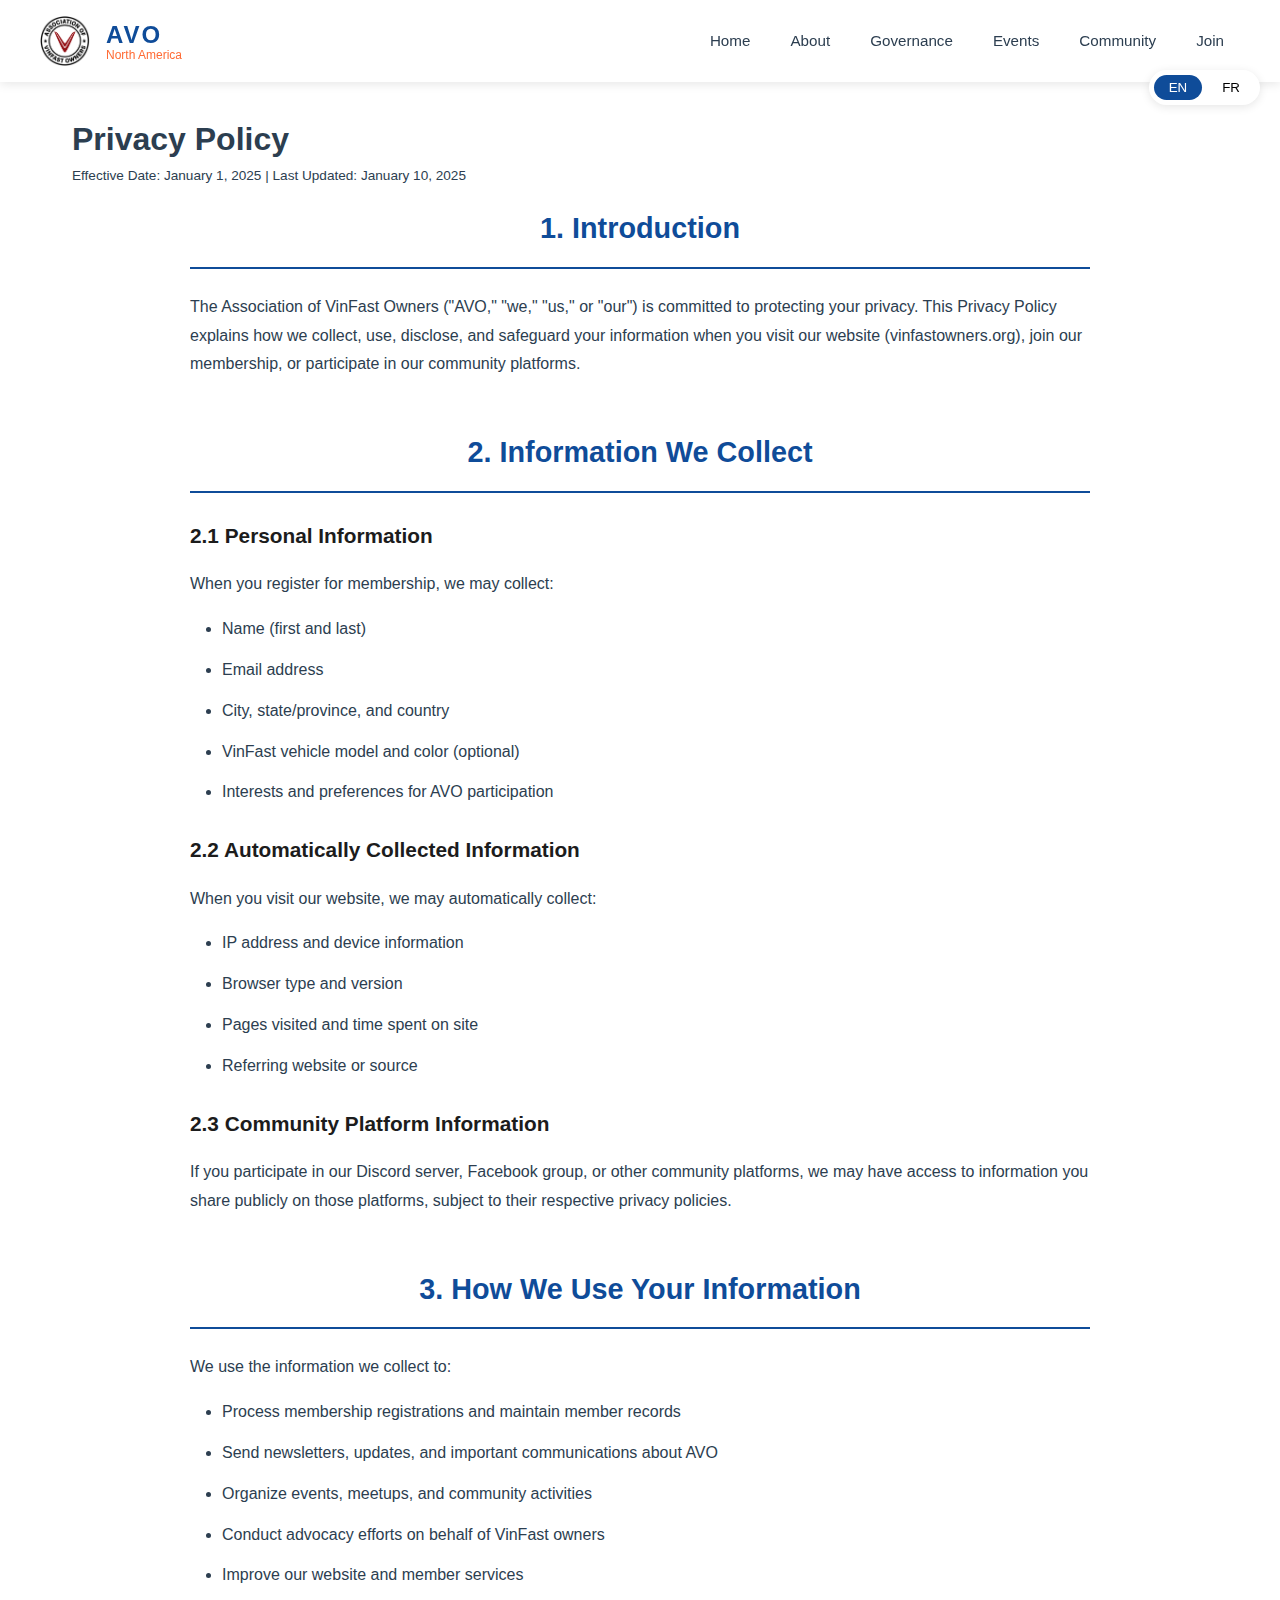
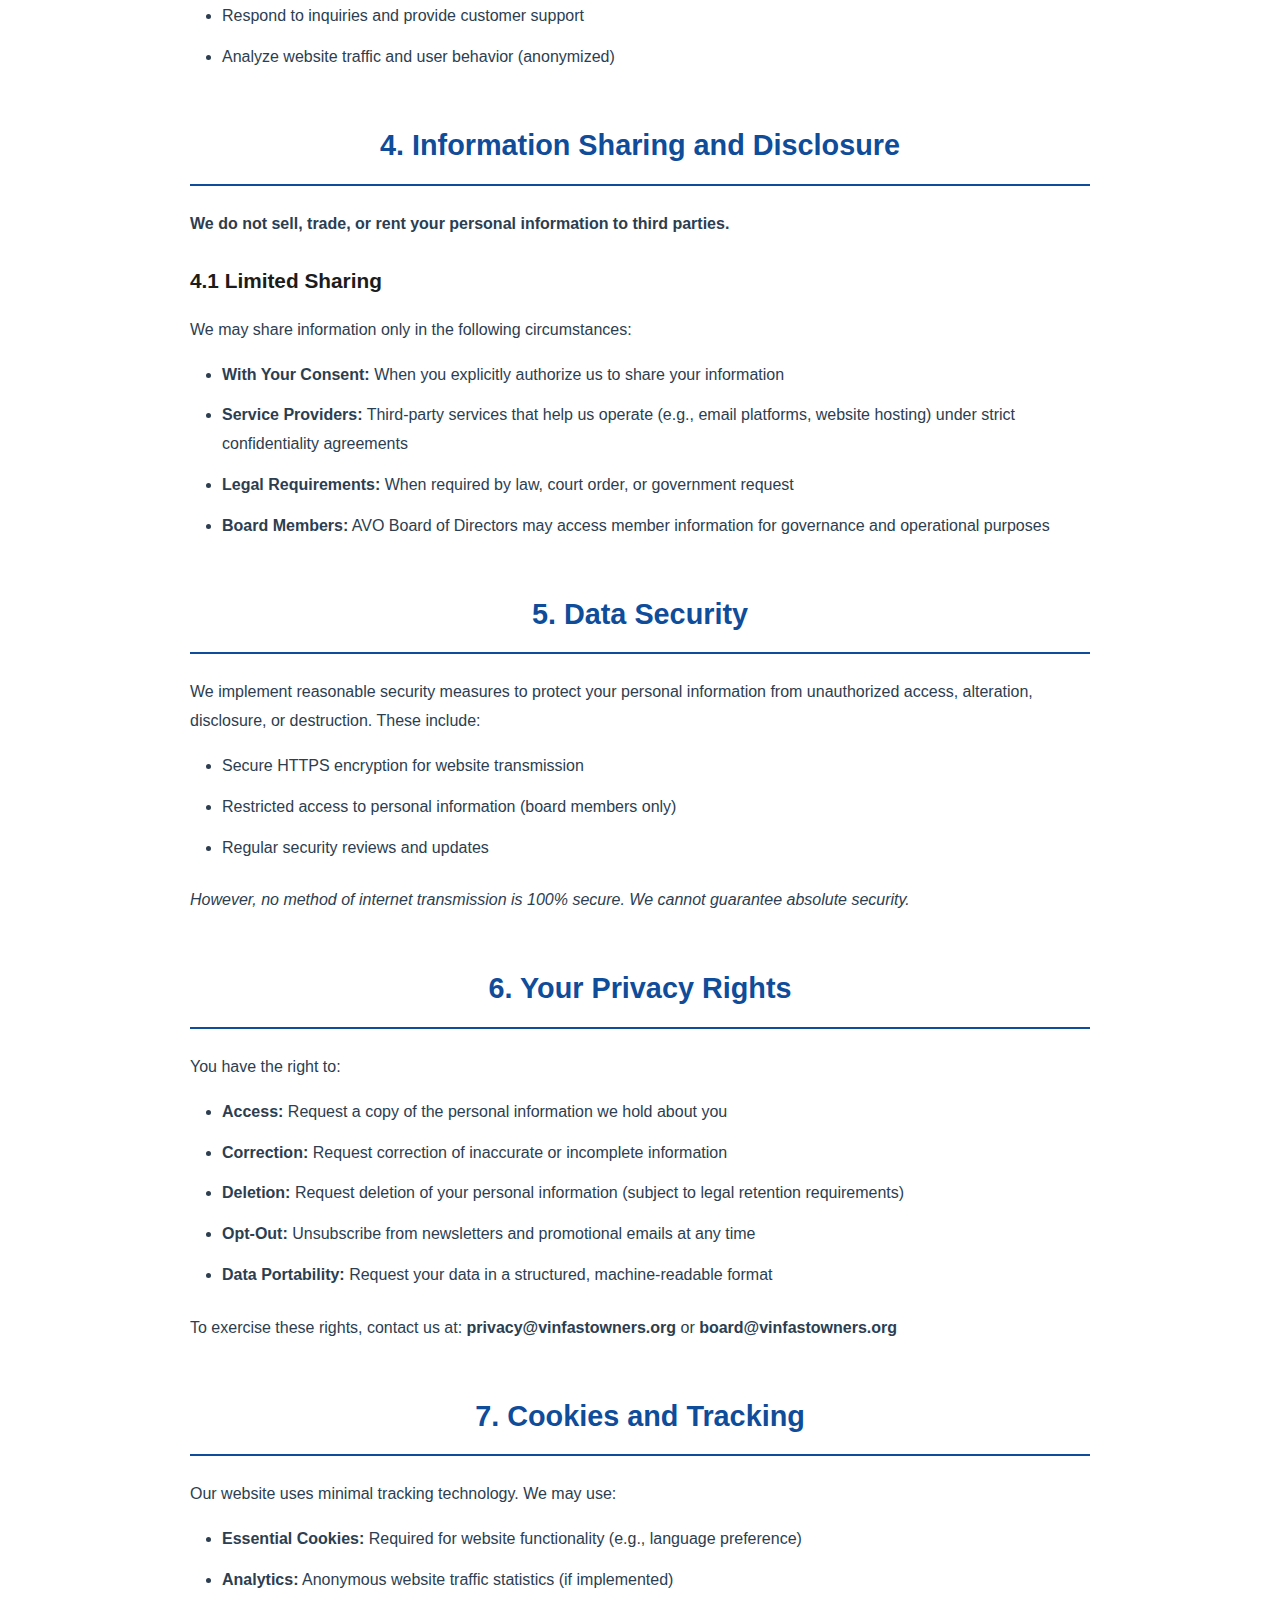
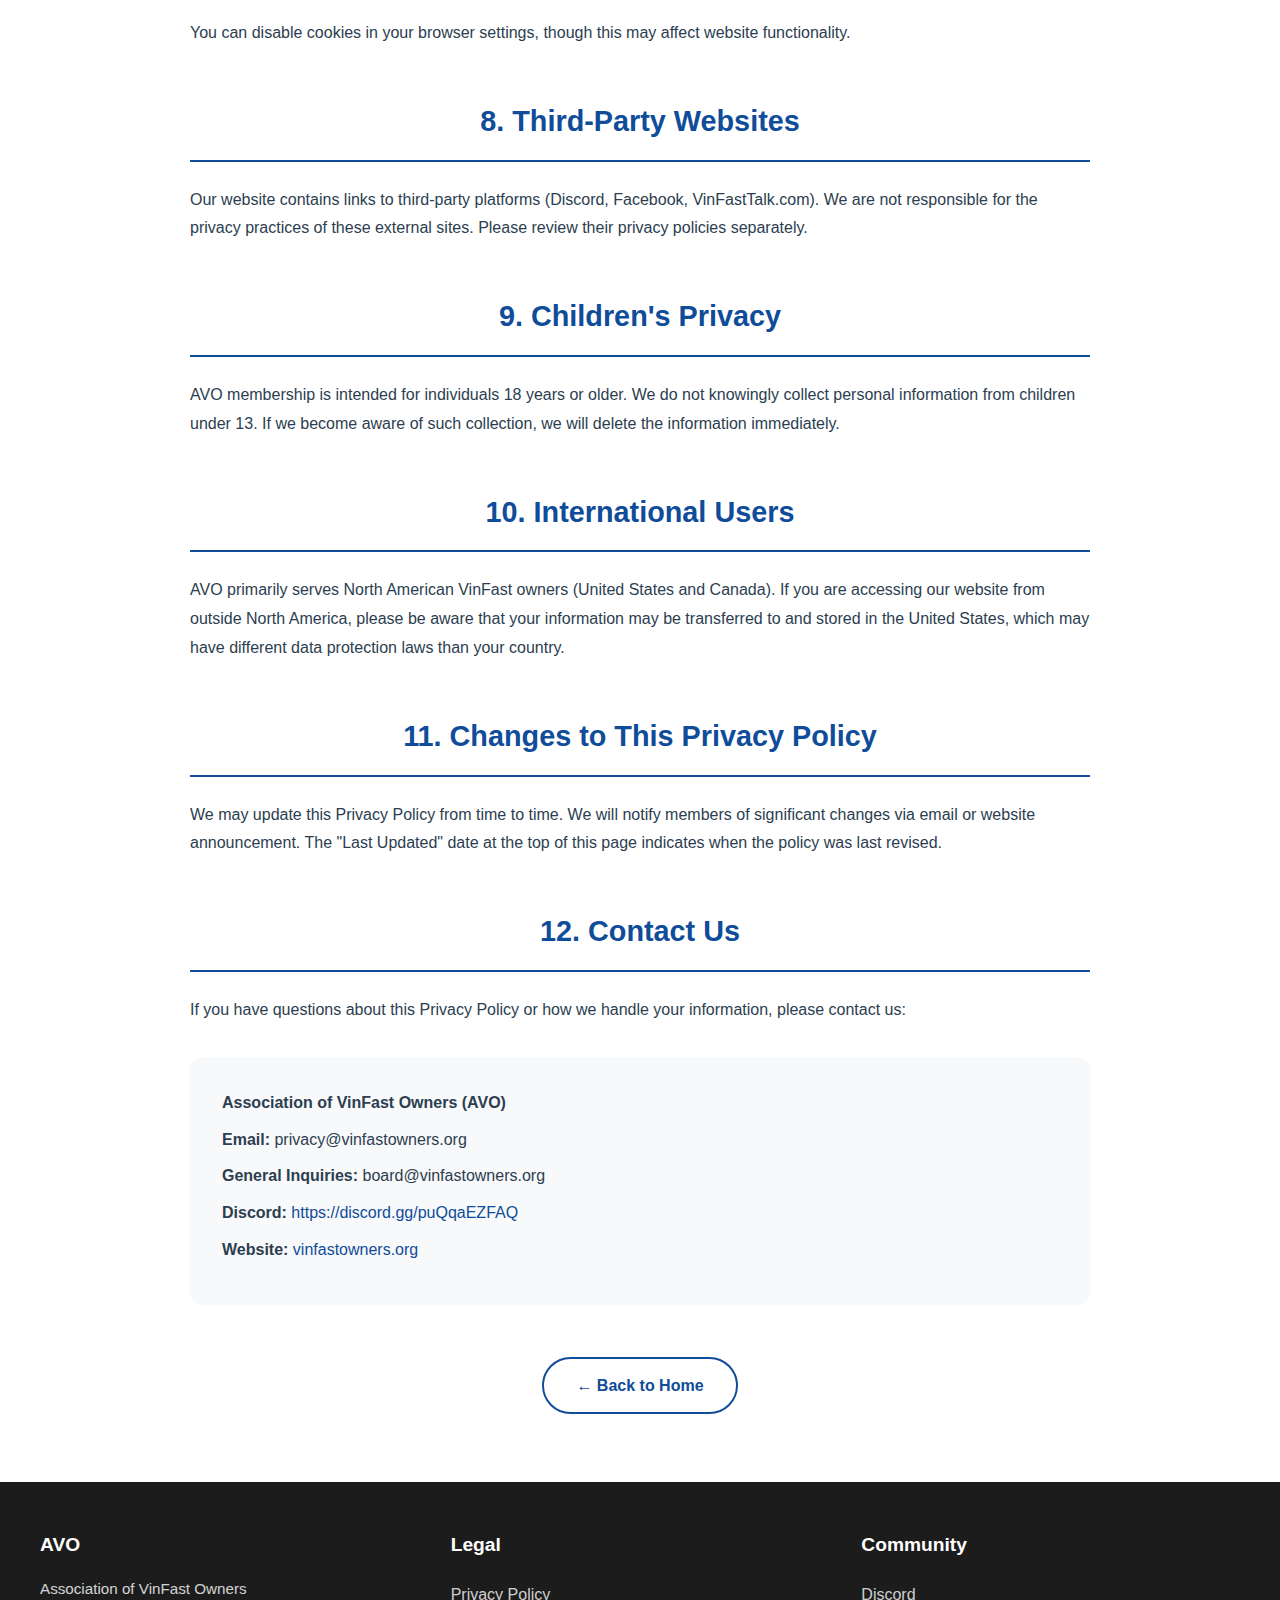
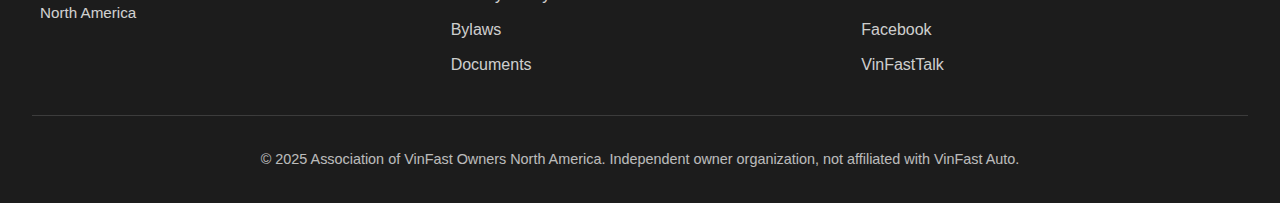
<file: privacy.html>
<!DOCTYPE html>
<html lang="en">
<head>
    <meta charset="UTF-8">
    <meta name="viewport" content="width=device-width, initial-scale=1.0">
    <title>Privacy Policy - AVO</title>
    <link rel="stylesheet" href="css/styles.css">
</head>
<body>
    <!-- Language Toggle -->
    <div class="lang-toggle">
        <button onclick="setLang('en')" class="active">EN</button>
        <button onclick="setLang('fr')">FR</button>
    </div>

    <!-- Navigation -->
    <nav>
        <div class="nav-container">
            <div class="logo">
                <img src="images/icons/avo-logo.png" alt="AVO Logo" class="logo-img">
                <div class="logo-text-container">
                    <span class="logo-text">AVO</span>
                    <span class="logo-subtitle">
                        <span lang="en">North America</span>
                        <span lang="fr">Amérique du Nord</span>
                    </span>
                </div>
            </div>
            <div class="nav-links">
                <a href="index.html">
                    <span lang="en">Home</span>
                    <span lang="fr">Accueil</span>
                </a>
                <a href="index.html#about">
                    <span lang="en">About</span>
                    <span lang="fr">À Propos</span>
                </a>
                <a href="index.html#governance">
                    <span lang="en">Governance</span>
                    <span lang="fr">Gouvernance</span>
                </a>
                <a href="index.html#events">
                    <span lang="en">Events</span>
                    <span lang="fr">Événements</span>
                </a>
                <a href="index.html#community">
                    <span lang="en">Community</span>
                    <span lang="fr">Communauté</span>
                </a>
                <a href="index.html#membership">
                    <span lang="en">Join</span>
                    <span lang="fr">Adhérer</span>
                </a>
            </div>
        </div>
    </nav>

    <!-- Privacy Policy Content -->
    <section class="content-section" style="padding-top: 2rem;">
        <h1>
            <span lang="en">Privacy Policy</span>
            <span lang="fr">Politique de Confidentialité</span>
        </h1>
        <p class="document-meta">
            <span lang="en">Effective Date: January 1, 2025 | Last Updated: January 10, 2025</span>
            <span lang="fr">Date d'entrée en vigueur: 1er janvier 2025 | Dernière mise à jour: 10 janvier 2025</span>
        </p>

        <div class="privacy-content">
            <!-- Introduction -->
            <section class="privacy-section">
                <h2>
                    <span lang="en">1. Introduction</span>
                    <span lang="fr">1. Introduction</span>
                </h2>
                <p lang="en">
                    The Association of VinFast Owners ("AVO," "we," "us," or "our") is committed to protecting your privacy. This Privacy Policy explains how we collect, use, disclose, and safeguard your information when you visit our website (vinfastowners.org), join our membership, or participate in our community platforms.
                </p>
                <p lang="fr">
                    L'Association des Propriétaires VinFast (« AVO », « nous » ou « notre ») s'engage à protéger votre vie privée. Cette politique de confidentialité explique comment nous collectons, utilisons, divulguons et protégeons vos informations lorsque vous visitez notre site Web (vinfastowners.org), rejoignez notre adhésion ou participez à nos plateformes communautaires.
                </p>
            </section>

            <!-- Information We Collect -->
            <section class="privacy-section">
                <h2>
                    <span lang="en">2. Information We Collect</span>
                    <span lang="fr">2. Informations que Nous Collectons</span>
                </h2>

                <h3>
                    <span lang="en">2.1 Personal Information</span>
                    <span lang="fr">2.1 Informations Personnelles</span>
                </h3>
                <p lang="en">When you register for membership, we may collect:</p>
                <p lang="fr">Lorsque vous vous inscrivez pour devenir membre, nous pouvons collecter:</p>
                <ul>
                    <li lang="en">Name (first and last)</li>
                    <li lang="fr">Nom (prénom et nom de famille)</li>
                    <li lang="en">Email address</li>
                    <li lang="fr">Adresse e-mail</li>
                    <li lang="en">City, state/province, and country</li>
                    <li lang="fr">Ville, état/province et pays</li>
                    <li lang="en">VinFast vehicle model and color (optional)</li>
                    <li lang="fr">Modèle et couleur du véhicule VinFast (optionnel)</li>
                    <li lang="en">Interests and preferences for AVO participation</li>
                    <li lang="fr">Intérêts et préférences pour la participation à AVO</li>
                </ul>

                <h3>
                    <span lang="en">2.2 Automatically Collected Information</span>
                    <span lang="fr">2.2 Informations Collectées Automatiquement</span>
                </h3>
                <p lang="en">When you visit our website, we may automatically collect:</p>
                <p lang="fr">Lorsque vous visitez notre site Web, nous pouvons collecter automatiquement:</p>
                <ul>
                    <li lang="en">IP address and device information</li>
                    <li lang="fr">Adresse IP et informations sur l'appareil</li>
                    <li lang="en">Browser type and version</li>
                    <li lang="fr">Type et version du navigateur</li>
                    <li lang="en">Pages visited and time spent on site</li>
                    <li lang="fr">Pages visitées et temps passé sur le site</li>
                    <li lang="en">Referring website or source</li>
                    <li lang="fr">Site Web de référence ou source</li>
                </ul>

                <h3>
                    <span lang="en">2.3 Community Platform Information</span>
                    <span lang="fr">2.3 Informations des Plateformes Communautaires</span>
                </h3>
                <p lang="en">
                    If you participate in our Discord server, Facebook group, or other community platforms, we may have access to information you share publicly on those platforms, subject to their respective privacy policies.
                </p>
                <p lang="fr">
                    Si vous participez à notre serveur Discord, groupe Facebook ou autres plateformes communautaires, nous pouvons avoir accès aux informations que vous partagez publiquement sur ces plateformes, sous réserve de leurs politiques de confidentialité respectives.
                </p>
            </section>

            <!-- How We Use Your Information -->
            <section class="privacy-section">
                <h2>
                    <span lang="en">3. How We Use Your Information</span>
                    <span lang="fr">3. Comment Nous Utilisons Vos Informations</span>
                </h2>
                <p lang="en">We use the information we collect to:</p>
                <p lang="fr">Nous utilisons les informations que nous collectons pour:</p>
                <ul>
                    <li lang="en">Process membership registrations and maintain member records</li>
                    <li lang="fr">Traiter les inscriptions d'adhésion et maintenir les dossiers des membres</li>
                    <li lang="en">Send newsletters, updates, and important communications about AVO</li>
                    <li lang="fr">Envoyer des newsletters, mises à jour et communications importantes concernant AVO</li>
                    <li lang="en">Organize events, meetups, and community activities</li>
                    <li lang="fr">Organiser des événements, rencontres et activités communautaires</li>
                    <li lang="en">Conduct advocacy efforts on behalf of VinFast owners</li>
                    <li lang="fr">Mener des efforts de plaidoyer au nom des propriétaires VinFast</li>
                    <li lang="en">Improve our website and member services</li>
                    <li lang="fr">Améliorer notre site Web et services aux membres</li>
                    <li lang="en">Respond to inquiries and provide customer support</li>
                    <li lang="fr">Répondre aux demandes et fournir un support client</li>
                    <li lang="en">Analyze website traffic and user behavior (anonymized)</li>
                    <li lang="fr">Analyser le trafic du site Web et le comportement des utilisateurs (anonymisé)</li>
                </ul>
            </section>

            <!-- Information Sharing -->
            <section class="privacy-section">
                <h2>
                    <span lang="en">4. Information Sharing and Disclosure</span>
                    <span lang="fr">4. Partage et Divulgation des Informations</span>
                </h2>
                <p lang="en">
                    <strong>We do not sell, trade, or rent your personal information to third parties.</strong>
                </p>
                <p lang="fr">
                    <strong>Nous ne vendons, n'échangeons ni ne louons vos informations personnelles à des tiers.</strong>
                </p>

                <h3>
                    <span lang="en">4.1 Limited Sharing</span>
                    <span lang="fr">4.1 Partage Limité</span>
                </h3>
                <p lang="en">We may share information only in the following circumstances:</p>
                <p lang="fr">Nous pouvons partager des informations uniquement dans les circonstances suivantes:</p>
                <ul>
                    <li lang="en"><strong>With Your Consent:</strong> When you explicitly authorize us to share your information</li>
                    <li lang="fr"><strong>Avec Votre Consentement:</strong> Lorsque vous nous autorisez explicitement à partager vos informations</li>
                    <li lang="en"><strong>Service Providers:</strong> Third-party services that help us operate (e.g., email platforms, website hosting) under strict confidentiality agreements</li>
                    <li lang="fr"><strong>Fournisseurs de Services:</strong> Services tiers qui nous aident à fonctionner (par exemple, plateformes de messagerie, hébergement Web) sous des accords de confidentialité stricts</li>
                    <li lang="en"><strong>Legal Requirements:</strong> When required by law, court order, or government request</li>
                    <li lang="fr"><strong>Exigences Légales:</strong> Lorsque requis par la loi, une ordonnance du tribunal ou une demande gouvernementale</li>
                    <li lang="en"><strong>Board Members:</strong> AVO Board of Directors may access member information for governance and operational purposes</li>
                    <li lang="fr"><strong>Membres du Conseil:</strong> Le conseil d'administration d'AVO peut accéder aux informations des membres à des fins de gouvernance et opérationnelles</li>
                </ul>
            </section>

            <!-- Data Security -->
            <section class="privacy-section">
                <h2>
                    <span lang="en">5. Data Security</span>
                    <span lang="fr">5. Sécurité des Données</span>
                </h2>
                <p lang="en">
                    We implement reasonable security measures to protect your personal information from unauthorized access, alteration, disclosure, or destruction. These include:
                </p>
                <p lang="fr">
                    Nous mettons en œuvre des mesures de sécurité raisonnables pour protéger vos informations personnelles contre l'accès non autorisé, l'altération, la divulgation ou la destruction. Celles-ci incluent:
                </p>
                <ul>
                    <li lang="en">Secure HTTPS encryption for website transmission</li>
                    <li lang="fr">Chiffrement HTTPS sécurisé pour la transmission du site Web</li>
                    <li lang="en">Restricted access to personal information (board members only)</li>
                    <li lang="fr">Accès restreint aux informations personnelles (membres du conseil uniquement)</li>
                    <li lang="en">Regular security reviews and updates</li>
                    <li lang="fr">Révisions et mises à jour de sécurité régulières</li>
                </ul>
                <p lang="en">
                    <em>However, no method of internet transmission is 100% secure. We cannot guarantee absolute security.</em>
                </p>
                <p lang="fr">
                    <em>Cependant, aucune méthode de transmission Internet n'est sécurisée à 100%. Nous ne pouvons pas garantir une sécurité absolue.</em>
                </p>
            </section>

            <!-- Your Rights -->
            <section class="privacy-section">
                <h2>
                    <span lang="en">6. Your Privacy Rights</span>
                    <span lang="fr">6. Vos Droits en Matière de Confidentialité</span>
                </h2>
                <p lang="en">You have the right to:</p>
                <p lang="fr">Vous avez le droit de:</p>
                <ul>
                    <li lang="en"><strong>Access:</strong> Request a copy of the personal information we hold about you</li>
                    <li lang="fr"><strong>Accès:</strong> Demander une copie des informations personnelles que nous détenons à votre sujet</li>
                    <li lang="en"><strong>Correction:</strong> Request correction of inaccurate or incomplete information</li>
                    <li lang="fr"><strong>Correction:</strong> Demander la correction d'informations inexactes ou incomplètes</li>
                    <li lang="en"><strong>Deletion:</strong> Request deletion of your personal information (subject to legal retention requirements)</li>
                    <li lang="fr"><strong>Suppression:</strong> Demander la suppression de vos informations personnelles (sous réserve des exigences légales de conservation)</li>
                    <li lang="en"><strong>Opt-Out:</strong> Unsubscribe from newsletters and promotional emails at any time</li>
                    <li lang="fr"><strong>Désinscription:</strong> Vous désabonner des newsletters et e-mails promotionnels à tout moment</li>
                    <li lang="en"><strong>Data Portability:</strong> Request your data in a structured, machine-readable format</li>
                    <li lang="fr"><strong>Portabilité des Données:</strong> Demander vos données dans un format structuré et lisible par machine</li>
                </ul>
                <p lang="en">
                    To exercise these rights, contact us at: <strong>privacy@vinfastowners.org</strong> or <strong>board@vinfastowners.org</strong>
                </p>
                <p lang="fr">
                    Pour exercer ces droits, contactez-nous à: <strong>privacy@vinfastowners.org</strong> ou <strong>board@vinfastowners.org</strong>
                </p>
            </section>

            <!-- Cookies -->
            <section class="privacy-section">
                <h2>
                    <span lang="en">7. Cookies and Tracking</span>
                    <span lang="fr">7. Cookies et Suivi</span>
                </h2>
                <p lang="en">
                    Our website uses minimal tracking technology. We may use:
                </p>
                <p lang="fr">
                    Notre site Web utilise une technologie de suivi minimale. Nous pouvons utiliser:
                </p>
                <ul>
                    <li lang="en"><strong>Essential Cookies:</strong> Required for website functionality (e.g., language preference)</li>
                    <li lang="fr"><strong>Cookies Essentiels:</strong> Requis pour la fonctionnalité du site Web (par exemple, préférence de langue)</li>
                    <li lang="en"><strong>Analytics:</strong> Anonymous website traffic statistics (if implemented)</li>
                    <li lang="fr"><strong>Analytiques:</strong> Statistiques de trafic de site Web anonymes (si implémenté)</li>
                </ul>
                <p lang="en">
                    You can disable cookies in your browser settings, though this may affect website functionality.
                </p>
                <p lang="fr">
                    Vous pouvez désactiver les cookies dans les paramètres de votre navigateur, bien que cela puisse affecter la fonctionnalité du site Web.
                </p>
            </section>

            <!-- Third-Party Links -->
            <section class="privacy-section">
                <h2>
                    <span lang="en">8. Third-Party Websites</span>
                    <span lang="fr">8. Sites Web Tiers</span>
                </h2>
                <p lang="en">
                    Our website contains links to third-party platforms (Discord, Facebook, VinFastTalk.com). We are not responsible for the privacy practices of these external sites. Please review their privacy policies separately.
                </p>
                <p lang="fr">
                    Notre site Web contient des liens vers des plateformes tierces (Discord, Facebook, VinFastTalk.com). Nous ne sommes pas responsables des pratiques de confidentialité de ces sites externes. Veuillez consulter leurs politiques de confidentialité séparément.
                </p>
            </section>

            <!-- Children's Privacy -->
            <section class="privacy-section">
                <h2>
                    <span lang="en">9. Children's Privacy</span>
                    <span lang="fr">9. Confidentialité des Enfants</span>
                </h2>
                <p lang="en">
                    AVO membership is intended for individuals 18 years or older. We do not knowingly collect personal information from children under 13. If we become aware of such collection, we will delete the information immediately.
                </p>
                <p lang="fr">
                    L'adhésion à AVO est destinée aux personnes de 18 ans ou plus. Nous ne collectons pas sciemment d'informations personnelles auprès d'enfants de moins de 13 ans. Si nous prenons connaissance d'une telle collecte, nous supprimerons immédiatement les informations.
                </p>
            </section>

            <!-- International Users -->
            <section class="privacy-section">
                <h2>
                    <span lang="en">10. International Users</span>
                    <span lang="fr">10. Utilisateurs Internationaux</span>
                </h2>
                <p lang="en">
                    AVO primarily serves North American VinFast owners (United States and Canada). If you are accessing our website from outside North America, please be aware that your information may be transferred to and stored in the United States, which may have different data protection laws than your country.
                </p>
                <p lang="fr">
                    AVO dessert principalement les propriétaires VinFast nord-américains (États-Unis et Canada). Si vous accédez à notre site Web depuis l'extérieur de l'Amérique du Nord, veuillez noter que vos informations peuvent être transférées et stockées aux États-Unis, qui peuvent avoir des lois de protection des données différentes de celles de votre pays.
                </p>
            </section>

            <!-- Changes to Privacy Policy -->
            <section class="privacy-section">
                <h2>
                    <span lang="en">11. Changes to This Privacy Policy</span>
                    <span lang="fr">11. Modifications de Cette Politique de Confidentialité</span>
                </h2>
                <p lang="en">
                    We may update this Privacy Policy from time to time. We will notify members of significant changes via email or website announcement. The "Last Updated" date at the top of this page indicates when the policy was last revised.
                </p>
                <p lang="fr">
                    Nous pouvons mettre à jour cette politique de confidentialité de temps en temps. Nous informerons les membres des changements importants par e-mail ou annonce sur le site Web. La date « Dernière mise à jour » en haut de cette page indique quand la politique a été révisée pour la dernière fois.
                </p>
            </section>

            <!-- Contact -->
            <section class="privacy-section">
                <h2>
                    <span lang="en">12. Contact Us</span>
                    <span lang="fr">12. Nous Contacter</span>
                </h2>
                <p lang="en">
                    If you have questions about this Privacy Policy or how we handle your information, please contact us:
                </p>
                <p lang="fr">
                    Si vous avez des questions concernant cette politique de confidentialité ou la manière dont nous traitons vos informations, veuillez nous contacter:
                </p>
                <div class="contact-info" style="background: var(--light); padding: 2rem; border-radius: 12px; margin: 2rem 0;">
                    <p><strong>Association of VinFast Owners (AVO)</strong></p>
                    <p><strong lang="en">Email:</strong><strong lang="fr">E-mail:</strong> privacy@vinfastowners.org</p>
                    <p><strong lang="en">General Inquiries:</strong><strong lang="fr">Demandes Générales:</strong> board@vinfastowners.org</p>
                    <p><strong>Discord:</strong> <a href="https://discord.gg/puQqaEZFAQ" target="_blank">https://discord.gg/puQqaEZFAQ</a></p>
                    <p><strong lang="en">Website:</strong><strong lang="fr">Site Web:</strong> <a href="https://vinfastowners.org">vinfastowners.org</a></p>
                </div>
            </section>
        </div>

        <div class="text-center" style="margin-top: 3rem;">
            <a href="index.html" class="btn btn-outline">
                <span lang="en">← Back to Home</span>
                <span lang="fr">← Retour à l'Accueil</span>
            </a>
        </div>
    </section>

    <!-- Footer -->
    <footer>
        <div class="footer-content">
            <div class="footer-section">
                <h4>AVO</h4>
                <p lang="en">Association of VinFast Owners<br>North America</p>
                <p lang="fr">Association des Propriétaires VinFast<br>Amérique du Nord</p>
            </div>
            <div class="footer-section">
                <h4>
                    <span lang="en">Legal</span>
                    <span lang="fr">Légal</span>
                </h4>
                <ul class="footer-links">
                    <li><a href="privacy.html"><span lang="en">Privacy Policy</span><span lang="fr">Confidentialité</span></a></li>
                    <li><a href="bylaws.html"><span lang="en">Bylaws</span><span lang="fr">Règlements</span></a></li>
                    <li><a href="documents.html"><span lang="en">Documents</span><span lang="fr">Documents</span></a></li>
                </ul>
            </div>
            <div class="footer-section">
                <h4>
                    <span lang="en">Community</span>
                    <span lang="fr">Communauté</span>
                </h4>
                <ul class="footer-links">
                    <li><a href="https://discord.gg/puQqaEZFAQ" target="_blank">Discord</a></li>
                    <li><a href="https://www.facebook.com/share/g/17dH6oZRA4/" target="_blank">Facebook</a></li>
                    <li><a href="https://vinfasttalk.com" target="_blank">VinFastTalk</a></li>
                </ul>
            </div>
        </div>
        <div class="footer-bottom">
            <p lang="en">&copy; 2025 Association of VinFast Owners North America. Independent owner organization, not affiliated with VinFast Auto.</p>
            <p lang="fr">&copy; 2025 Association des Propriétaires VinFast Amérique du Nord. Organisation indépendante, non affiliée à VinFast Auto.</p>
        </div>
    </footer>

    <script src="js/main.js"></script>
</body>
</html>
</file>
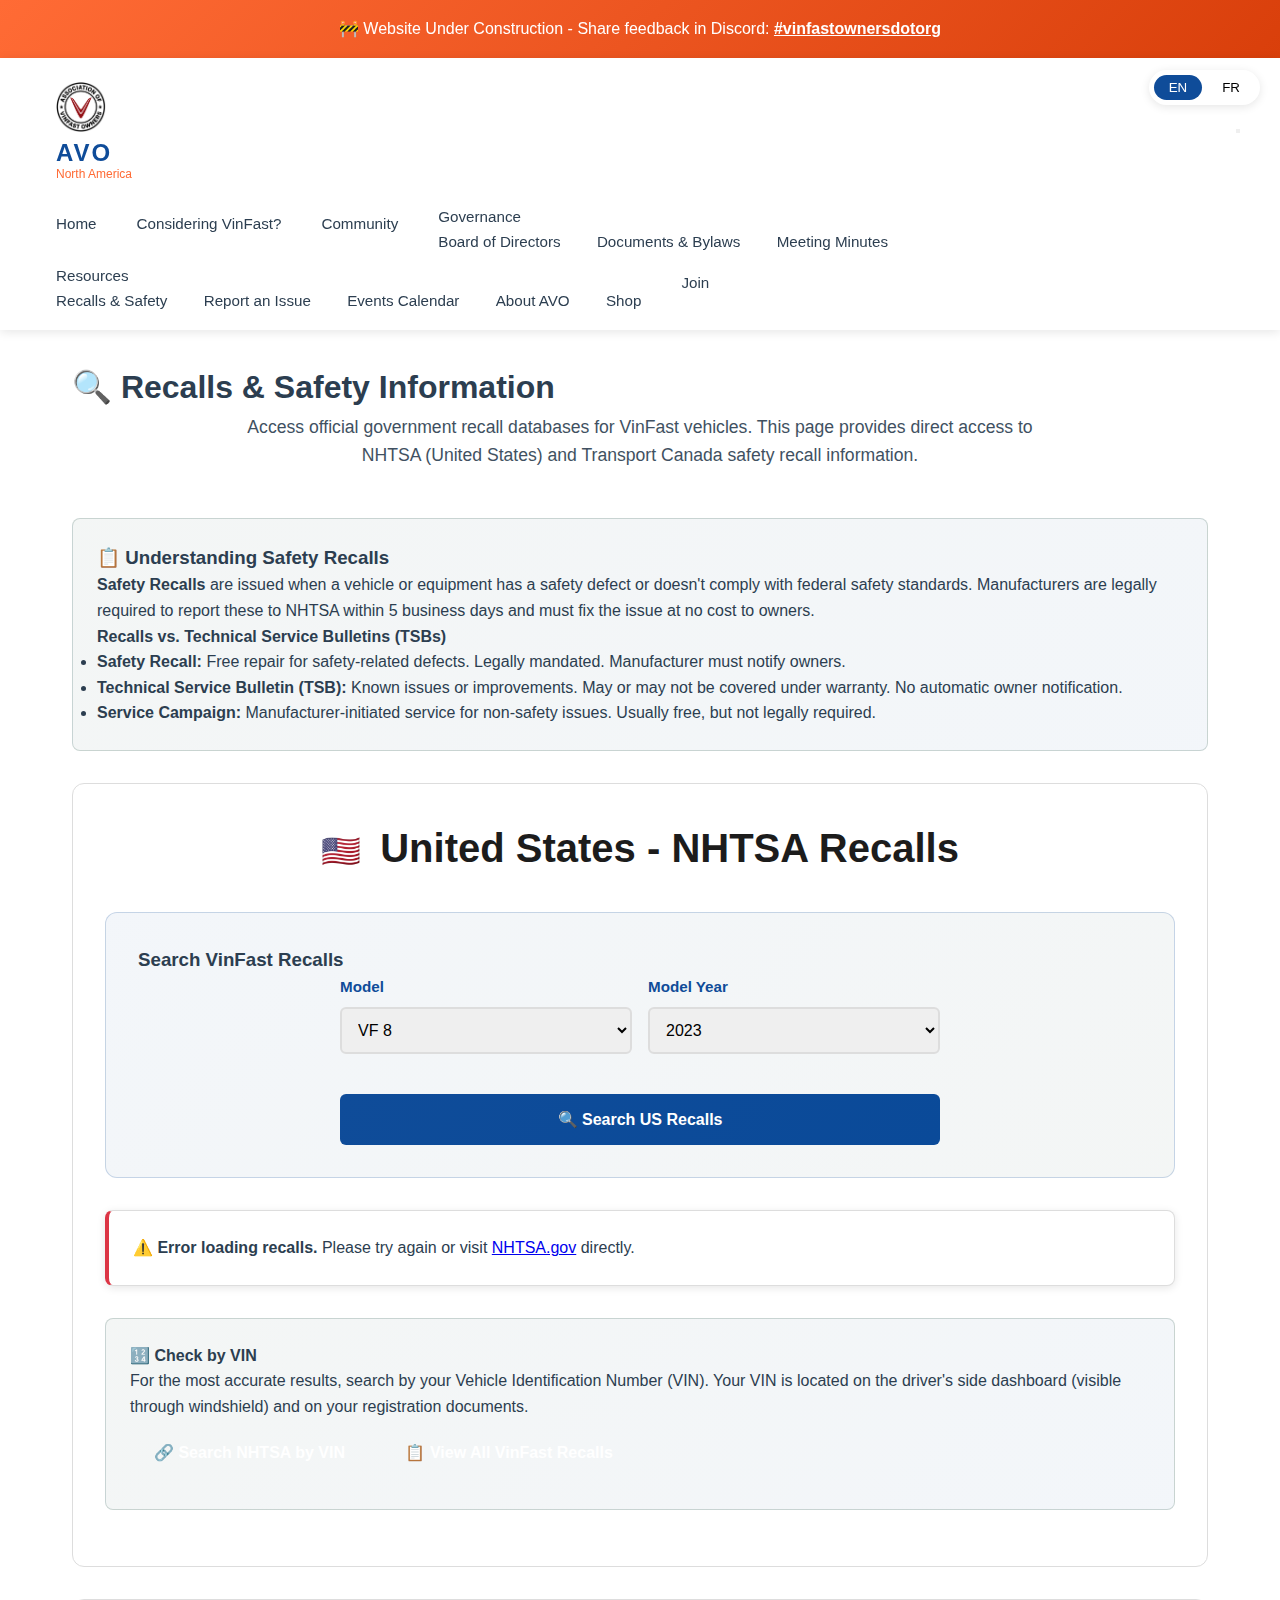
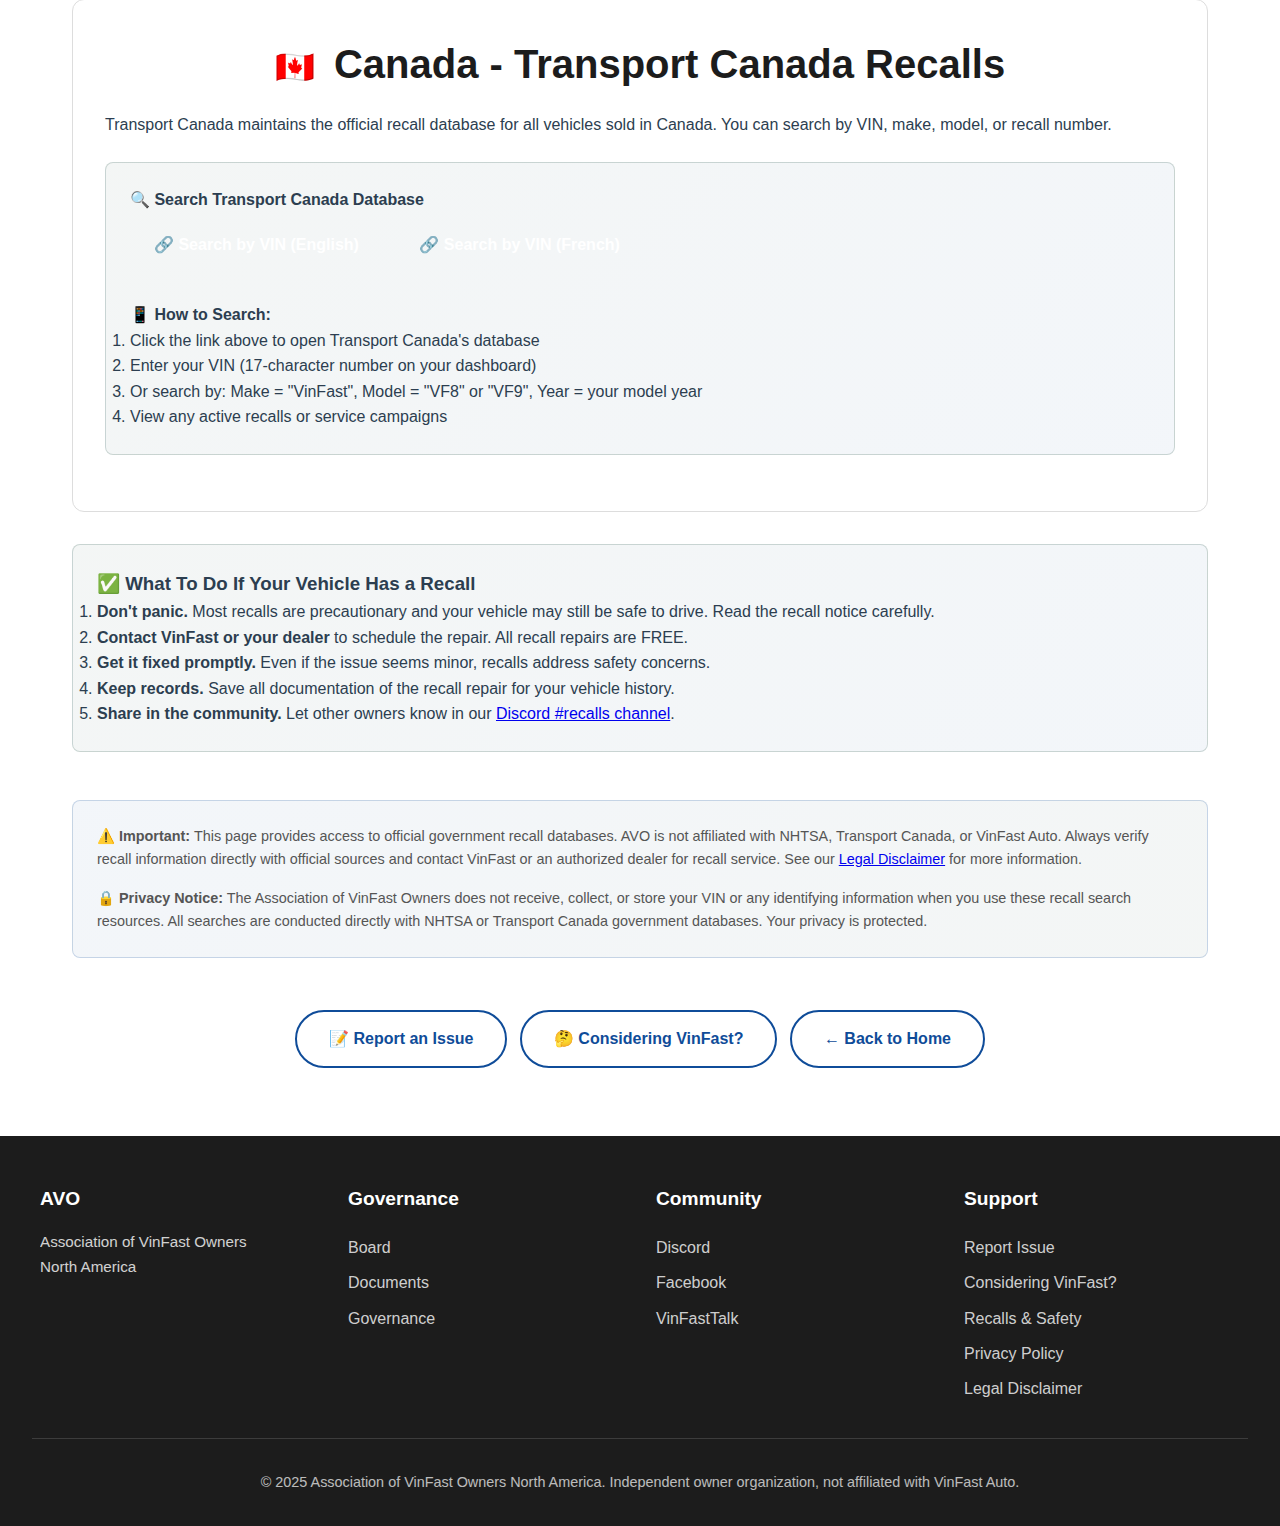
<file: recalls.html>
<!DOCTYPE html>
<html lang="en">
<head>
    <meta charset="UTF-8">
    <meta name="viewport" content="width=device-width, initial-scale=1.0">
    <title>Recalls & Safety Information - AVO North America</title>
    <link rel="stylesheet" href="css/styles.css?v=202511130107">
    <style>
        .search-container {
            background: linear-gradient(135deg, rgba(15,76,153,0.05) 0%, rgba(31,77,61,0.05) 100%);
            padding: 2rem;
            border-radius: 12px;
            margin: 2rem 0;
            border: 1px solid rgba(15,76,153,0.2);
        }
        .search-form {
            display: flex;
            flex-direction: column;
            gap: 1rem;
            max-width: 600px;
            margin: 0 auto;
        }
        .search-row {
            display: flex;
            gap: 1rem;
            flex-wrap: wrap;
        }
        .form-group {
            flex: 1;
            min-width: 150px;
        }
        .form-group label {
            display: block;
            font-weight: 600;
            margin-bottom: 0.5rem;
            color: var(--vf-vinfast-blue);
        }
        .form-group select,
        .form-group input {
            width: 100%;
            padding: 0.75rem;
            border: 2px solid #ddd;
            border-radius: 6px;
            font-size: 1rem;
            font-family: inherit;
        }
        .form-group select:focus,
        .form-group input:focus {
            outline: none;
            border-color: var(--vf-vinfast-blue);
        }
        .btn-search {
            background: linear-gradient(135deg, var(--vf-vinfast-blue) 0%, #0a4a99 100%);
            color: white;
            border: none;
            padding: 1rem 2rem;
            border-radius: 6px;
            font-size: 1rem;
            font-weight: 600;
            cursor: pointer;
            transition: all 0.3s ease;
        }
        .btn-search:hover {
            transform: translateY(-2px);
            box-shadow: 0 4px 12px rgba(15,76,153,0.3);
        }
        .btn-search:disabled {
            opacity: 0.6;
            cursor: not-allowed;
            transform: none;
        }
        .results-container {
            margin: 2rem 0;
        }
        .loading {
            text-align: center;
            padding: 2rem;
            color: var(--vf-vinfast-blue);
            font-size: 1.1rem;
        }
        .recall-card {
            background: white;
            border: 1px solid #ddd;
            border-left: 4px solid var(--vf-sunset-orange);
            border-radius: 8px;
            padding: 1.5rem;
            margin-bottom: 1.5rem;
            box-shadow: 0 2px 8px rgba(0,0,0,0.1);
        }
        .recall-header {
            display: flex;
            justify-content: space-between;
            align-items: start;
            margin-bottom: 1rem;
            gap: 1rem;
            flex-wrap: wrap;
        }
        .recall-title {
            font-size: 1.3rem;
            font-weight: 700;
            color: var(--vf-vinfast-blue);
            margin: 0;
        }
        .recall-badge {
            background: var(--vf-sunset-orange);
            color: white;
            padding: 0.4rem 0.8rem;
            border-radius: 6px;
            font-size: 0.85rem;
            font-weight: 600;
            white-space: nowrap;
        }
        .recall-meta {
            display: flex;
            gap: 1.5rem;
            flex-wrap: wrap;
            margin: 1rem 0;
            font-size: 0.95rem;
            color: #666;
        }
        .recall-meta-item {
            display: flex;
            align-items: center;
            gap: 0.5rem;
        }
        .recall-meta-label {
            font-weight: 600;
            color: #333;
        }
        .recall-summary {
            margin: 1rem 0;
            line-height: 1.6;
            color: #333;
        }
        .recall-consequence {
            background: #fff3cd;
            border-left: 3px solid #ffc107;
            padding: 1rem;
            margin: 1rem 0;
            border-radius: 4px;
        }
        .recall-remedy {
            background: #d1ecf1;
            border-left: 3px solid #0c5460;
            padding: 1rem;
            margin: 1rem 0;
            border-radius: 4px;
        }
        .no-recalls {
            text-align: center;
            padding: 3rem 2rem;
            background: linear-gradient(135deg, rgba(31,77,61,0.05) 0%, rgba(15,76,153,0.05) 100%);
            border-radius: 12px;
            border: 2px dashed rgba(31,77,61,0.3);
        }
        .no-recalls-icon {
            font-size: 3rem;
            margin-bottom: 1rem;
        }
        .info-box {
            background: linear-gradient(135deg, rgba(31,77,61,0.05) 0%, rgba(15,76,153,0.05) 100%);
            border: 1px solid rgba(31,77,61,0.2);
            border-radius: 8px;
            padding: 1.5rem;
            margin: 1.5rem 0;
        }
        .info-box h3 {
            color: var(--vf-racing-green);
            margin-top: 0;
        }
        .country-section {
            background: white;
            border: 1px solid #ddd;
            border-radius: 12px;
            padding: 2rem;
            margin: 2rem 0;
        }
        .country-flag {
            font-size: 2rem;
            margin-right: 0.5rem;
        }
        .external-link-btn {
            display: inline-flex;
            align-items: center;
            gap: 0.5rem;
            background: linear-gradient(135deg, var(--vf-racing-green) 0%, #1a5c47 100%);
            color: white;
            padding: 0.75rem 1.5rem;
            border-radius: 6px;
            text-decoration: none;
            font-weight: 600;
            transition: all 0.3s ease;
            margin: 0.5rem 0.5rem 0.5rem 0;
        }
        .external-link-btn:hover {
            transform: translateY(-2px);
            box-shadow: 0 4px 12px rgba(31,77,61,0.3);
        }
    </style>
</head>
<body>
    <!-- Under Construction Banner -->
    <div style="background: linear-gradient(135deg, #FF6B35 0%, #d93f0b 100%); color: white; text-align: center; padding: 1rem 1.5rem; font-weight: 500; box-shadow: 0 2px 8px rgba(0,0,0,0.1); position: sticky; top: 0; z-index: 1000;">
        <span lang="en">🚧 Website Under Construction - Share feedback in Discord: <a href="https://discord.gg/WRVqmKuFFA" target="_blank" style="color: white; text-decoration: underline; font-weight: 700;">#vinfastownersdotorg</a></span>
        <span lang="fr">🚧 Site en Construction - Partagez vos commentaires sur Discord: <a href="https://discord.gg/WRVqmKuFFA" target="_blank" style="color: white; text-decoration: underline; font-weight: 700;">#vinfastownersdotorg</a></span>
    </div>

    <!-- Language Toggle -->
    <div class="lang-toggle">
        <button onclick="setLang('en')" class="active">EN</button>
        <button onclick="setLang('fr')">FR</button>
    </div>    <!-- Navigation -->
    <nav>
        <div class="nav-container">
            <div class="logo">
                <a href="index.html">
                    <img src="images/icons/avo-logo.png" alt="AVO Logo" class="logo-img">
                    <div class="logo-text-container">
                        <span class="logo-text">AVO</span>
                        <span class="logo-subtitle">
                            <span lang="en">North America</span>
                            <span lang="fr">Amérique du Nord</span>
                        </span>
                    </div>
                </a>
            </div>

            <!-- Hamburger Menu for Mobile -->
            <button class="hamburger" aria-label="Toggle navigation">
                <span></span>
                <span></span>
                <span></span>
            </button>            <div class="nav-links">
                <a href="index.html">
                    <span lang="en">Home</span>
                    <span lang="fr">Accueil</span>
                </a>
                <a href="considering-vinfast.html">
                    <span lang="en">Considering VinFast?</span>
                    <span lang="fr">Vous Envisagez VinFast?</span>
                </a>
                <a href="index.html#community">
                    <span lang="en">Community</span>
                    <span lang="fr">Communauté</span>
                </a>

                <!-- Governance Dropdown -->
                <div class="nav-dropdown">
                    <a href="index.html#governance">
                        <span lang="en">Governance</span>
                        <span lang="fr">Gouvernance</span>
                    </a>
                    <div class="dropdown-menu">
                        <a href="board.html">
                            <span lang="en">Board of Directors</span>
                            <span lang="fr">Conseil d'Administration</span>
                        </a>
                        <a href="documents.html">
                            <span lang="en">Documents & Bylaws</span>
                            <span lang="fr">Documents & Règlements</span>
                        </a>
                        <a href="meeting-minutes.html">
                            <span lang="en">Meeting Minutes</span>
                            <span lang="fr">Procès-Verbaux</span>
                        </a>
                    </div>
                </div>

                <!-- Resources Dropdown -->
                <div class="nav-dropdown">
                    <a href="index.html#resources">
                        <span lang="en">Resources</span>
                        <span lang="fr">Ressources</span>
                    </a>
                    <div class="dropdown-menu">
                        <a href="recalls.html">
                            <span lang="en">Recalls & Safety</span>
                            <span lang="fr">Rappels et Sécurité</span>
                        </a>
                        <a href="report-issue.html">
                            <span lang="en">Report an Issue</span>
                            <span lang="fr">Signaler un Problème</span>
                        </a>
                        <a href="index.html#events">
                            <span lang="en">Events Calendar</span>
                            <span lang="fr">Calendrier d'Événements</span>
                        </a>
                        <a href="index.html#about">
                            <span lang="en">About AVO</span>
                            <span lang="fr">À Propos d'AVO</span>
                        </a>
                        <a href="https://www.bonfire.com/store/association-of-vinfast-owners/" target="_blank">
                            <span lang="en">Shop</span>
                            <span lang="fr">Boutique</span>
                        </a>
                    </div>
                </div>

                <!-- Join CTA Button -->
                <a href="join.html" class="btn-join-cta">
                    <span lang="en">Join</span>
                    <span lang="fr">Adhérer</span>
                </a>
            </div>
        </div>
    </nav>

    <!-- Main Content -->
    <section class="content-section" style="padding-top: 2rem;">
        <h1>
            <span lang="en">🔍 Recalls & Safety Information</span>
            <span lang="fr">🔍 Rappels et Informations de Sécurité</span>
        </h1>

        <p class="section-intro" lang="en">
            Access official government recall databases for VinFast vehicles. This page provides direct access to NHTSA (United States) and Transport Canada safety recall information.
        </p>
        <p class="section-intro" lang="fr">
            Accédez aux bases de données officielles de rappels gouvernementaux pour les véhicules VinFast. Cette page fournit un accès direct aux informations de rappels de sécurité de la NHTSA (États-Unis) et de Transports Canada.
        </p>

        <!-- What Are Recalls Section -->
        <div class="info-box">
            <h3>
                <span lang="en">📋 Understanding Safety Recalls</span>
                <span lang="fr">📋 Comprendre les Rappels de Sécurité</span>
            </h3>
            <p lang="en">
                <strong>Safety Recalls</strong> are issued when a vehicle or equipment has a safety defect or doesn't comply with federal safety standards. Manufacturers are legally required to report these to NHTSA within 5 business days and must fix the issue at no cost to owners.
            </p>
            <p lang="fr">
                Les <strong>rappels de sécurité</strong> sont émis lorsqu'un véhicule ou un équipement présente un défaut de sécurité ou ne respecte pas les normes fédérales de sécurité. Les fabricants sont légalement tenus de les signaler à la NHTSA dans les 5 jours ouvrables et doivent corriger le problème gratuitement pour les propriétaires.
            </p>

            <h4 lang="en">Recalls vs. Technical Service Bulletins (TSBs)</h4>
            <h4 lang="fr">Rappels vs. Bulletins de Service Technique (BST)</h4>

            <ul lang="en">
                <li><strong>Safety Recall:</strong> Free repair for safety-related defects. Legally mandated. Manufacturer must notify owners.</li>
                <li><strong>Technical Service Bulletin (TSB):</strong> Known issues or improvements. May or may not be covered under warranty. No automatic owner notification.</li>
                <li><strong>Service Campaign:</strong> Manufacturer-initiated service for non-safety issues. Usually free, but not legally required.</li>
            </ul>
            <ul lang="fr">
                <li><strong>Rappel de sécurité:</strong> Réparation gratuite pour les défauts liés à la sécurité. Obligatoire légalement. Le fabricant doit aviser les propriétaires.</li>
                <li><strong>Bulletin de service technique (BST):</strong> Problèmes connus ou améliorations. Peut ou non être couvert par la garantie. Aucune notification automatique aux propriétaires.</li>
                <li><strong>Campagne de service:</strong> Service initié par le fabricant pour des problèmes non liés à la sécurité. Généralement gratuit, mais non obligatoire.</li>
            </ul>
        </div>

        <!-- US Recalls Section -->
        <div class="country-section">
            <h2>
                <span class="country-flag">🇺🇸</span>
                <span lang="en">United States - NHTSA Recalls</span>
                <span lang="fr">États-Unis - Rappels NHTSA</span>
            </h2>

            <div class="search-container">
                <h3 lang="en">Search VinFast Recalls</h3>
                <h3 lang="fr">Rechercher les Rappels VinFast</h3>

                <form class="search-form" id="recallSearchForm">
                    <div class="search-row">
                        <div class="form-group">
                            <label for="model" lang="en">Model</label>
                            <label for="model" lang="fr" style="display:none;">Modèle</label>
                            <select id="model" name="model">
                                <option value="VF8">VF 8</option>
                                <option value="VF9">VF 9</option>
                            </select>
                        </div>
                        <div class="form-group">
                            <label for="year" lang="en">Model Year</label>
                            <label for="year" lang="fr" style="display:none;">Année</label>
                            <select id="year" name="year">
                                <option value="2025">2025</option>
                                <option value="2024">2024</option>
                                <option value="2023" selected>2023</option>
                            </select>
                        </div>
                    </div>
                    <button type="submit" class="btn-search">
                        <span lang="en">🔍 Search US Recalls</span>
                        <span lang="fr">🔍 Rechercher Rappels US</span>
                    </button>
                </form>
            </div>

            <div id="nhtsaResults" class="results-container"></div>

            <div class="info-box">
                <h4 lang="en">🔢 Check by VIN</h4>
                <h4 lang="fr">🔢 Vérifier par NIV</h4>
                <p lang="en">
                    For the most accurate results, search by your Vehicle Identification Number (VIN). Your VIN is located on the driver's side dashboard (visible through windshield) and on your registration documents.
                </p>
                <p lang="fr">
                    Pour les résultats les plus précis, recherchez par votre numéro d'identification du véhicule (NIV). Votre NIV est situé sur le tableau de bord côté conducteur (visible à travers le pare-brise) et sur vos documents d'immatriculation.
                </p>
                <a href="https://www.nhtsa.gov/recalls" target="_blank" class="external-link-btn">
                    <span lang="en">🔗 Search NHTSA by VIN</span>
                    <span lang="fr">🔗 Rechercher NHTSA par NIV</span>
                </a>
                <a href="https://www.nhtsa.gov/recalls?nhtsaId=vinfast" target="_blank" class="external-link-btn">
                    <span lang="en">📋 View All VinFast Recalls</span>
                    <span lang="fr">📋 Voir Tous les Rappels VinFast</span>
                </a>
            </div>
        </div>

        <!-- Canadian Recalls Section -->
        <div class="country-section">
            <h2>
                <span class="country-flag">🇨🇦</span>
                <span lang="en">Canada - Transport Canada Recalls</span>
                <span lang="fr">Canada - Rappels Transports Canada</span>
            </h2>

            <p lang="en">
                Transport Canada maintains the official recall database for all vehicles sold in Canada. You can search by VIN, make, model, or recall number.
            </p>
            <p lang="fr">
                Transports Canada maintient la base de données officielle des rappels pour tous les véhicules vendus au Canada. Vous pouvez rechercher par NIV, marque, modèle ou numéro de rappel.
            </p>

            <div class="info-box">
                <h4 lang="en">🔍 Search Transport Canada Database</h4>
                <h4 lang="fr">🔍 Rechercher dans la Base de Données de Transports Canada</h4>

                <a href="https://wwwapps.tc.gc.ca/Saf-Sec-Sur/7/VRDB-BDRV/search-recherche/menu.aspx?lang=eng" target="_blank" class="external-link-btn">
                    <span lang="en">🔗 Search by VIN (English)</span>
                    <span lang="fr">🔗 Rechercher par NIV (Anglais)</span>
                </a>
                <a href="https://wwwapps.tc.gc.ca/Saf-Sec-Sur/7/VRDB-BDRV/search-recherche/menu.aspx?lang=fra" target="_blank" class="external-link-btn">
                    <span lang="fr">🔗 Rechercher par NIV (Français)</span>
                    <span lang="en">🔗 Search by VIN (French)</span>
                </a>

                <h4 lang="en" style="margin-top: 1.5rem;">📱 How to Search:</h4>
                <h4 lang="fr" style="margin-top: 1.5rem;">📱 Comment Rechercher:</h4>
                <ol lang="en">
                    <li>Click the link above to open Transport Canada's database</li>
                    <li>Enter your VIN (17-character number on your dashboard)</li>
                    <li>Or search by: Make = "VinFast", Model = "VF8" or "VF9", Year = your model year</li>
                    <li>View any active recalls or service campaigns</li>
                </ol>
                <ol lang="fr">
                    <li>Cliquez sur le lien ci-dessus pour ouvrir la base de données de Transports Canada</li>
                    <li>Entrez votre NIV (numéro à 17 caractères sur votre tableau de bord)</li>
                    <li>Ou recherchez par: Marque = "VinFast", Modèle = "VF8" ou "VF9", Année = votre année-modèle</li>
                    <li>Consultez les rappels actifs ou les campagnes de service</li>
                </ol>
            </div>
        </div>

        <!-- What To Do Section -->
        <div class="info-box">
            <h3>
                <span lang="en">✅ What To Do If Your Vehicle Has a Recall</span>
                <span lang="fr">✅ Que Faire Si Votre Véhicule Fait l'Objet d'un Rappel</span>
            </h3>
            <ol lang="en">
                <li><strong>Don't panic.</strong> Most recalls are precautionary and your vehicle may still be safe to drive. Read the recall notice carefully.</li>
                <li><strong>Contact VinFast or your dealer</strong> to schedule the repair. All recall repairs are FREE.</li>
                <li><strong>Get it fixed promptly.</strong> Even if the issue seems minor, recalls address safety concerns.</li>
                <li><strong>Keep records.</strong> Save all documentation of the recall repair for your vehicle history.</li>
                <li><strong>Share in the community.</strong> Let other owners know in our <a href="https://discord.gg/puQqaEZFAQ" target="_blank">Discord #recalls channel</a>.</li>
            </ol>
            <ol lang="fr">
                <li><strong>Ne paniquez pas.</strong> La plupart des rappels sont préventifs et votre véhicule peut toujours être sûr à conduire. Lisez attentivement l'avis de rappel.</li>
                <li><strong>Contactez VinFast ou votre concessionnaire</strong> pour planifier la réparation. Toutes les réparations de rappel sont GRATUITES.</li>
                <li><strong>Faites-le réparer rapidement.</strong> Même si le problème semble mineur, les rappels concernent des problèmes de sécurité.</li>
                <li><strong>Conservez les documents.</strong> Sauvegardez toute la documentation de la réparation de rappel pour l'historique de votre véhicule.</li>
                <li><strong>Partagez dans la communauté.</strong> Informez les autres propriétaires dans notre <a href="https://discord.gg/puQqaEZFAQ" target="_blank">canal Discord #recalls</a>.</li>
            </ol>
        </div>

        <!-- Disclaimer -->
        <div style="background: linear-gradient(135deg, rgba(15,76,153,0.05) 0%, rgba(31,77,61,0.05) 100%); padding: 1.5rem; border-radius: 8px; margin: 3rem 0; border: 1px solid rgba(15,76,153,0.2);">
            <p style="font-size: 0.9rem; line-height: 1.6; margin: 0 0 1rem 0; color: #555;">
                <span lang="en">
                    <strong>⚠️ Important:</strong> This page provides access to official government recall databases. AVO is not affiliated with NHTSA, Transport Canada, or VinFast Auto. Always verify recall information directly with official sources and contact VinFast or an authorized dealer for recall service. See our <a href="disclaimer.html">Legal Disclaimer</a> for more information.
                </span>
                <span lang="fr">
                    <strong>⚠️ Important:</strong> Cette page fournit un accès aux bases de données officielles de rappels gouvernementaux. AVO n'est pas affilié à la NHTSA, à Transports Canada ou à VinFast Auto. Vérifiez toujours les informations de rappel directement auprès des sources officielles et contactez VinFast ou un concessionnaire autorisé pour le service de rappel. Consultez notre <a href="disclaimer.html">Avertissement Légal</a> pour plus d'informations.
                </span>
            </p>
            <p style="font-size: 0.9rem; line-height: 1.6; margin: 0; color: #555;">
                <span lang="en">
                    <strong>🔒 Privacy Notice:</strong> The Association of VinFast Owners does not receive, collect, or store your VIN or any identifying information when you use these recall search resources. All searches are conducted directly with NHTSA or Transport Canada government databases. Your privacy is protected.
                </span>
                <span lang="fr">
                    <strong>🔒 Avis de Confidentialité:</strong> L'Association des Propriétaires VinFast ne reçoit, ne collecte ni ne stocke votre NIV ou toute information d'identification lorsque vous utilisez ces ressources de recherche de rappels. Toutes les recherches sont effectuées directement avec les bases de données gouvernementales de la NHTSA ou de Transports Canada. Votre confidentialité est protégée.
                </span>
            </p>
        </div>

        <div class="text-center" style="margin-top: 3rem;">
            <a href="report-issue.html" class="btn btn-outline">
                <span lang="en">📝 Report an Issue</span>
                <span lang="fr">📝 Signaler un Problème</span>
            </a>
            <a href="considering-vinfast.html" class="btn btn-outline">
                <span lang="en">🤔 Considering VinFast?</span>
                <span lang="fr">🤔 Vous Envisagez VinFast?</span>
            </a>
            <a href="index.html" class="btn btn-outline">
                <span lang="en">← Back to Home</span>
                <span lang="fr">← Retour à l'Accueil</span>
            </a>
        </div>
    </section>

    <!-- Footer -->
    <footer>
        <div class="footer-content">
            <div class="footer-section">
                <h4>AVO</h4>
                <p lang="en">Association of VinFast Owners<br>North America</p>
                <p lang="fr">Association des Propriétaires VinFast<br>Amérique du Nord</p>
            </div>
            <div class="footer-section">
                <h4>
                    <span lang="en">Governance</span>
                    <span lang="fr">Gouvernance</span>
                </h4>
                <ul class="footer-links">
                    <li><a href="board.html"><span lang="en">Board</span><span lang="fr">Conseil</span></a></li>
                    <li><a href="documents.html"><span lang="en">Documents</span><span lang="fr">Documents</span></a></li>
                    <li><a href="index.html#governance"><span lang="en">Governance</span><span lang="fr">Gouvernance</span></a></li>
                </ul>
            </div>
            <div class="footer-section">
                <h4>
                    <span lang="en">Community</span>
                    <span lang="fr">Communauté</span>
                </h4>
                <ul class="footer-links">
                    <li><a href="https://discord.gg/puQqaEZFAQ" target="_blank">Discord</a></li>
                    <li><a href="https://www.facebook.com/share/g/17dH6oZRA4/" target="_blank">Facebook</a></li>
                    <li><a href="https://vinfasttalk.com" target="_blank">VinFastTalk</a></li>
                </ul>
            </div>
            <div class="footer-section">
                <h4>
                    <span lang="en">Support</span>
                    <span lang="fr">Support</span>
                </h4>
                <ul class="footer-links">
                    <li><a href="report-issue.html">
                        <span lang="en">Report Issue</span>
                        <span lang="fr">Signaler un Problème</span>
                    </a></li>
                    <li><a href="considering-vinfast.html">
                        <span lang="en">Considering VinFast?</span>
                        <span lang="fr">Vous envisagez VinFast?</span>
                    </a></li>
                    <li><a href="recalls.html">
                        <span lang="en">Recalls & Safety</span>
                        <span lang="fr">Rappels et Sécurité</span>
                    </a></li>
                    <li><a href="privacy.html">
                        <span lang="en">Privacy Policy</span>
                        <span lang="fr">Politique de Confidentialité</span>
                    </a></li>
                    <li><a href="disclaimer.html">
                        <span lang="en">Legal Disclaimer</span>
                        <span lang="fr">Avertissement Légal</span>
                    </a></li>
                </ul>
            </div>
        </div>
        <div class="footer-bottom">
            <p lang="en">&copy; 2025 Association of VinFast Owners North America. Independent owner organization, not affiliated with VinFast Auto.</p>
            <p lang="fr">&copy; 2025 Association des Propriétaires VinFast Amérique du Nord. Organisation indépendante, non affiliée à VinFast Auto.</p>
        </div>
    </footer>

    <script src="js/main.js?v=202511130107"></script>
    <script>
        // NHTSA API Integration
        const recallSearchForm = document.getElementById('recallSearchForm');
        const nhtsaResults = document.getElementById('nhtsaResults');

        recallSearchForm.addEventListener('submit', async (e) => {
            e.preventDefault();

            const model = document.getElementById('model').value;
            const year = document.getElementById('year').value;
            const make = 'VINFAST';

            // Show loading
            nhtsaResults.innerHTML = '<div class="loading">🔍 <span lang="en">Searching NHTSA database across all model years...</span><span lang="fr">Recherche dans toutes les années-modèles NHTSA...</span></div>';

            try {
                // Query ALL years to catch recalls that span multiple years
                // VinFast models available: 2022-2025
                const years = [2022, 2023, 2024, 2025];
                const allRecalls = [];
                const seenCampaignNumbers = new Set();

                // Fetch recalls for each year
                for (const queryYear of years) {
                    const apiUrl = `https://api.nhtsa.gov/recalls/recallsByVehicle?make=${make}&model=${model}&modelYear=${queryYear}`;
                    const response = await fetch(apiUrl);
                    const data = await response.json();

                    // Add unique recalls (deduplicate by campaign number)
                    if (data.results && data.results.length > 0) {
                        data.results.forEach(recall => {
                            const campaignNum = recall.NHTSACampaignNumber;
                            if (!seenCampaignNumbers.has(campaignNum)) {
                                seenCampaignNumbers.add(campaignNum);
                                allRecalls.push(recall);
                            }
                        });
                    }
                }

                // Sort by date (most recent first)
                allRecalls.sort((a, b) => {
                    const dateA = new Date(a.ReportReceivedDate.split('/').reverse().join('-'));
                    const dateB = new Date(b.ReportReceivedDate.split('/').reverse().join('-'));
                    return dateB - dateA;
                });

                displayResults(allRecalls, model, year);
            } catch (error) {
                nhtsaResults.innerHTML = `
                    <div class="recall-card" style="border-left-color: #dc3545;">
                        <p lang="en"><strong>⚠️ Error loading recalls.</strong> Please try again or visit <a href="https://www.nhtsa.gov/recalls" target="_blank">NHTSA.gov</a> directly.</p>
                        <p lang="fr"><strong>⚠️ Erreur de chargement des rappels.</strong> Veuillez réessayer ou visiter <a href="https://www.nhtsa.gov/recalls" target="_blank">NHTSA.gov</a> directement.</p>
                    </div>
                `;
            }
        });

        function displayResults(recalls, model, year) {
            if (!recalls || recalls.length === 0) {
                nhtsaResults.innerHTML = `
                    <div class="no-recalls">
                        <div class="no-recalls-icon">✅</div>
                        <h3 lang="en">No NHTSA Recalls Found</h3>
                        <h3 lang="fr" style="display:none;">Aucun Rappel NHTSA Trouvé</h3>
                        <p lang="en">
                            Great news! There are currently no safety recalls listed in the NHTSA database for the <strong>VinFast ${model}</strong> (all model years).
                        </p>
                        <p lang="fr" style="display:none;">
                            Bonne nouvelle! Il n'y a actuellement aucun rappel de sécurité répertorié dans la base de données NHTSA pour le <strong>VinFast ${model}</strong> (toutes les années).
                        </p>
                        <p lang="en" style="font-size: 0.9rem; color: #666; margin-top: 1rem;">
                            💡 Tip: For the most accurate results, search by your specific VIN on <a href="https://www.nhtsa.gov/recalls" target="_blank">NHTSA.gov</a>
                        </p>
                        <p lang="fr" style="display:none; font-size: 0.9rem; color: #666; margin-top: 1rem;">
                            💡 Astuce: Pour les résultats les plus précis, recherchez par votre NIV spécifique sur <a href="https://www.nhtsa.gov/recalls" target="_blank">NHTSA.gov</a>
                        </p>
                    </div>
                `;
                return;
            }

            let html = `
                <h3 lang="en">Found ${recalls.length} Unique Recall${recalls.length > 1 ? 's' : ''} for VinFast ${model} (All Model Years)</h3>
                <h3 lang="fr" style="display:none;">Trouvé ${recalls.length} Rappel${recalls.length > 1 ? 's' : ''} Unique${recalls.length > 1 ? 's' : ''} pour VinFast ${model} (Toutes Années)</h3>
                <p lang="en" style="font-size: 0.95rem; color: #666; margin-bottom: 1.5rem;">
                    <strong>Note:</strong> This search includes all recalls affecting VinFast ${model} vehicles from 2022-2025. Some recalls may apply to specific model years only. Check the recall details to see which years are affected.
                </p>
                <p lang="fr" style="display:none; font-size: 0.95rem; color: #666; margin-bottom: 1.5rem;">
                    <strong>Remarque:</strong> Cette recherche inclut tous les rappels affectant les véhicules VinFast ${model} de 2022 à 2025. Certains rappels peuvent s'appliquer uniquement à des années-modèles spécifiques. Vérifiez les détails du rappel pour voir quelles années sont affectées.
                </p>
            `;

            recalls.forEach(recall => {
                const consequence = recall.Consequence || 'Not specified';
                const remedy = recall.Remedy || 'Contact your VinFast dealer for service';
                const nhtsaId = recall.NHTSACampaignNumber || 'N/A';
                const mfrId = recall.ManufacturerCampaignNumber || 'N/A';
                const component = recall.Component || 'Various components';
                const recallDate = recall.ReportReceivedDate || 'N/A';

                html += `
                    <div class="recall-card">
                        <div class="recall-header">
                            <h3 class="recall-title">${recall.Summary || 'Safety Recall'}</h3>
                            <span class="recall-badge">NHTSA ${nhtsaId}</span>
                        </div>

                        <div class="recall-meta">
                            <div class="recall-meta-item">
                                <span class="recall-meta-label" lang="en">Date:</span>
                                <span class="recall-meta-label" lang="fr" style="display:none;">Date:</span>
                                <span>${recallDate}</span>
                            </div>
                            <div class="recall-meta-item">
                                <span class="recall-meta-label" lang="en">Component:</span>
                                <span class="recall-meta-label" lang="fr" style="display:none;">Composant:</span>
                                <span>${component}</span>
                            </div>
                            <div class="recall-meta-item">
                                <span class="recall-meta-label" lang="en">Manufacturer ID:</span>
                                <span class="recall-meta-label" lang="fr" style="display:none;">ID Fabricant:</span>
                                <span>${mfrId}</span>
                            </div>
                        </div>

                        <div class="recall-consequence">
                            <strong lang="en">⚠️ Potential Consequence:</strong>
                            <strong lang="fr" style="display:none;">⚠️ Conséquence Potentielle:</strong>
                            <p>${consequence}</p>
                        </div>

                        <div class="recall-remedy">
                            <strong lang="en">🔧 Remedy:</strong>
                            <strong lang="fr" style="display:none;">🔧 Remède:</strong>
                            <p>${remedy}</p>
                        </div>

                        <p style="font-size: 0.9rem; color: #666; margin-top: 1rem;">
                            <span lang="en">
                                📞 <strong>What to do:</strong> Contact VinFast or your local dealer to schedule a FREE repair.
                                Share your experience in our <a href="https://discord.gg/puQqaEZFAQ" target="_blank">Discord #recalls channel</a>.
                            </span>
                            <span lang="fr" style="display:none;">
                                📞 <strong>Que faire:</strong> Contactez VinFast ou votre concessionnaire local pour planifier une réparation GRATUITE.
                                Partagez votre expérience dans notre <a href="https://discord.gg/puQqaEZFAQ" target="_blank">canal Discord #recalls</a>.
                            </span>
                        </p>
                    </div>
                `;
            });

            nhtsaResults.innerHTML = html;
        }

        // Auto-search on page load for VF8 2023 (most common)
        window.addEventListener('load', () => {
            recallSearchForm.dispatchEvent(new Event('submit'));
        });
    </script>
</body>
</html>
</file>
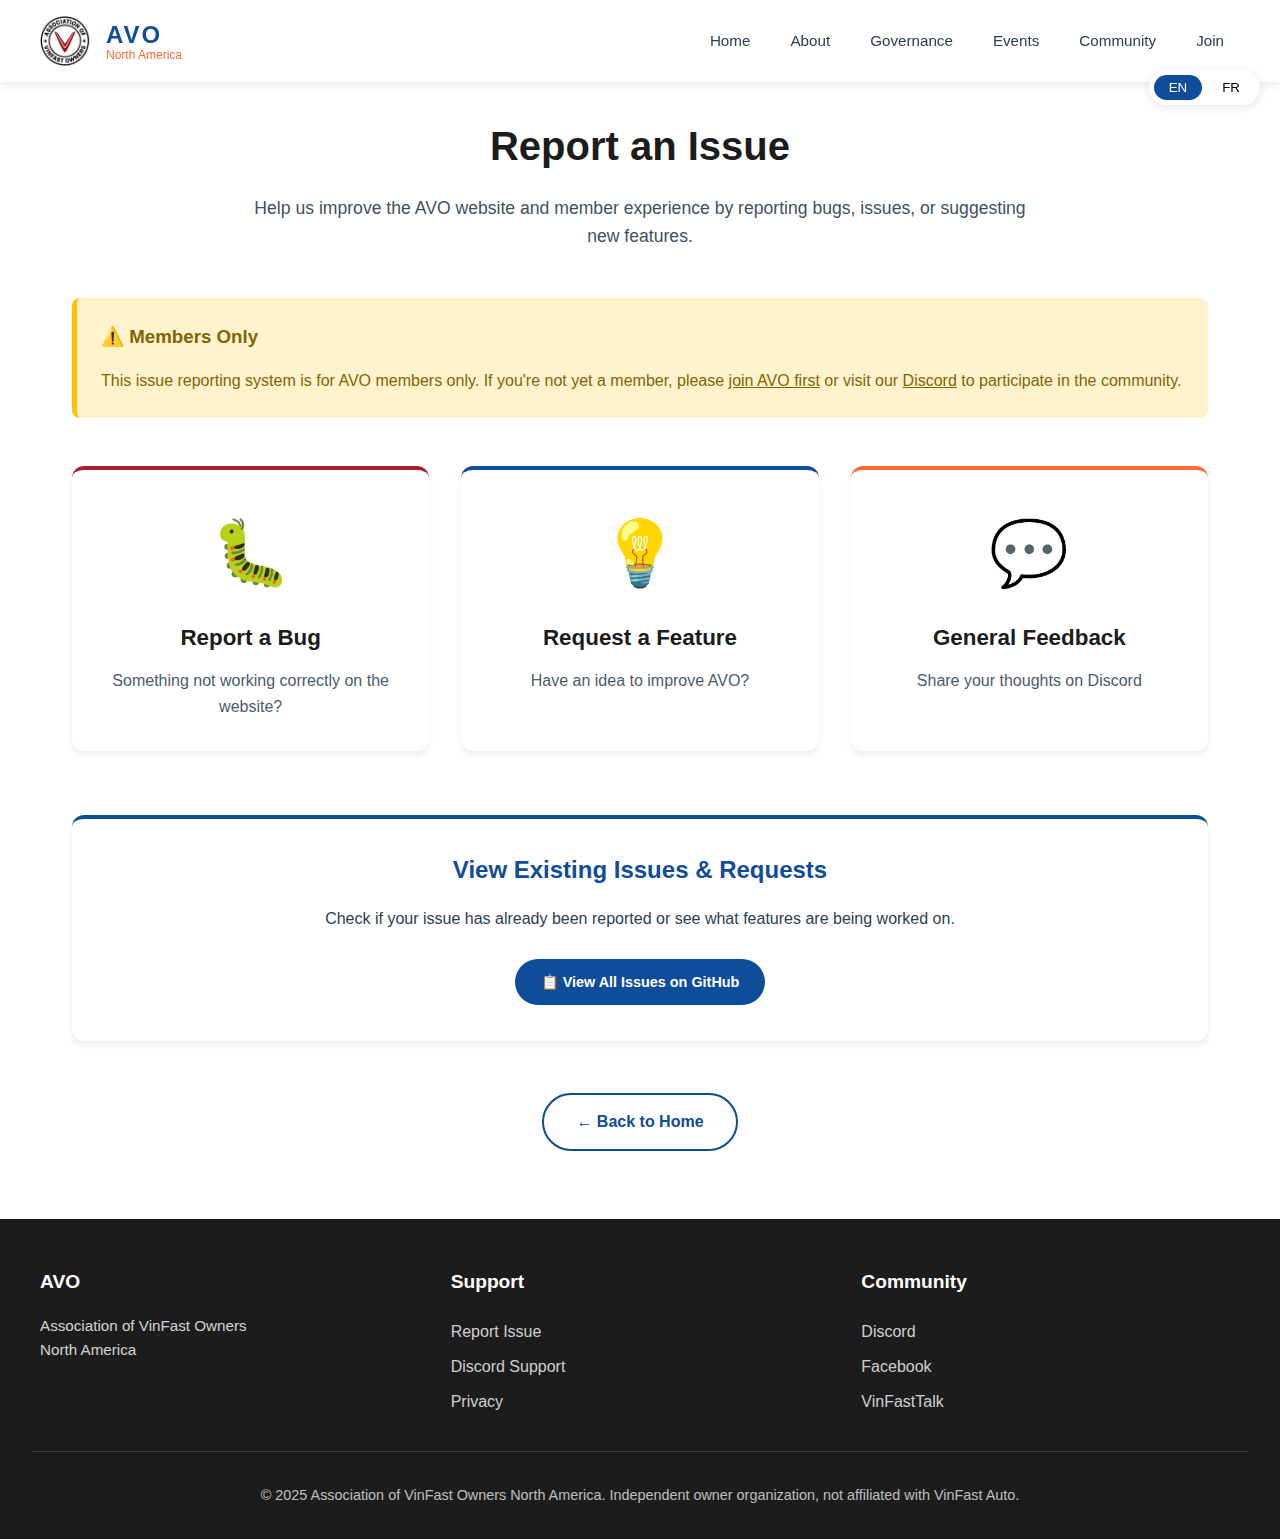
<file: report-issue.html>
<!DOCTYPE html>
<html lang="en">
<head>
    <meta charset="UTF-8">
    <meta name="viewport" content="width=device-width, initial-scale=1.0">
    <title>Report an Issue - AVO</title>
    <link rel="stylesheet" href="css/styles.css">
</head>
<body>
    <!-- Language Toggle -->
    <div class="lang-toggle">
        <button onclick="setLang('en')" class="active">EN</button>
        <button onclick="setLang('fr')">FR</button>
    </div>

    <!-- Navigation -->
    <nav>
        <div class="nav-container">
            <div class="logo">
                <img src="images/icons/avo-logo.png" alt="AVO Logo" class="logo-img">
                <div class="logo-text-container">
                    <span class="logo-text">AVO</span>
                    <span class="logo-subtitle">
                        <span lang="en">North America</span>
                        <span lang="fr">Amérique du Nord</span>
                    </span>
                </div>
            </div>
            <div class="nav-links">
                <a href="index.html">
                    <span lang="en">Home</span>
                    <span lang="fr">Accueil</span>
                </a>
                <a href="index.html#about">
                    <span lang="en">About</span>
                    <span lang="fr">À Propos</span>
                </a>
                <a href="index.html#governance">
                    <span lang="en">Governance</span>
                    <span lang="fr">Gouvernance</span>
                </a>
                <a href="index.html#events">
                    <span lang="en">Events</span>
                    <span lang="fr">Événements</span>
                </a>
                <a href="index.html#community">
                    <span lang="en">Community</span>
                    <span lang="fr">Communauté</span>
                </a>
                <a href="index.html#membership">
                    <span lang="en">Join</span>
                    <span lang="fr">Adhérer</span>
                </a>
            </div>
        </div>
    </nav>

    <!-- Report Issue Section -->
    <section class="content-section" style="padding-top: 2rem;">
        <h2>
            <span lang="en">Report an Issue</span>
            <span lang="fr">Signaler un Problème</span>
        </h2>
        <p class="section-intro" lang="en">
            Help us improve the AVO website and member experience by reporting bugs, issues, or suggesting new features.
        </p>
        <p class="section-intro" lang="fr">
            Aidez-nous à améliorer le site Web AVO et l'expérience des membres en signalant des bugs, problèmes ou en suggérant de nouvelles fonctionnalités.
        </p>

        <!-- Member Notice -->
        <div class="notice-box" style="background: #FFF3CD; border-left: 5px solid #FFC107; padding: 1.5rem; margin: 2rem 0; border-radius: 8px;">
            <h3 style="color: #856404; margin-bottom: 1rem;">
                <span lang="en">⚠️ Members Only</span>
                <span lang="fr">⚠️ Membres Seulement</span>
            </h3>
            <p style="color: #856404;" lang="en">
                This issue reporting system is for AVO members only. If you're not yet a member, please <a href="join.html" style="color: #856404; text-decoration: underline;">join AVO first</a> or visit our <a href="https://discord.gg/puQqaEZFAQ" target="_blank" style="color: #856404; text-decoration: underline;">Discord</a> to participate in the community.
            </p>
            <p style="color: #856404;" lang="fr">
                Ce système de signalement de problèmes est réservé aux membres d'AVO. Si vous n'êtes pas encore membre, veuillez d'abord <a href="join.html" style="color: #856404; text-decoration: underline;">rejoindre AVO</a> ou visiter notre <a href="https://discord.gg/puQqaEZFAQ" target="_blank" style="color: #856404; text-decoration: underline;">Discord</a> pour participer à la communauté.
            </p>
        </div>

        <!-- Issue Type Selection -->
        <div class="issue-types-grid">
            <div class="issue-type-card" onclick="showIssueForm('bug')">
                <div class="issue-icon">🐛</div>
                <h3 lang="en">Report a Bug</h3>
                <h3 lang="fr">Signaler un Bug</h3>
                <p lang="en">Something not working correctly on the website?</p>
                <p lang="fr">Quelque chose ne fonctionne pas correctement sur le site Web?</p>
            </div>

            <div class="issue-type-card" onclick="showIssueForm('feature')">
                <div class="issue-icon">💡</div>
                <h3 lang="en">Request a Feature</h3>
                <h3 lang="fr">Demander une Fonctionnalité</h3>
                <p lang="en">Have an idea to improve AVO?</p>
                <p lang="fr">Avez-vous une idée pour améliorer AVO?</p>
            </div>

            <div class="issue-type-card" onclick="window.open('https://discord.gg/puQqaEZFAQ', '_blank')">
                <div class="issue-icon">💬</div>
                <h3 lang="en">General Feedback</h3>
                <h3 lang="fr">Commentaires Généraux</h3>
                <p lang="en">Share your thoughts on Discord</p>
                <p lang="fr">Partagez vos réflexions sur Discord</p>
            </div>
        </div>

        <!-- Issue Report Form (Hidden initially) -->
        <div id="issueFormContainer" class="membership-form-container" style="display: none;">
            <form class="membership-form" id="issueForm">
                <h3 id="formTitle" lang="en">Report an Issue</h3>

                <div class="form-group">
                    <label for="issueType">
                        <span lang="en">Issue Type *</span>
                        <span lang="fr">Type de Problème *</span>
                    </label>
                    <select id="issueType" name="issueType" required>
                        <option value="bug"><span lang="en">Bug / Problem</span><span lang="fr">Bug / Problème</span></option>
                        <option value="feature"><span lang="en">Feature Request</span><span lang="fr">Demande de Fonctionnalité</span></option>
                        <option value="improvement"><span lang="en">Improvement Suggestion</span><span lang="fr">Suggestion d'Amélioration</span></option>
                    </select>
                </div>

                <div class="form-group">
                    <label for="issueTitle">
                        <span lang="en">Issue Title *</span>
                        <span lang="fr">Titre du Problème *</span>
                    </label>
                    <input type="text" id="issueTitle" name="issueTitle" placeholder="Brief description of the issue" required>
                </div>

                <div class="form-group">
                    <label for="issueDescription">
                        <span lang="en">Detailed Description *</span>
                        <span lang="fr">Description Détaillée *</span>
                    </label>
                    <textarea id="issueDescription" name="issueDescription" rows="6" placeholder="Please provide as much detail as possible. For bugs: What happened? What did you expect? Steps to reproduce?" required></textarea>
                </div>

                <div class="form-group">
                    <label for="issueURL">
                        <span lang="en">Page URL (if applicable)</span>
                        <span lang="fr">URL de la Page (si applicable)</span>
                    </label>
                    <input type="url" id="issueURL" name="issueURL" placeholder="https://vinfastowners.org/page-name">
                </div>

                <div class="form-row">
                    <div class="form-group">
                        <label for="reporterName">
                            <span lang="en">Your Name *</span>
                            <span lang="fr">Votre Nom *</span>
                        </label>
                        <input type="text" id="reporterName" name="reporterName" required>
                    </div>
                    <div class="form-group">
                        <label for="reporterEmail">
                            <span lang="en">Your Email *</span>
                            <span lang="fr">Votre Email *</span>
                        </label>
                        <input type="email" id="reporterEmail" name="reporterEmail" required>
                    </div>
                </div>

                <div class="form-group">
                    <label for="browserInfo">
                        <span lang="en">Browser & Device (Optional)</span>
                        <span lang="fr">Navigateur et Appareil (Optionnel)</span>
                    </label>
                    <input type="text" id="browserInfo" name="browserInfo" placeholder="e.g., Chrome on iPhone 14, Safari on Mac">
                </div>

                <div class="form-actions">
                    <button type="button" class="btn btn-outline" onclick="hideIssueForm()">
                        <span lang="en">Cancel</span>
                        <span lang="fr">Annuler</span>
                    </button>
                    <button type="submit" class="btn btn-large">
                        <span lang="en">Submit Issue</span>
                        <span lang="fr">Soumettre le Problème</span>
                    </button>
                </div>

                <p class="form-note" lang="en">
                    Your issue will be reviewed by the AVO technical team. We'll follow up via email if we need more information.
                </p>
                <p class="form-note" lang="fr">
                    Votre problème sera examiné par l'équipe technique d'AVO. Nous vous contacterons par e-mail si nous avons besoin de plus d'informations.
                </p>
            </form>
        </div>

        <!-- View Existing Issues -->
        <div class="card" style="margin-top: 4rem; text-align: center;">
            <h3>
                <span lang="en">View Existing Issues & Requests</span>
                <span lang="fr">Voir les Problèmes et Demandes Existants</span>
            </h3>
            <p lang="en">
                Check if your issue has already been reported or see what features are being worked on.
            </p>
            <p lang="fr">
                Vérifiez si votre problème a déjà été signalé ou consultez les fonctionnalités en cours de développement.
            </p>
            <div style="margin-top: 1.5rem;">
                <a href="https://github.com/vinfastownersorg-cyber/avo-website/issues" class="btn btn-small" target="_blank">
                    <span lang="en">📋 View All Issues on GitHub</span>
                    <span lang="fr">📋 Voir Tous les Problèmes sur GitHub</span>
                </a>
            </div>
        </div>

        <div class="text-center" style="margin-top: 3rem;">
            <a href="index.html" class="btn btn-outline">
                <span lang="en">← Back to Home</span>
                <span lang="fr">← Retour à l'Accueil</span>
            </a>
        </div>
    </section>

    <!-- Footer -->
    <footer>
        <div class="footer-content">
            <div class="footer-section">
                <h4>AVO</h4>
                <p lang="en">Association of VinFast Owners<br>North America</p>
                <p lang="fr">Association des Propriétaires VinFast<br>Amérique du Nord</p>
            </div>
            <div class="footer-section">
                <h4>
                    <span lang="en">Support</span>
                    <span lang="fr">Support</span>
                </h4>
                <ul class="footer-links">
                    <li><a href="report-issue.html"><span lang="en">Report Issue</span><span lang="fr">Signaler un Problème</span></a></li>
                    <li><a href="https://discord.gg/puQqaEZFAQ" target="_blank">Discord Support</a></li>
                    <li><a href="privacy.html"><span lang="en">Privacy</span><span lang="fr">Confidentialité</span></a></li>
                </ul>
            </div>
            <div class="footer-section">
                <h4>
                    <span lang="en">Community</span>
                    <span lang="fr">Communauté</span>
                </h4>
                <ul class="footer-links">
                    <li><a href="https://discord.gg/puQqaEZFAQ" target="_blank">Discord</a></li>
                    <li><a href="https://www.facebook.com/share/g/17dH6oZRA4/" target="_blank">Facebook</a></li>
                    <li><a href="https://vinfasttalk.com" target="_blank">VinFastTalk</a></li>
                </ul>
            </div>
        </div>
        <div class="footer-bottom">
            <p lang="en">&copy; 2025 Association of VinFast Owners North America. Independent owner organization, not affiliated with VinFast Auto.</p>
            <p lang="fr">&copy; 2025 Association des Propriétaires VinFast Amérique du Nord. Organisation indépendante, non affiliée à VinFast Auto.</p>
        </div>
    </footer>

    <script src="js/main.js"></script>
    <script>
        function showIssueForm(type) {
            document.getElementById('issueFormContainer').style.display = 'block';
            document.getElementById('issueType').value = type;

            if (type === 'bug') {
                document.getElementById('formTitle').innerHTML = '<span lang="en">Report a Bug</span><span lang="fr">Signaler un Bug</span>';
            } else if (type === 'feature') {
                document.getElementById('formTitle').innerHTML = '<span lang="en">Request a Feature</span><span lang="fr">Demander une Fonctionnalité</span>';
            }

            // Scroll to form
            document.getElementById('issueFormContainer').scrollIntoView({ behavior: 'smooth' });
        }

        function hideIssueForm() {
            document.getElementById('issueFormContainer').style.display = 'none';
            document.getElementById('issueForm').reset();
        }

        document.getElementById('issueForm').addEventListener('submit', function(e) {
            e.preventDefault();

            const issueData = {
                type: document.getElementById('issueType').value,
                title: document.getElementById('issueTitle').value,
                description: document.getElementById('issueDescription').value,
                url: document.getElementById('issueURL').value,
                name: document.getElementById('reporterName').value,
                email: document.getElementById('reporterEmail').value,
                browser: document.getElementById('browserInfo').value
            };

            // For now, show alert. Later can integrate with GitHub API or email
            alert('Thank you for your report! The AVO technical team will review it shortly. You will receive a confirmation email at ' + issueData.email);

            // Reset and hide form
            hideIssueForm();

            // Scroll back to top
            window.scrollTo({ top: 0, behavior: 'smooth' });
        });
    </script>
</body>
</html>
</file>
<file: css/styles.css>
/* AVO - Association of VinFast Owners North America */

* {
    margin: 0;
    padding: 0;
    box-sizing: border-box;
}

:root {
    /* VinFast Vehicle Colors - VF8/VF9 Color Palette */
    --vf-crimson-red: #A91E2C;
    --vf-neptune-grey: #7A8691;
    --vf-vinfast-blue: #0F4C99;
    --vf-sunset-orange: #FF6B35;
    --vf-deep-ocean: #1F4D3D;
    --vf-brahminy-white: #F8F8F8;
    --vf-jet-black: #1C1C1C;
    --vf-desat-silver: #C0C5C9;

    /* Legacy colors (maintained for compatibility) */
    --vinfast-blue: var(--vf-vinfast-blue);
    --electric: #00A3FF;
    --adventure: var(--vf-sunset-orange);
    --urban: #2C3E50;
    --light: #F8F9FA;
    --dark: var(--vf-jet-black);
    --white: #ffffff;
}

body {
    font-family: -apple-system, BlinkMacSystemFont, 'Segoe UI', Roboto, sans-serif;
    line-height: 1.6;
    color: var(--urban);
}

.container {
    max-width: 1200px;
    margin: 0 auto;
    padding: 0 2rem;
}

/* Language Toggle */
.lang-toggle {
    position: fixed;
    top: 70px;
    right: 20px;
    z-index: 1001;
    background: white;
    border-radius: 20px;
    padding: 5px;
    box-shadow: 0 2px 10px rgba(0,0,0,0.1);
    display: flex;
    gap: 5px;
}

.lang-toggle button {
    padding: 5px 15px;
    border: none;
    background: transparent;
    border-radius: 15px;
    cursor: pointer;
    font-weight: 500;
    transition: all 0.3s;
}

.lang-toggle button.active {
    background: var(--vinfast-blue);
    color: white;
}

/* Bilingual text */
[lang="fr"] {
    display: none;
}

body.fr [lang="fr"] {
    display: inline-block;
}

body.fr [lang="en"] {
    display: none;
}

/* Navigation */
nav {
    background: white;
    box-shadow: 0 2px 10px rgba(0,0,0,0.1);
    position: sticky;
    top: 0;
    z-index: 1000;
    padding: 1rem 2rem;
}

.nav-container {
    max-width: 1200px;
    margin: 0 auto;
    display: flex;
    justify-content: space-between;
    align-items: center;
    flex-wrap: wrap;
    gap: 1rem;
}

.logo {
    display: flex;
    align-items: center;
    gap: 1rem;
}

.logo-img {
    height: 50px;
    width: 50px;
}

.logo-text-container {
    display: flex;
    flex-direction: column;
    gap: 0;
}

.logo-text {
    font-size: 1.5rem;
    font-weight: 900;
    color: var(--vinfast-blue);
    letter-spacing: 2px;
    line-height: 1.2;
}

.logo-subtitle {
    font-size: 0.75rem;
    color: var(--adventure);
    font-weight: 500;
    line-height: 1;
}

.nav-links {
    display: flex;
    gap: 0.5rem;
    flex-wrap: wrap;
}

nav a {
    color: var(--urban);
    text-decoration: none;
    padding: 0.5rem 1rem;
    transition: color 0.3s;
    font-size: 0.95rem;
}

nav a:hover {
    color: var(--vinfast-blue);
}

/* Hero - VinFast Vehicle Color Design */
.hero {
    position: relative;
    background: linear-gradient(135deg, var(--vf-vinfast-blue) 0%, var(--vf-deep-ocean) 100%);
    /* Background image will be added here:
    background-image: url('../images/backgrounds/hero.jpg');
    background-size: cover;
    background-position: center;
    */
    color: white;
    padding: 6rem 2rem;
    text-align: center;
    min-height: 500px;
    display: flex;
    align-items: center;
    justify-content: center;
}

.hero::after {
    content: '';
    position: absolute;
    bottom: 0;
    left: 0;
    right: 0;
    height: 12px;
    background: linear-gradient(
        to right,
        var(--vf-crimson-red) 0%,
        var(--vf-crimson-red) 12.5%,
        var(--vf-neptune-grey) 12.5%,
        var(--vf-neptune-grey) 25%,
        var(--vf-vinfast-blue) 25%,
        var(--vf-vinfast-blue) 37.5%,
        var(--vf-sunset-orange) 37.5%,
        var(--vf-sunset-orange) 50%,
        var(--vf-deep-ocean) 50%,
        var(--vf-deep-ocean) 62.5%,
        var(--vf-brahminy-white) 62.5%,
        var(--vf-brahminy-white) 75%,
        var(--vf-jet-black) 75%,
        var(--vf-jet-black) 87.5%,
        var(--vf-desat-silver) 87.5%,
        var(--vf-desat-silver) 100%
    );
    z-index: 10;
}

.hero-overlay {
    position: absolute;
    top: 0;
    left: 0;
    right: 0;
    bottom: 0;
    background: linear-gradient(
        135deg,
        rgba(15, 76, 153, 0.8) 0%,
        rgba(31, 77, 61, 0.7) 100%
    );
    /* Adjust opacity when background image is added */
}

.hero-content {
    position: relative;
    z-index: 1;
}

.hero h1 {
    font-size: clamp(2.5rem, 6vw, 4rem);
    margin-bottom: 1rem;
    font-weight: 900;
}

.tagline {
    font-size: 1.3rem;
    opacity: 0.95;
    margin-bottom: 0.5rem;
    font-weight: 600;
}

.hero-subtitle {
    font-size: 1.1rem;
    opacity: 0.9;
}

/* Stats Bar */
.stats-bar {
    background: white;
    padding: 2rem;
    box-shadow: 0 2px 10px rgba(0,0,0,0.1);
    position: relative;
}

.stats-bar::after {
    content: '';
    position: absolute;
    bottom: 0;
    left: 0;
    right: 0;
    height: 6px;
    background: linear-gradient(
        to right,
        var(--vf-crimson-red) 0%,
        var(--vf-vinfast-blue) 25%,
        var(--vf-sunset-orange) 50%,
        var(--vf-deep-ocean) 75%,
        var(--vf-neptune-grey) 100%
    );
}

.stats-container {
    max-width: 1200px;
    margin: 0 auto;
    display: grid;
    grid-template-columns: repeat(auto-fit, minmax(200px, 1fr));
    gap: 2rem;
    text-align: center;
}

.stat-item strong {
    display: block;
    font-size: 2.5rem;
    font-weight: 900;
    /* Colors are now assigned per item via nth-child selectors at the end of CSS */
}

/* Main Content */
.content-section {
    max-width: 1200px;
    margin: 0 auto;
    padding: 4rem 2rem;
}

h2 {
    color: var(--dark);
    font-size: 2.5rem;
    margin-bottom: 1rem;
    text-align: center;
    font-weight: 700;
}

.section-intro {
    text-align: center;
    max-width: 800px;
    margin: 0 auto 3rem;
    font-size: 1.1rem;
    opacity: 0.9;
}

.section-description {
    text-align: center;
    color: var(--urban);
    opacity: 0.8;
    margin-bottom: 2rem;
    font-size: 1.1rem;
}

/* Card Grid */
.card-grid {
    display: grid;
    grid-template-columns: repeat(auto-fit, minmax(300px, 1fr));
    gap: 2rem;
    margin: 2rem 0;
}

.card {
    background: white;
    border-radius: 12px;
    padding: 2rem;
    box-shadow: 0 4px 6px rgba(0,0,0,0.07);
    transition: transform 0.3s;
    border-top: 4px solid var(--vinfast-blue);
}

.card:hover {
    transform: translateY(-5px);
    box-shadow: 0 8px 16px rgba(0,0,0,0.12);
}

.card h3 {
    color: var(--vinfast-blue);
    margin-bottom: 1rem;
    font-size: 1.5rem;
}

/* Governance Section */
.governance-section {
    background: var(--light);
    padding: 4rem 2rem;
    position: relative;
}

.governance-section::before {
    content: '';
    position: absolute;
    top: 0;
    left: 0;
    right: 0;
    height: 8px;
    background: linear-gradient(
        to right,
        var(--vf-crimson-red) 0%,
        var(--vf-crimson-red) 25%,
        var(--vf-vinfast-blue) 25%,
        var(--vf-vinfast-blue) 50%,
        var(--vf-sunset-orange) 50%,
        var(--vf-sunset-orange) 75%,
        var(--vf-deep-ocean) 75%,
        var(--vf-deep-ocean) 100%
    );
}

.governance-grid {
    display: grid;
    grid-template-columns: repeat(auto-fit, minmax(250px, 1fr));
    gap: 2rem;
    margin-top: 2rem;
}

.governance-card {
    background: white;
    padding: 2rem;
    border-radius: 12px;
    text-align: center;
    transition: transform 0.3s;
    box-shadow: 0 4px 6px rgba(0,0,0,0.07);
}

.governance-card:hover {
    transform: translateY(-5px);
    box-shadow: 0 8px 16px rgba(0,0,0,0.12);
}

.governance-card .card-icon {
    font-size: 3rem;
    margin-bottom: 1rem;
}

.governance-card h3 {
    color: var(--vinfast-blue);
    margin-bottom: 0.75rem;
    font-size: 1.3rem;
}

.governance-card p {
    margin-bottom: 1.5rem;
    opacity: 0.8;
}

/* Events Section */
.events-section {
    padding: 4rem 2rem;
    background: white;
    position: relative;
}

.events-section::before {
    content: '';
    position: absolute;
    top: 0;
    left: 0;
    right: 0;
    height: 6px;
    background: linear-gradient(
        to right,
        var(--vf-crimson-red) 0%,
        var(--vf-vinfast-blue) 33.33%,
        var(--vf-sunset-orange) 66.66%,
        var(--vf-deep-ocean) 100%
    );
}

.events-grid {
    display: grid;
    grid-template-columns: repeat(auto-fit, minmax(320px, 1fr));
    gap: 2rem;
    margin: 2rem 0;
}

.event-card {
    background: var(--light);
    border-radius: 12px;
    padding: 1.5rem;
    display: flex;
    gap: 1.5rem;
    transition: transform 0.3s;
    box-shadow: 0 2px 4px rgba(0,0,0,0.05);
    border-left: 4px solid var(--electric);
}

.event-card:hover {
    transform: translateY(-3px);
    box-shadow: 0 6px 12px rgba(0,0,0,0.1);
}

.event-date {
    background: var(--vinfast-blue);
    color: white;
    border-radius: 8px;
    padding: 1rem;
    text-align: center;
    min-width: 80px;
    flex-shrink: 0;
}

.event-date .month {
    display: block;
    font-size: 0.9rem;
    font-weight: 600;
    text-transform: uppercase;
}

.event-date .day {
    display: block;
    font-size: 2rem;
    font-weight: 900;
}

.event-details {
    flex: 1;
}

.event-details h3 {
    color: var(--vinfast-blue);
    margin-bottom: 0.5rem;
    font-size: 1.2rem;
}

.event-info {
    color: var(--urban);
    opacity: 0.7;
    font-size: 0.9rem;
    margin-bottom: 0.5rem;
}

.event-time,
.event-location {
    margin-right: 1rem;
}

.event-actions {
    margin-top: 1rem;
}

.events-cta {
    text-align: center;
    margin-top: 3rem;
}

/* Buttons */
.btn {
    display: inline-block;
    padding: 0.875rem 2rem;
    background: var(--vinfast-blue);
    color: white;
    border-radius: 50px;
    text-decoration: none;
    font-weight: 600;
    transition: all 0.3s;
    margin: 0.25rem;
    border: 2px solid transparent;
    cursor: pointer;
    font-size: 1rem;
}

.btn:hover {
    transform: translateY(-2px);
    box-shadow: 0 5px 15px rgba(0,0,0,0.2);
    background: #003d99;
}

.btn-outline {
    background: transparent;
    color: var(--vinfast-blue);
    border-color: var(--vinfast-blue);
}

.btn-outline:hover {
    background: var(--vinfast-blue);
    color: white;
}

.btn-small {
    padding: 0.6rem 1.5rem;
    font-size: 0.9rem;
}

.btn-large {
    padding: 1.2rem 2.5rem;
    font-size: 1.1rem;
}

/* Communities Section */
.communities-section {
    background: var(--light);
    padding: 4rem 2rem;
    position: relative;
}

.communities-section::before {
    content: '';
    position: absolute;
    top: 0;
    left: 0;
    right: 0;
    height: 6px;
    background: linear-gradient(
        to right,
        var(--vf-vinfast-blue) 0%,
        var(--vf-vinfast-blue) 33.33%,
        var(--vf-crimson-red) 33.33%,
        var(--vf-crimson-red) 66.66%,
        var(--vf-sunset-orange) 66.66%,
        var(--vf-sunset-orange) 100%
    );
}

.platform-grid {
    display: grid;
    grid-template-columns: repeat(auto-fit, minmax(250px, 1fr));
    gap: 2rem;
    max-width: 1200px;
    margin: 2rem auto 0;
}

.platform {
    background: white;
    padding: 2rem;
    border-radius: 12px;
    text-align: center;
    transition: transform 0.3s;
    box-shadow: 0 4px 6px rgba(0,0,0,0.07);
}

.platform:hover {
    transform: scale(1.05);
    box-shadow: 0 8px 16px rgba(0,0,0,0.12);
}

.platform-icon {
    font-size: 3.5rem;
    margin-bottom: 1rem;
}

.platform-number {
    font-size: 2.5rem;
    font-weight: 900;
    color: var(--electric);
    margin: 0.5rem 0;
}

.platform h3 {
    color: var(--vinfast-blue);
    margin-bottom: 0.5rem;
    font-size: 1.5rem;
}

/* Resources Section */
.resources-container {
    max-width: 1200px;
    margin: 2rem auto;
}

.resource-category {
    margin-bottom: 1rem;
    background: white;
    border-radius: 12px;
    box-shadow: 0 2px 8px rgba(0,0,0,0.08);
    overflow: hidden;
    transition: box-shadow 0.3s;
}

.resource-category:hover {
    box-shadow: 0 4px 12px rgba(0,0,0,0.12);
}

.category-toggle {
    width: 100%;
    background: linear-gradient(135deg, var(--vf-vinfast-blue), var(--electric));
    color: white;
    border: none;
    padding: 1.5rem 2rem;
    font-size: 1.4rem !important;
    font-weight: 600;
    text-align: left;
    cursor: pointer;
    display: flex;
    align-items: center;
    gap: 1rem;
    transition: background 0.3s;
    font-family: inherit;
}

.category-toggle span {
    font-size: 1.4rem !important;
}

.category-toggle:hover {
    background: linear-gradient(135deg, var(--electric), var(--vf-vinfast-blue));
}

.category-toggle:active {
    transform: scale(0.99);
}

.toggle-icon {
    font-size: 1.2rem;
    transition: transform 0.3s;
    display: inline-block;
    min-width: 1.2rem;
}

.resource-category.collapsed .toggle-icon {
    transform: rotate(0deg);
}

.resources-list {
    max-height: 0;
    overflow: hidden;
    transition: max-height 0.4s ease-in-out;
    padding: 0 1.5rem;
    background: linear-gradient(to bottom, #fafafa, white);
}

.resource-category.expanded .resources-list {
    max-height: 5000px;
    padding: 1.5rem;
}

.resource-item {
    background: white;
    padding: 1.25rem;
    margin-bottom: 1rem;
    border-radius: 8px;
    border-left: 4px solid var(--vf-vinfast-blue);
    box-shadow: 0 2px 4px rgba(0,0,0,0.05);
    transition: all 0.2s;
}

.resource-item:last-child {
    margin-bottom: 0;
}

.resource-item:hover {
    transform: translateX(8px);
    box-shadow: 0 4px 8px rgba(0,0,0,0.1);
    border-left-color: var(--vf-crimson-red);
}

.resource-item a {
    color: var(--primary-color);
    text-decoration: none;
    font-weight: 600;
    font-size: 1.05rem;
    display: block;
    margin-bottom: 0.5rem;
    transition: color 0.2s;
}

.resource-item a:hover {
    color: var(--vf-crimson-red);
}

.item-description {
    color: var(--text-color);
    font-size: 0.9rem;
    line-height: 1.6;
    margin: 0.5rem 0 0 0;
    opacity: 0.85;
}

.attribution {
    text-align: center;
    color: var(--text-color);
    opacity: 0.7;
    font-size: 0.9rem;
    margin-top: 3rem;
}

/* Mobile responsive adjustments for resources */
@media (max-width: 768px) {
    .category-toggle {
        font-size: 1.1rem !important;
        padding: 1.25rem 1.5rem;
    }

    .category-toggle span {
        font-size: 1.1rem !important;
    }

    .toggle-icon {
        font-size: 1rem !important;
    }

    .resources-list {
        padding: 1rem;
    }

    .resource-category.expanded .resources-list {
        padding: 1rem;
    }

    .resource-item {
        padding: 1rem;
    }

    .resource-item:hover {
        transform: translateX(4px);
    }
}

/* Membership Section */
.membership-section {
    background: linear-gradient(135deg, var(--vf-sunset-orange), var(--vf-crimson-red));
    color: white;
    padding: 4rem 2rem;
    text-align: center;
    position: relative;
}

.membership-section::before {
    content: '';
    position: absolute;
    top: 0;
    left: 0;
    right: 0;
    height: 8px;
    background: linear-gradient(
        to right,
        var(--vf-brahminy-white) 0%,
        var(--vf-brahminy-white) 20%,
        var(--vf-desat-silver) 20%,
        var(--vf-desat-silver) 40%,
        var(--vf-neptune-grey) 40%,
        var(--vf-neptune-grey) 60%,
        var(--vf-jet-black) 60%,
        var(--vf-jet-black) 80%,
        var(--vf-deep-ocean) 80%,
        var(--vf-deep-ocean) 100%
    );
}

.membership-content {
    max-width: 900px;
    margin: 0 auto;
}

.membership-section h2 {
    color: white;
    margin-bottom: 1rem;
}

.membership-section > div > p {
    font-size: 1.2rem;
    margin-bottom: 2rem;
    opacity: 0.95;
}

.membership-benefits {
    display: grid;
    grid-template-columns: repeat(auto-fit, minmax(200px, 1fr));
    gap: 2rem;
    margin: 3rem 0;
}

.benefit {
    background: rgba(255,255,255,0.1);
    padding: 1.5rem;
    border-radius: 12px;
    backdrop-filter: blur(10px);
}

.benefit-icon {
    font-size: 2.5rem;
    display: block;
    margin-bottom: 0.5rem;
}

.membership-cta {
    margin-top: 2rem;
}

.membership-cta .btn {
    background: white;
    color: var(--adventure);
}

.membership-cta .btn:hover {
    background: var(--light);
}

.small-text {
    margin-top: 1rem;
    font-size: 0.9rem;
    opacity: 0.8;
}

/* Footer */
footer {
    background: var(--dark);
    color: white;
    padding: 3rem 2rem 2rem;
}

.footer-content {
    max-width: 1200px;
    margin: 0 auto 2rem;
    display: grid;
    grid-template-columns: repeat(auto-fit, minmax(200px, 1fr));
    gap: 2rem;
}

.footer-section h4 {
    color: white;
    margin-bottom: 1rem;
    font-size: 1.2rem;
}

.footer-section p {
    opacity: 0.8;
    font-size: 0.95rem;
}

.footer-links {
    list-style: none;
}

.footer-links a {
    color: rgba(255,255,255,0.8);
    text-decoration: none;
    transition: color 0.3s;
    display: block;
    padding: 0.3rem 0;
}

.footer-links a:hover {
    color: var(--electric);
}

.footer-bottom {
    border-top: 1px solid rgba(255,255,255,0.2);
    padding-top: 2rem;
    text-align: center;
    opacity: 0.7;
    font-size: 0.9rem;
}

/* Utility Classes */
.text-center { text-align: center; }
.mt-2 { margin-top: 2rem; }
.mb-2 { margin-bottom: 2rem; }

/* Mobile Responsive */
@media (max-width: 768px) {
    .lang-toggle {
        top: auto;
        bottom: 20px;
        right: 10px;
    }

    nav {
        padding: 1rem;
    }

    .nav-container {
        flex-direction: column;
        gap: 1rem;
    }

    .logo {
        flex-direction: row;
        align-items: center;
        gap: 0.75rem;
    }

    .logo-img {
        height: 40px;
        width: 40px;
    }

    .logo-text {
        font-size: 1.3rem;
    }

    .nav-links {
        width: 100%;
        justify-content: center;
        font-size: 0.85rem;
    }

    nav a {
        padding: 0.5rem 0.75rem;
    }

    .hero {
        padding: 4rem 1.5rem;
        min-height: 400px;
    }

    .hero h1 {
        font-size: 2rem;
    }

    .tagline {
        font-size: 1.1rem;
    }

    .stats-container {
        grid-template-columns: repeat(2, 1fr);
        gap: 1.5rem;
    }

    .stat-item strong {
        font-size: 2rem;
    }

    .content-section {
        padding: 3rem 1rem;
    }

    h2 {
        font-size: 2rem;
    }

    .card-grid {
        grid-template-columns: 1fr;
        gap: 1.5rem;
    }

    .governance-grid {
        grid-template-columns: 1fr;
    }

    .events-grid {
        grid-template-columns: 1fr;
    }

    .event-card {
        flex-direction: column;
    }

    .platform-grid {
        grid-template-columns: 1fr;
    }

    .membership-benefits {
        grid-template-columns: repeat(2, 1fr);
    }

    .footer-content {
        grid-template-columns: 1fr;
        text-align: center;
    }
}

@media (max-width: 480px) {
    .stats-container {
        grid-template-columns: 1fr;
    }

    .membership-benefits {
        grid-template-columns: 1fr;
    }
}

/* VinFast Vehicle Color Panels */
.color-accent-bar {
    height: 8px;
    background: linear-gradient(
        to right,
        var(--vf-crimson-red) 0%,
        var(--vf-crimson-red) 12.5%,
        var(--vf-neptune-grey) 12.5%,
        var(--vf-neptune-grey) 25%,
        var(--vf-vinfast-blue) 25%,
        var(--vf-vinfast-blue) 37.5%,
        var(--vf-sunset-orange) 37.5%,
        var(--vf-sunset-orange) 50%,
        var(--vf-deep-ocean) 50%,
        var(--vf-deep-ocean) 62.5%,
        var(--vf-brahminy-white) 62.5%,
        var(--vf-brahminy-white) 75%,
        var(--vf-jet-black) 75%,
        var(--vf-jet-black) 87.5%,
        var(--vf-desat-silver) 87.5%,
        var(--vf-desat-silver) 100%
    );
}

.color-panel-border-left {
    border-left: 6px solid var(--vf-crimson-red);
}

.color-panel-border-top {
    border-top: 6px solid var(--vf-vinfast-blue);
}

.color-panel-bg-overlay {
    position: relative;
    overflow: hidden;
}

.color-panel-bg-overlay::before {
    content: '';
    position: absolute;
    top: 0;
    left: 0;
    right: 0;
    bottom: 0;
    background: linear-gradient(
        135deg,
        var(--vf-vinfast-blue) 0%,
        var(--vf-deep-ocean) 50%,
        var(--vf-neptune-grey) 100%
    );
    opacity: 0.1;
    z-index: 0;
    pointer-events: none;
}

.color-panel-bg-overlay > * {
    position: relative;
    z-index: 1;
}

/* Color-coded card borders */
.governance-card:nth-child(1) {
    border-left: 5px solid var(--vf-crimson-red);
}

.governance-card:nth-child(2) {
    border-left: 5px solid var(--vf-vinfast-blue);
}

.governance-card:nth-child(3) {
    border-left: 5px solid var(--vf-sunset-orange);
}

.governance-card:nth-child(4) {
    border-left: 5px solid var(--vf-deep-ocean);
}

/* Event card color accents */
.event-card:nth-child(1) .event-date {
    background: var(--vf-crimson-red);
}

.event-card:nth-child(2) .event-date {
    background: var(--vf-vinfast-blue);
}

.event-card:nth-child(3) .event-date {
    background: var(--vf-sunset-orange);
}

.event-card:nth-child(1) {
    border-left-color: var(--vf-crimson-red);
}

.event-card:nth-child(2) {
    border-left-color: var(--vf-vinfast-blue);
}

.event-card:nth-child(3) {
    border-left-color: var(--vf-sunset-orange);
}

/* Stats with vehicle color accents */
.stat-item:nth-child(1) strong {
    color: var(--vf-crimson-red);
}

.stat-item:nth-child(2) strong {
    color: var(--vf-vinfast-blue);
}

.stat-item:nth-child(3) strong {
    color: var(--vf-sunset-orange);
}

.stat-item:nth-child(4) strong {
    color: var(--vf-deep-ocean);
}

/* Community platform color panels */
.platform:nth-child(1) {
    border-top: 4px solid var(--vf-vinfast-blue);
}

.platform:nth-child(2) {
    border-top: 4px solid var(--vf-crimson-red);
}

.platform:nth-child(3) {
    border-top: 4px solid var(--vf-sunset-orange);
}

/* Board Members Page */
.board-grid {
    display: grid;
    grid-template-columns: repeat(auto-fit, minmax(320px, 1fr));
    gap: 2.5rem;
    margin: 3rem 0;
}

.board-member-card {
    background: white;
    border-radius: 12px;
    padding: 2rem;
    box-shadow: 0 4px 6px rgba(0,0,0,0.07);
    transition: transform 0.3s, box-shadow 0.3s;
    border-top: 4px solid var(--vf-vinfast-blue);
    text-align: center;
}

.board-member-card:nth-child(1) {
    border-top-color: var(--vf-crimson-red);
}

.board-member-card:nth-child(2) {
    border-top-color: var(--vf-vinfast-blue);
}

.board-member-card:nth-child(3) {
    border-top-color: var(--vf-deep-ocean);
}

.board-member-card:nth-child(4) {
    border-top-color: var(--vf-sunset-orange);
}

.board-member-card:nth-child(5) {
    border-top-color: var(--vf-neptune-grey);
}

.board-member-card:hover {
    transform: translateY(-5px);
    box-shadow: 0 8px 20px rgba(0,0,0,0.12);
}

.board-member-photo {
    margin-bottom: 1.5rem;
}

.photo-placeholder {
    width: 120px;
    height: 120px;
    border-radius: 50%;
    background: linear-gradient(135deg, var(--vf-vinfast-blue), var(--vf-deep-ocean));
    margin: 0 auto;
    display: flex;
    align-items: center;
    justify-content: center;
    font-size: 2.5rem;
    font-weight: 900;
    color: white;
    box-shadow: 0 4px 12px rgba(0,0,0,0.15);
}

.board-member-card:nth-child(1) .photo-placeholder {
    background: linear-gradient(135deg, var(--vf-crimson-red), #d02f3d);
}

.board-member-card:nth-child(2) .photo-placeholder {
    background: linear-gradient(135deg, var(--vf-vinfast-blue), #1a5fb3);
}

.board-member-card:nth-child(3) .photo-placeholder {
    background: linear-gradient(135deg, var(--vf-deep-ocean), #2d6b51);
}

.board-member-card:nth-child(4) .photo-placeholder {
    background: linear-gradient(135deg, var(--vf-sunset-orange), #ff8454);
}

.board-member-card:nth-child(5) .photo-placeholder {
    background: linear-gradient(135deg, var(--vf-neptune-grey), #8d9aa6);
}

.initials {
    text-shadow: 0 2px 4px rgba(0,0,0,0.2);
}

.board-member-info {
    text-align: center;
}

.board-member-name {
    color: var(--dark);
    font-size: 1.5rem;
    font-weight: 700;
    margin-bottom: 0.5rem;
}

.board-member-title {
    color: var(--vf-vinfast-blue);
    font-size: 1.1rem;
    font-weight: 600;
    margin-bottom: 0.5rem;
}

.board-member-vehicle {
    color: var(--urban);
    font-size: 0.9rem;
    opacity: 0.7;
    margin-bottom: 1rem;
    font-style: italic;
}

.board-member-bio {
    color: var(--urban);
    line-height: 1.6;
    opacity: 0.85;
    font-size: 0.95rem;
}

.board-info-section {
    margin-top: 4rem;
    padding-top: 3rem;
    border-top: 2px solid var(--light);
}

/* Board member photos - when ready to add real photos */
.board-member-photo img {
    width: 120px;
    height: 120px;
    border-radius: 50%;
    object-fit: cover;
    margin: 0 auto;
    display: block;
    box-shadow: 0 4px 12px rgba(0,0,0,0.15);
}

@media (max-width: 768px) {
    .board-grid {
        grid-template-columns: 1fr;
        gap: 2rem;
    }

    .photo-placeholder {
        width: 100px;
        height: 100px;
        font-size: 2rem;
    }
}

/* Documents Page */
.documents-section {
    margin-top: 3rem;
}

.document-category {
    margin-bottom: 4rem;
}

.document-category h3 {
    color: var(--dark);
    font-size: 1.8rem;
    margin-bottom: 2rem;
    padding-bottom: 1rem;
    border-bottom: 3px solid var(--vf-vinfast-blue);
}

.document-grid {
    display: grid;
    grid-template-columns: repeat(auto-fit, minmax(320px, 1fr));
    gap: 2rem;
}

.document-card {
    background: white;
    border-radius: 12px;
    padding: 2rem;
    box-shadow: 0 4px 6px rgba(0,0,0,0.07);
    transition: transform 0.3s, box-shadow 0.3s;
    border-left: 5px solid var(--vf-vinfast-blue);
    display: flex;
    gap: 1.5rem;
}

.document-card:hover {
    transform: translateY(-3px);
    box-shadow: 0 8px 16px rgba(0,0,0,0.12);
}

.document-icon {
    font-size: 3rem;
    flex-shrink: 0;
}

.document-info {
    flex: 1;
}

.document-title {
    color: var(--dark);
    font-size: 1.3rem;
    font-weight: 700;
    margin-bottom: 0.75rem;
}

.document-description {
    color: var(--urban);
    opacity: 0.85;
    line-height: 1.6;
    margin-bottom: 1rem;
    font-size: 0.95rem;
}

.document-meta {
    display: flex;
    gap: 1rem;
    flex-wrap: wrap;
    margin-bottom: 1rem;
    font-size: 0.85rem;
}

.document-date {
    color: var(--urban);
    opacity: 0.7;
}

.document-type {
    background: var(--vf-vinfast-blue);
    color: white;
    padding: 0.2rem 0.6rem;
    border-radius: 4px;
    font-weight: 600;
    font-size: 0.75rem;
}

.document-status {
    background: var(--vf-neptune-grey);
    color: white;
    padding: 0.2rem 0.6rem;
    border-radius: 4px;
    font-weight: 600;
    font-size: 0.75rem;
}

.document-actions {
    display: flex;
    gap: 0.5rem;
    flex-wrap: wrap;
}

@media (max-width: 768px) {
    .document-grid {
        grid-template-columns: 1fr;
    }

    .document-card {
        flex-direction: column;
        text-align: center;
    }

    .document-icon {
        font-size: 2.5rem;
    }
}

/* Membership Join Page */
.membership-benefits-grid {
    display: grid;
    grid-template-columns: repeat(auto-fit, minmax(240px, 1fr));
    gap: 2rem;
    margin: 3rem 0;
}

.benefit-card {
    background: white;
    border-radius: 12px;
    padding: 2rem;
    text-align: center;
    box-shadow: 0 4px 6px rgba(0,0,0,0.07);
    transition: transform 0.3s;
    border-top: 4px solid var(--vf-vinfast-blue);
}

.benefit-card:nth-child(1) {
    border-top-color: var(--vf-crimson-red);
}

.benefit-card:nth-child(2) {
    border-top-color: var(--vf-vinfast-blue);
}

.benefit-card:nth-child(3) {
    border-top-color: var(--vf-sunset-orange);
}

.benefit-card:nth-child(4) {
    border-top-color: var(--vf-deep-ocean);
}

.benefit-card:hover {
    transform: translateY(-5px);
    box-shadow: 0 8px 16px rgba(0,0,0,0.12);
}

.benefit-icon-large {
    font-size: 3.5rem;
    margin-bottom: 1rem;
}

.benefit-card h3 {
    color: var(--dark);
    font-size: 1.3rem;
    margin-bottom: 0.75rem;
}

.benefit-card p {
    color: var(--urban);
    opacity: 0.85;
    font-size: 0.95rem;
}

/* Membership Form */
.membership-form-container {
    max-width: 700px;
    margin: 4rem auto 0;
}

.membership-form {
    background: white;
    border-radius: 12px;
    padding: 3rem;
    box-shadow: 0 6px 20px rgba(0,0,0,0.1);
    border-top: 6px solid var(--vf-vinfast-blue);
}

.membership-form h3 {
    color: var(--dark);
    font-size: 2rem;
    margin-bottom: 2rem;
    text-align: center;
}

.form-row {
    display: grid;
    grid-template-columns: 1fr 1fr;
    gap: 1.5rem;
}

.form-group {
    margin-bottom: 1.5rem;
}

.form-group label {
    display: block;
    color: var(--dark);
    font-weight: 600;
    margin-bottom: 0.5rem;
    font-size: 0.95rem;
}

.form-group input[type="text"],
.form-group input[type="email"],
.form-group select,
.form-group textarea {
    width: 100%;
    padding: 0.875rem;
    border: 2px solid var(--light);
    border-radius: 8px;
    font-size: 1rem;
    font-family: inherit;
    transition: border-color 0.3s;
}

.form-group input[type="text"]:focus,
.form-group input[type="email"]:focus,
.form-group select:focus,
.form-group textarea:focus {
    outline: none;
    border-color: var(--vf-vinfast-blue);
}

.form-group textarea {
    resize: vertical;
}

.checkbox-group {
    display: flex;
    align-items: flex-start;
}

.checkbox-group label {
    display: flex;
    align-items: flex-start;
    gap: 0.75rem;
    font-weight: normal;
    cursor: pointer;
}

.checkbox-group input[type="checkbox"] {
    margin-top: 0.25rem;
    width: 18px;
    height: 18px;
    cursor: pointer;
}

.form-actions {
    margin-top: 2rem;
    text-align: center;
}

.form-note {
    margin-top: 1.5rem;
    font-size: 0.85rem;
    color: var(--urban);
    opacity: 0.7;
    text-align: center;
    line-height: 1.6;
}

.form-note a {
    color: var(--vf-vinfast-blue);
    text-decoration: underline;
}

.signup-alternatives {
    margin-top: 3rem;
    padding: 2rem;
    background: var(--light);
    border-radius: 12px;
    text-align: center;
}

.signup-alternatives h3 {
    color: var(--dark);
    font-size: 1.5rem;
    margin-bottom: 1rem;
}

.signup-alternatives p {
    color: var(--urban);
    opacity: 0.85;
    margin-bottom: 1.5rem;
}

@media (max-width: 768px) {
    .membership-benefits-grid {
        grid-template-columns: 1fr;
    }

    .membership-form {
        padding: 2rem 1.5rem;
    }

    .form-row {
        grid-template-columns: 1fr;
        gap: 0;
    }

    .signup-alternatives {
        padding: 1.5rem;
    }
}

/* Bylaws Page */
.bylaws-page {
    max-width: 900px;
    margin: 0 auto;
}

.document-header {
    text-align: center;
    margin-bottom: 3rem;
    padding-bottom: 2rem;
    border-bottom: 3px solid var(--vf-vinfast-blue);
}

.document-header h1 {
    font-size: 2.5rem;
    color: var(--dark);
    margin-bottom: 1rem;
}

.bylaws-content {
    line-height: 1.8;
}

.bylaws-article {
    margin-bottom: 4rem;
    padding-bottom: 3rem;
    border-bottom: 1px solid var(--light);
}

.bylaws-article:last-child {
    border-bottom: none;
}

.bylaws-article h2 {
    color: var(--vf-vinfast-blue);
    font-size: 2rem;
    margin-bottom: 2rem;
    padding-bottom: 1rem;
    border-bottom: 2px solid var(--vf-vinfast-blue);
}

.bylaws-section {
    margin-bottom: 2.5rem;
}

.bylaws-section h3 {
    color: var(--dark);
    font-size: 1.3rem;
    margin-bottom: 1rem;
    font-weight: 600;
}

.bylaws-section p {
    margin-bottom: 1rem;
    color: var(--urban);
}

.bylaws-section ul {
    margin-left: 2rem;
    margin-bottom: 1rem;
}

.bylaws-section li {
    margin-bottom: 0.75rem;
    color: var(--urban);
}

.bylaws-toc {
    background: var(--light);
    padding: 2rem;
    border-radius: 12px;
    margin: 4rem 0;
}

.bylaws-toc h3 {
    color: var(--dark);
    margin-bottom: 1rem;
}

.bylaws-toc ul {
    list-style: none;
    margin: 0;
    padding: 0;
}

.bylaws-toc li {
    padding: 0.5rem 0;
    border-bottom: 1px solid rgba(0,0,0,0.1);
}

.bylaws-toc li:last-child {
    border-bottom: none;
}

/* Privacy Policy Page */
.privacy-content {
    max-width: 900px;
    margin: 0 auto;
    line-height: 1.8;
}

.privacy-section {
    margin-bottom: 3rem;
}

.privacy-section h2 {
    color: var(--vf-vinfast-blue);
    font-size: 1.8rem;
    margin-bottom: 1.5rem;
    padding-bottom: 0.75rem;
    border-bottom: 2px solid var(--vf-vinfast-blue);
}

.privacy-section h3 {
    color: var(--dark);
    font-size: 1.3rem;
    margin: 1.5rem 0 1rem;
    font-weight: 600;
}

.privacy-section p {
    margin-bottom: 1rem;
    color: var(--urban);
}

.privacy-section ul {
    margin-left: 2rem;
    margin-bottom: 1.5rem;
}

.privacy-section li {
    margin-bottom: 0.75rem;
    color: var(--urban);
}

.contact-info {
    background: var(--light);
    padding: 2rem;
    border-radius: 12px;
    margin: 2rem 0;
}

.contact-info p {
    margin-bottom: 0.5rem;
}

.contact-info a {
    color: var(--vf-vinfast-blue);
    text-decoration: none;
}

.contact-info a:hover {
    text-decoration: underline;
}

/* Issue Reporting Page */
.issue-types-grid {
    display: grid;
    grid-template-columns: repeat(auto-fit, minmax(280px, 1fr));
    gap: 2rem;
    margin: 3rem 0;
}

.issue-type-card {
    background: white;
    border-radius: 12px;
    padding: 2rem;
    text-align: center;
    box-shadow: 0 4px 6px rgba(0,0,0,0.07);
    transition: all 0.3s;
    cursor: pointer;
    border-top: 4px solid var(--vf-vinfast-blue);
}

.issue-type-card:hover {
    transform: translateY(-5px);
    box-shadow: 0 8px 20px rgba(0,0,0,0.15);
}

.issue-type-card:nth-child(1) {
    border-top-color: var(--vf-crimson-red);
}

.issue-type-card:nth-child(2) {
    border-top-color: var(--vf-vinfast-blue);
}

.issue-type-card:nth-child(3) {
    border-top-color: var(--vf-sunset-orange);
}

.issue-icon {
    font-size: 4rem;
    margin-bottom: 1rem;
}

.issue-type-card h3 {
    color: var(--dark);
    font-size: 1.4rem;
    margin-bottom: 0.75rem;
}

.issue-type-card p {
    color: var(--urban);
    opacity: 0.85;
}

.notice-box {
    background: #FFF3CD;
    border-left: 5px solid #FFC107;
    padding: 1.5rem;
    margin: 2rem 0;
    border-radius: 8px;
}

.notice-box h3 {
    color: #856404;
    margin-bottom: 1rem;
}

.notice-box p {
    color: #856404;
}

.notice-box a {
    color: #856404;
    text-decoration: underline;
}

@media (max-width: 768px) {
    .issue-types-grid {
        grid-template-columns: 1fr;
    }

    .bylaws-article h2 {
        font-size: 1.6rem;
    }

    .document-header h1 {
        font-size: 2rem;
    }
}
</file>
